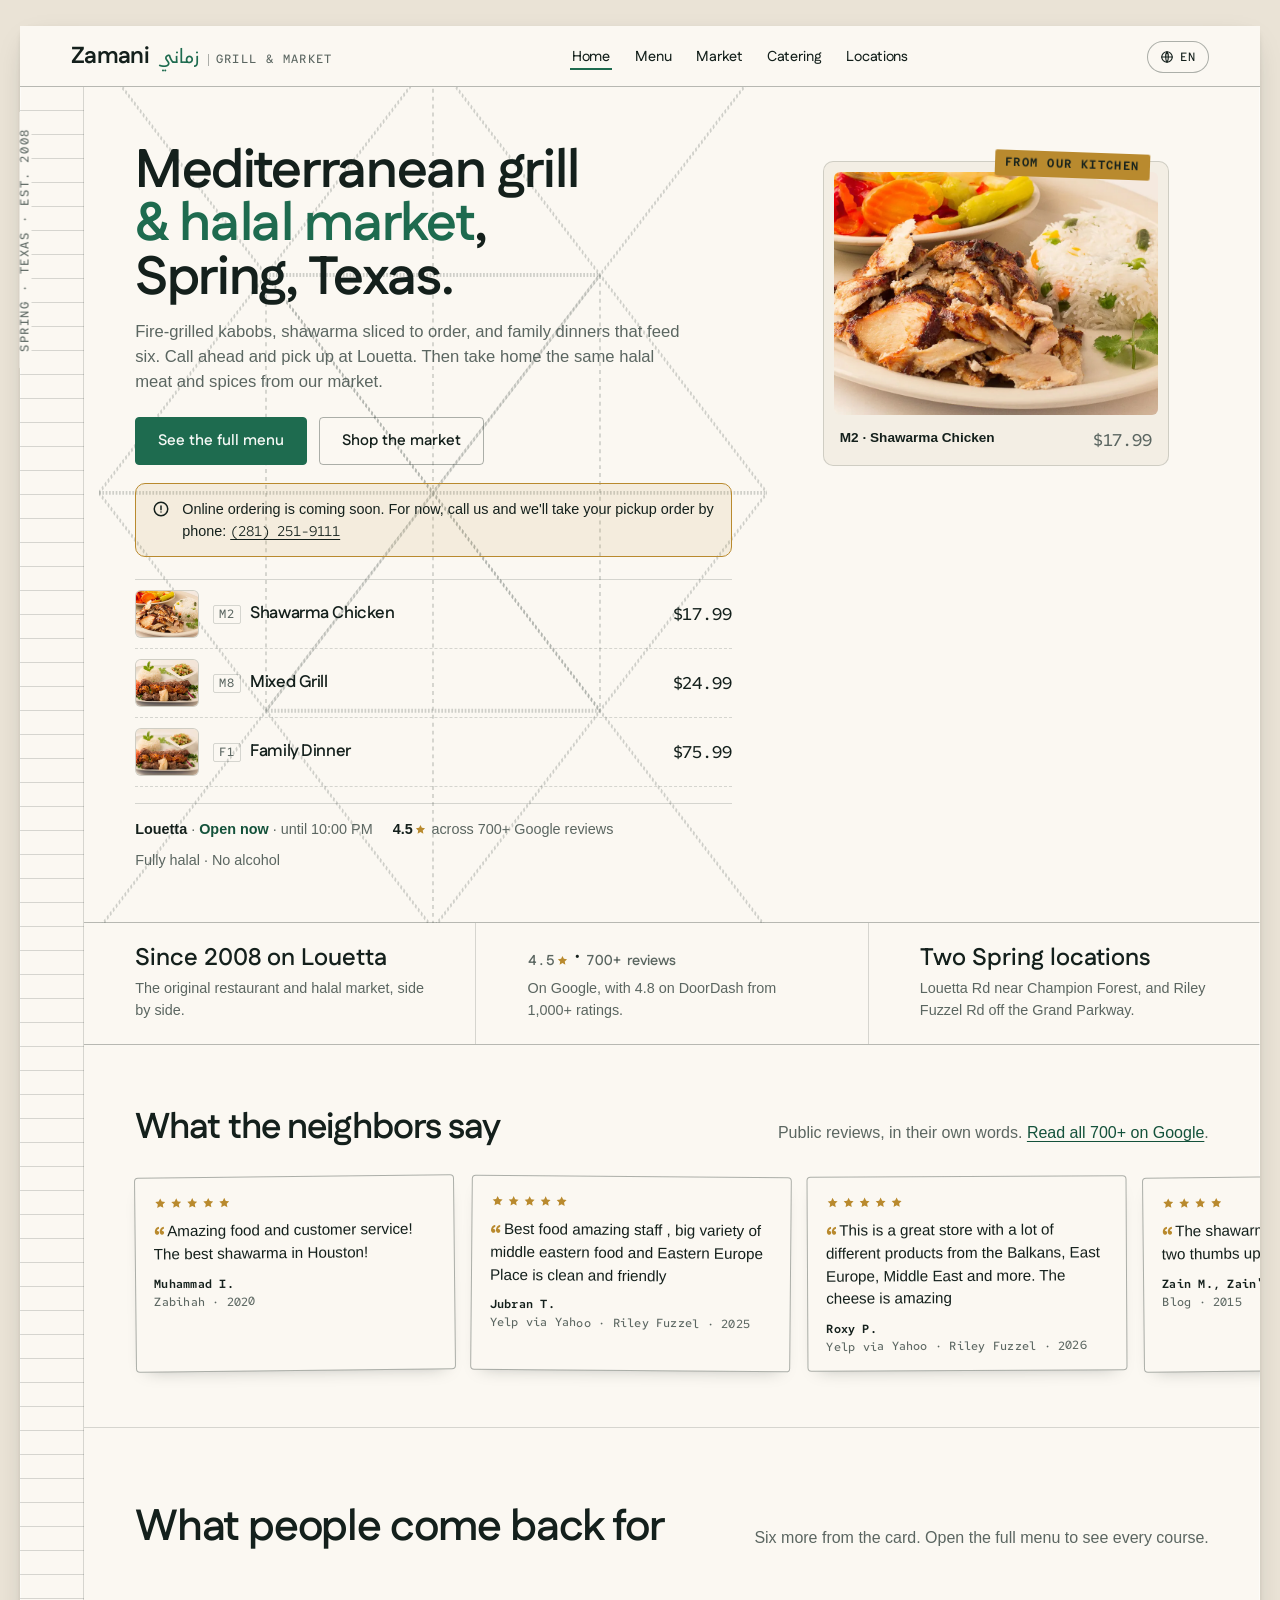
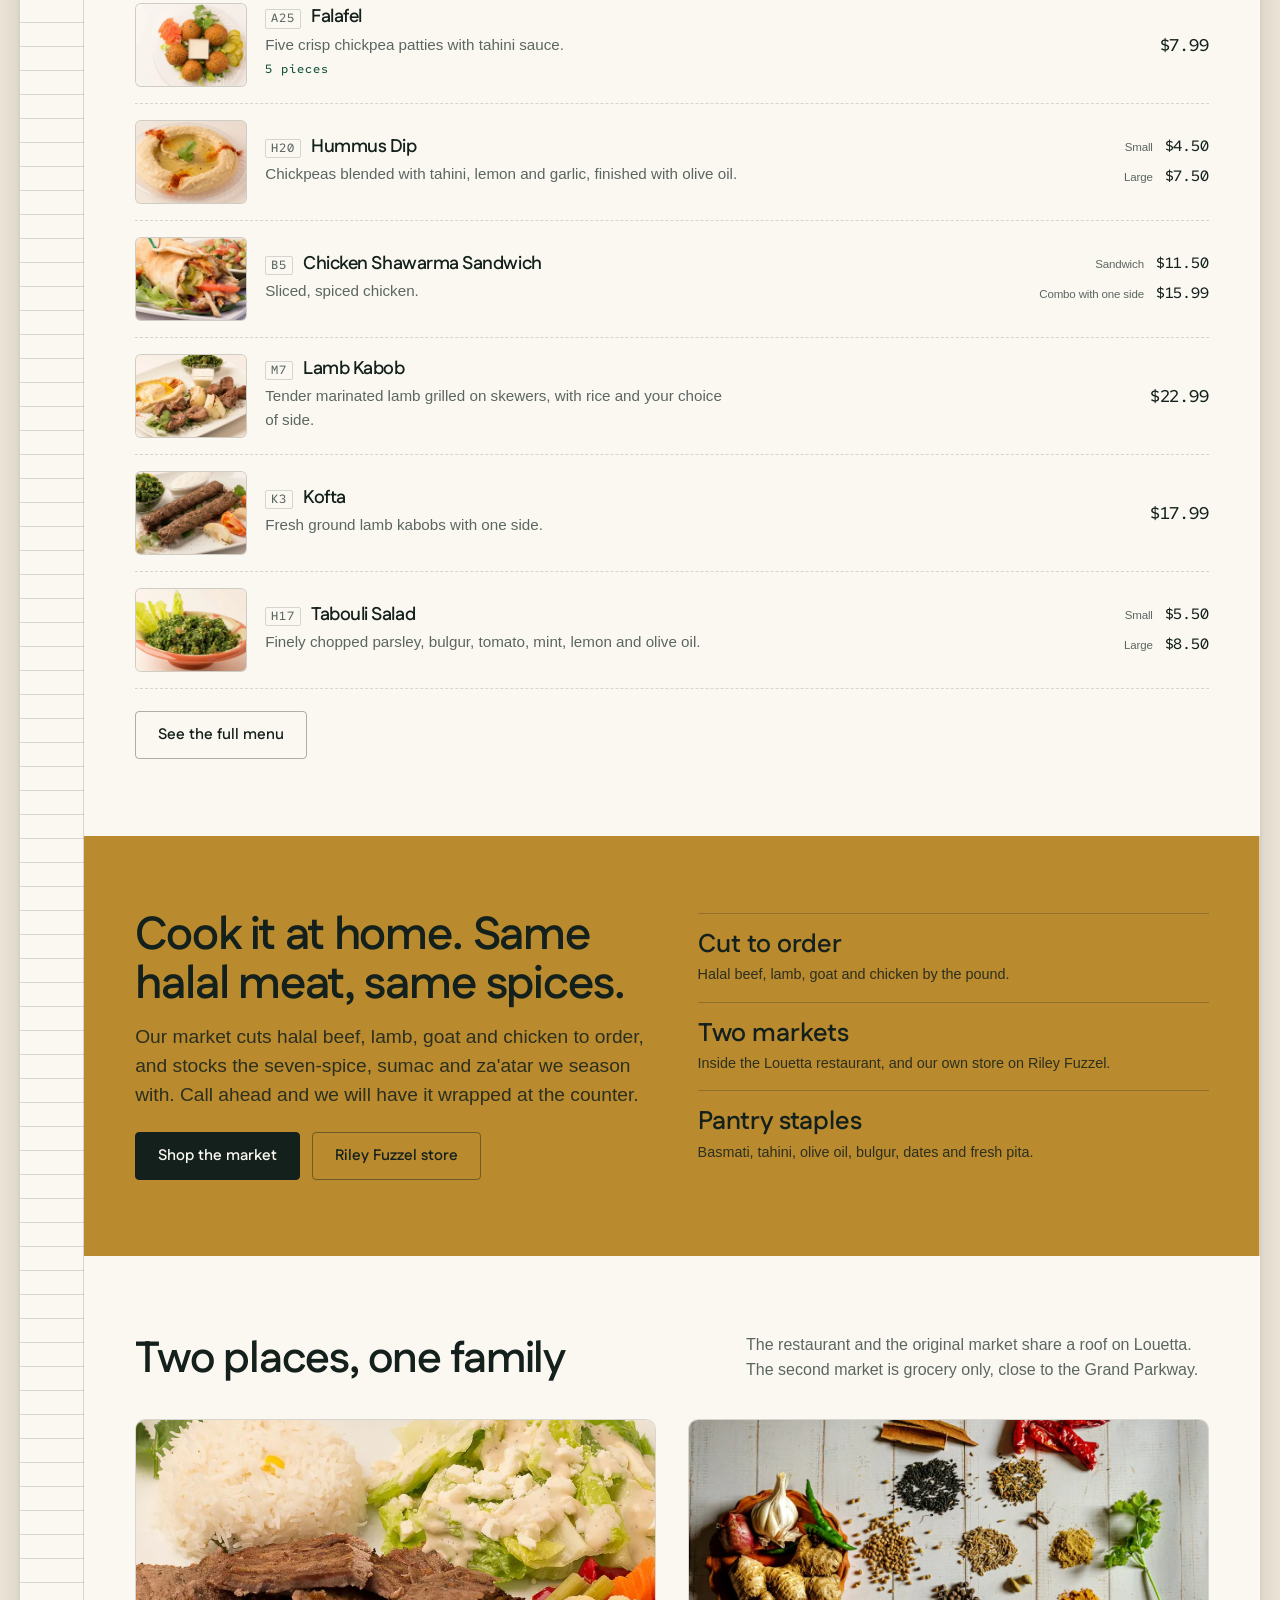
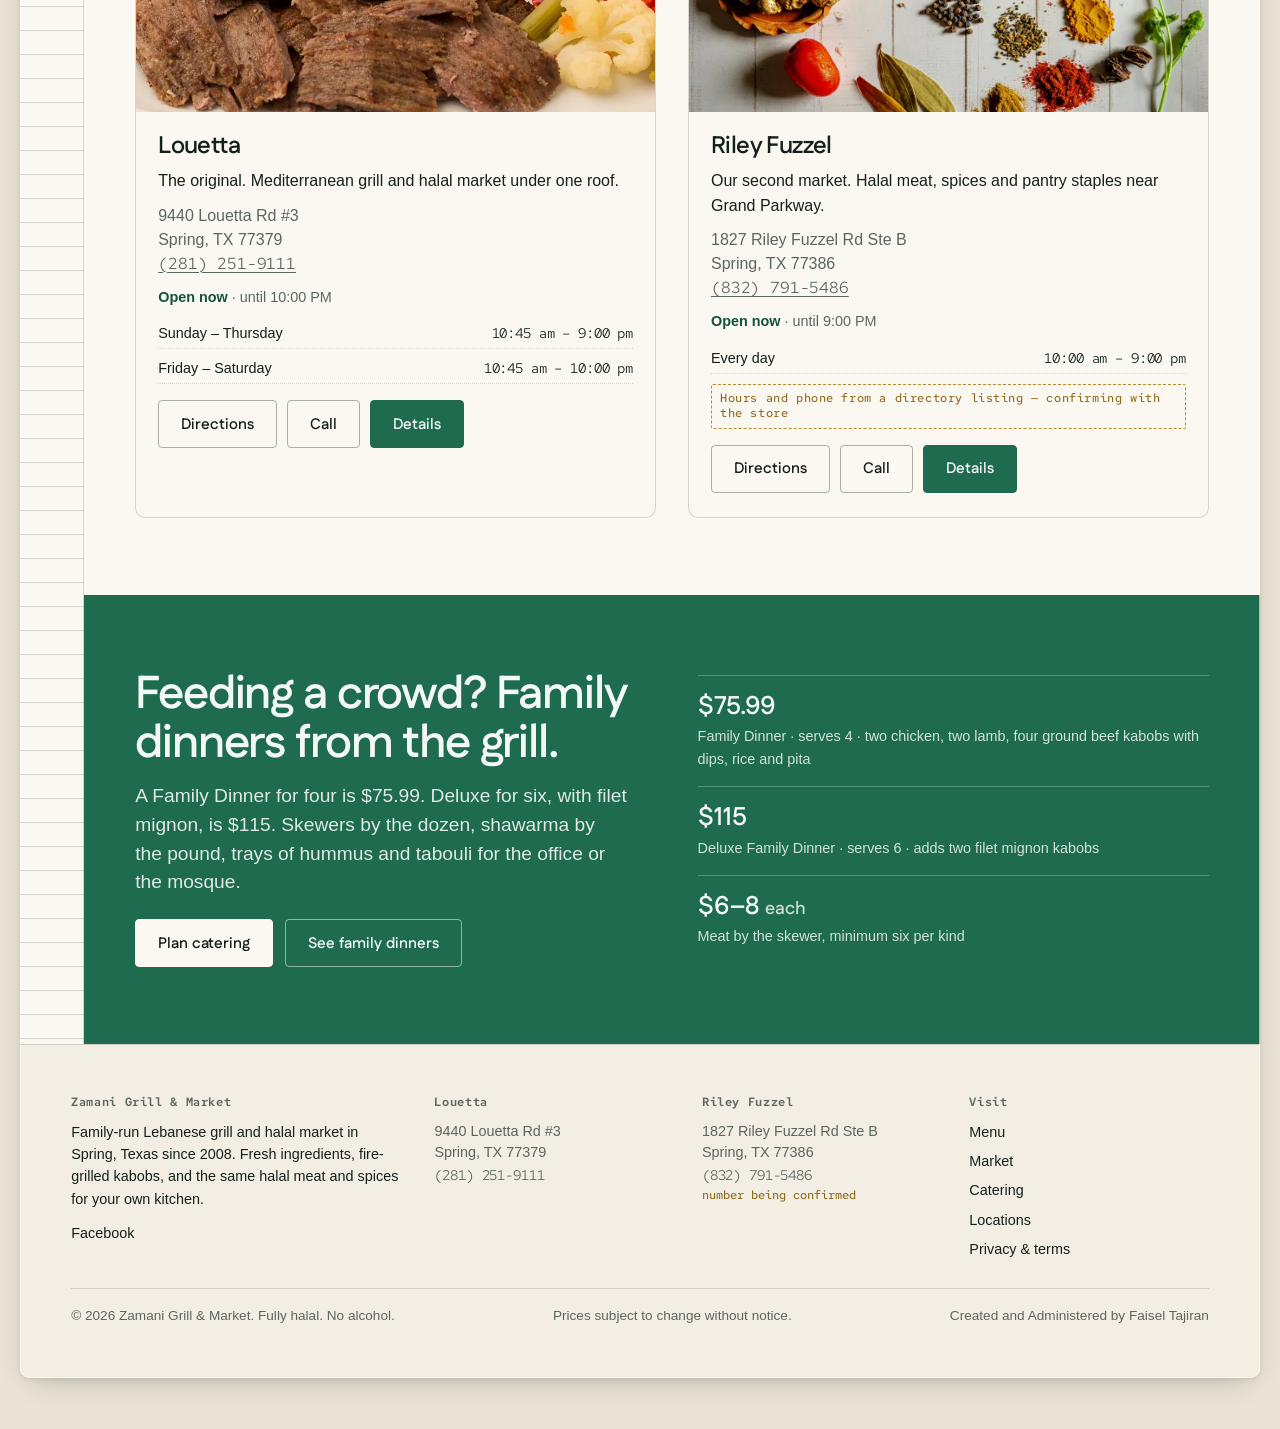
<file: index.html>
<!doctype html>
<html lang="en" dir="ltr" data-tax="0.0825">
<head>
<title data-i18n="title.home">Zamani Grill &amp; Market · Mediterranean Grill and Halal Market in Spring, TX</title>
<meta name="description" content="Family-run Mediterranean grill and halal market in Spring, Texas. Order shawarma, kabobs and family dinners for pickup, or shop halal meat and spices at our Louetta and Riley Fuzzel locations.">
<meta property="og:title" content="Zamani Grill & Market — Spring, TX">
<meta property="og:description" content="Mediterranean grill and halal market. Dine in or call ahead for pickup. Two Spring locations.">
<meta property="og:image" content="https://zamanigrill.com/img/menu/img-7197.webp">
<meta property="og:type" content="website">
<!-- @head -->
<meta charset="utf-8">
<meta name="viewport" content="width=device-width, initial-scale=1, viewport-fit=cover">
<link rel="icon" href="favicon.svg" type="image/svg+xml">
<link rel="canonical" href="https://zamanigrill.com/">
<link rel="alternate" hreflang="ar" href="https://zamanigrill.com/?lang=ar">
<link rel="alternate" hreflang="fa" href="https://zamanigrill.com/?lang=fa">
<link rel="alternate" hreflang="hi" href="https://zamanigrill.com/?lang=hi">
<link rel="alternate" hreflang="ur" href="https://zamanigrill.com/?lang=ur">
<link rel="alternate" hreflang="en" href="https://zamanigrill.com/">
<link rel="alternate" hreflang="x-default" href="https://zamanigrill.com/">
<meta name="theme-color" content="#FBF8F2">
<link rel="preconnect" href="https://fonts.googleapis.com">
<link rel="preconnect" href="https://fonts.gstatic.com" crossorigin>
<link rel="stylesheet" href="https://fonts.googleapis.com/css2?family=Fustat:wght@500..700&family=Red+Hat+Mono:wght@400;500&display=swap">
<link rel="stylesheet" href="css/site.css">
<script>try{var l=localStorage.getItem("zamani-lang");if(l){l=JSON.parse(l);if(l&&l!=="en"){document.documentElement.lang=l;document.documentElement.dir=(l==="hi")?"ltr":"rtl"}}}catch(e){}</script>
<!-- /@head -->
<!-- @jsonld-home -->
<script type="application/ld+json">{"@context":"https://schema.org","@graph":[{"@type":"Organization","@id":"https://zamanigrill.com/#org","name":"Zamani Grill & Market","url":"https://zamanigrill.com/","logo":"https://zamanigrill.com/img/brand/mark.svg","sameAs":["https://www.facebook.com/zamanimarketgrill"]},{"@type":["Restaurant","GroceryStore"],"@id":"https://zamanigrill.com/tx/spring/louetta/#place","name":"Zamani Grill & Market — Louetta","url":"https://zamanigrill.com/tx/spring/louetta/","telephone":"+12812519111","image":"https://zamanigrill.com/img/menu/img-78671.webp","servesCuisine":["Lebanese","Mediterranean","Middle Eastern","Halal"],"priceRange":"$$","acceptsReservations":false,"address":{"@type":"PostalAddress","streetAddress":"9440 Louetta Rd #3","addressLocality":"Spring","addressRegion":"TX","postalCode":"77379","addressCountry":"US"},"geo":{"@type":"GeoCoordinates","latitude":30.0145,"longitude":-95.5413},"openingHoursSpecification":[{"@type":"OpeningHoursSpecification","dayOfWeek":["Sunday","Monday","Tuesday","Wednesday","Thursday"],"opens":"10:45","closes":"21:00"},{"@type":"OpeningHoursSpecification","dayOfWeek":["Friday","Saturday"],"opens":"10:45","closes":"22:00"}],"hasMap":"https://www.google.com/maps/search/?api=1&query=Zamani+Grill+9440+Louetta+Rd+%233+Spring+TX+77379","parentOrganization":{"@id":"https://zamanigrill.com/#org"},"hasMenu":"https://zamanigrill.com/menu"},{"@type":"GroceryStore","@id":"https://zamanigrill.com/tx/spring/riley-fuzzel/#place","name":"Zamani International Market — Riley Fuzzel","url":"https://zamanigrill.com/tx/spring/riley-fuzzel/","image":"https://zamanigrill.com/img/market/spices-white.webp","priceRange":"$$","acceptsReservations":false,"address":{"@type":"PostalAddress","streetAddress":"1827 Riley Fuzzel Rd Ste B","addressLocality":"Spring","addressRegion":"TX","postalCode":"77386","addressCountry":"US"},"geo":{"@type":"GeoCoordinates","latitude":30.105,"longitude":-95.415},"openingHoursSpecification":[{"@type":"OpeningHoursSpecification","dayOfWeek":["Sunday","Monday","Tuesday","Wednesday","Thursday","Friday","Saturday"],"opens":"10:00","closes":"21:00"}],"hasMap":"https://www.google.com/maps/search/?api=1&query=Zamani+International+Market+1827+Riley+Fuzzel+Rd+Ste+B+Spring+TX+77386","parentOrganization":{"@id":"https://zamanigrill.com/#org"}}]}</script>
<!-- /@jsonld-home -->
</head>
<body class="page-home">
<!-- @contract -->
<!--
  DIRECTION CONTRACT — Levant Menu Card (seed 0db87a8c)
  THESIS: The menu is the page. A bright card of typography where every dish, price and pickup time is already set, English and
  Arabic at equal weight, and the photo is the garnish. It refuses the full-bleed food hero with an "Order Online" button.
  OWN-WORLD: Card stock #FBF8F2 as a shadowed sheet on a darker counter; ink #14201C; one cedar green #1E6B4F that owns whole
  regions (order rail, catering band); brass #B98A2E for the market; hairline rules, dashed dish leaders, tabular Red Hat Mono
  prices; Fustat for Latin and Arabic; round stamp "add", pill quantity, square remove; a left ruler rail aligning every course.
  STORY: A hungry neighbor sees the first course and its prices in one glance, adds in one tap, pays on the kitchen's own
  Priority payment page, and learns the same halal meat is sold next door.
  FIRST VIEWPORT: Left 7/12: wordmark, headline, lede, two actions, open-now line. Right 5/12: one framed dish photo cycling
  through the owner's own studio shots under a brass stamp. Phone: frame first, headline, cedar order rail pinned to the bottom.
  FORM: Levant Menu Card, candidate 7 of 7 on the grounded list, assigned by the roll; built code-led.
  FINISH: unreviewed and undocumented is unfinished; this build ends with the finish review, the verdict, DESIGN.md, and every
  shipping raster carrying its provenance.
-->
<!-- /@contract -->
<div class="sheet">
<!-- @header -->
<header class="top">
  <a class="wordmark" href="./" aria-label="Zamani Grill & Market, home"><span class="lat">Zamani</span><span class="ar" lang="ar" aria-hidden="true">زماني</span><span class="sub">Grill &amp; Market</span></a>
  <nav class="nav" aria-label="Site"><a href="./" aria-current="page" data-i18n="nav.home">Home</a><a href="menu" data-i18n="nav.menu">Menu</a><a href="market" data-i18n="nav.market">Market</a><a href="catering" data-i18n="nav.catering">Catering</a><a href="locations" data-i18n="nav.locations">Locations</a></nav>
  <div class="top-actions">
    <details class="lang"><summary aria-label="Language"><svg viewBox="0 0 24 24" fill="none" stroke="currentColor" stroke-width="2" stroke-linecap="round" aria-hidden="true"><circle cx="12" cy="12" r="9"/><path d="M3 12h18M12 3c3 3.5 3 14.5 0 18M12 3c-3 3.5-3 14.5 0 18"/></svg><span class="cur">EN</span></summary><div class="lang-menu" role="group" aria-label="Choose language"></div></details>
    <button type="button" class="cartbtn" data-open-ticket aria-label="Open your ticket"><svg width="16" height="16" viewBox="0 0 24 24" fill="none" stroke="currentColor" stroke-width="2" stroke-linecap="round" stroke-linejoin="round" aria-hidden="true"><path d="M5 3h14v18l-2.3-1.6L14.4 21l-2.4-1.6L9.6 21l-2.3-1.6L5 21z"/><path d="M9 8h6M9 12h6"/></svg><span class="lbl" data-i18n="cart.ticket">Ticket</span><span class="count">0</span></button>
  </div>
</header>
<!-- /@header -->
<div class="grid">
  <div class="rail" aria-hidden="true"><span class="rail-label">Spring · Texas · Est. 2008</span></div>
  <main class="main" id="main">

    <section class="hero">
      <div class="hero-copy">
        <svg class="lattice" viewBox="0 0 400 220" aria-hidden="true" preserveAspectRatio="none">
          <g fill="none" stroke="var(--line-strong)" stroke-width="1" pathLength="1">
            <path d="M0 110 L200 0 L400 110 L200 220 Z"/><path d="M100 55 L300 55 L300 165 L100 165 Z"/><path d="M200 0 V220 M0 110 H400"/>
            <path d="M100 55 L200 110 L300 55 M100 165 L200 110 L300 165"/><path d="M0 0 L400 220 M400 0 L0 220"/>
          </g>
        </svg>
        <h1 data-i18n="hero.h1" data-i18n-html>Mediterranean grill <em>&amp; halal market</em>, Spring, Texas.</h1>
        <p class="lede" data-i18n="hero.lede">Fire-grilled kabobs, shawarma sliced to order, and family dinners that feed six. Call ahead and pick up at Louetta. Then take home the same halal meat and spices from our market.</p>
        <div class="hero-cta">
          <a class="btn" href="menu" data-i18n="fav.full">See the full menu</a>
          <a class="btn ghost" href="market" data-i18n="hero.market">Shop the market</a>
        </div>
        <div class="notice brass" role="note" style="margin-top:18px"><svg viewBox="0 0 24 24" fill="none" stroke="currentColor" stroke-width="2" stroke-linecap="round" aria-hidden="true"><circle cx="12" cy="12" r="9"/><path d="M12 8v5M12 16h.01"/></svg><span><span data-i18n="order.soon">Online ordering is coming soon. For now, call us and we'll take your pickup order by phone:</span> <a href="tel:+12812519111" class="mono" dir="ltr" style="white-space:nowrap">(281) 251-9111</a></span></div>
        <div class="dishes hero-dishes">
          <h2 class="visually-hidden" data-i18n="hero.first">First course</h2>
<!-- @hero-dishes -->
<article class="dish" data-item="{&quot;id&quot;:&quot;M2&quot;,&quot;name&quot;:&quot;Shawarma Chicken&quot;,&quot;kind&quot;:&quot;menu&quot;,&quot;price&quot;:17.99,&quot;choices&quot;:[{&quot;label&quot;:&quot;Side&quot;,&quot;options&quot;:[&quot;House salad&quot;,&quot;Tabouli&quot;,&quot;Hummus&quot;,&quot;Baba ghanouge&quot;,&quot;Rice&quot;,&quot;Fries&quot;,&quot;Cucumbers &amp; yogurt&quot;]}]}" id="item-M2">
  <img class="dish-img" src="img/menu/img-00701-sm.webp" width="480" height="359" alt="Shawarma Chicken" loading="lazy" decoding="async">
  <div class="dish-body"><h3><span class="code">M2</span>Shawarma Chicken</h3><p data-i18n="menu.M2.desc">Sliced chicken shawarma with rice, garlic sauce and your choice of side.</p></div>
  <div class="dish-side"><span class="price">$17.99</span><button type="button" class="add" aria-label="Add Shawarma Chicken"><svg viewBox="0 0 24 24" aria-hidden="true"><path d="M12 5v14M5 12h14"/></svg></button></div>
</article>
<article class="dish" data-item="{&quot;id&quot;:&quot;M8&quot;,&quot;name&quot;:&quot;Mixed Grill&quot;,&quot;kind&quot;:&quot;menu&quot;,&quot;price&quot;:24.99,&quot;choices&quot;:[{&quot;label&quot;:&quot;Side&quot;,&quot;options&quot;:[&quot;House salad&quot;,&quot;Tabouli&quot;,&quot;Hummus&quot;,&quot;Baba ghanouge&quot;,&quot;Rice&quot;,&quot;Fries&quot;,&quot;Cucumbers &amp; yogurt&quot;]}]}" id="item-M8">
  <img class="dish-img" src="img/menu/img-7197-sm.webp" width="480" height="359" alt="Mixed Grill" loading="lazy" decoding="async">
  <div class="dish-body"><h3><span class="code">M8</span>Mixed Grill</h3><p data-i18n="menu.M8.desc">One skewer each of chicken, lamb and ground beef kabob, with rice, garlic sauce and your choice of side.</p></div>
  <div class="dish-side"><span class="price">$24.99</span><button type="button" class="add" aria-label="Add Mixed Grill"><svg viewBox="0 0 24 24" aria-hidden="true"><path d="M12 5v14M5 12h14"/></svg></button></div>
</article>
<article class="dish" data-item="{&quot;id&quot;:&quot;F1&quot;,&quot;name&quot;:&quot;Family Dinner&quot;,&quot;kind&quot;:&quot;menu&quot;,&quot;price&quot;:75.99}" id="item-F1">
  <img class="dish-img" src="img/menu/zamani-mediterranean-grill-spring-01-sm.webp" width="480" height="359" alt="Family Dinner" loading="lazy" decoding="async">
  <div class="dish-body"><h3><span class="code">F1</span>Family Dinner</h3><p data-i18n="menu.F1.desc">Serves 4. Two chicken tika kabobs, two lamb kabobs, four ground beef kabobs, hummus, baba ghanouge, rice, garlic sauce and pita bread.</p><span class="tag">Serves 4</span></div>
  <div class="dish-side"><span class="price">$75.99</span><button type="button" class="add" aria-label="Add Family Dinner"><svg viewBox="0 0 24 24" aria-hidden="true"><path d="M12 5v14M5 12h14"/></svg></button></div>
</article>
<!-- /@hero-dishes -->
        </div>
        <div class="hero-meta">
          <span><b>Louetta</b> · <span data-open-now='[{"dayCodes":["Su","Mo","Tu","We","Th"],"open":"10:45","close":"21:00"},{"dayCodes":["Fr","Sa"],"open":"10:45","close":"22:00"}]'>Sun–Thu 10:45 am–9 pm · Fri–Sat to 10 pm</span></span>
          <span><b class="num">4.5<svg class="star" viewBox="0 0 24 24" aria-hidden="true"><path d="M12 3.5l2.6 5.4 5.9.8-4.3 4.1 1.1 5.9L12 16.9l-5.3 2.8 1.1-5.9-4.3-4.1 5.9-.8z"/></svg></b> <span data-i18n="hero.reviews">across 700+ Google reviews</span></span>
          <span data-i18n="hero.halal">Fully halal · No alcohol</span>
        </div>
      </div>
      <figure class="frame hero-frame" id="hero-frame">
        <span class="stamp" data-i18n="hero.stamp">From our kitchen</span>
        <img src="img/menu/img-00701.webp" width="900" height="674" alt="Sliced chicken shawarma over rice with pickled vegetables" fetchpriority="high" decoding="async">
        <figcaption><b>M2 · Shawarma Chicken</b><span class="price">$17.99</span></figcaption>
      </figure>
    </section>

    <div class="proof">
      <div><b data-i18n="proof.1b">Since 2008 on Louetta</b><span data-i18n="proof.1s">The original restaurant and halal market, side by side.</span></div>
      <div><b><span class="num">4.5<svg class="star" viewBox="0 0 24 24" aria-hidden="true"><path d="M12 3.5l2.6 5.4 5.9.8-4.3 4.1 1.1 5.9L12 16.9l-5.3 2.8 1.1-5.9-4.3-4.1 5.9-.8z"/></svg></span> · <span class="num">700+</span> <span data-i18n="proof.2b">reviews</span></b><span data-i18n="proof.2s">On Google, with 4.8 on DoorDash from 1,000+ ratings.</span></div>
      <div><b data-i18n="proof.3b">Two Spring locations</b><span data-i18n="proof.3s">Louetta Rd near Champion Forest, and Riley Fuzzel Rd off the Grand Parkway.</span></div>
    </div>

    <section class="reviews" aria-labelledby="h-rev">
      <div class="section-head"><h2 id="h-rev" data-i18n="rev.h2">What the neighbors say</h2><p data-i18n="rev.p" data-i18n-html>Public reviews, in their own words. <a href="https://www.google.com/maps/search/?api=1&query=Zamani+Grill+9440+Louetta+Rd+%233+Spring+TX+77379" target="_blank" rel="noopener">Read all 700+ on Google</a>.</p></div>
      <div class="marquee" role="list">
<!-- @reviews -->
<article class="slip" role="listitem"><div class="stars" aria-label="5 out of 5"><svg class="star" viewBox="0 0 24 24" aria-hidden="true"><path d="M12 3.5l2.6 5.4 5.9.8-4.3 4.1 1.1 5.9L12 16.9l-5.3 2.8 1.1-5.9-4.3-4.1 5.9-.8z"/></svg><svg class="star" viewBox="0 0 24 24" aria-hidden="true"><path d="M12 3.5l2.6 5.4 5.9.8-4.3 4.1 1.1 5.9L12 16.9l-5.3 2.8 1.1-5.9-4.3-4.1 5.9-.8z"/></svg><svg class="star" viewBox="0 0 24 24" aria-hidden="true"><path d="M12 3.5l2.6 5.4 5.9.8-4.3 4.1 1.1 5.9L12 16.9l-5.3 2.8 1.1-5.9-4.3-4.1 5.9-.8z"/></svg><svg class="star" viewBox="0 0 24 24" aria-hidden="true"><path d="M12 3.5l2.6 5.4 5.9.8-4.3 4.1 1.1 5.9L12 16.9l-5.3 2.8 1.1-5.9-4.3-4.1 5.9-.8z"/></svg><svg class="star" viewBox="0 0 24 24" aria-hidden="true"><path d="M12 3.5l2.6 5.4 5.9.8-4.3 4.1 1.1 5.9L12 16.9l-5.3 2.8 1.1-5.9-4.3-4.1 5.9-.8z"/></svg></div><blockquote lang="en">Amazing food and customer service! The best shawarma in Houston!</blockquote><footer><b>Muhammad I.</b><span>Zabihah · 2020</span></footer></article><article class="slip" role="listitem"><div class="stars" aria-label="5 out of 5"><svg class="star" viewBox="0 0 24 24" aria-hidden="true"><path d="M12 3.5l2.6 5.4 5.9.8-4.3 4.1 1.1 5.9L12 16.9l-5.3 2.8 1.1-5.9-4.3-4.1 5.9-.8z"/></svg><svg class="star" viewBox="0 0 24 24" aria-hidden="true"><path d="M12 3.5l2.6 5.4 5.9.8-4.3 4.1 1.1 5.9L12 16.9l-5.3 2.8 1.1-5.9-4.3-4.1 5.9-.8z"/></svg><svg class="star" viewBox="0 0 24 24" aria-hidden="true"><path d="M12 3.5l2.6 5.4 5.9.8-4.3 4.1 1.1 5.9L12 16.9l-5.3 2.8 1.1-5.9-4.3-4.1 5.9-.8z"/></svg><svg class="star" viewBox="0 0 24 24" aria-hidden="true"><path d="M12 3.5l2.6 5.4 5.9.8-4.3 4.1 1.1 5.9L12 16.9l-5.3 2.8 1.1-5.9-4.3-4.1 5.9-.8z"/></svg><svg class="star" viewBox="0 0 24 24" aria-hidden="true"><path d="M12 3.5l2.6 5.4 5.9.8-4.3 4.1 1.1 5.9L12 16.9l-5.3 2.8 1.1-5.9-4.3-4.1 5.9-.8z"/></svg></div><blockquote lang="en">Best food amazing staff , big variety of middle eastern food and Eastern Europe Place is clean and friendly</blockquote><footer><b>Jubran T.</b><span>Yelp via Yahoo · Riley Fuzzel · 2025</span></footer></article><article class="slip" role="listitem"><div class="stars" aria-label="5 out of 5"><svg class="star" viewBox="0 0 24 24" aria-hidden="true"><path d="M12 3.5l2.6 5.4 5.9.8-4.3 4.1 1.1 5.9L12 16.9l-5.3 2.8 1.1-5.9-4.3-4.1 5.9-.8z"/></svg><svg class="star" viewBox="0 0 24 24" aria-hidden="true"><path d="M12 3.5l2.6 5.4 5.9.8-4.3 4.1 1.1 5.9L12 16.9l-5.3 2.8 1.1-5.9-4.3-4.1 5.9-.8z"/></svg><svg class="star" viewBox="0 0 24 24" aria-hidden="true"><path d="M12 3.5l2.6 5.4 5.9.8-4.3 4.1 1.1 5.9L12 16.9l-5.3 2.8 1.1-5.9-4.3-4.1 5.9-.8z"/></svg><svg class="star" viewBox="0 0 24 24" aria-hidden="true"><path d="M12 3.5l2.6 5.4 5.9.8-4.3 4.1 1.1 5.9L12 16.9l-5.3 2.8 1.1-5.9-4.3-4.1 5.9-.8z"/></svg><svg class="star" viewBox="0 0 24 24" aria-hidden="true"><path d="M12 3.5l2.6 5.4 5.9.8-4.3 4.1 1.1 5.9L12 16.9l-5.3 2.8 1.1-5.9-4.3-4.1 5.9-.8z"/></svg></div><blockquote lang="en">This is a great store with a lot of different products from the Balkans, East Europe, Middle East and more. The cheese is amazing</blockquote><footer><b>Roxy P.</b><span>Yelp via Yahoo · Riley Fuzzel · 2026</span></footer></article><article class="slip" role="listitem"><div class="stars" aria-label="4 out of 5"><svg class="star" viewBox="0 0 24 24" aria-hidden="true"><path d="M12 3.5l2.6 5.4 5.9.8-4.3 4.1 1.1 5.9L12 16.9l-5.3 2.8 1.1-5.9-4.3-4.1 5.9-.8z"/></svg><svg class="star" viewBox="0 0 24 24" aria-hidden="true"><path d="M12 3.5l2.6 5.4 5.9.8-4.3 4.1 1.1 5.9L12 16.9l-5.3 2.8 1.1-5.9-4.3-4.1 5.9-.8z"/></svg><svg class="star" viewBox="0 0 24 24" aria-hidden="true"><path d="M12 3.5l2.6 5.4 5.9.8-4.3 4.1 1.1 5.9L12 16.9l-5.3 2.8 1.1-5.9-4.3-4.1 5.9-.8z"/></svg><svg class="star" viewBox="0 0 24 24" aria-hidden="true"><path d="M12 3.5l2.6 5.4 5.9.8-4.3 4.1 1.1 5.9L12 16.9l-5.3 2.8 1.1-5.9-4.3-4.1 5.9-.8z"/></svg></div><blockquote lang="en">The shawarma was great! ... Overall, two thumbs up.</blockquote><footer><b>Zain M., Zain&#39;s Halal Reviews</b><span>Blog · 2015</span></footer></article><article class="slip" role="listitem"><div class="stars" aria-label="5 out of 5"><svg class="star" viewBox="0 0 24 24" aria-hidden="true"><path d="M12 3.5l2.6 5.4 5.9.8-4.3 4.1 1.1 5.9L12 16.9l-5.3 2.8 1.1-5.9-4.3-4.1 5.9-.8z"/></svg><svg class="star" viewBox="0 0 24 24" aria-hidden="true"><path d="M12 3.5l2.6 5.4 5.9.8-4.3 4.1 1.1 5.9L12 16.9l-5.3 2.8 1.1-5.9-4.3-4.1 5.9-.8z"/></svg><svg class="star" viewBox="0 0 24 24" aria-hidden="true"><path d="M12 3.5l2.6 5.4 5.9.8-4.3 4.1 1.1 5.9L12 16.9l-5.3 2.8 1.1-5.9-4.3-4.1 5.9-.8z"/></svg><svg class="star" viewBox="0 0 24 24" aria-hidden="true"><path d="M12 3.5l2.6 5.4 5.9.8-4.3 4.1 1.1 5.9L12 16.9l-5.3 2.8 1.1-5.9-4.3-4.1 5.9-.8z"/></svg><svg class="star" viewBox="0 0 24 24" aria-hidden="true"><path d="M12 3.5l2.6 5.4 5.9.8-4.3 4.1 1.1 5.9L12 16.9l-5.3 2.8 1.1-5.9-4.3-4.1 5.9-.8z"/></svg></div><blockquote lang="en">Came here for the first time. Has a good variety of spices and international snacks. I like the Russian wafers they have, my go to purchase.</blockquote><footer><b>Nessa H.</b><span>Yelp via Yahoo · Riley Fuzzel · 2026</span></footer></article><article class="slip" role="listitem"><div class="stars" aria-label="4 out of 5"><svg class="star" viewBox="0 0 24 24" aria-hidden="true"><path d="M12 3.5l2.6 5.4 5.9.8-4.3 4.1 1.1 5.9L12 16.9l-5.3 2.8 1.1-5.9-4.3-4.1 5.9-.8z"/></svg><svg class="star" viewBox="0 0 24 24" aria-hidden="true"><path d="M12 3.5l2.6 5.4 5.9.8-4.3 4.1 1.1 5.9L12 16.9l-5.3 2.8 1.1-5.9-4.3-4.1 5.9-.8z"/></svg><svg class="star" viewBox="0 0 24 24" aria-hidden="true"><path d="M12 3.5l2.6 5.4 5.9.8-4.3 4.1 1.1 5.9L12 16.9l-5.3 2.8 1.1-5.9-4.3-4.1 5.9-.8z"/></svg><svg class="star" viewBox="0 0 24 24" aria-hidden="true"><path d="M12 3.5l2.6 5.4 5.9.8-4.3 4.1 1.1 5.9L12 16.9l-5.3 2.8 1.1-5.9-4.3-4.1 5.9-.8z"/></svg></div><blockquote lang="en">Good platters. I liked their sauces that complement the food very well. They have good beef and Chicken shwarma / platters.</blockquote><footer><b>Muazzam S.</b><span>Zabihah · 2017</span></footer></article><article class="slip" role="listitem"><div class="stars" aria-label="5 out of 5"><svg class="star" viewBox="0 0 24 24" aria-hidden="true"><path d="M12 3.5l2.6 5.4 5.9.8-4.3 4.1 1.1 5.9L12 16.9l-5.3 2.8 1.1-5.9-4.3-4.1 5.9-.8z"/></svg><svg class="star" viewBox="0 0 24 24" aria-hidden="true"><path d="M12 3.5l2.6 5.4 5.9.8-4.3 4.1 1.1 5.9L12 16.9l-5.3 2.8 1.1-5.9-4.3-4.1 5.9-.8z"/></svg><svg class="star" viewBox="0 0 24 24" aria-hidden="true"><path d="M12 3.5l2.6 5.4 5.9.8-4.3 4.1 1.1 5.9L12 16.9l-5.3 2.8 1.1-5.9-4.3-4.1 5.9-.8z"/></svg><svg class="star" viewBox="0 0 24 24" aria-hidden="true"><path d="M12 3.5l2.6 5.4 5.9.8-4.3 4.1 1.1 5.9L12 16.9l-5.3 2.8 1.1-5.9-4.3-4.1 5.9-.8z"/></svg><svg class="star" viewBox="0 0 24 24" aria-hidden="true"><path d="M12 3.5l2.6 5.4 5.9.8-4.3 4.1 1.1 5.9L12 16.9l-5.3 2.8 1.1-5.9-4.3-4.1 5.9-.8z"/></svg></div><blockquote lang="en">This is one of the better Arabic restaurants in Houston. Ive been to a lot of Arabic restaurants and this one is one of the best.</blockquote><footer><b>Halal Foodie</b><span>Zabihah · 2008</span></footer></article><article class="slip" role="listitem"><div class="stars" aria-label="4 out of 5"><svg class="star" viewBox="0 0 24 24" aria-hidden="true"><path d="M12 3.5l2.6 5.4 5.9.8-4.3 4.1 1.1 5.9L12 16.9l-5.3 2.8 1.1-5.9-4.3-4.1 5.9-.8z"/></svg><svg class="star" viewBox="0 0 24 24" aria-hidden="true"><path d="M12 3.5l2.6 5.4 5.9.8-4.3 4.1 1.1 5.9L12 16.9l-5.3 2.8 1.1-5.9-4.3-4.1 5.9-.8z"/></svg><svg class="star" viewBox="0 0 24 24" aria-hidden="true"><path d="M12 3.5l2.6 5.4 5.9.8-4.3 4.1 1.1 5.9L12 16.9l-5.3 2.8 1.1-5.9-4.3-4.1 5.9-.8z"/></svg><svg class="star" viewBox="0 0 24 24" aria-hidden="true"><path d="M12 3.5l2.6 5.4 5.9.8-4.3 4.1 1.1 5.9L12 16.9l-5.3 2.8 1.1-5.9-4.3-4.1 5.9-.8z"/></svg></div><blockquote lang="en">It&#39;s very casual but very clean. I&#39;ve seen a lot of non-Muslims that eat here, too, so anyone with a Western taste will like it as well.</blockquote><footer><b>M. O.</b><span>Zabihah · 2005</span></footer></article><article class="slip" role="listitem"><div class="stars" aria-label="4 out of 5"><svg class="star" viewBox="0 0 24 24" aria-hidden="true"><path d="M12 3.5l2.6 5.4 5.9.8-4.3 4.1 1.1 5.9L12 16.9l-5.3 2.8 1.1-5.9-4.3-4.1 5.9-.8z"/></svg><svg class="star" viewBox="0 0 24 24" aria-hidden="true"><path d="M12 3.5l2.6 5.4 5.9.8-4.3 4.1 1.1 5.9L12 16.9l-5.3 2.8 1.1-5.9-4.3-4.1 5.9-.8z"/></svg><svg class="star" viewBox="0 0 24 24" aria-hidden="true"><path d="M12 3.5l2.6 5.4 5.9.8-4.3 4.1 1.1 5.9L12 16.9l-5.3 2.8 1.1-5.9-4.3-4.1 5.9-.8z"/></svg><svg class="star" viewBox="0 0 24 24" aria-hidden="true"><path d="M12 3.5l2.6 5.4 5.9.8-4.3 4.1 1.1 5.9L12 16.9l-5.3 2.8 1.1-5.9-4.3-4.1 5.9-.8z"/></svg></div><blockquote lang="en">Good, fast food style. The kebab/shwarma sandwiches and platters are good, and reasonably priced.</blockquote><footer><b>Irfan A.</b><span>Zabihah · 2005</span></footer></article><div class="marquee-copy" aria-hidden="true" style="display:contents"><article class="slip"><div class="stars" aria-label="5 out of 5"><svg class="star" viewBox="0 0 24 24" aria-hidden="true"><path d="M12 3.5l2.6 5.4 5.9.8-4.3 4.1 1.1 5.9L12 16.9l-5.3 2.8 1.1-5.9-4.3-4.1 5.9-.8z"/></svg><svg class="star" viewBox="0 0 24 24" aria-hidden="true"><path d="M12 3.5l2.6 5.4 5.9.8-4.3 4.1 1.1 5.9L12 16.9l-5.3 2.8 1.1-5.9-4.3-4.1 5.9-.8z"/></svg><svg class="star" viewBox="0 0 24 24" aria-hidden="true"><path d="M12 3.5l2.6 5.4 5.9.8-4.3 4.1 1.1 5.9L12 16.9l-5.3 2.8 1.1-5.9-4.3-4.1 5.9-.8z"/></svg><svg class="star" viewBox="0 0 24 24" aria-hidden="true"><path d="M12 3.5l2.6 5.4 5.9.8-4.3 4.1 1.1 5.9L12 16.9l-5.3 2.8 1.1-5.9-4.3-4.1 5.9-.8z"/></svg><svg class="star" viewBox="0 0 24 24" aria-hidden="true"><path d="M12 3.5l2.6 5.4 5.9.8-4.3 4.1 1.1 5.9L12 16.9l-5.3 2.8 1.1-5.9-4.3-4.1 5.9-.8z"/></svg></div><blockquote lang="en">Amazing food and customer service! The best shawarma in Houston!</blockquote><footer><b>Muhammad I.</b><span>Zabihah · 2020</span></footer></article><article class="slip"><div class="stars" aria-label="5 out of 5"><svg class="star" viewBox="0 0 24 24" aria-hidden="true"><path d="M12 3.5l2.6 5.4 5.9.8-4.3 4.1 1.1 5.9L12 16.9l-5.3 2.8 1.1-5.9-4.3-4.1 5.9-.8z"/></svg><svg class="star" viewBox="0 0 24 24" aria-hidden="true"><path d="M12 3.5l2.6 5.4 5.9.8-4.3 4.1 1.1 5.9L12 16.9l-5.3 2.8 1.1-5.9-4.3-4.1 5.9-.8z"/></svg><svg class="star" viewBox="0 0 24 24" aria-hidden="true"><path d="M12 3.5l2.6 5.4 5.9.8-4.3 4.1 1.1 5.9L12 16.9l-5.3 2.8 1.1-5.9-4.3-4.1 5.9-.8z"/></svg><svg class="star" viewBox="0 0 24 24" aria-hidden="true"><path d="M12 3.5l2.6 5.4 5.9.8-4.3 4.1 1.1 5.9L12 16.9l-5.3 2.8 1.1-5.9-4.3-4.1 5.9-.8z"/></svg><svg class="star" viewBox="0 0 24 24" aria-hidden="true"><path d="M12 3.5l2.6 5.4 5.9.8-4.3 4.1 1.1 5.9L12 16.9l-5.3 2.8 1.1-5.9-4.3-4.1 5.9-.8z"/></svg></div><blockquote lang="en">Best food amazing staff , big variety of middle eastern food and Eastern Europe Place is clean and friendly</blockquote><footer><b>Jubran T.</b><span>Yelp via Yahoo · Riley Fuzzel · 2025</span></footer></article><article class="slip"><div class="stars" aria-label="5 out of 5"><svg class="star" viewBox="0 0 24 24" aria-hidden="true"><path d="M12 3.5l2.6 5.4 5.9.8-4.3 4.1 1.1 5.9L12 16.9l-5.3 2.8 1.1-5.9-4.3-4.1 5.9-.8z"/></svg><svg class="star" viewBox="0 0 24 24" aria-hidden="true"><path d="M12 3.5l2.6 5.4 5.9.8-4.3 4.1 1.1 5.9L12 16.9l-5.3 2.8 1.1-5.9-4.3-4.1 5.9-.8z"/></svg><svg class="star" viewBox="0 0 24 24" aria-hidden="true"><path d="M12 3.5l2.6 5.4 5.9.8-4.3 4.1 1.1 5.9L12 16.9l-5.3 2.8 1.1-5.9-4.3-4.1 5.9-.8z"/></svg><svg class="star" viewBox="0 0 24 24" aria-hidden="true"><path d="M12 3.5l2.6 5.4 5.9.8-4.3 4.1 1.1 5.9L12 16.9l-5.3 2.8 1.1-5.9-4.3-4.1 5.9-.8z"/></svg><svg class="star" viewBox="0 0 24 24" aria-hidden="true"><path d="M12 3.5l2.6 5.4 5.9.8-4.3 4.1 1.1 5.9L12 16.9l-5.3 2.8 1.1-5.9-4.3-4.1 5.9-.8z"/></svg></div><blockquote lang="en">This is a great store with a lot of different products from the Balkans, East Europe, Middle East and more. The cheese is amazing</blockquote><footer><b>Roxy P.</b><span>Yelp via Yahoo · Riley Fuzzel · 2026</span></footer></article><article class="slip"><div class="stars" aria-label="4 out of 5"><svg class="star" viewBox="0 0 24 24" aria-hidden="true"><path d="M12 3.5l2.6 5.4 5.9.8-4.3 4.1 1.1 5.9L12 16.9l-5.3 2.8 1.1-5.9-4.3-4.1 5.9-.8z"/></svg><svg class="star" viewBox="0 0 24 24" aria-hidden="true"><path d="M12 3.5l2.6 5.4 5.9.8-4.3 4.1 1.1 5.9L12 16.9l-5.3 2.8 1.1-5.9-4.3-4.1 5.9-.8z"/></svg><svg class="star" viewBox="0 0 24 24" aria-hidden="true"><path d="M12 3.5l2.6 5.4 5.9.8-4.3 4.1 1.1 5.9L12 16.9l-5.3 2.8 1.1-5.9-4.3-4.1 5.9-.8z"/></svg><svg class="star" viewBox="0 0 24 24" aria-hidden="true"><path d="M12 3.5l2.6 5.4 5.9.8-4.3 4.1 1.1 5.9L12 16.9l-5.3 2.8 1.1-5.9-4.3-4.1 5.9-.8z"/></svg></div><blockquote lang="en">The shawarma was great! ... Overall, two thumbs up.</blockquote><footer><b>Zain M., Zain&#39;s Halal Reviews</b><span>Blog · 2015</span></footer></article><article class="slip"><div class="stars" aria-label="5 out of 5"><svg class="star" viewBox="0 0 24 24" aria-hidden="true"><path d="M12 3.5l2.6 5.4 5.9.8-4.3 4.1 1.1 5.9L12 16.9l-5.3 2.8 1.1-5.9-4.3-4.1 5.9-.8z"/></svg><svg class="star" viewBox="0 0 24 24" aria-hidden="true"><path d="M12 3.5l2.6 5.4 5.9.8-4.3 4.1 1.1 5.9L12 16.9l-5.3 2.8 1.1-5.9-4.3-4.1 5.9-.8z"/></svg><svg class="star" viewBox="0 0 24 24" aria-hidden="true"><path d="M12 3.5l2.6 5.4 5.9.8-4.3 4.1 1.1 5.9L12 16.9l-5.3 2.8 1.1-5.9-4.3-4.1 5.9-.8z"/></svg><svg class="star" viewBox="0 0 24 24" aria-hidden="true"><path d="M12 3.5l2.6 5.4 5.9.8-4.3 4.1 1.1 5.9L12 16.9l-5.3 2.8 1.1-5.9-4.3-4.1 5.9-.8z"/></svg><svg class="star" viewBox="0 0 24 24" aria-hidden="true"><path d="M12 3.5l2.6 5.4 5.9.8-4.3 4.1 1.1 5.9L12 16.9l-5.3 2.8 1.1-5.9-4.3-4.1 5.9-.8z"/></svg></div><blockquote lang="en">Came here for the first time. Has a good variety of spices and international snacks. I like the Russian wafers they have, my go to purchase.</blockquote><footer><b>Nessa H.</b><span>Yelp via Yahoo · Riley Fuzzel · 2026</span></footer></article><article class="slip"><div class="stars" aria-label="4 out of 5"><svg class="star" viewBox="0 0 24 24" aria-hidden="true"><path d="M12 3.5l2.6 5.4 5.9.8-4.3 4.1 1.1 5.9L12 16.9l-5.3 2.8 1.1-5.9-4.3-4.1 5.9-.8z"/></svg><svg class="star" viewBox="0 0 24 24" aria-hidden="true"><path d="M12 3.5l2.6 5.4 5.9.8-4.3 4.1 1.1 5.9L12 16.9l-5.3 2.8 1.1-5.9-4.3-4.1 5.9-.8z"/></svg><svg class="star" viewBox="0 0 24 24" aria-hidden="true"><path d="M12 3.5l2.6 5.4 5.9.8-4.3 4.1 1.1 5.9L12 16.9l-5.3 2.8 1.1-5.9-4.3-4.1 5.9-.8z"/></svg><svg class="star" viewBox="0 0 24 24" aria-hidden="true"><path d="M12 3.5l2.6 5.4 5.9.8-4.3 4.1 1.1 5.9L12 16.9l-5.3 2.8 1.1-5.9-4.3-4.1 5.9-.8z"/></svg></div><blockquote lang="en">Good platters. I liked their sauces that complement the food very well. They have good beef and Chicken shwarma / platters.</blockquote><footer><b>Muazzam S.</b><span>Zabihah · 2017</span></footer></article><article class="slip"><div class="stars" aria-label="5 out of 5"><svg class="star" viewBox="0 0 24 24" aria-hidden="true"><path d="M12 3.5l2.6 5.4 5.9.8-4.3 4.1 1.1 5.9L12 16.9l-5.3 2.8 1.1-5.9-4.3-4.1 5.9-.8z"/></svg><svg class="star" viewBox="0 0 24 24" aria-hidden="true"><path d="M12 3.5l2.6 5.4 5.9.8-4.3 4.1 1.1 5.9L12 16.9l-5.3 2.8 1.1-5.9-4.3-4.1 5.9-.8z"/></svg><svg class="star" viewBox="0 0 24 24" aria-hidden="true"><path d="M12 3.5l2.6 5.4 5.9.8-4.3 4.1 1.1 5.9L12 16.9l-5.3 2.8 1.1-5.9-4.3-4.1 5.9-.8z"/></svg><svg class="star" viewBox="0 0 24 24" aria-hidden="true"><path d="M12 3.5l2.6 5.4 5.9.8-4.3 4.1 1.1 5.9L12 16.9l-5.3 2.8 1.1-5.9-4.3-4.1 5.9-.8z"/></svg><svg class="star" viewBox="0 0 24 24" aria-hidden="true"><path d="M12 3.5l2.6 5.4 5.9.8-4.3 4.1 1.1 5.9L12 16.9l-5.3 2.8 1.1-5.9-4.3-4.1 5.9-.8z"/></svg></div><blockquote lang="en">This is one of the better Arabic restaurants in Houston. Ive been to a lot of Arabic restaurants and this one is one of the best.</blockquote><footer><b>Halal Foodie</b><span>Zabihah · 2008</span></footer></article><article class="slip"><div class="stars" aria-label="4 out of 5"><svg class="star" viewBox="0 0 24 24" aria-hidden="true"><path d="M12 3.5l2.6 5.4 5.9.8-4.3 4.1 1.1 5.9L12 16.9l-5.3 2.8 1.1-5.9-4.3-4.1 5.9-.8z"/></svg><svg class="star" viewBox="0 0 24 24" aria-hidden="true"><path d="M12 3.5l2.6 5.4 5.9.8-4.3 4.1 1.1 5.9L12 16.9l-5.3 2.8 1.1-5.9-4.3-4.1 5.9-.8z"/></svg><svg class="star" viewBox="0 0 24 24" aria-hidden="true"><path d="M12 3.5l2.6 5.4 5.9.8-4.3 4.1 1.1 5.9L12 16.9l-5.3 2.8 1.1-5.9-4.3-4.1 5.9-.8z"/></svg><svg class="star" viewBox="0 0 24 24" aria-hidden="true"><path d="M12 3.5l2.6 5.4 5.9.8-4.3 4.1 1.1 5.9L12 16.9l-5.3 2.8 1.1-5.9-4.3-4.1 5.9-.8z"/></svg></div><blockquote lang="en">It&#39;s very casual but very clean. I&#39;ve seen a lot of non-Muslims that eat here, too, so anyone with a Western taste will like it as well.</blockquote><footer><b>M. O.</b><span>Zabihah · 2005</span></footer></article><article class="slip"><div class="stars" aria-label="4 out of 5"><svg class="star" viewBox="0 0 24 24" aria-hidden="true"><path d="M12 3.5l2.6 5.4 5.9.8-4.3 4.1 1.1 5.9L12 16.9l-5.3 2.8 1.1-5.9-4.3-4.1 5.9-.8z"/></svg><svg class="star" viewBox="0 0 24 24" aria-hidden="true"><path d="M12 3.5l2.6 5.4 5.9.8-4.3 4.1 1.1 5.9L12 16.9l-5.3 2.8 1.1-5.9-4.3-4.1 5.9-.8z"/></svg><svg class="star" viewBox="0 0 24 24" aria-hidden="true"><path d="M12 3.5l2.6 5.4 5.9.8-4.3 4.1 1.1 5.9L12 16.9l-5.3 2.8 1.1-5.9-4.3-4.1 5.9-.8z"/></svg><svg class="star" viewBox="0 0 24 24" aria-hidden="true"><path d="M12 3.5l2.6 5.4 5.9.8-4.3 4.1 1.1 5.9L12 16.9l-5.3 2.8 1.1-5.9-4.3-4.1 5.9-.8z"/></svg></div><blockquote lang="en">Good, fast food style. The kebab/shwarma sandwiches and platters are good, and reasonably priced.</blockquote><footer><b>Irfan A.</b><span>Zabihah · 2005</span></footer></article></div>
<!-- /@reviews -->
      </div>
    </section>

    <section class="section" aria-labelledby="h-fav">
      <div class="section-head"><h2 id="h-fav" data-i18n="fav.h2">What people come back for</h2><p data-i18n="fav.p">Six more from the card. Open the full menu to see every course.</p></div>
      <div class="dishes">
<!-- @featured -->
<article class="dish" data-item="{&quot;id&quot;:&quot;A25&quot;,&quot;name&quot;:&quot;Falafel&quot;,&quot;kind&quot;:&quot;menu&quot;,&quot;price&quot;:7.99}" id="item-A25">
  <img class="dish-img" src="img/menu/img-42663-sm.webp" width="480" height="359" alt="Falafel" loading="lazy" decoding="async">
  <div class="dish-body"><h3><span class="code">A25</span>Falafel</h3><p data-i18n="menu.A25.desc">Five crisp chickpea patties with tahini sauce.</p><span class="tag">5 pieces</span></div>
  <div class="dish-side"><span class="price">$7.99</span><button type="button" class="add" aria-label="Add Falafel"><svg viewBox="0 0 24 24" aria-hidden="true"><path d="M12 5v14M5 12h14"/></svg></button></div>
</article>
<article class="dish" data-item="{&quot;id&quot;:&quot;H20&quot;,&quot;name&quot;:&quot;Hummus Dip&quot;,&quot;kind&quot;:&quot;menu&quot;,&quot;variants&quot;:[{&quot;label&quot;:&quot;Small&quot;,&quot;price&quot;:4.5},{&quot;label&quot;:&quot;Large&quot;,&quot;price&quot;:7.5}]}" id="item-H20">
  <img class="dish-img" src="img/menu/img-00341-sm.webp" width="480" height="359" alt="Hummus Dip" loading="lazy" decoding="async">
  <div class="dish-body"><h3><span class="code">H20</span>Hummus Dip</h3><p data-i18n="menu.H20.desc">Chickpeas blended with tahini, lemon and garlic, finished with olive oil.</p></div>
  <div class="dish-side"><div class="variants"><span class="price"><small>Small</small>$4.50</span><span class="price"><small>Large</small>$7.50</span></div><button type="button" class="add" aria-label="Add Hummus Dip"><svg viewBox="0 0 24 24" aria-hidden="true"><path d="M12 5v14M5 12h14"/></svg></button></div>
</article>
<article class="dish" data-item="{&quot;id&quot;:&quot;B5&quot;,&quot;name&quot;:&quot;Chicken Shawarma Sandwich&quot;,&quot;kind&quot;:&quot;menu&quot;,&quot;variants&quot;:[{&quot;label&quot;:&quot;Sandwich&quot;,&quot;price&quot;:11.5},{&quot;label&quot;:&quot;Combo with one side&quot;,&quot;price&quot;:15.99}],&quot;choices&quot;:[{&quot;label&quot;:&quot;Bread&quot;,&quot;options&quot;:[&quot;Pita&quot;,&quot;Baguette&quot;]},{&quot;label&quot;:&quot;Sauce&quot;,&quot;options&quot;:[&quot;Garlic&quot;,&quot;Tahini&quot;,&quot;Tzatziki&quot;]}]}" id="item-B5">
  <img class="dish-img" src="img/menu/img-6016-sm.webp" width="480" height="359" alt="Chicken Shawarma Sandwich" loading="lazy" decoding="async">
  <div class="dish-body"><h3><span class="code">B5</span>Chicken Shawarma Sandwich</h3><p data-i18n="menu.B5.desc">Sliced, spiced chicken.</p></div>
  <div class="dish-side"><div class="variants"><span class="price"><small>Sandwich</small>$11.50</span><span class="price"><small>Combo with one side</small>$15.99</span></div><button type="button" class="add" aria-label="Add Chicken Shawarma Sandwich"><svg viewBox="0 0 24 24" aria-hidden="true"><path d="M12 5v14M5 12h14"/></svg></button></div>
</article>
<article class="dish" data-item="{&quot;id&quot;:&quot;M7&quot;,&quot;name&quot;:&quot;Lamb Kabob&quot;,&quot;kind&quot;:&quot;menu&quot;,&quot;price&quot;:22.99,&quot;choices&quot;:[{&quot;label&quot;:&quot;Side&quot;,&quot;options&quot;:[&quot;House salad&quot;,&quot;Tabouli&quot;,&quot;Hummus&quot;,&quot;Baba ghanouge&quot;,&quot;Rice&quot;,&quot;Fries&quot;,&quot;Cucumbers &amp; yogurt&quot;]}]}" id="item-M7">
  <img class="dish-img" src="img/menu/img-42861-sm.webp" width="480" height="359" alt="Lamb Kabob" loading="lazy" decoding="async">
  <div class="dish-body"><h3><span class="code">M7</span>Lamb Kabob</h3><p data-i18n="menu.M7.desc">Tender marinated lamb grilled on skewers, with rice and your choice of side.</p></div>
  <div class="dish-side"><span class="price">$22.99</span><button type="button" class="add" aria-label="Add Lamb Kabob"><svg viewBox="0 0 24 24" aria-hidden="true"><path d="M12 5v14M5 12h14"/></svg></button></div>
</article>
<article class="dish" data-item="{&quot;id&quot;:&quot;K3&quot;,&quot;name&quot;:&quot;Kofta&quot;,&quot;kind&quot;:&quot;menu&quot;,&quot;price&quot;:17.99,&quot;choices&quot;:[{&quot;label&quot;:&quot;Side&quot;,&quot;options&quot;:[&quot;House salad&quot;,&quot;Tabouli&quot;,&quot;Hummus&quot;,&quot;Baba ghanouge&quot;,&quot;Rice&quot;,&quot;Fries&quot;,&quot;Cucumbers &amp; yogurt&quot;]}]}" id="item-K3">
  <img class="dish-img" src="img/menu/img-4331-sm.webp" width="480" height="359" alt="Kofta" loading="lazy" decoding="async">
  <div class="dish-body"><h3><span class="code">K3</span>Kofta</h3><p data-i18n="menu.K3.desc">Fresh ground lamb kabobs with one side.</p></div>
  <div class="dish-side"><span class="price">$17.99</span><button type="button" class="add" aria-label="Add Kofta"><svg viewBox="0 0 24 24" aria-hidden="true"><path d="M12 5v14M5 12h14"/></svg></button></div>
</article>
<article class="dish" data-item="{&quot;id&quot;:&quot;H17&quot;,&quot;name&quot;:&quot;Tabouli Salad&quot;,&quot;kind&quot;:&quot;menu&quot;,&quot;variants&quot;:[{&quot;label&quot;:&quot;Small&quot;,&quot;price&quot;:5.5},{&quot;label&quot;:&quot;Large&quot;,&quot;price&quot;:8.5}]}" id="item-H17">
  <img class="dish-img" src="img/menu/img-02191-sm.webp" width="480" height="359" alt="Tabouli Salad" loading="lazy" decoding="async">
  <div class="dish-body"><h3><span class="code">H17</span>Tabouli Salad</h3><p data-i18n="menu.H17.desc">Finely chopped parsley, bulgur, tomato, mint, lemon and olive oil.</p></div>
  <div class="dish-side"><div class="variants"><span class="price"><small>Small</small>$5.50</span><span class="price"><small>Large</small>$8.50</span></div><button type="button" class="add" aria-label="Add Tabouli Salad"><svg viewBox="0 0 24 24" aria-hidden="true"><path d="M12 5v14M5 12h14"/></svg></button></div>
</article>
<!-- /@featured -->
      </div>
      <p style="margin-top:22px"><a class="btn ghost" href="menu" data-i18n="fav.full">See the full menu</a></p>
    </section>

    <section class="band brass" aria-labelledby="h-mk">
      <div class="band-grid">
        <div>
          <h2 id="h-mk" data-i18n="mkband.h2">Cook it at home. Same halal meat, same spices.</h2>
          <p class="lede" style="color:inherit;opacity:.85;margin-top:14px" data-i18n="mkband.p">Our market cuts halal beef, lamb, goat and chicken to order, and stocks the seven-spice, sumac and za'atar we season with. Call ahead and we will have it wrapped at the counter.</p>
          <div class="hero-cta"><a class="btn" href="market" data-i18n="mkband.cta">Shop the market</a><a class="btn ghost" href="tx/spring/riley-fuzzel/" data-i18n="mkband.rf">Riley Fuzzel store</a></div>
        </div>
        <div>
          <div class="fact"><b data-i18n="mkband.f1b">Cut to order</b><span data-i18n="mkband.f1s">Halal beef, lamb, goat and chicken by the pound.</span></div>
          <div class="fact"><b data-i18n="mkband.f2b">Two markets</b><span data-i18n="mkband.f2s">Inside the Louetta restaurant, and our own store on Riley Fuzzel.</span></div>
          <div class="fact"><b data-i18n="mkband.f3b">Pantry staples</b><span data-i18n="mkband.f3s">Basmati, tahini, olive oil, bulgur, dates and fresh pita.</span></div>
        </div>
      </div>
    </section>

    <section class="section" aria-labelledby="h-places">
      <div class="section-head"><h2 id="h-places" data-i18n="places.h2">Two places, one family</h2><p data-i18n="places.p">The restaurant and the original market share a roof on Louetta. The second market is grocery only, close to the Grand Parkway.</p></div>
      <div class="places">
<!-- @places -->
<article class="place rv" id="louetta">
  <img src="img/menu/img-78671.webp" width="900" height="674" alt="Zamani Grill &amp; Market — Louetta" loading="lazy" decoding="async">
  <div class="place-body">
    <h3>Louetta</h3>
    <p data-i18n="loc.louetta.tagline">The original. Mediterranean grill and halal market under one roof.</p>
    <address>9440 Louetta Rd #3<br>Spring, TX 77379<br><a href="tel:+12812519111" class="mono">(281) 251-9111</a></address>
    <div class="hero-meta" style="margin:0;padding:0;border:0"><span data-open-now="[{&quot;days&quot;:&quot;Sunday – Thursday&quot;,&quot;dayCodes&quot;:[&quot;Su&quot;,&quot;Mo&quot;,&quot;Tu&quot;,&quot;We&quot;,&quot;Th&quot;],&quot;open&quot;:&quot;10:45&quot;,&quot;close&quot;:&quot;21:00&quot;},{&quot;days&quot;:&quot;Friday – Saturday&quot;,&quot;dayCodes&quot;:[&quot;Fr&quot;,&quot;Sa&quot;],&quot;open&quot;:&quot;10:45&quot;,&quot;close&quot;:&quot;22:00&quot;}]"></span></div>
    <div class="hours" data-i18n-hours><div><span data-i18n="days.SuMoTuWeTh">Sunday – Thursday</span><time>10:45 am – 9:00 pm</time></div><div><span data-i18n="days.FrSa">Friday – Saturday</span><time>10:45 am – 10:00 pm</time></div></div>
    <div class="place-actions"><a class="btn ghost" href="https://www.google.com/maps/search/?api=1&query=Zamani+Grill+9440+Louetta+Rd+%233+Spring+TX+77379" target="_blank" rel="noopener" data-i18n="loc.directions">Directions</a><a class="btn ghost" href="tel:+12812519111" data-i18n="loc.call">Call</a><a class="btn" href="tx/spring/louetta/" data-i18n="loc.details">Details</a></div>
  </div>
</article>
<article class="place rv" id="riley-fuzzel">
  <img src="img/market/spices-white.webp" width="900" height="674" alt="Zamani International Market — Riley Fuzzel" loading="lazy" decoding="async">
  <div class="place-body">
    <h3>Riley Fuzzel</h3>
    <p data-i18n="loc.riley-fuzzel.tagline">Our second market. Halal meat, spices and pantry staples near Grand Parkway.</p>
    <address>1827 Riley Fuzzel Rd Ste B<br>Spring, TX 77386<br><a href="tel:+18327915486" class="mono">(832) 791-5486</a></address>
    <div class="hero-meta" style="margin:0;padding:0;border:0"><span data-open-now="[{&quot;days&quot;:&quot;Every day&quot;,&quot;dayCodes&quot;:[&quot;Su&quot;,&quot;Mo&quot;,&quot;Tu&quot;,&quot;We&quot;,&quot;Th&quot;,&quot;Fr&quot;,&quot;Sa&quot;],&quot;open&quot;:&quot;10:00&quot;,&quot;close&quot;:&quot;21:00&quot;}]"></span></div>
    <div class="hours" data-i18n-hours><div><span data-i18n="days.SuMoTuWeThFrSa">Every day</span><time>10:00 am – 9:00 pm</time></div></div><span class="unverified" data-i18n="hours.unverified">Hours and phone from a directory listing — confirming with the store</span>
    <div class="place-actions"><a class="btn ghost" href="https://www.google.com/maps/search/?api=1&query=Zamani+International+Market+1827+Riley+Fuzzel+Rd+Ste+B+Spring+TX+77386" target="_blank" rel="noopener" data-i18n="loc.directions">Directions</a><a class="btn ghost" href="tel:+18327915486" data-i18n="loc.call">Call</a><a class="btn" href="tx/spring/riley-fuzzel/" data-i18n="loc.details">Details</a></div>
  </div>
</article>
<!-- /@places -->
      </div>
    </section>

    <section class="band" aria-labelledby="h-cat">
      <div class="band-grid">
        <div>
          <h2 id="h-cat" data-i18n="catband.h2">Feeding a crowd? Family dinners from the grill.</h2>
          <p class="lede" style="color:inherit;opacity:.9;margin-top:14px" data-i18n="catband.p">A Family Dinner for four is $75.99. Deluxe for six, with filet mignon, is $115. Skewers by the dozen, shawarma by the pound, trays of hummus and tabouli for the office or the mosque.</p>
          <div class="hero-cta"><a class="btn" href="catering" data-i18n="catband.cta">Plan catering</a><a class="btn ghost" href="menu#c-family" data-i18n="catband.fam">See family dinners</a></div>
        </div>
        <div>
          <div class="fact"><b>$75.99</b><span data-i18n="catband.f1">Family Dinner · serves 4 · two chicken, two lamb, four ground beef kabobs with dips, rice and pita</span></div>
          <div class="fact"><b>$115</b><span data-i18n="catband.f2">Deluxe Family Dinner · serves 6 · adds two filet mignon kabobs</span></div>
          <div class="fact"><b>$6–8 <small style="font:inherit;font-size:.7em;opacity:.8" data-i18n="catband.each">each</small></b><span data-i18n="catband.f3">Meat by the skewer, minimum six per kind</span></div>
        </div>
      </div>
    </section>

  </main>
</div>
<!-- @footer -->
<footer class="foot">
  <div><p class="fh" data-i18n="foot.about">Zamani Grill &amp; Market</p><p data-i18n="foot.blurb">Family-run Lebanese grill and halal market in Spring, Texas since 2008. Fresh ingredients, fire-grilled kabobs, and the same halal meat and spices for your own kitchen.</p>
    <p style="margin-top:12px"><a href="https://www.facebook.com/zamanimarketgrill" rel="noopener" target="_blank">Facebook</a></p></div>
  <div><p class="fh">Louetta</p><address>9440 Louetta Rd #3<br>Spring, TX 77379<br><a href="tel:+12812519111" class="mono">(281) 251-9111</a></address></div><div><p class="fh">Riley Fuzzel</p><address>1827 Riley Fuzzel Rd Ste B<br>Spring, TX 77386<br><a href="tel:+18327915486" class="mono">(832) 791-5486</a><span class="confirming" data-i18n="foot.confirming">number being confirmed</span></address></div>
  <div><p class="fh" data-i18n="foot.visit">Visit</p><ul><li><a href="menu" data-i18n="nav.menu">Menu</a></li><li><a href="market" data-i18n="nav.market">Market</a></li><li><a href="catering" data-i18n="nav.catering">Catering</a></li><li><a href="locations" data-i18n="nav.locations">Locations</a></li><li><a href="privacy" data-i18n="foot.privacy">Privacy &amp; terms</a></li></ul></div>
  <div class="legal"><span>© <span class="num">2026</span> Zamani Grill &amp; Market. <span data-i18n="foot.halal">Fully halal. No alcohol.</span></span><span data-i18n="foot.prices">Prices subject to change without notice.</span><span><a href="https://www.faiseltajiran.com" style="text-decoration:none">Created and Administered by Faisel Tajiran</a></span></div>
</footer>
<!-- /@footer -->
</div>
<!-- @ticket -->
<div class="scrim" hidden></div>
<aside class="ticket" aria-label="Your ticket" role="dialog" aria-modal="true">
  <div class="ticket-head"><h2 data-i18n="cart.yourTicket">Your ticket</h2><button type="button" class="close" aria-label="Close" data-i18n-attr="aria-label:cart.close"><svg width="16" height="16" viewBox="0 0 24 24" fill="none" stroke="currentColor" stroke-width="2" stroke-linecap="round" aria-hidden="true"><path d="M18 6 6 18M6 6l12 12"/></svg></button></div>
  <div class="ticket-body"></div>
  <div class="ticket-foot"><div class="totals"></div><a class="btn" href="checkout" data-i18n="cart.checkout">Pickup &amp; pay</a></div>
</aside>
<div class="orderbar"><div class="sum"></div><a class="btn" href="checkout" data-i18n="cart.review">Review ticket</a></div>
<script src="js/site.js" defer></script>
<!-- /@ticket -->
<style>
  .hero-copy{position:relative}
  .lattice{position:absolute;inset:-12% -6% auto -6%;height:120%;width:112%;z-index:-1;opacity:.55;pointer-events:none}
  .lattice path{stroke-dasharray:1;stroke-dashoffset:1;animation:draw 2.6s var(--ease) forwards}
  .lattice path:nth-child(2){animation-delay:.25s}.lattice path:nth-child(3){animation-delay:.5s}.lattice path:nth-child(4){animation-delay:.75s}.lattice path:nth-child(5){animation-delay:1s}
  @keyframes draw{to{stroke-dashoffset:0}}
  .hero-frame img{transition:opacity .5s var(--ease)}
  .hero-frame.swap img{opacity:0}
  .hero-frame .stamp{transition:transform .5s var(--ease)}
  .hero-frame.swap .stamp{transform:rotate(-3deg) scale(1.06)}
  @media (max-width:860px){.lattice{opacity:.3;inset:-4% -6% auto -6%;height:70%}}
  @media (prefers-reduced-motion:reduce){.lattice path{stroke-dashoffset:0;animation:none}}
</style>
<script>
  // The next course arrives: cycle the frame through the kitchen's own studio shots.
  (function(){
    var f=document.getElementById("hero-frame"); if(!f) return;
    var img=f.querySelector("img"), cap=f.querySelector("figcaption b"), pr=f.querySelector("figcaption .price");
    var dishes=[
      ["img/menu/img-00701.webp","M2 · Shawarma Chicken","$17.99","Sliced chicken shawarma over rice with pickled vegetables"],
      ["img/menu/img-7246.webp","M9 · Filet Mignon Kabob","$22.99","Filet mignon kabob with grilled onion, tomato and rice"],
      ["img/menu/img-42861.webp","M7 · Lamb Kabob","$22.99","Grilled lamb kabob with hummus, grilled onion and rice"],
      ["img/menu/img-42663.webp","A25 · Falafel","$7.99","Five falafel with tomato, pickles and tahini"],
      ["img/menu/img-01841.webp","M1 · Vegetarian Mix Platter","$16.99","Hummus, baba ghanouge, tabouli, grape leaves and salad"],
      ["img/menu/img-6016.webp","B5 · Chicken Shawarma Sandwich","$11.50","Chicken shawarma wrap with pickles and garlic sauce"]
    ];
    if(matchMedia("(prefers-reduced-motion: reduce)").matches) return;
    dishes.slice(1).forEach(function(d){var i=new Image();i.src=d[0];});
    var i=0; setInterval(function(){
      i=(i+1)%dishes.length; var d=dishes[i]; f.classList.add("swap");
      setTimeout(function(){img.src=d[0];img.alt=d[3];cap.textContent=d[1];pr.textContent=d[2];f.classList.remove("swap");},520);
    },5200);
  })();
</script>
</body>
</html>
</file>
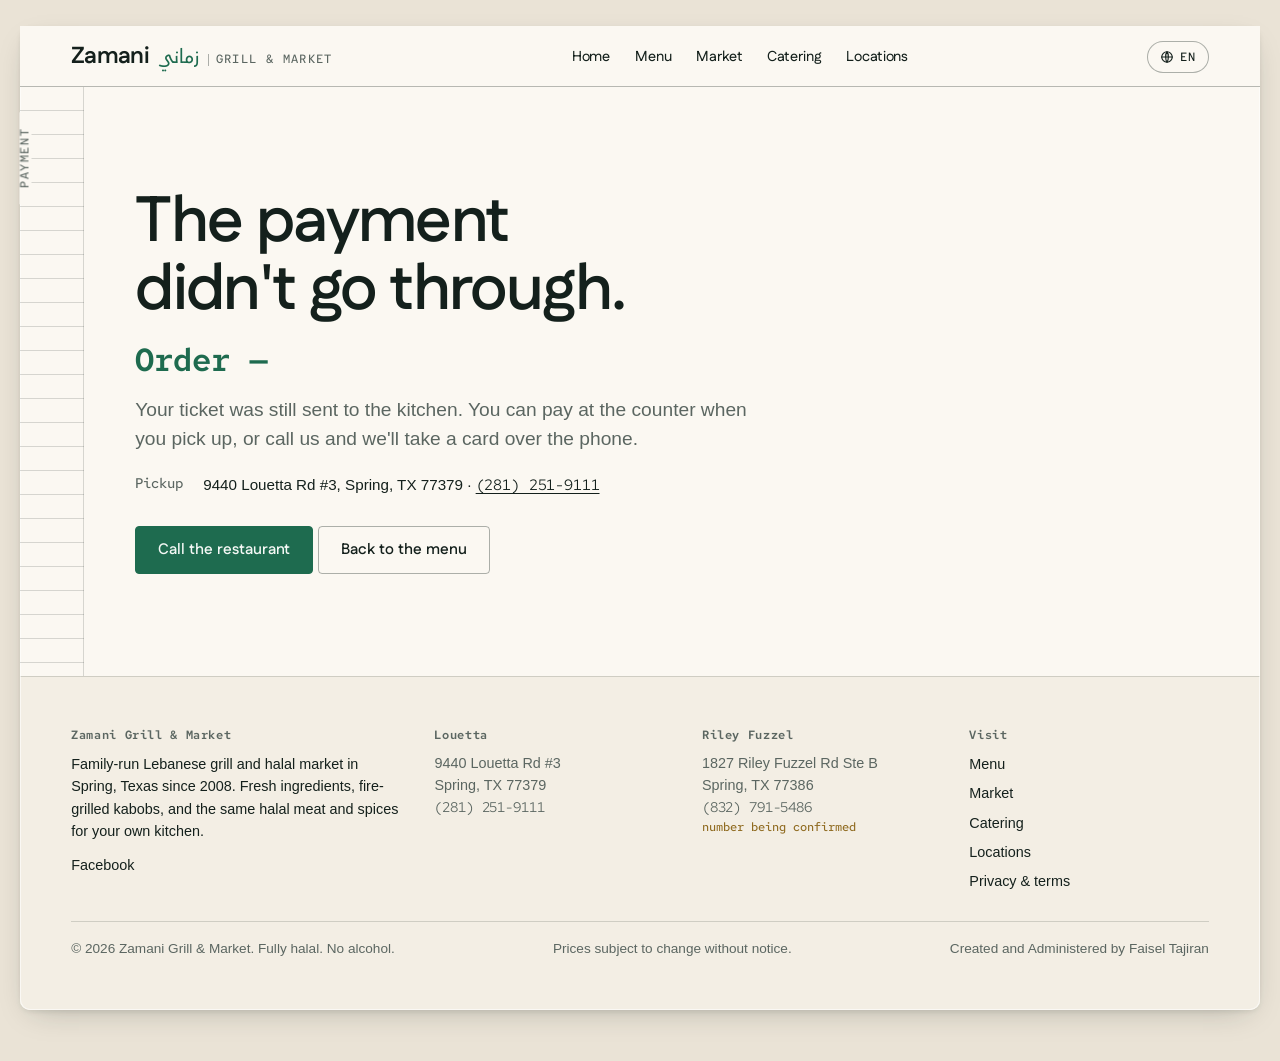
<file: order/failed/index.html>
<!doctype html>
<html lang="en" dir="ltr" data-tax="0.0825">
<head>
<title data-i18n="title.failed">Payment didn't go through · Zamani Grill &amp; Market</title>
<meta name="robots" content="noindex, nofollow">
<!-- @head -->
<meta charset="utf-8">
<meta name="viewport" content="width=device-width, initial-scale=1, viewport-fit=cover">
<link rel="icon" href="../../favicon.svg" type="image/svg+xml">
<link rel="canonical" href="https://zamanigrill.com/order/failed/">
<link rel="alternate" hreflang="ar" href="https://zamanigrill.com/order/failed/?lang=ar">
<link rel="alternate" hreflang="fa" href="https://zamanigrill.com/order/failed/?lang=fa">
<link rel="alternate" hreflang="hi" href="https://zamanigrill.com/order/failed/?lang=hi">
<link rel="alternate" hreflang="ur" href="https://zamanigrill.com/order/failed/?lang=ur">
<link rel="alternate" hreflang="en" href="https://zamanigrill.com/order/failed/">
<link rel="alternate" hreflang="x-default" href="https://zamanigrill.com/order/failed/">
<meta name="theme-color" content="#FBF8F2">
<link rel="preconnect" href="https://fonts.googleapis.com">
<link rel="preconnect" href="https://fonts.gstatic.com" crossorigin>
<link rel="stylesheet" href="https://fonts.googleapis.com/css2?family=Fustat:wght@500..700&family=Red+Hat+Mono:wght@400;500&display=swap">
<link rel="stylesheet" href="../../css/site.css">
<script>try{var l=localStorage.getItem("zamani-lang");if(l){l=JSON.parse(l);if(l&&l!=="en"){document.documentElement.lang=l;document.documentElement.dir=(l==="hi")?"ltr":"rtl"}}}catch(e){}</script>
<!-- /@head -->
</head>
<body class="page-thanks">
<!-- @contract -->
<!--
  DIRECTION CONTRACT — Levant Menu Card (seed 0db87a8c)
  THESIS: The menu is the page. A bright card of typography where every dish, price and pickup time is already set, English and
  Arabic at equal weight, and the photo is the garnish. It refuses the full-bleed food hero with an "Order Online" button.
  OWN-WORLD: Card stock #FBF8F2 as a shadowed sheet on a darker counter; ink #14201C; one cedar green #1E6B4F that owns whole
  regions (order rail, catering band); brass #B98A2E for the market; hairline rules, dashed dish leaders, tabular Red Hat Mono
  prices; Fustat for Latin and Arabic; round stamp "add", pill quantity, square remove; a left ruler rail aligning every course.
  STORY: A hungry neighbor sees the first course and its prices in one glance, adds in one tap, pays on the kitchen's own
  Priority payment page, and learns the same halal meat is sold next door.
  FIRST VIEWPORT: Left 7/12: wordmark, headline, lede, two actions, open-now line. Right 5/12: one framed dish photo cycling
  through the owner's own studio shots under a brass stamp. Phone: frame first, headline, cedar order rail pinned to the bottom.
  FORM: Levant Menu Card, candidate 7 of 7 on the grounded list, assigned by the roll; built code-led.
  FINISH: unreviewed and undocumented is unfinished; this build ends with the finish review, the verdict, DESIGN.md, and every
  shipping raster carrying its provenance.
-->
<!-- /@contract -->
<div class="sheet">
<!-- @header -->
<header class="top">
  <a class="wordmark" href="../../" aria-label="Zamani Grill & Market, home"><span class="lat">Zamani</span><span class="ar" lang="ar" aria-hidden="true">زماني</span><span class="sub">Grill &amp; Market</span></a>
  <nav class="nav" aria-label="Site"><a href="../../" data-i18n="nav.home">Home</a><a href="../../menu" data-i18n="nav.menu">Menu</a><a href="../../market" data-i18n="nav.market">Market</a><a href="../../catering" data-i18n="nav.catering">Catering</a><a href="../../locations" data-i18n="nav.locations">Locations</a></nav>
  <div class="top-actions">
    <details class="lang"><summary aria-label="Language"><svg viewBox="0 0 24 24" fill="none" stroke="currentColor" stroke-width="2" stroke-linecap="round" aria-hidden="true"><circle cx="12" cy="12" r="9"/><path d="M3 12h18M12 3c3 3.5 3 14.5 0 18M12 3c-3 3.5-3 14.5 0 18"/></svg><span class="cur">EN</span></summary><div class="lang-menu" role="group" aria-label="Choose language"></div></details>
    <button type="button" class="cartbtn" data-open-ticket aria-label="Open your ticket"><svg width="16" height="16" viewBox="0 0 24 24" fill="none" stroke="currentColor" stroke-width="2" stroke-linecap="round" stroke-linejoin="round" aria-hidden="true"><path d="M5 3h14v18l-2.3-1.6L14.4 21l-2.4-1.6L9.6 21l-2.3-1.6L5 21z"/><path d="M9 8h6M9 12h6"/></svg><span class="lbl" data-i18n="cart.ticket">Ticket</span><span class="count">0</span></button>
  </div>
</header>
<!-- /@header -->
<div class="grid">
  <div class="rail" aria-hidden="true"><span class="rail-label">Payment</span></div>
  <main class="main" id="main">
    <div class="thanks" data-last-order>
      <h1 data-i18n="fl.h1">The payment didn't go through.</h1>
      <div class="orderno"><span data-i18n="th.order">Order</span> <span data-order-no>—</span></div>
      <p class="lede" data-i18n="fl.lede">Your ticket was still sent to the kitchen. You can pay at the counter when you pick up, or call us and we'll take a card over the phone.</p>
      <dl class="kv"><dt data-i18n="th.pickup">Pickup</dt><dd>9440 Louetta Rd #3, Spring, TX 77379 · <a href="tel:+12812519111" class="mono">(281) 251-9111</a></dd></dl>
      <p style="margin-top:28px"><a class="btn" href="tel:+12812519111" data-i18n="fl.call">Call the restaurant</a> <a class="btn ghost" href="../../menu" data-i18n="th.again">Back to the menu</a></p>
    </div>
  </main>
</div>
<!-- @footer -->
<footer class="foot">
  <div><p class="fh" data-i18n="foot.about">Zamani Grill &amp; Market</p><p data-i18n="foot.blurb">Family-run Lebanese grill and halal market in Spring, Texas since 2008. Fresh ingredients, fire-grilled kabobs, and the same halal meat and spices for your own kitchen.</p>
    <p style="margin-top:12px"><a href="https://www.facebook.com/zamanimarketgrill" rel="noopener" target="_blank">Facebook</a></p></div>
  <div><p class="fh">Louetta</p><address>9440 Louetta Rd #3<br>Spring, TX 77379<br><a href="tel:+12812519111" class="mono">(281) 251-9111</a></address></div><div><p class="fh">Riley Fuzzel</p><address>1827 Riley Fuzzel Rd Ste B<br>Spring, TX 77386<br><a href="tel:+18327915486" class="mono">(832) 791-5486</a><span class="confirming" data-i18n="foot.confirming">number being confirmed</span></address></div>
  <div><p class="fh" data-i18n="foot.visit">Visit</p><ul><li><a href="../../menu" data-i18n="nav.menu">Menu</a></li><li><a href="../../market" data-i18n="nav.market">Market</a></li><li><a href="../../catering" data-i18n="nav.catering">Catering</a></li><li><a href="../../locations" data-i18n="nav.locations">Locations</a></li><li><a href="../../privacy" data-i18n="foot.privacy">Privacy &amp; terms</a></li></ul></div>
  <div class="legal"><span>© <span class="num">2026</span> Zamani Grill &amp; Market. <span data-i18n="foot.halal">Fully halal. No alcohol.</span></span><span data-i18n="foot.prices">Prices subject to change without notice.</span><span><a href="https://www.faiseltajiran.com" style="text-decoration:none">Created and Administered by Faisel Tajiran</a></span></div>
</footer>
<!-- /@footer -->
</div>
<!-- @ticket -->
<div class="scrim" hidden></div>
<aside class="ticket" aria-label="Your ticket" role="dialog" aria-modal="true">
  <div class="ticket-head"><h2 data-i18n="cart.yourTicket">Your ticket</h2><button type="button" class="close" aria-label="Close" data-i18n-attr="aria-label:cart.close"><svg width="16" height="16" viewBox="0 0 24 24" fill="none" stroke="currentColor" stroke-width="2" stroke-linecap="round" aria-hidden="true"><path d="M18 6 6 18M6 6l12 12"/></svg></button></div>
  <div class="ticket-body"></div>
  <div class="ticket-foot"><div class="totals"></div><a class="btn" href="../../checkout" data-i18n="cart.checkout">Pickup &amp; pay</a></div>
</aside>
<div class="orderbar"><div class="sum"></div><a class="btn" href="../../checkout" data-i18n="cart.review">Review ticket</a></div>
<script src="../../js/site.js" defer></script>
<!-- /@ticket -->
</body>
</html>
</file>
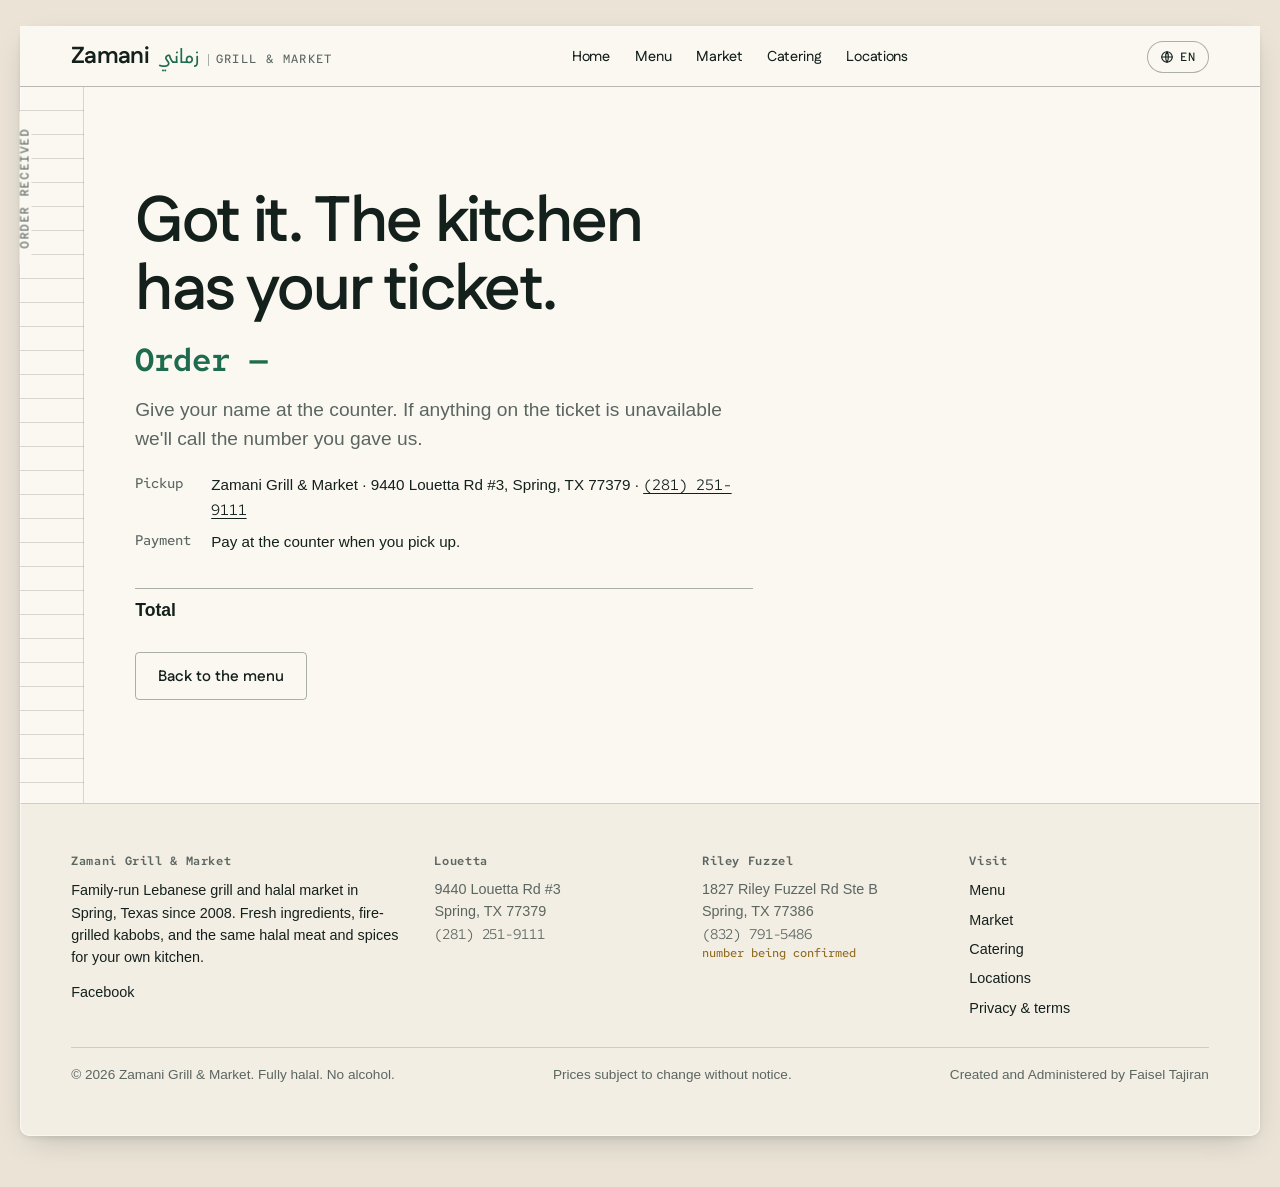
<file: order/thanks/index.html>
<!doctype html>
<html lang="en" dir="ltr" data-tax="0.0825">
<head>
<title data-i18n="title.thanks">Order received · Zamani Grill &amp; Market</title>
<meta name="robots" content="noindex, nofollow">
<!-- @head -->
<meta charset="utf-8">
<meta name="viewport" content="width=device-width, initial-scale=1, viewport-fit=cover">
<link rel="icon" href="../../favicon.svg" type="image/svg+xml">
<link rel="canonical" href="https://zamanigrill.com/order/thanks/">
<link rel="alternate" hreflang="ar" href="https://zamanigrill.com/order/thanks/?lang=ar">
<link rel="alternate" hreflang="fa" href="https://zamanigrill.com/order/thanks/?lang=fa">
<link rel="alternate" hreflang="hi" href="https://zamanigrill.com/order/thanks/?lang=hi">
<link rel="alternate" hreflang="ur" href="https://zamanigrill.com/order/thanks/?lang=ur">
<link rel="alternate" hreflang="en" href="https://zamanigrill.com/order/thanks/">
<link rel="alternate" hreflang="x-default" href="https://zamanigrill.com/order/thanks/">
<meta name="theme-color" content="#FBF8F2">
<link rel="preconnect" href="https://fonts.googleapis.com">
<link rel="preconnect" href="https://fonts.gstatic.com" crossorigin>
<link rel="stylesheet" href="https://fonts.googleapis.com/css2?family=Fustat:wght@500..700&family=Red+Hat+Mono:wght@400;500&display=swap">
<link rel="stylesheet" href="../../css/site.css">
<script>try{var l=localStorage.getItem("zamani-lang");if(l){l=JSON.parse(l);if(l&&l!=="en"){document.documentElement.lang=l;document.documentElement.dir=(l==="hi")?"ltr":"rtl"}}}catch(e){}</script>
<!-- /@head -->
</head>
<body class="page-thanks">
<!-- @contract -->
<!--
  DIRECTION CONTRACT — Levant Menu Card (seed 0db87a8c)
  THESIS: The menu is the page. A bright card of typography where every dish, price and pickup time is already set, English and
  Arabic at equal weight, and the photo is the garnish. It refuses the full-bleed food hero with an "Order Online" button.
  OWN-WORLD: Card stock #FBF8F2 as a shadowed sheet on a darker counter; ink #14201C; one cedar green #1E6B4F that owns whole
  regions (order rail, catering band); brass #B98A2E for the market; hairline rules, dashed dish leaders, tabular Red Hat Mono
  prices; Fustat for Latin and Arabic; round stamp "add", pill quantity, square remove; a left ruler rail aligning every course.
  STORY: A hungry neighbor sees the first course and its prices in one glance, adds in one tap, pays on the kitchen's own
  Priority payment page, and learns the same halal meat is sold next door.
  FIRST VIEWPORT: Left 7/12: wordmark, headline, lede, two actions, open-now line. Right 5/12: one framed dish photo cycling
  through the owner's own studio shots under a brass stamp. Phone: frame first, headline, cedar order rail pinned to the bottom.
  FORM: Levant Menu Card, candidate 7 of 7 on the grounded list, assigned by the roll; built code-led.
  FINISH: unreviewed and undocumented is unfinished; this build ends with the finish review, the verdict, DESIGN.md, and every
  shipping raster carrying its provenance.
-->
<!-- /@contract -->
<div class="sheet">
<!-- @header -->
<header class="top">
  <a class="wordmark" href="../../" aria-label="Zamani Grill & Market, home"><span class="lat">Zamani</span><span class="ar" lang="ar" aria-hidden="true">زماني</span><span class="sub">Grill &amp; Market</span></a>
  <nav class="nav" aria-label="Site"><a href="../../" data-i18n="nav.home">Home</a><a href="../../menu" data-i18n="nav.menu">Menu</a><a href="../../market" data-i18n="nav.market">Market</a><a href="../../catering" data-i18n="nav.catering">Catering</a><a href="../../locations" data-i18n="nav.locations">Locations</a></nav>
  <div class="top-actions">
    <details class="lang"><summary aria-label="Language"><svg viewBox="0 0 24 24" fill="none" stroke="currentColor" stroke-width="2" stroke-linecap="round" aria-hidden="true"><circle cx="12" cy="12" r="9"/><path d="M3 12h18M12 3c3 3.5 3 14.5 0 18M12 3c-3 3.5-3 14.5 0 18"/></svg><span class="cur">EN</span></summary><div class="lang-menu" role="group" aria-label="Choose language"></div></details>
    <button type="button" class="cartbtn" data-open-ticket aria-label="Open your ticket"><svg width="16" height="16" viewBox="0 0 24 24" fill="none" stroke="currentColor" stroke-width="2" stroke-linecap="round" stroke-linejoin="round" aria-hidden="true"><path d="M5 3h14v18l-2.3-1.6L14.4 21l-2.4-1.6L9.6 21l-2.3-1.6L5 21z"/><path d="M9 8h6M9 12h6"/></svg><span class="lbl" data-i18n="cart.ticket">Ticket</span><span class="count">0</span></button>
  </div>
</header>
<!-- /@header -->
<div class="grid">
  <div class="rail" aria-hidden="true"><span class="rail-label">Order received</span></div>
  <main class="main" id="main">
    <div class="thanks" data-last-order>
      <h1 data-i18n="th.h1">Got it. The kitchen has your ticket.</h1>
      <div class="orderno" aria-live="polite"><span data-i18n="th.order">Order</span> <span data-order-no>—</span></div>
      <p class="lede" data-i18n="th.lede">Give your name at the counter. If anything on the ticket is unavailable we'll call the number you gave us.</p>
      <dl class="kv">
        <dt data-i18n="th.pickup">Pickup</dt><dd>Zamani Grill &amp; Market · 9440 Louetta Rd #3, Spring, TX 77379 · <a href="tel:+12812519111" class="mono">(281) 251-9111</a></dd>
        <dt data-i18n="th.payment">Payment</dt><dd id="pay-line" data-i18n="th.payPickup">Pay at the counter when you pick up.</dd>
      </dl>
      <div class="pricelist" style="margin-top:20px" data-order-items></div>
      <div class="totals" style="margin-top:10px"><div class="grand"><span data-i18n="cart.total">Total</span><span class="price" data-order-total></span></div></div>
      <p style="margin-top:28px"><a class="btn ghost" href="../../menu" data-i18n="th.again">Back to the menu</a></p>
    </div>
  </main>
</div>
<!-- @footer -->
<footer class="foot">
  <div><p class="fh" data-i18n="foot.about">Zamani Grill &amp; Market</p><p data-i18n="foot.blurb">Family-run Lebanese grill and halal market in Spring, Texas since 2008. Fresh ingredients, fire-grilled kabobs, and the same halal meat and spices for your own kitchen.</p>
    <p style="margin-top:12px"><a href="https://www.facebook.com/zamanimarketgrill" rel="noopener" target="_blank">Facebook</a></p></div>
  <div><p class="fh">Louetta</p><address>9440 Louetta Rd #3<br>Spring, TX 77379<br><a href="tel:+12812519111" class="mono">(281) 251-9111</a></address></div><div><p class="fh">Riley Fuzzel</p><address>1827 Riley Fuzzel Rd Ste B<br>Spring, TX 77386<br><a href="tel:+18327915486" class="mono">(832) 791-5486</a><span class="confirming" data-i18n="foot.confirming">number being confirmed</span></address></div>
  <div><p class="fh" data-i18n="foot.visit">Visit</p><ul><li><a href="../../menu" data-i18n="nav.menu">Menu</a></li><li><a href="../../market" data-i18n="nav.market">Market</a></li><li><a href="../../catering" data-i18n="nav.catering">Catering</a></li><li><a href="../../locations" data-i18n="nav.locations">Locations</a></li><li><a href="../../privacy" data-i18n="foot.privacy">Privacy &amp; terms</a></li></ul></div>
  <div class="legal"><span>© <span class="num">2026</span> Zamani Grill &amp; Market. <span data-i18n="foot.halal">Fully halal. No alcohol.</span></span><span data-i18n="foot.prices">Prices subject to change without notice.</span><span><a href="https://www.faiseltajiran.com" style="text-decoration:none">Created and Administered by Faisel Tajiran</a></span></div>
</footer>
<!-- /@footer -->
</div>
<!-- @ticket -->
<div class="scrim" hidden></div>
<aside class="ticket" aria-label="Your ticket" role="dialog" aria-modal="true">
  <div class="ticket-head"><h2 data-i18n="cart.yourTicket">Your ticket</h2><button type="button" class="close" aria-label="Close" data-i18n-attr="aria-label:cart.close"><svg width="16" height="16" viewBox="0 0 24 24" fill="none" stroke="currentColor" stroke-width="2" stroke-linecap="round" aria-hidden="true"><path d="M18 6 6 18M6 6l12 12"/></svg></button></div>
  <div class="ticket-body"></div>
  <div class="ticket-foot"><div class="totals"></div><a class="btn" href="../../checkout" data-i18n="cart.checkout">Pickup &amp; pay</a></div>
</aside>
<div class="orderbar"><div class="sum"></div><a class="btn" href="../../checkout" data-i18n="cart.review">Review ticket</a></div>
<script src="../../js/site.js" defer></script>
<!-- /@ticket -->
<script>
  (function(){var q=new URLSearchParams(location.search);var p=document.getElementById("pay-line");
    if(q.get("catering")){document.querySelector("h1").textContent="Thanks. We have your catering request.";document.querySelector(".orderno").hidden=true;document.querySelector(".lede").textContent="We'll reply by phone or email, usually the same day. For same-week events, call (281) 251-9111.";document.querySelector(".kv").hidden=true;document.querySelector(".totals").hidden=true;}
    else if(q.get("pay")==="online"||q.get("paid")){p.textContent="Paid online. Thank you.";p.removeAttribute("data-i18n");}
  })();
</script>
</body>
</html>
</file>
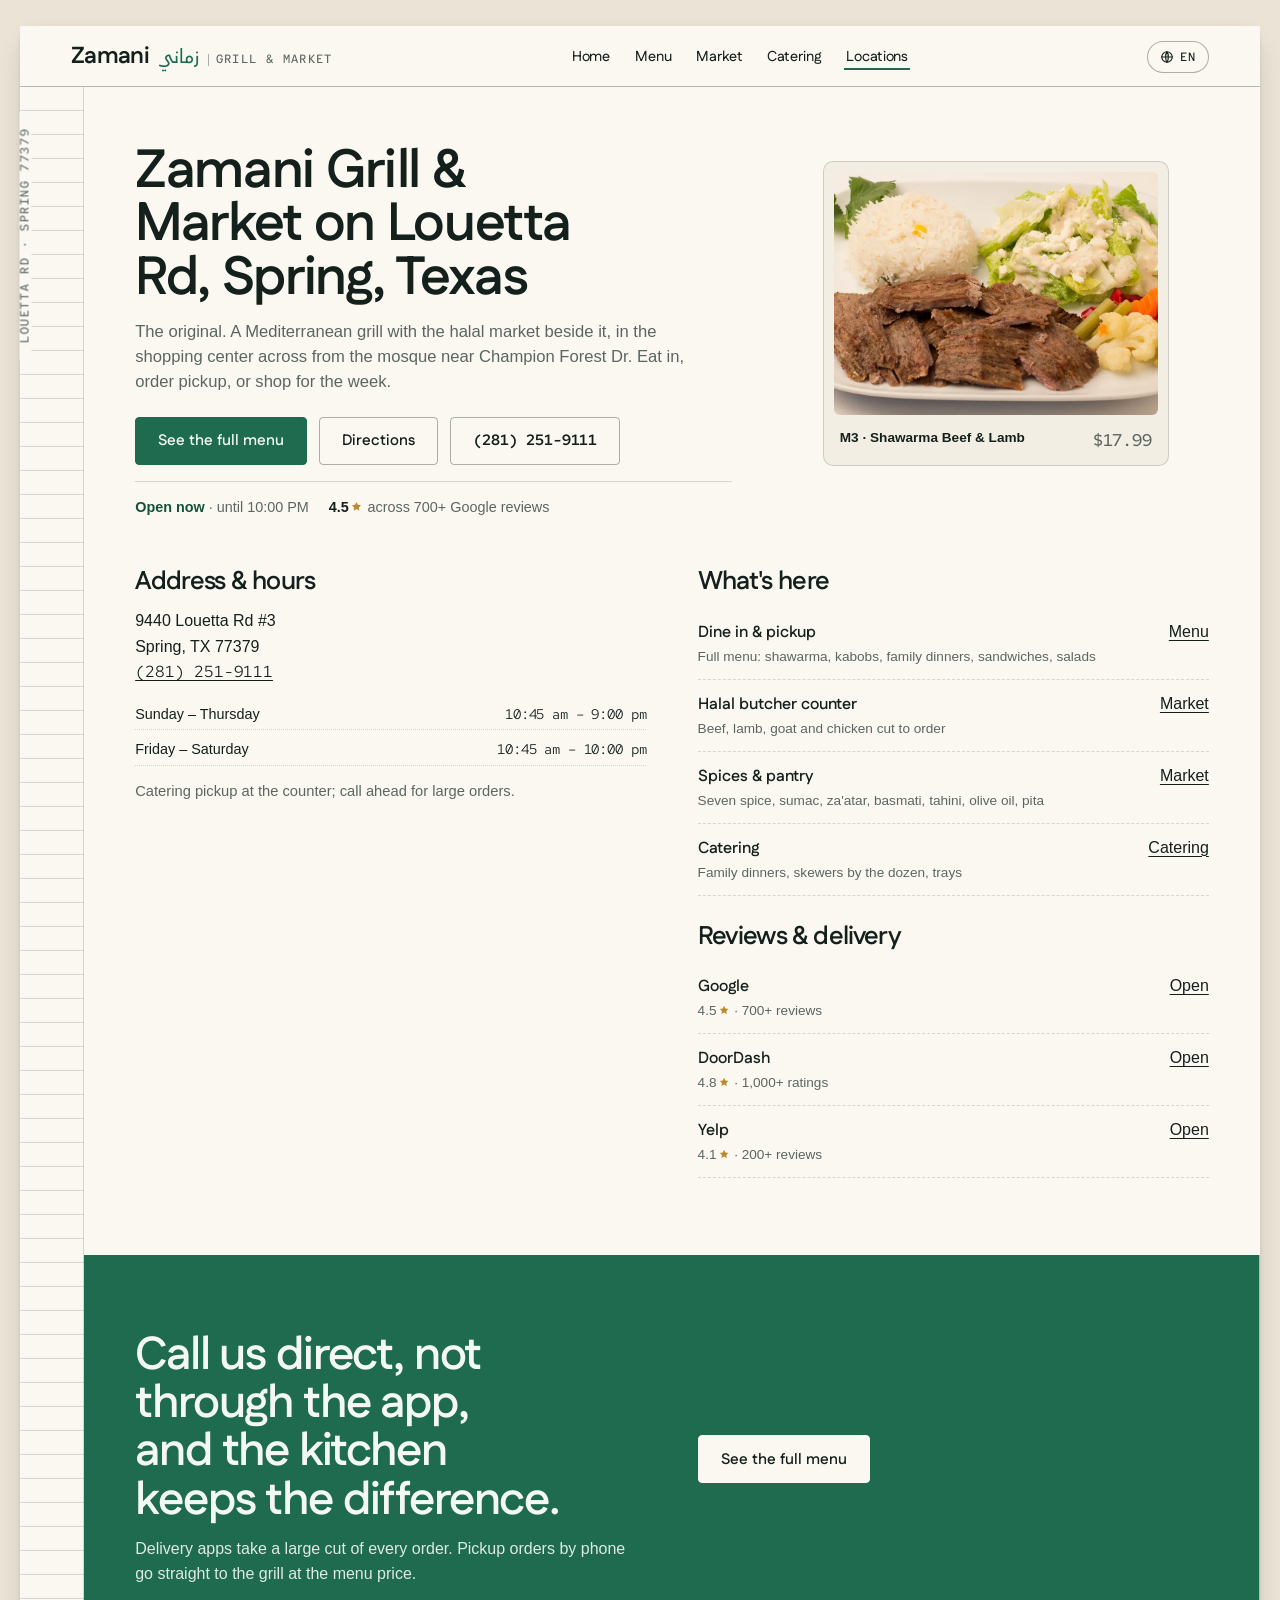
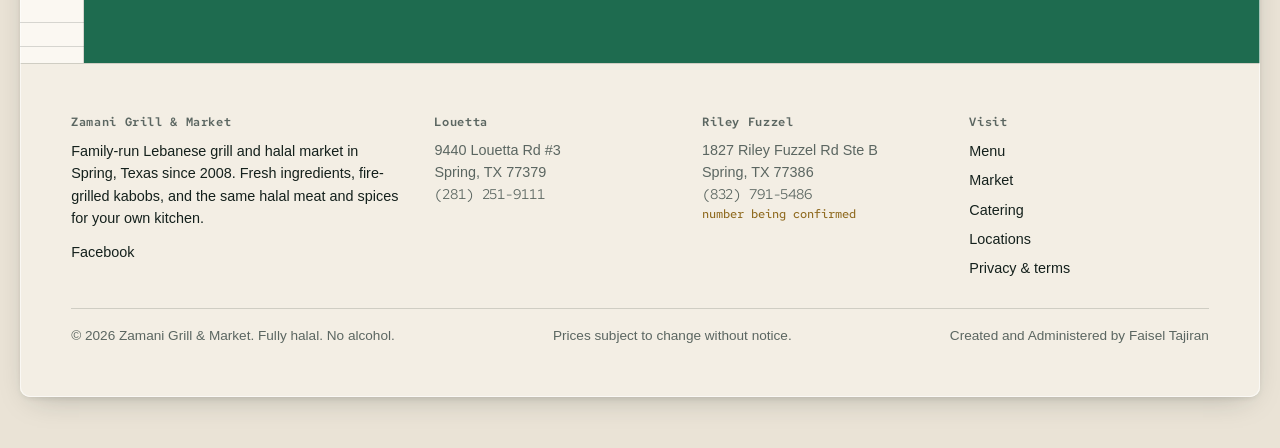
<file: tx/spring/louetta/index.html>
<!doctype html>
<html lang="en" dir="ltr" data-tax="0.0825">
<head>
<title data-i18n="title.louetta">Zamani Grill &amp; Market, Louetta Rd · Mediterranean Restaurant &amp; Halal Market in Spring, TX 77379</title>
<meta name="description" content="Zamani Grill & Market at 9440 Louetta Rd #3, Spring, TX 77379. Mediterranean restaurant and halal market, open daily from 10:45 am. Call (281) 251-9111 to order pickup. Across from the mosque, near Champion Forest.">
<meta property="og:title" content="Zamani Grill & Market — Louetta Rd, Spring TX">
<meta property="og:description" content="Mediterranean grill and halal market. 9440 Louetta Rd #3. Open daily from 10:45 am.">
<meta property="og:image" content="https://zamanigrill.com/img/menu/img-7197.webp">
<!-- @head -->
<meta charset="utf-8">
<meta name="viewport" content="width=device-width, initial-scale=1, viewport-fit=cover">
<link rel="icon" href="../../../favicon.svg" type="image/svg+xml">
<link rel="canonical" href="https://zamanigrill.com/tx/spring/louetta/">
<link rel="alternate" hreflang="ar" href="https://zamanigrill.com/tx/spring/louetta/?lang=ar">
<link rel="alternate" hreflang="fa" href="https://zamanigrill.com/tx/spring/louetta/?lang=fa">
<link rel="alternate" hreflang="hi" href="https://zamanigrill.com/tx/spring/louetta/?lang=hi">
<link rel="alternate" hreflang="ur" href="https://zamanigrill.com/tx/spring/louetta/?lang=ur">
<link rel="alternate" hreflang="en" href="https://zamanigrill.com/tx/spring/louetta/">
<link rel="alternate" hreflang="x-default" href="https://zamanigrill.com/tx/spring/louetta/">
<meta name="theme-color" content="#FBF8F2">
<link rel="preconnect" href="https://fonts.googleapis.com">
<link rel="preconnect" href="https://fonts.gstatic.com" crossorigin>
<link rel="stylesheet" href="https://fonts.googleapis.com/css2?family=Fustat:wght@500..700&family=Red+Hat+Mono:wght@400;500&display=swap">
<link rel="stylesheet" href="../../../css/site.css">
<script>try{var l=localStorage.getItem("zamani-lang");if(l){l=JSON.parse(l);if(l&&l!=="en"){document.documentElement.lang=l;document.documentElement.dir=(l==="hi")?"ltr":"rtl"}}}catch(e){}</script>
<!-- /@head -->
<!-- @jsonld-louetta -->
<script type="application/ld+json">{"@context":"https://schema.org","@graph":[{"@type":"Organization","@id":"https://zamanigrill.com/#org","name":"Zamani Grill & Market","url":"https://zamanigrill.com/","logo":"https://zamanigrill.com/img/brand/mark.svg","sameAs":["https://www.facebook.com/zamanimarketgrill"]},{"@type":["Restaurant","GroceryStore"],"@id":"https://zamanigrill.com/tx/spring/louetta/#place","name":"Zamani Grill & Market — Louetta","url":"https://zamanigrill.com/tx/spring/louetta/","telephone":"+12812519111","image":"https://zamanigrill.com/img/menu/img-78671.webp","servesCuisine":["Lebanese","Mediterranean","Middle Eastern","Halal"],"priceRange":"$$","acceptsReservations":false,"address":{"@type":"PostalAddress","streetAddress":"9440 Louetta Rd #3","addressLocality":"Spring","addressRegion":"TX","postalCode":"77379","addressCountry":"US"},"geo":{"@type":"GeoCoordinates","latitude":30.0145,"longitude":-95.5413},"openingHoursSpecification":[{"@type":"OpeningHoursSpecification","dayOfWeek":["Sunday","Monday","Tuesday","Wednesday","Thursday"],"opens":"10:45","closes":"21:00"},{"@type":"OpeningHoursSpecification","dayOfWeek":["Friday","Saturday"],"opens":"10:45","closes":"22:00"}],"hasMap":"https://www.google.com/maps/search/?api=1&query=Zamani+Grill+9440+Louetta+Rd+%233+Spring+TX+77379","parentOrganization":{"@id":"https://zamanigrill.com/#org"},"hasMenu":"https://zamanigrill.com/menu"}]}</script>
<!-- /@jsonld-louetta -->
</head>
<body class="page-location">
<!-- @contract -->
<!--
  DIRECTION CONTRACT — Levant Menu Card (seed 0db87a8c)
  THESIS: The menu is the page. A bright card of typography where every dish, price and pickup time is already set, English and
  Arabic at equal weight, and the photo is the garnish. It refuses the full-bleed food hero with an "Order Online" button.
  OWN-WORLD: Card stock #FBF8F2 as a shadowed sheet on a darker counter; ink #14201C; one cedar green #1E6B4F that owns whole
  regions (order rail, catering band); brass #B98A2E for the market; hairline rules, dashed dish leaders, tabular Red Hat Mono
  prices; Fustat for Latin and Arabic; round stamp "add", pill quantity, square remove; a left ruler rail aligning every course.
  STORY: A hungry neighbor sees the first course and its prices in one glance, adds in one tap, pays on the kitchen's own
  Priority payment page, and learns the same halal meat is sold next door.
  FIRST VIEWPORT: Left 7/12: wordmark, headline, lede, two actions, open-now line. Right 5/12: one framed dish photo cycling
  through the owner's own studio shots under a brass stamp. Phone: frame first, headline, cedar order rail pinned to the bottom.
  FORM: Levant Menu Card, candidate 7 of 7 on the grounded list, assigned by the roll; built code-led.
  FINISH: unreviewed and undocumented is unfinished; this build ends with the finish review, the verdict, DESIGN.md, and every
  shipping raster carrying its provenance.
-->
<!-- /@contract -->
<div class="sheet">
<!-- @header -->
<header class="top">
  <a class="wordmark" href="../../../" aria-label="Zamani Grill & Market, home"><span class="lat">Zamani</span><span class="ar" lang="ar" aria-hidden="true">زماني</span><span class="sub">Grill &amp; Market</span></a>
  <nav class="nav" aria-label="Site"><a href="../../../" data-i18n="nav.home">Home</a><a href="../../../menu" data-i18n="nav.menu">Menu</a><a href="../../../market" data-i18n="nav.market">Market</a><a href="../../../catering" data-i18n="nav.catering">Catering</a><a href="../../../locations" aria-current="page" data-i18n="nav.locations">Locations</a></nav>
  <div class="top-actions">
    <details class="lang"><summary aria-label="Language"><svg viewBox="0 0 24 24" fill="none" stroke="currentColor" stroke-width="2" stroke-linecap="round" aria-hidden="true"><circle cx="12" cy="12" r="9"/><path d="M3 12h18M12 3c3 3.5 3 14.5 0 18M12 3c-3 3.5-3 14.5 0 18"/></svg><span class="cur">EN</span></summary><div class="lang-menu" role="group" aria-label="Choose language"></div></details>
    <button type="button" class="cartbtn" data-open-ticket aria-label="Open your ticket"><svg width="16" height="16" viewBox="0 0 24 24" fill="none" stroke="currentColor" stroke-width="2" stroke-linecap="round" stroke-linejoin="round" aria-hidden="true"><path d="M5 3h14v18l-2.3-1.6L14.4 21l-2.4-1.6L9.6 21l-2.3-1.6L5 21z"/><path d="M9 8h6M9 12h6"/></svg><span class="lbl" data-i18n="cart.ticket">Ticket</span><span class="count">0</span></button>
  </div>
</header>
<!-- /@header -->
<div class="grid">
  <div class="rail" aria-hidden="true"><span class="rail-label">Louetta Rd · Spring 77379</span></div>
  <main class="main" id="main">
    <section class="hero">
      <div>
        <h1 data-i18n="louetta.h1">Zamani Grill &amp; Market on Louetta Rd, Spring, Texas</h1>
        <p class="lede" data-i18n="louetta.lede">The original. A Mediterranean grill with the halal market beside it, in the shopping center across from the mosque near Champion Forest Dr. Eat in, order pickup, or shop for the week.</p>
        <div class="hero-cta"><a class="btn" href="../../../menu" data-i18n="fav.full">See the full menu</a><a class="btn ghost" href="https://www.google.com/maps/search/?api=1&query=Zamani+Grill+9440+Louetta+Rd+%233+Spring+TX+77379" target="_blank" rel="noopener" data-i18n="loc.directions">Directions</a><a class="btn ghost" href="tel:+12812519111"><span class="mono">(281) 251-9111</span></a></div>
        <div class="hero-meta"><span data-open-now='[{"dayCodes":["Su","Mo","Tu","We","Th"],"open":"10:45","close":"21:00"},{"dayCodes":["Fr","Sa"],"open":"10:45","close":"22:00"}]'>Open daily from 10:45 am</span><span><b class="num">4.5<svg class="star" viewBox="0 0 24 24" aria-hidden="true"><path d="M12 3.5l2.6 5.4 5.9.8-4.3 4.1 1.1 5.9L12 16.9l-5.3 2.8 1.1-5.9-4.3-4.1 5.9-.8z"/></svg></b> <span data-i18n="hero.reviews">across 700+ Google reviews</span></span></div>
      </div>
      <figure class="frame"><img src="../../../img/menu/img-78671.webp" width="900" height="674" alt="Beef and lamb shawarma plate with rice and salad at Zamani Grill, Louetta Rd" fetchpriority="high"><figcaption><b>M3 · Shawarma Beef &amp; Lamb</b><span class="price">$17.99</span></figcaption></figure>
    </section>
    <section class="section" style="padding-top:0">
      <div class="band-grid" style="align-items:start">
        <div>
          <h2 style="font-size:1.6rem;margin-bottom:12px" data-i18n="loc.address">Address &amp; hours</h2>
          <address style="font-style:normal;line-height:1.6;margin-bottom:14px">9440 Louetta Rd #3<br>Spring, TX 77379<br><a href="tel:+12812519111" class="mono">(281) 251-9111</a></address>
          <div class="hours">
            <div><span data-i18n="days.SuMoTuWeTh">Sunday – Thursday</span><time>10:45 am – 9:00 pm</time></div>
            <div><span data-i18n="days.FrSa">Friday – Saturday</span><time>10:45 am – 10:00 pm</time></div>
          </div>
          <p style="margin-top:14px;color:var(--muted);font-size:.92rem" data-i18n="louetta.parking">Catering pickup at the counter; call ahead for large orders.</p>
        </div>
        <div>
          <h2 style="font-size:1.6rem;margin-bottom:12px" data-i18n="louetta.here">What's here</h2>
          <div class="pricelist">
            <div><div><b data-i18n="louetta.h.1b">Dine in &amp; pickup</b><small data-i18n="louetta.h.1s">Full menu: shawarma, kabobs, family dinners, sandwiches, salads</small></div><a href="../../../menu" data-i18n="nav.menu">Menu</a></div>
            <div><div><b data-i18n="louetta.h.2b">Halal butcher counter</b><small data-i18n="louetta.h.2s">Beef, lamb, goat and chicken cut to order</small></div><a href="../../../market" data-i18n="nav.market">Market</a></div>
            <div><div><b data-i18n="louetta.h.3b">Spices &amp; pantry</b><small data-i18n="louetta.h.3s">Seven spice, sumac, za'atar, basmati, tahini, olive oil, pita</small></div><a href="../../../market" data-i18n="nav.market">Market</a></div>
            <div><div><b data-i18n="louetta.h.4b">Catering</b><small data-i18n="louetta.h.4s">Family dinners, skewers by the dozen, trays</small></div><a href="../../../catering" data-i18n="nav.catering">Catering</a></div>
          </div>
          <h2 id="reviews" style="font-size:1.6rem;margin:28px 0 12px" data-i18n="loc.reviews">Reviews &amp; delivery</h2>
          <div class="pricelist">
            <div><div><b>Google</b><small><span class="num">4.5<svg class="star" viewBox="0 0 24 24" aria-hidden="true"><path d="M12 3.5l2.6 5.4 5.9.8-4.3 4.1 1.1 5.9L12 16.9l-5.3 2.8 1.1-5.9-4.3-4.1 5.9-.8z"/></svg></span> · 700+ reviews</small></div><a href="https://www.google.com/maps/search/?api=1&query=Zamani+Grill+9440+Louetta+Rd+%233+Spring+TX+77379" target="_blank" rel="noopener" data-i18n="loc.open">Open</a></div>
            <div><div><b>DoorDash</b><small><span class="num">4.8<svg class="star" viewBox="0 0 24 24" aria-hidden="true"><path d="M12 3.5l2.6 5.4 5.9.8-4.3 4.1 1.1 5.9L12 16.9l-5.3 2.8 1.1-5.9-4.3-4.1 5.9-.8z"/></svg></span> · 1,000+ ratings</small></div><a href="https://www.doordash.com/store/zamani-grill-spring-42533/322698/" target="_blank" rel="noopener" data-i18n="loc.open">Open</a></div>
            <div><div><b>Yelp</b><small><span class="num">4.1<svg class="star" viewBox="0 0 24 24" aria-hidden="true"><path d="M12 3.5l2.6 5.4 5.9.8-4.3 4.1 1.1 5.9L12 16.9l-5.3 2.8 1.1-5.9-4.3-4.1 5.9-.8z"/></svg></span> · 200+ reviews</small></div><a href="https://www.yelp.com/biz/zamani-grill-spring" target="_blank" rel="noopener" data-i18n="loc.open">Open</a></div>
          </div>
        </div>
      </div>
    </section>
    <section class="band">
      <div class="band-grid"><div><h2 data-i18n="louetta.band.h2">Call us direct, not through the app, and the kitchen keeps the difference.</h2><p style="margin-top:12px" data-i18n="louetta.band.p">Delivery apps take a large cut of every order. Pickup orders by phone go straight to the grill at the menu price.</p></div><div><a class="btn" href="../../../menu" data-i18n="fav.full">See the full menu</a></div></div>
    </section>
  </main>
</div>
<!-- @footer -->
<footer class="foot">
  <div><p class="fh" data-i18n="foot.about">Zamani Grill &amp; Market</p><p data-i18n="foot.blurb">Family-run Lebanese grill and halal market in Spring, Texas since 2008. Fresh ingredients, fire-grilled kabobs, and the same halal meat and spices for your own kitchen.</p>
    <p style="margin-top:12px"><a href="https://www.facebook.com/zamanimarketgrill" rel="noopener" target="_blank">Facebook</a></p></div>
  <div><p class="fh">Louetta</p><address>9440 Louetta Rd #3<br>Spring, TX 77379<br><a href="tel:+12812519111" class="mono">(281) 251-9111</a></address></div><div><p class="fh">Riley Fuzzel</p><address>1827 Riley Fuzzel Rd Ste B<br>Spring, TX 77386<br><a href="tel:+18327915486" class="mono">(832) 791-5486</a><span class="confirming" data-i18n="foot.confirming">number being confirmed</span></address></div>
  <div><p class="fh" data-i18n="foot.visit">Visit</p><ul><li><a href="../../../menu" data-i18n="nav.menu">Menu</a></li><li><a href="../../../market" data-i18n="nav.market">Market</a></li><li><a href="../../../catering" data-i18n="nav.catering">Catering</a></li><li><a href="../../../locations" data-i18n="nav.locations">Locations</a></li><li><a href="../../../privacy" data-i18n="foot.privacy">Privacy &amp; terms</a></li></ul></div>
  <div class="legal"><span>© <span class="num">2026</span> Zamani Grill &amp; Market. <span data-i18n="foot.halal">Fully halal. No alcohol.</span></span><span data-i18n="foot.prices">Prices subject to change without notice.</span><span><a href="https://www.faiseltajiran.com" style="text-decoration:none">Created and Administered by Faisel Tajiran</a></span></div>
</footer>
<!-- /@footer -->
</div>
<!-- @ticket -->
<div class="scrim" hidden></div>
<aside class="ticket" aria-label="Your ticket" role="dialog" aria-modal="true">
  <div class="ticket-head"><h2 data-i18n="cart.yourTicket">Your ticket</h2><button type="button" class="close" aria-label="Close" data-i18n-attr="aria-label:cart.close"><svg width="16" height="16" viewBox="0 0 24 24" fill="none" stroke="currentColor" stroke-width="2" stroke-linecap="round" aria-hidden="true"><path d="M18 6 6 18M6 6l12 12"/></svg></button></div>
  <div class="ticket-body"></div>
  <div class="ticket-foot"><div class="totals"></div><a class="btn" href="../../../checkout" data-i18n="cart.checkout">Pickup &amp; pay</a></div>
</aside>
<div class="orderbar"><div class="sum"></div><a class="btn" href="../../../checkout" data-i18n="cart.review">Review ticket</a></div>
<script src="../../../js/site.js" defer></script>
<!-- /@ticket -->
</body>
</html>
</file>
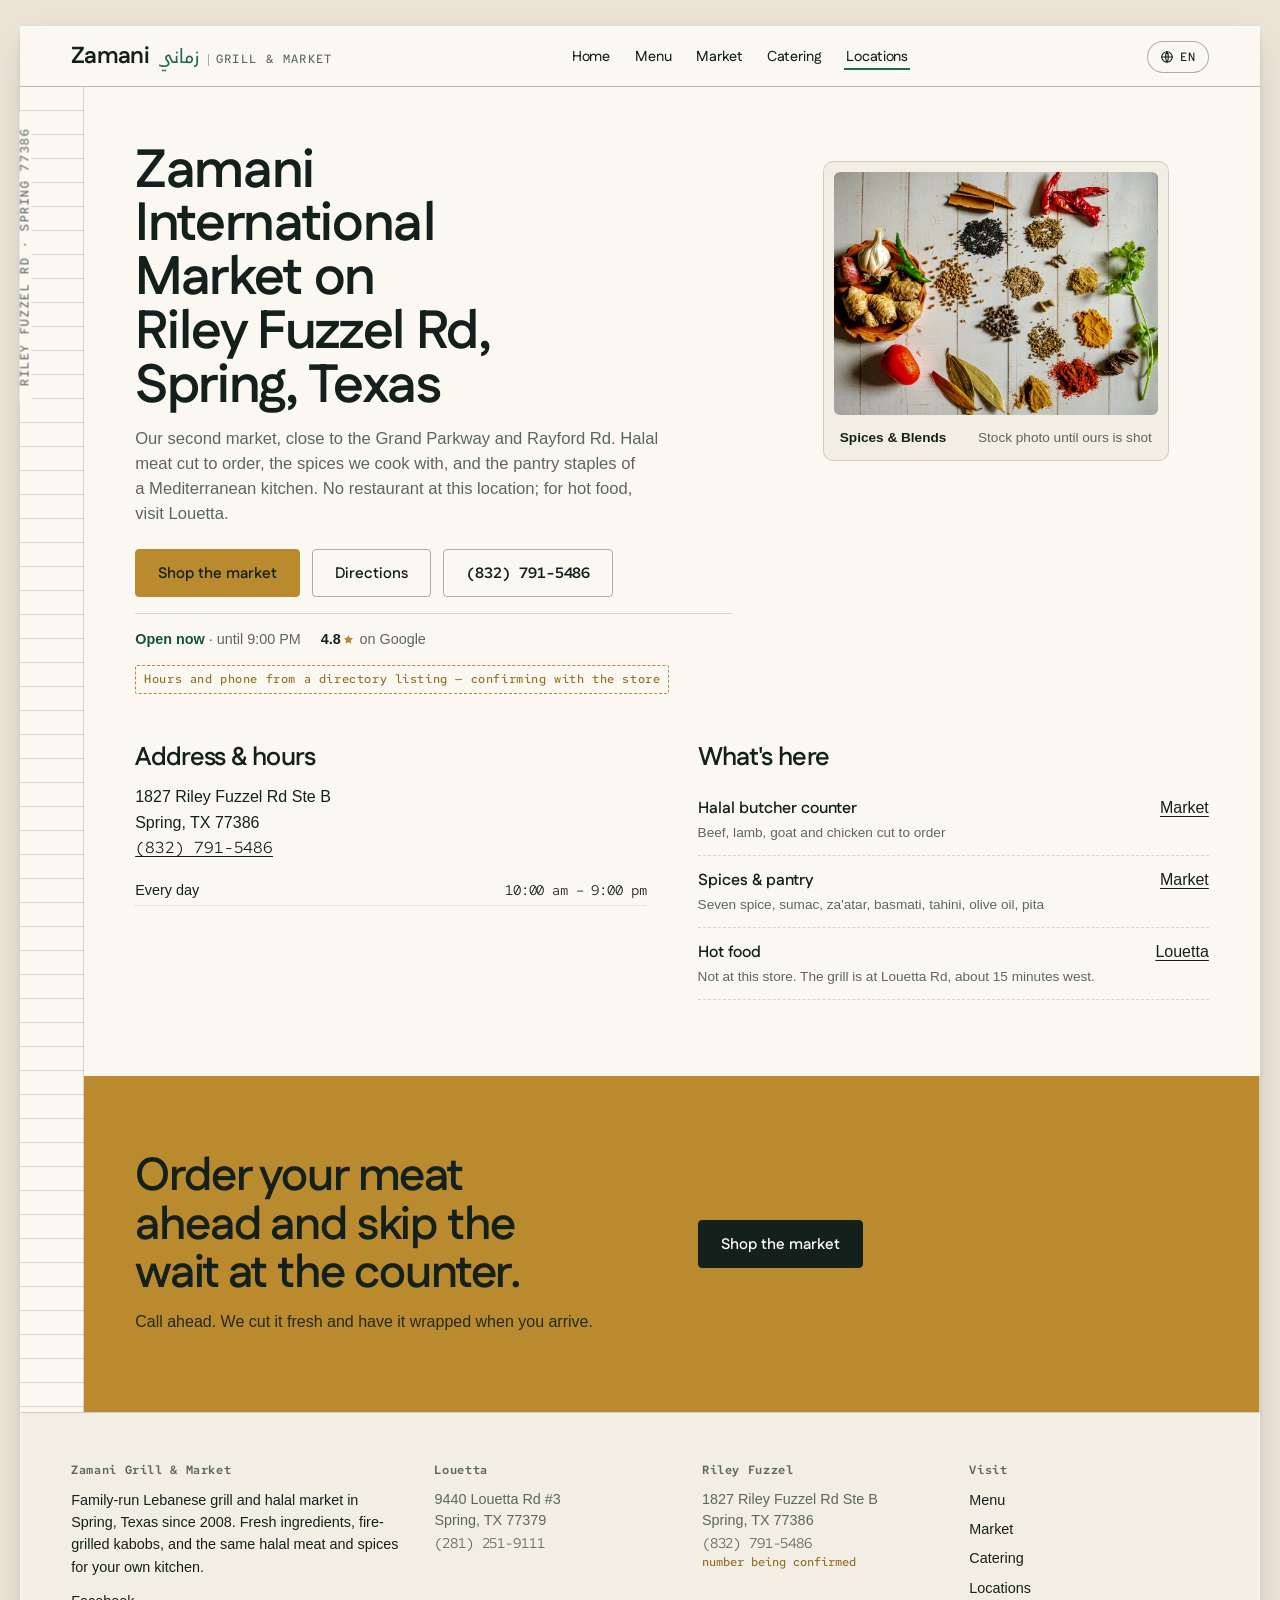
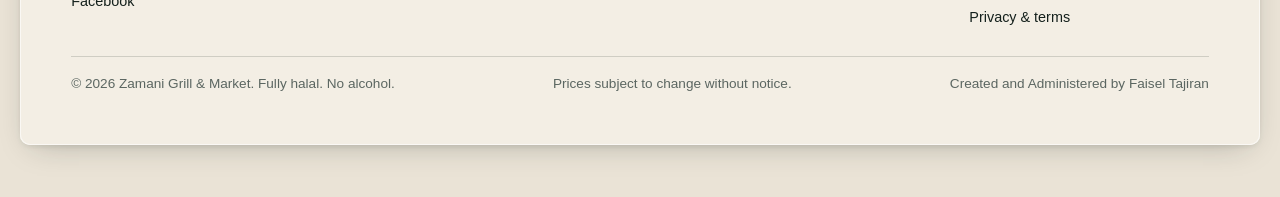
<file: tx/spring/riley-fuzzel/index.html>
<!doctype html>
<html lang="en" dir="ltr" data-tax="0.0825">
<head>
<title data-i18n="title.rf">Zamani International Market, Riley Fuzzel Rd · Halal Grocery in Spring, TX 77386</title>
<meta name="description" content="Zamani International Market at 1827 Riley Fuzzel Rd Ste B, Spring, TX 77386. Halal meat cut to order, Mediterranean and Middle Eastern spices, basmati, tahini, olive oil and fresh pita. Grocery only. Order ahead for pickup.">
<meta property="og:title" content="Zamani International Market — Riley Fuzzel Rd, Spring TX">
<meta property="og:description" content="Halal grocery near the Grand Parkway. Meat cut to order, spices and pantry staples.">
<meta property="og:image" content="https://zamanigrill.com/img/market/spices-white.webp">
<!-- @head -->
<meta charset="utf-8">
<meta name="viewport" content="width=device-width, initial-scale=1, viewport-fit=cover">
<link rel="icon" href="../../../favicon.svg" type="image/svg+xml">
<link rel="canonical" href="https://zamanigrill.com/tx/spring/riley-fuzzel/">
<link rel="alternate" hreflang="ar" href="https://zamanigrill.com/tx/spring/riley-fuzzel/?lang=ar">
<link rel="alternate" hreflang="fa" href="https://zamanigrill.com/tx/spring/riley-fuzzel/?lang=fa">
<link rel="alternate" hreflang="hi" href="https://zamanigrill.com/tx/spring/riley-fuzzel/?lang=hi">
<link rel="alternate" hreflang="ur" href="https://zamanigrill.com/tx/spring/riley-fuzzel/?lang=ur">
<link rel="alternate" hreflang="en" href="https://zamanigrill.com/tx/spring/riley-fuzzel/">
<link rel="alternate" hreflang="x-default" href="https://zamanigrill.com/tx/spring/riley-fuzzel/">
<meta name="theme-color" content="#FBF8F2">
<link rel="preconnect" href="https://fonts.googleapis.com">
<link rel="preconnect" href="https://fonts.gstatic.com" crossorigin>
<link rel="stylesheet" href="https://fonts.googleapis.com/css2?family=Fustat:wght@500..700&family=Red+Hat+Mono:wght@400;500&display=swap">
<link rel="stylesheet" href="../../../css/site.css">
<script>try{var l=localStorage.getItem("zamani-lang");if(l){l=JSON.parse(l);if(l&&l!=="en"){document.documentElement.lang=l;document.documentElement.dir=(l==="hi")?"ltr":"rtl"}}}catch(e){}</script>
<!-- /@head -->
<!-- @jsonld-riley-fuzzel -->
<script type="application/ld+json">{"@context":"https://schema.org","@graph":[{"@type":"Organization","@id":"https://zamanigrill.com/#org","name":"Zamani Grill & Market","url":"https://zamanigrill.com/","logo":"https://zamanigrill.com/img/brand/mark.svg","sameAs":["https://www.facebook.com/zamanimarketgrill"]},{"@type":"GroceryStore","@id":"https://zamanigrill.com/tx/spring/riley-fuzzel/#place","name":"Zamani International Market — Riley Fuzzel","url":"https://zamanigrill.com/tx/spring/riley-fuzzel/","image":"https://zamanigrill.com/img/market/spices-white.webp","priceRange":"$$","acceptsReservations":false,"address":{"@type":"PostalAddress","streetAddress":"1827 Riley Fuzzel Rd Ste B","addressLocality":"Spring","addressRegion":"TX","postalCode":"77386","addressCountry":"US"},"geo":{"@type":"GeoCoordinates","latitude":30.105,"longitude":-95.415},"openingHoursSpecification":[{"@type":"OpeningHoursSpecification","dayOfWeek":["Sunday","Monday","Tuesday","Wednesday","Thursday","Friday","Saturday"],"opens":"10:00","closes":"21:00"}],"hasMap":"https://www.google.com/maps/search/?api=1&query=Zamani+International+Market+1827+Riley+Fuzzel+Rd+Ste+B+Spring+TX+77386","parentOrganization":{"@id":"https://zamanigrill.com/#org"}}]}</script>
<!-- /@jsonld-riley-fuzzel -->
</head>
<body class="page-location">
<!-- @contract -->
<!--
  DIRECTION CONTRACT — Levant Menu Card (seed 0db87a8c)
  THESIS: The menu is the page. A bright card of typography where every dish, price and pickup time is already set, English and
  Arabic at equal weight, and the photo is the garnish. It refuses the full-bleed food hero with an "Order Online" button.
  OWN-WORLD: Card stock #FBF8F2 as a shadowed sheet on a darker counter; ink #14201C; one cedar green #1E6B4F that owns whole
  regions (order rail, catering band); brass #B98A2E for the market; hairline rules, dashed dish leaders, tabular Red Hat Mono
  prices; Fustat for Latin and Arabic; round stamp "add", pill quantity, square remove; a left ruler rail aligning every course.
  STORY: A hungry neighbor sees the first course and its prices in one glance, adds in one tap, pays on the kitchen's own
  Priority payment page, and learns the same halal meat is sold next door.
  FIRST VIEWPORT: Left 7/12: wordmark, headline, lede, two actions, open-now line. Right 5/12: one framed dish photo cycling
  through the owner's own studio shots under a brass stamp. Phone: frame first, headline, cedar order rail pinned to the bottom.
  FORM: Levant Menu Card, candidate 7 of 7 on the grounded list, assigned by the roll; built code-led.
  FINISH: unreviewed and undocumented is unfinished; this build ends with the finish review, the verdict, DESIGN.md, and every
  shipping raster carrying its provenance.
-->
<!-- /@contract -->
<div class="sheet">
<!-- @header -->
<header class="top">
  <a class="wordmark" href="../../../" aria-label="Zamani Grill & Market, home"><span class="lat">Zamani</span><span class="ar" lang="ar" aria-hidden="true">زماني</span><span class="sub">Grill &amp; Market</span></a>
  <nav class="nav" aria-label="Site"><a href="../../../" data-i18n="nav.home">Home</a><a href="../../../menu" data-i18n="nav.menu">Menu</a><a href="../../../market" data-i18n="nav.market">Market</a><a href="../../../catering" data-i18n="nav.catering">Catering</a><a href="../../../locations" aria-current="page" data-i18n="nav.locations">Locations</a></nav>
  <div class="top-actions">
    <details class="lang"><summary aria-label="Language"><svg viewBox="0 0 24 24" fill="none" stroke="currentColor" stroke-width="2" stroke-linecap="round" aria-hidden="true"><circle cx="12" cy="12" r="9"/><path d="M3 12h18M12 3c3 3.5 3 14.5 0 18M12 3c-3 3.5-3 14.5 0 18"/></svg><span class="cur">EN</span></summary><div class="lang-menu" role="group" aria-label="Choose language"></div></details>
    <button type="button" class="cartbtn" data-open-ticket aria-label="Open your ticket"><svg width="16" height="16" viewBox="0 0 24 24" fill="none" stroke="currentColor" stroke-width="2" stroke-linecap="round" stroke-linejoin="round" aria-hidden="true"><path d="M5 3h14v18l-2.3-1.6L14.4 21l-2.4-1.6L9.6 21l-2.3-1.6L5 21z"/><path d="M9 8h6M9 12h6"/></svg><span class="lbl" data-i18n="cart.ticket">Ticket</span><span class="count">0</span></button>
  </div>
</header>
<!-- /@header -->
<div class="grid">
  <div class="rail" aria-hidden="true"><span class="rail-label">Riley Fuzzel Rd · Spring 77386</span></div>
  <main class="main" id="main">
    <section class="hero">
      <div>
        <h1 data-i18n="rf.h1">Zamani International Market on Riley Fuzzel Rd, Spring, Texas</h1>
        <p class="lede" data-i18n="rf.lede">Our second market, close to the Grand Parkway and Rayford Rd. Halal meat cut to order, the spices we cook with, and the pantry staples of a Mediterranean kitchen. No restaurant at this location; for hot food, visit Louetta.</p>
        <div class="hero-cta"><a class="btn brass" href="../../../market" data-i18n="hero.market">Shop the market</a><a class="btn ghost" href="https://www.google.com/maps/search/?api=1&query=Zamani+International+Market+1827+Riley+Fuzzel+Rd+Ste+B+Spring+TX+77386" target="_blank" rel="noopener" data-i18n="loc.directions">Directions</a><a class="btn ghost" href="tel:+18327915486"><span class="mono">(832) 791-5486</span></a></div>
        <div class="hero-meta"><span data-open-now='[{"dayCodes":["Su","Mo","Tu","We","Th","Fr","Sa"],"open":"10:00","close":"21:00"}]'>Open daily 10 am – 9 pm</span><span><b class="num">4.8<svg class="star" viewBox="0 0 24 24" aria-hidden="true"><path d="M12 3.5l2.6 5.4 5.9.8-4.3 4.1 1.1 5.9L12 16.9l-5.3 2.8 1.1-5.9-4.3-4.1 5.9-.8z"/></svg></b> <span data-i18n="rf.reviews">on Google</span></span></div>
        <p style="margin-top:14px"><span class="unverified" data-i18n="hours.unverified">Hours and phone from a directory listing — confirming with the store</span></p>
      </div>
      <figure class="frame"><img src="../../../img/market/spices-white.webp" width="1200" height="800" alt="Spices and herbs laid out on a white table" fetchpriority="high"><figcaption><b data-i18n="aisle.spices">Spices &amp; Blends</b><span data-i18n="market.stockPhoto">Stock photo until ours is shot</span></figcaption></figure>
    </section>
    <section class="section" style="padding-top:0">
      <div class="band-grid" style="align-items:start">
        <div>
          <h2 style="font-size:1.6rem;margin-bottom:12px" data-i18n="loc.address">Address &amp; hours</h2>
          <address style="font-style:normal;line-height:1.6;margin-bottom:14px">1827 Riley Fuzzel Rd Ste B<br>Spring, TX 77386<br><a href="tel:+18327915486" class="mono">(832) 791-5486</a></address>
          <div class="hours"><div><span data-i18n="days.SuMoTuWeThFrSa">Every day</span><time>10:00 am – 9:00 pm</time></div></div>
        </div>
        <div>
          <h2 style="font-size:1.6rem;margin-bottom:12px" data-i18n="louetta.here">What's here</h2>
          <div class="pricelist">
            <div><div><b data-i18n="louetta.h.2b">Halal butcher counter</b><small data-i18n="louetta.h.2s">Beef, lamb, goat and chicken cut to order</small></div><a href="../../../market#a-halal-meat" data-i18n="nav.market">Market</a></div>
            <div><div><b data-i18n="louetta.h.3b">Spices &amp; pantry</b><small data-i18n="louetta.h.3s">Seven spice, sumac, za'atar, basmati, tahini, olive oil, pita</small></div><a href="../../../market#a-spices" data-i18n="nav.market">Market</a></div>
            <div><div><b data-i18n="rf.h.3b">Hot food</b><small data-i18n="rf.h.3s">Not at this store. The grill is at Louetta Rd, about 15 minutes west.</small></div><a href="../louetta/" data-i18n="rf.h.3a">Louetta</a></div>
          </div>
        </div>
      </div>
    </section>
    <section class="band brass">
      <div class="band-grid"><div><h2 data-i18n="rf.band.h2">Order your meat ahead and skip the wait at the counter.</h2><p style="margin-top:12px" data-i18n="rf.band.p">Call ahead. We cut it fresh and have it wrapped when you arrive.</p></div><div><a class="btn" href="../../../market" data-i18n="hero.market">Shop the market</a></div></div>
    </section>
  </main>
</div>
<!-- @footer -->
<footer class="foot">
  <div><p class="fh" data-i18n="foot.about">Zamani Grill &amp; Market</p><p data-i18n="foot.blurb">Family-run Lebanese grill and halal market in Spring, Texas since 2008. Fresh ingredients, fire-grilled kabobs, and the same halal meat and spices for your own kitchen.</p>
    <p style="margin-top:12px"><a href="https://www.facebook.com/zamanimarketgrill" rel="noopener" target="_blank">Facebook</a></p></div>
  <div><p class="fh">Louetta</p><address>9440 Louetta Rd #3<br>Spring, TX 77379<br><a href="tel:+12812519111" class="mono">(281) 251-9111</a></address></div><div><p class="fh">Riley Fuzzel</p><address>1827 Riley Fuzzel Rd Ste B<br>Spring, TX 77386<br><a href="tel:+18327915486" class="mono">(832) 791-5486</a><span class="confirming" data-i18n="foot.confirming">number being confirmed</span></address></div>
  <div><p class="fh" data-i18n="foot.visit">Visit</p><ul><li><a href="../../../menu" data-i18n="nav.menu">Menu</a></li><li><a href="../../../market" data-i18n="nav.market">Market</a></li><li><a href="../../../catering" data-i18n="nav.catering">Catering</a></li><li><a href="../../../locations" data-i18n="nav.locations">Locations</a></li><li><a href="../../../privacy" data-i18n="foot.privacy">Privacy &amp; terms</a></li></ul></div>
  <div class="legal"><span>© <span class="num">2026</span> Zamani Grill &amp; Market. <span data-i18n="foot.halal">Fully halal. No alcohol.</span></span><span data-i18n="foot.prices">Prices subject to change without notice.</span><span><a href="https://www.faiseltajiran.com" style="text-decoration:none">Created and Administered by Faisel Tajiran</a></span></div>
</footer>
<!-- /@footer -->
</div>
<!-- @ticket -->
<div class="scrim" hidden></div>
<aside class="ticket" aria-label="Your ticket" role="dialog" aria-modal="true">
  <div class="ticket-head"><h2 data-i18n="cart.yourTicket">Your ticket</h2><button type="button" class="close" aria-label="Close" data-i18n-attr="aria-label:cart.close"><svg width="16" height="16" viewBox="0 0 24 24" fill="none" stroke="currentColor" stroke-width="2" stroke-linecap="round" aria-hidden="true"><path d="M18 6 6 18M6 6l12 12"/></svg></button></div>
  <div class="ticket-body"></div>
  <div class="ticket-foot"><div class="totals"></div><a class="btn" href="../../../checkout" data-i18n="cart.checkout">Pickup &amp; pay</a></div>
</aside>
<div class="orderbar"><div class="sum"></div><a class="btn" href="../../../checkout" data-i18n="cart.review">Review ticket</a></div>
<script src="../../../js/site.js" defer></script>
<!-- /@ticket -->
</body>
</html>
</file>
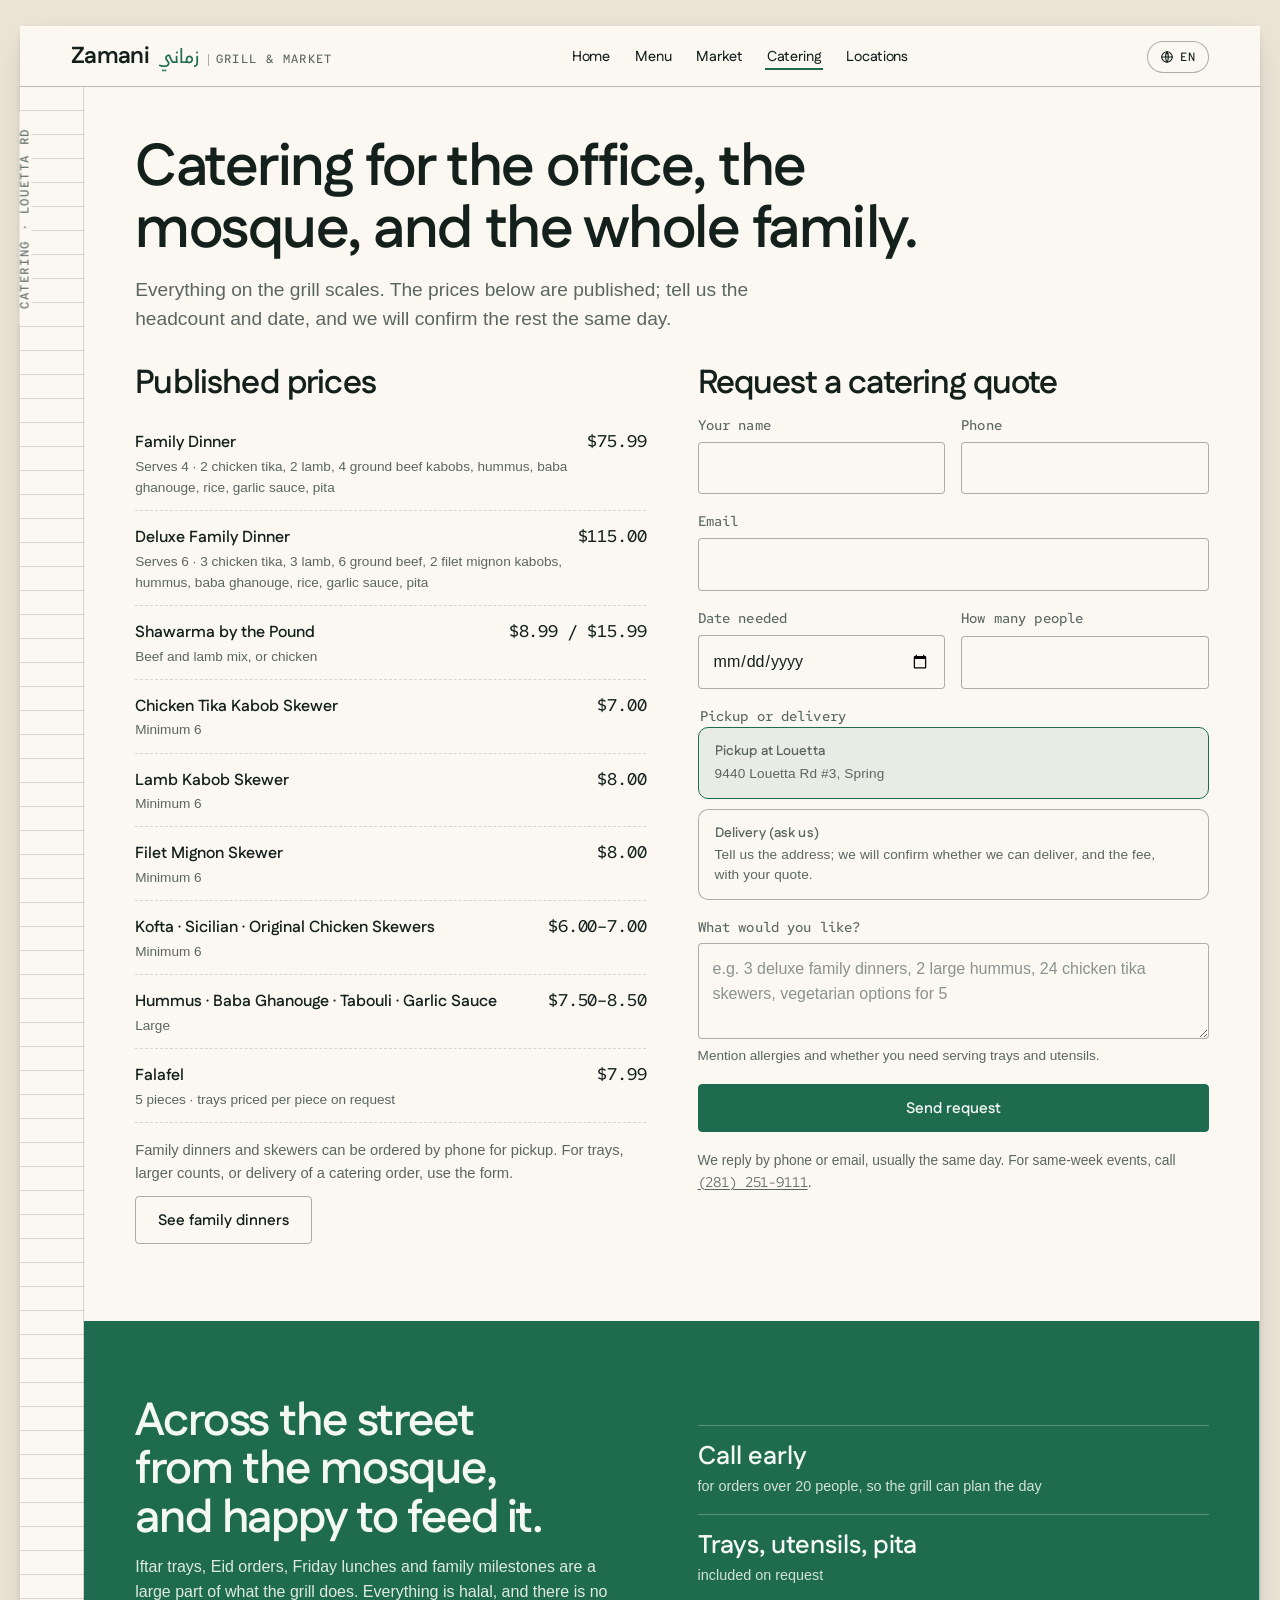
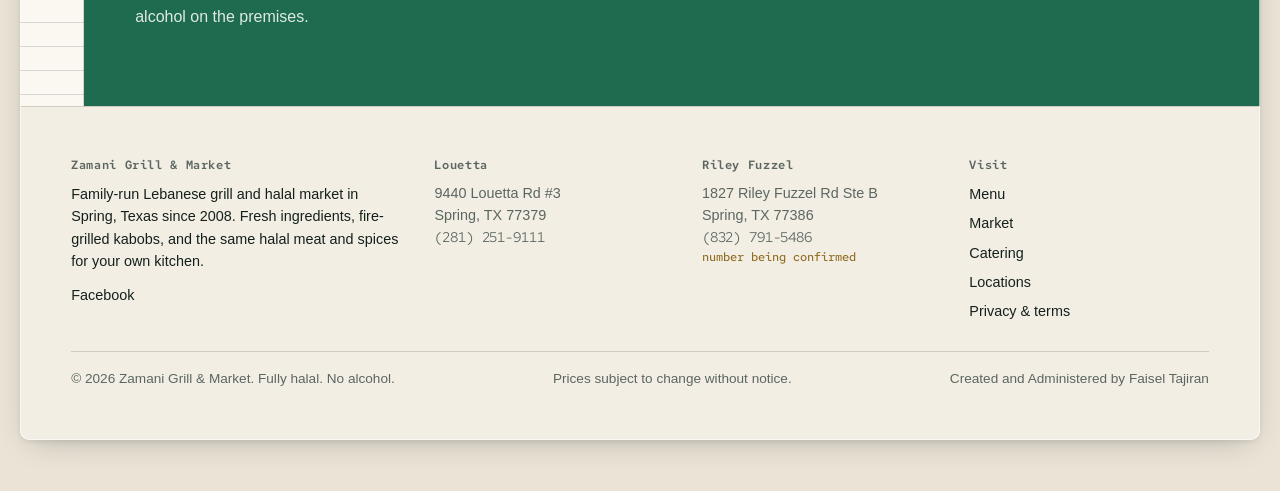
<file: catering.html>
<!doctype html>
<html lang="en" dir="ltr" data-tax="0.0825">
<head>
<title data-i18n="title.catering">Catering &amp; Family Dinners · Zamani Grill, Spring TX</title>
<meta name="description" content="Mediterranean catering in Spring, TX: family dinners for 4 or 6, kabobs by the skewer, shawarma by the pound, and trays of hummus, tabouli and falafel for offices, mosques and family gatherings. Request a quote.">
<meta property="og:title" content="Zamani Grill catering — Spring, TX">
<meta property="og:description" content="Family dinners, skewers by the dozen, shawarma by the pound. Request a quote.">
<meta property="og:image" content="https://zamanigrill.com/img/menu/img-7197.webp">
<!-- @head -->
<meta charset="utf-8">
<meta name="viewport" content="width=device-width, initial-scale=1, viewport-fit=cover">
<link rel="icon" href="favicon.svg" type="image/svg+xml">
<link rel="canonical" href="https://zamanigrill.com/catering">
<link rel="alternate" hreflang="ar" href="https://zamanigrill.com/catering?lang=ar">
<link rel="alternate" hreflang="fa" href="https://zamanigrill.com/catering?lang=fa">
<link rel="alternate" hreflang="hi" href="https://zamanigrill.com/catering?lang=hi">
<link rel="alternate" hreflang="ur" href="https://zamanigrill.com/catering?lang=ur">
<link rel="alternate" hreflang="en" href="https://zamanigrill.com/catering">
<link rel="alternate" hreflang="x-default" href="https://zamanigrill.com/catering">
<meta name="theme-color" content="#FBF8F2">
<link rel="preconnect" href="https://fonts.googleapis.com">
<link rel="preconnect" href="https://fonts.gstatic.com" crossorigin>
<link rel="stylesheet" href="https://fonts.googleapis.com/css2?family=Fustat:wght@500..700&family=Red+Hat+Mono:wght@400;500&display=swap">
<link rel="stylesheet" href="css/site.css">
<script>try{var l=localStorage.getItem("zamani-lang");if(l){l=JSON.parse(l);if(l&&l!=="en"){document.documentElement.lang=l;document.documentElement.dir=(l==="hi")?"ltr":"rtl"}}}catch(e){}</script>
<!-- /@head -->
<!-- @jsonld-home -->
<script type="application/ld+json">{"@context":"https://schema.org","@graph":[{"@type":"Organization","@id":"https://zamanigrill.com/#org","name":"Zamani Grill & Market","url":"https://zamanigrill.com/","logo":"https://zamanigrill.com/img/brand/mark.svg","sameAs":["https://www.facebook.com/zamanimarketgrill"]},{"@type":["Restaurant","GroceryStore"],"@id":"https://zamanigrill.com/tx/spring/louetta/#place","name":"Zamani Grill & Market — Louetta","url":"https://zamanigrill.com/tx/spring/louetta/","telephone":"+12812519111","image":"https://zamanigrill.com/img/menu/img-78671.webp","servesCuisine":["Lebanese","Mediterranean","Middle Eastern","Halal"],"priceRange":"$$","acceptsReservations":false,"address":{"@type":"PostalAddress","streetAddress":"9440 Louetta Rd #3","addressLocality":"Spring","addressRegion":"TX","postalCode":"77379","addressCountry":"US"},"geo":{"@type":"GeoCoordinates","latitude":30.0145,"longitude":-95.5413},"openingHoursSpecification":[{"@type":"OpeningHoursSpecification","dayOfWeek":["Sunday","Monday","Tuesday","Wednesday","Thursday"],"opens":"10:45","closes":"21:00"},{"@type":"OpeningHoursSpecification","dayOfWeek":["Friday","Saturday"],"opens":"10:45","closes":"22:00"}],"hasMap":"https://www.google.com/maps/search/?api=1&query=Zamani+Grill+9440+Louetta+Rd+%233+Spring+TX+77379","parentOrganization":{"@id":"https://zamanigrill.com/#org"},"hasMenu":"https://zamanigrill.com/menu"},{"@type":"GroceryStore","@id":"https://zamanigrill.com/tx/spring/riley-fuzzel/#place","name":"Zamani International Market — Riley Fuzzel","url":"https://zamanigrill.com/tx/spring/riley-fuzzel/","image":"https://zamanigrill.com/img/market/spices-white.webp","priceRange":"$$","acceptsReservations":false,"address":{"@type":"PostalAddress","streetAddress":"1827 Riley Fuzzel Rd Ste B","addressLocality":"Spring","addressRegion":"TX","postalCode":"77386","addressCountry":"US"},"geo":{"@type":"GeoCoordinates","latitude":30.105,"longitude":-95.415},"openingHoursSpecification":[{"@type":"OpeningHoursSpecification","dayOfWeek":["Sunday","Monday","Tuesday","Wednesday","Thursday","Friday","Saturday"],"opens":"10:00","closes":"21:00"}],"hasMap":"https://www.google.com/maps/search/?api=1&query=Zamani+International+Market+1827+Riley+Fuzzel+Rd+Ste+B+Spring+TX+77386","parentOrganization":{"@id":"https://zamanigrill.com/#org"}}]}</script>
<!-- /@jsonld-home -->
</head>
<body class="page-catering">
<!-- @contract -->
<!--
  DIRECTION CONTRACT — Levant Menu Card (seed 0db87a8c)
  THESIS: The menu is the page. A bright card of typography where every dish, price and pickup time is already set, English and
  Arabic at equal weight, and the photo is the garnish. It refuses the full-bleed food hero with an "Order Online" button.
  OWN-WORLD: Card stock #FBF8F2 as a shadowed sheet on a darker counter; ink #14201C; one cedar green #1E6B4F that owns whole
  regions (order rail, catering band); brass #B98A2E for the market; hairline rules, dashed dish leaders, tabular Red Hat Mono
  prices; Fustat for Latin and Arabic; round stamp "add", pill quantity, square remove; a left ruler rail aligning every course.
  STORY: A hungry neighbor sees the first course and its prices in one glance, adds in one tap, pays on the kitchen's own
  Priority payment page, and learns the same halal meat is sold next door.
  FIRST VIEWPORT: Left 7/12: wordmark, headline, lede, two actions, open-now line. Right 5/12: one framed dish photo cycling
  through the owner's own studio shots under a brass stamp. Phone: frame first, headline, cedar order rail pinned to the bottom.
  FORM: Levant Menu Card, candidate 7 of 7 on the grounded list, assigned by the roll; built code-led.
  FINISH: unreviewed and undocumented is unfinished; this build ends with the finish review, the verdict, DESIGN.md, and every
  shipping raster carrying its provenance.
-->
<!-- /@contract -->
<div class="sheet">
<!-- @header -->
<header class="top">
  <a class="wordmark" href="./" aria-label="Zamani Grill & Market, home"><span class="lat">Zamani</span><span class="ar" lang="ar" aria-hidden="true">زماني</span><span class="sub">Grill &amp; Market</span></a>
  <nav class="nav" aria-label="Site"><a href="./" data-i18n="nav.home">Home</a><a href="menu" data-i18n="nav.menu">Menu</a><a href="market" data-i18n="nav.market">Market</a><a href="catering" aria-current="page" data-i18n="nav.catering">Catering</a><a href="locations" data-i18n="nav.locations">Locations</a></nav>
  <div class="top-actions">
    <details class="lang"><summary aria-label="Language"><svg viewBox="0 0 24 24" fill="none" stroke="currentColor" stroke-width="2" stroke-linecap="round" aria-hidden="true"><circle cx="12" cy="12" r="9"/><path d="M3 12h18M12 3c3 3.5 3 14.5 0 18M12 3c-3 3.5-3 14.5 0 18"/></svg><span class="cur">EN</span></summary><div class="lang-menu" role="group" aria-label="Choose language"></div></details>
    <button type="button" class="cartbtn" data-open-ticket aria-label="Open your ticket"><svg width="16" height="16" viewBox="0 0 24 24" fill="none" stroke="currentColor" stroke-width="2" stroke-linecap="round" stroke-linejoin="round" aria-hidden="true"><path d="M5 3h14v18l-2.3-1.6L14.4 21l-2.4-1.6L9.6 21l-2.3-1.6L5 21z"/><path d="M9 8h6M9 12h6"/></svg><span class="lbl" data-i18n="cart.ticket">Ticket</span><span class="count">0</span></button>
  </div>
</header>
<!-- /@header -->
<div class="grid">
  <div class="rail" aria-hidden="true"><span class="rail-label">Catering · Louetta Rd</span></div>
  <main class="main" id="main">
    <div class="page-head">
      <h1 data-i18n="cat.h1">Catering for the office, the mosque, and the whole family.</h1>
      <p class="lede" data-i18n="cat.lede">Everything on the grill scales. The prices below are published; tell us the headcount and date, and we will confirm the rest the same day.</p>
    </div>
    <section class="section" style="padding-top:8px">
      <div class="catering-grid">
        <div>
          <h2 style="font-size:clamp(1.5rem,2.6vw,2.2rem);margin-bottom:14px" data-i18n="cat.pl.h2">Published prices</h2>
          <div class="pricelist">
            <div><div><b>Family Dinner</b><small data-i18n="cat.pl.f1">Serves 4 · 2 chicken tika, 2 lamb, 4 ground beef kabobs, hummus, baba ghanouge, rice, garlic sauce, pita</small></div><span class="price">$75.99</span></div>
            <div><div><b>Deluxe Family Dinner</b><small data-i18n="cat.pl.f2">Serves 6 · 3 chicken tika, 3 lamb, 6 ground beef, 2 filet mignon kabobs, hummus, baba ghanouge, rice, garlic sauce, pita</small></div><span class="price">$115.00</span></div>
            <div><div><b>Shawarma by the Pound</b><small data-i18n="cat.pl.f3">Beef and lamb mix, or chicken</small></div><span class="price">$8.99 / $15.99</span></div>
            <div><div><b>Chicken Tika Kabob Skewer</b><small data-i18n="cat.pl.min">Minimum 6</small></div><span class="price">$7.00</span></div>
            <div><div><b>Lamb Kabob Skewer</b><small data-i18n="cat.pl.min">Minimum 6</small></div><span class="price">$8.00</span></div>
            <div><div><b>Filet Mignon Skewer</b><small data-i18n="cat.pl.min">Minimum 6</small></div><span class="price">$8.00</span></div>
            <div><div><b>Kofta · Sicilian · Original Chicken Skewers</b><small data-i18n="cat.pl.min">Minimum 6</small></div><span class="price">$6.00–7.00</span></div>
            <div><div><b>Hummus · Baba Ghanouge · Tabouli · Garlic Sauce</b><small data-i18n="cat.pl.large">Large</small></div><span class="price">$7.50–8.50</span></div>
            <div><div><b>Falafel</b><small data-i18n="cat.pl.fal">5 pieces · trays priced per piece on request</small></div><span class="price">$7.99</span></div>
          </div>
          <p style="margin-top:16px;color:var(--muted);font-size:.92rem" data-i18n="cat.pl.note">Family dinners and skewers can be ordered by phone for pickup. For trays, larger counts, or delivery of a catering order, use the form.</p>
          <p style="margin-top:12px"><a class="btn ghost" href="menu#c-family" data-i18n="catband.fam">See family dinners</a></p>
        </div>
        <div>
          <h2 style="font-size:clamp(1.5rem,2.6vw,2.2rem);margin-bottom:14px" data-i18n="cat.form.h2">Request a catering quote</h2>
          <form class="form" name="catering" method="POST" action="/order/thanks/?catering=1" data-netlify="true" netlify-honeypot="company">
            <input type="hidden" name="form-name" value="catering">
            <p class="visually-hidden"><label>Company <input name="company" tabindex="-1" autocomplete="off"></label></p>
            <div class="two">
              <div class="field"><label for="c-name" data-i18n="form.name">Your name</label><input id="c-name" name="name" required autocomplete="name"></div>
              <div class="field"><label for="c-phone" data-i18n="form.phone">Phone</label><input id="c-phone" name="phone" type="tel" required autocomplete="tel" inputmode="tel"></div>
            </div>
            <div class="field"><label for="c-email" data-i18n="form.email">Email</label><input id="c-email" name="email" type="email" autocomplete="email"></div>
            <div class="two">
              <div class="field"><label for="c-date" data-i18n="form.date">Date needed</label><input id="c-date" name="date" type="date" required></div>
              <div class="field"><label for="c-count" data-i18n="form.count">How many people</label><input id="c-count" name="headcount" type="number" min="6" max="1000" inputmode="numeric" required></div>
            </div>
            <fieldset class="field"><legend data-i18n="form.how">Pickup or delivery</legend>
              <div class="radio-cards">
                <label class="radio-card"><input type="radio" name="how" value="pickup" checked><span><b data-i18n="form.how.pickup">Pickup at Louetta</b><small data-i18n="form.how.pickupS">9440 Louetta Rd #3, Spring</small></span></label>
                <label class="radio-card"><input type="radio" name="how" value="delivery"><span><b data-i18n="form.how.delivery">Delivery (ask us)</b><small data-i18n="form.how.deliveryS">Tell us the address; we will confirm whether we can deliver, and the fee, with your quote.</small></span></label>
              </div>
            </fieldset>
            <div class="field"><label for="c-notes" data-i18n="form.what">What would you like?</label><textarea id="c-notes" name="notes" placeholder="e.g. 3 deluxe family dinners, 2 large hummus, 24 chicken tika skewers, vegetarian options for 5" data-i18n-attr="placeholder:form.whatPh"></textarea><span class="hint" data-i18n="form.whatHint">Mention allergies and whether you need serving trays and utensils.</span></div>
            <button class="btn" type="submit" data-i18n="form.send">Send request</button>
            <p class="hint" style="color:var(--muted);font-size:.86rem" data-i18n="form.reply">We reply by phone or email, usually the same day. For same-week events, call <a href="tel:+12812519111" class="mono">(281) 251-9111</a>.</p>
          </form>
        </div>
      </div>
    </section>
    <section class="band">
      <div class="band-grid">
        <div><h2 data-i18n="cat.band.h2">Across the street from the mosque, and happy to feed it.</h2><p style="margin-top:12px" data-i18n="cat.band.p">Iftar trays, Eid orders, Friday lunches and family milestones are a large part of what the grill does. Everything is halal, and there is no alcohol on the premises.</p></div>
        <div><div class="fact"><b data-i18n="cat.band.f1b">Call early</b><span data-i18n="cat.band.f1s">for orders over 20 people, so the grill can plan the day</span></div><div class="fact"><b data-i18n="cat.band.f2b">Trays, utensils, pita</b><span data-i18n="cat.band.f2s">included on request</span></div></div>
      </div>
    </section>
  </main>
</div>
<!-- @footer -->
<footer class="foot">
  <div><p class="fh" data-i18n="foot.about">Zamani Grill &amp; Market</p><p data-i18n="foot.blurb">Family-run Lebanese grill and halal market in Spring, Texas since 2008. Fresh ingredients, fire-grilled kabobs, and the same halal meat and spices for your own kitchen.</p>
    <p style="margin-top:12px"><a href="https://www.facebook.com/zamanimarketgrill" rel="noopener" target="_blank">Facebook</a></p></div>
  <div><p class="fh">Louetta</p><address>9440 Louetta Rd #3<br>Spring, TX 77379<br><a href="tel:+12812519111" class="mono">(281) 251-9111</a></address></div><div><p class="fh">Riley Fuzzel</p><address>1827 Riley Fuzzel Rd Ste B<br>Spring, TX 77386<br><a href="tel:+18327915486" class="mono">(832) 791-5486</a><span class="confirming" data-i18n="foot.confirming">number being confirmed</span></address></div>
  <div><p class="fh" data-i18n="foot.visit">Visit</p><ul><li><a href="menu" data-i18n="nav.menu">Menu</a></li><li><a href="market" data-i18n="nav.market">Market</a></li><li><a href="catering" data-i18n="nav.catering">Catering</a></li><li><a href="locations" data-i18n="nav.locations">Locations</a></li><li><a href="privacy" data-i18n="foot.privacy">Privacy &amp; terms</a></li></ul></div>
  <div class="legal"><span>© <span class="num">2026</span> Zamani Grill &amp; Market. <span data-i18n="foot.halal">Fully halal. No alcohol.</span></span><span data-i18n="foot.prices">Prices subject to change without notice.</span><span><a href="https://www.faiseltajiran.com" style="text-decoration:none">Created and Administered by Faisel Tajiran</a></span></div>
</footer>
<!-- /@footer -->
</div>
<!-- @ticket -->
<div class="scrim" hidden></div>
<aside class="ticket" aria-label="Your ticket" role="dialog" aria-modal="true">
  <div class="ticket-head"><h2 data-i18n="cart.yourTicket">Your ticket</h2><button type="button" class="close" aria-label="Close" data-i18n-attr="aria-label:cart.close"><svg width="16" height="16" viewBox="0 0 24 24" fill="none" stroke="currentColor" stroke-width="2" stroke-linecap="round" aria-hidden="true"><path d="M18 6 6 18M6 6l12 12"/></svg></button></div>
  <div class="ticket-body"></div>
  <div class="ticket-foot"><div class="totals"></div><a class="btn" href="checkout" data-i18n="cart.checkout">Pickup &amp; pay</a></div>
</aside>
<div class="orderbar"><div class="sum"></div><a class="btn" href="checkout" data-i18n="cart.review">Review ticket</a></div>
<script src="js/site.js" defer></script>
<!-- /@ticket -->
</body>
</html>
</file>
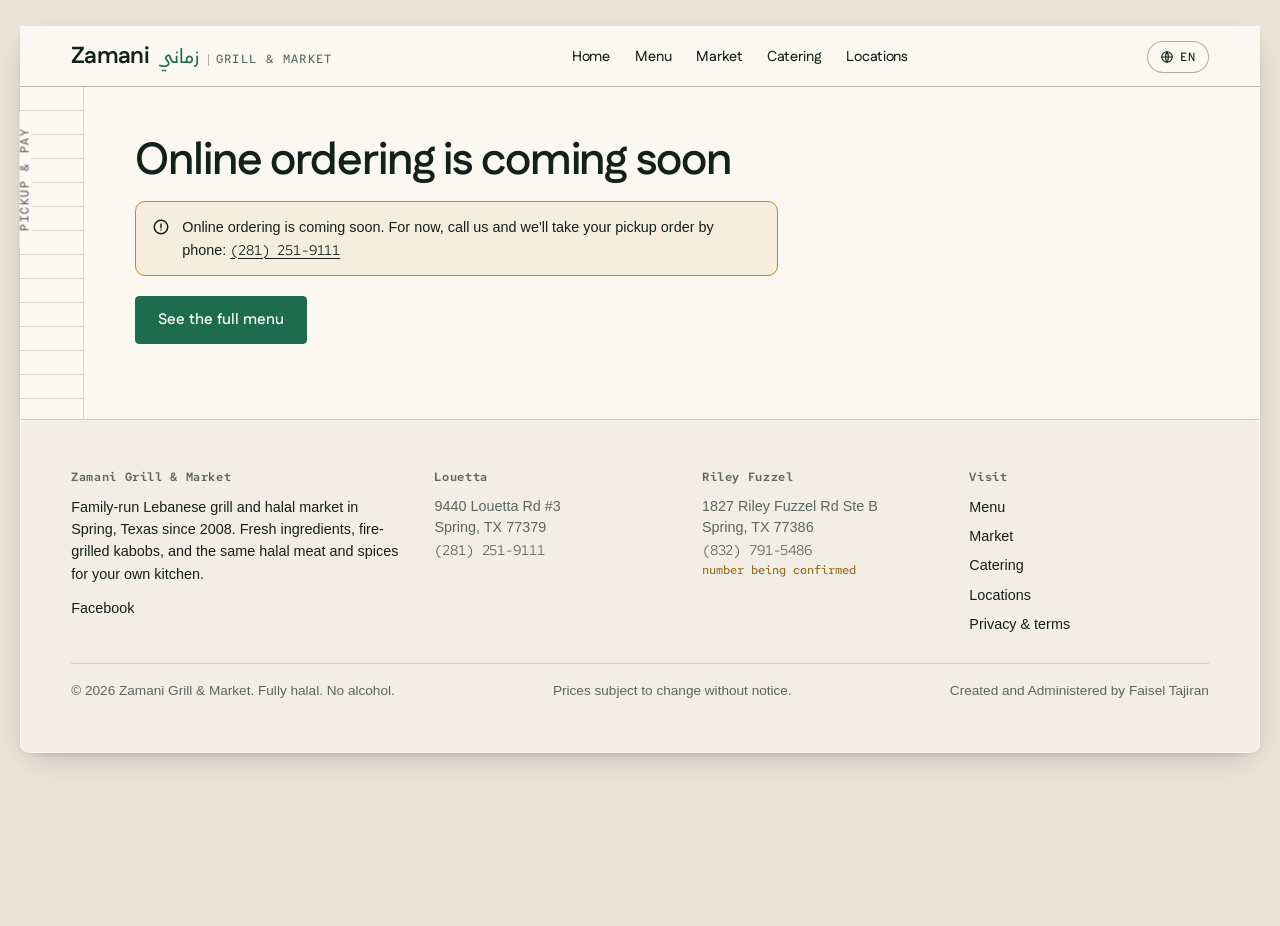
<file: checkout.html>
<!doctype html>
<html lang="en" dir="ltr" data-tax="0.0825">
<head>
<title data-i18n="title.checkout">Online ordering coming soon · Zamani Grill &amp; Market</title>
<meta name="description" content="Online ordering at Zamani Grill &amp; Market is coming soon.">
<meta name="robots" content="noindex, nofollow">
<!-- @head -->
<meta charset="utf-8">
<meta name="viewport" content="width=device-width, initial-scale=1, viewport-fit=cover">
<link rel="icon" href="favicon.svg" type="image/svg+xml">
<link rel="canonical" href="https://zamanigrill.com/checkout">
<link rel="alternate" hreflang="ar" href="https://zamanigrill.com/checkout?lang=ar">
<link rel="alternate" hreflang="fa" href="https://zamanigrill.com/checkout?lang=fa">
<link rel="alternate" hreflang="hi" href="https://zamanigrill.com/checkout?lang=hi">
<link rel="alternate" hreflang="ur" href="https://zamanigrill.com/checkout?lang=ur">
<link rel="alternate" hreflang="en" href="https://zamanigrill.com/checkout">
<link rel="alternate" hreflang="x-default" href="https://zamanigrill.com/checkout">
<meta name="theme-color" content="#FBF8F2">
<link rel="preconnect" href="https://fonts.googleapis.com">
<link rel="preconnect" href="https://fonts.gstatic.com" crossorigin>
<link rel="stylesheet" href="https://fonts.googleapis.com/css2?family=Fustat:wght@500..700&family=Red+Hat+Mono:wght@400;500&display=swap">
<link rel="stylesheet" href="css/site.css">
<script>try{var l=localStorage.getItem("zamani-lang");if(l){l=JSON.parse(l);if(l&&l!=="en"){document.documentElement.lang=l;document.documentElement.dir=(l==="hi")?"ltr":"rtl"}}}catch(e){}</script>
<!-- /@head -->
</head>
<body class="page-checkout">
<!-- @contract -->
<!--
  DIRECTION CONTRACT — Levant Menu Card (seed 0db87a8c)
  THESIS: The menu is the page. A bright card of typography where every dish, price and pickup time is already set, English and
  Arabic at equal weight, and the photo is the garnish. It refuses the full-bleed food hero with an "Order Online" button.
  OWN-WORLD: Card stock #FBF8F2 as a shadowed sheet on a darker counter; ink #14201C; one cedar green #1E6B4F that owns whole
  regions (order rail, catering band); brass #B98A2E for the market; hairline rules, dashed dish leaders, tabular Red Hat Mono
  prices; Fustat for Latin and Arabic; round stamp "add", pill quantity, square remove; a left ruler rail aligning every course.
  STORY: A hungry neighbor sees the first course and its prices in one glance, adds in one tap, pays on the kitchen's own
  Priority payment page, and learns the same halal meat is sold next door.
  FIRST VIEWPORT: Left 7/12: wordmark, headline, lede, two actions, open-now line. Right 5/12: one framed dish photo cycling
  through the owner's own studio shots under a brass stamp. Phone: frame first, headline, cedar order rail pinned to the bottom.
  FORM: Levant Menu Card, candidate 7 of 7 on the grounded list, assigned by the roll; built code-led.
  FINISH: unreviewed and undocumented is unfinished; this build ends with the finish review, the verdict, DESIGN.md, and every
  shipping raster carrying its provenance.
-->
<!-- /@contract -->
<div class="sheet">
<!-- @header -->
<header class="top">
  <a class="wordmark" href="./" aria-label="Zamani Grill & Market, home"><span class="lat">Zamani</span><span class="ar" lang="ar" aria-hidden="true">زماني</span><span class="sub">Grill &amp; Market</span></a>
  <nav class="nav" aria-label="Site"><a href="./" data-i18n="nav.home">Home</a><a href="menu" data-i18n="nav.menu">Menu</a><a href="market" data-i18n="nav.market">Market</a><a href="catering" data-i18n="nav.catering">Catering</a><a href="locations" data-i18n="nav.locations">Locations</a></nav>
  <div class="top-actions">
    <details class="lang"><summary aria-label="Language"><svg viewBox="0 0 24 24" fill="none" stroke="currentColor" stroke-width="2" stroke-linecap="round" aria-hidden="true"><circle cx="12" cy="12" r="9"/><path d="M3 12h18M12 3c3 3.5 3 14.5 0 18M12 3c-3 3.5-3 14.5 0 18"/></svg><span class="cur">EN</span></summary><div class="lang-menu" role="group" aria-label="Choose language"></div></details>
    <button type="button" class="cartbtn" data-open-ticket aria-label="Open your ticket"><svg width="16" height="16" viewBox="0 0 24 24" fill="none" stroke="currentColor" stroke-width="2" stroke-linecap="round" stroke-linejoin="round" aria-hidden="true"><path d="M5 3h14v18l-2.3-1.6L14.4 21l-2.4-1.6L9.6 21l-2.3-1.6L5 21z"/><path d="M9 8h6M9 12h6"/></svg><span class="lbl" data-i18n="cart.ticket">Ticket</span><span class="count">0</span></button>
  </div>
</header>
<!-- /@header -->
<div class="grid">
  <div class="rail" aria-hidden="true"><span class="rail-label">Pickup &amp; pay</span></div>
  <main class="main" id="main">
    <div class="checkout">
      <div class="co-head">
        <h1 style="font-size:clamp(1.9rem,3.6vw,2.8rem);margin-bottom:8px" data-i18n="order.soonTitle">Online ordering is coming soon</h1>
        <p class="lede" data-i18n="co.lede" hidden>Three steps: who it's for, when you'll pick it up, how you'd like to pay.</p>
        <div class="notice brass" role="note" style="margin-top:16px"><svg viewBox="0 0 24 24" fill="none" stroke="currentColor" stroke-width="2" stroke-linecap="round" aria-hidden="true"><circle cx="12" cy="12" r="9"/><path d="M12 8v5M12 16h.01"/></svg><span><span data-i18n="order.soon">Online ordering is coming soon. For now, call us and we'll take your pickup order by phone:</span> <a href="tel:+12812519111" class="mono" dir="ltr" style="white-space:nowrap">(281) 251-9111</a></span></div>
        <p style="margin-top:20px"><a class="btn" href="menu" data-i18n="fav.full">See the full menu</a></p>
      </div>
      <div class="co-form" hidden>
        <form id="checkout" class="form" novalidate data-payments-enabled="false">
          <div class="two">
            <div class="field"><label for="name" data-i18n="form.name">Your name</label><input id="name" name="name" required autocomplete="name"><span class="error" data-i18n="form.nameErr">We need a name for the bag.</span></div>
            <div class="field"><label for="phone" data-i18n="form.phone">Mobile phone</label><input id="phone" name="phone" type="tel" required autocomplete="tel" inputmode="tel" placeholder="(281) 555-0123"><span class="error" data-i18n="form.phoneErr">Enter a 10-digit number so we can reach you about the order.</span></div>
          </div>
          <div class="field"><label for="email" data-i18n="form.emailOpt">Email (optional, for a receipt)</label><input id="email" name="email" type="email" autocomplete="email"></div>

          <fieldset class="field"><legend data-i18n="co.where">Pick up at</legend>
            <div class="radio-cards">
              <label class="radio-card"><input type="radio" name="location" value="louetta" checked><span><b>Louetta</b><small>9440 Louetta Rd #3, Spring 77379 · <span data-i18n="co.hotFood">hot food and market</span></small></span></label>
              <label class="radio-card"><input type="radio" name="location" value="riley-fuzzel"><span><b>Riley Fuzzel</b><small>1827 Riley Fuzzel Rd Ste B, Spring 77386 · <span data-i18n="co.marketOnly">market items only</span></small></span></label>
            </div>
            <span class="hint" data-i18n="co.whereHint">Hot food is only prepared at Louetta. If your ticket has menu items, choose Louetta.</span>
          </fieldset>

          <fieldset class="field"><legend data-i18n="co.when">When</legend>
            <div class="steps">
              <label><input type="radio" name="pickup" value="asap" checked><span><b data-i18n="co.asap">ASAP</b><small data-i18n="co.asapS">about 20–25 min</small></span></label>
              <label><input type="radio" name="pickup" value="20"><span><b data-i18n="co.in20">In 20 min</b><small data-i18n="co.in20S">I'm on my way</small></span></label>
              <label><input type="radio" name="pickup" value="45"><span><b data-i18n="co.in45">In 45 min</b><small data-i18n="co.in45S">a little later</small></span></label>
              <label><input type="radio" name="pickup" value="scheduled"><span><b data-i18n="co.sched">Schedule</b><small data-i18n="co.schedS">write the time in notes</small></span></label>
            </div>
          </fieldset>

          <fieldset class="field"><legend data-i18n="co.how">How you'd like to pay</legend>
            <div class="radio-cards">
              <label class="radio-card"><input type="radio" name="tender" value="online"><span><b data-i18n="co.online">Pay now online</b><small data-i18n="co.onlineS">Card, on the restaurant's secure payment page</small><span class="price" data-i18n="co.card">Card</span></span></label>
              <label class="radio-card"><input type="radio" name="tender" value="pickup" checked><span><b data-i18n="co.atPickup">Pay at pickup</b><small data-i18n="co.atPickupS">Card or cash at the counter</small><span class="price" data-i18n="co.counter">Counter</span></span></label>
            </div>
          </fieldset>

          <div class="field"><label for="notes" data-i18n="co.notes">Notes for the kitchen</label><textarea id="notes" name="notes" placeholder="Allergies, extra garlic sauce, a scheduled time…" data-i18n-attr="placeholder:co.notesPh"></textarea></div>

          <div class="notice" role="note"><svg viewBox="0 0 24 24" fill="none" stroke="currentColor" stroke-width="2" stroke-linecap="round" aria-hidden="true"><circle cx="12" cy="12" r="9"/><path d="M12 8v5M12 16h.01"/></svg><span data-i18n="co.notice">We'll text or call if anything on your ticket is unavailable. Sales tax is added below.</span></div>
          <p id="checkout-error" class="error" hidden tabindex="-1" style="color:#8A3B2E"></p>
          <button class="btn" type="submit" style="min-height:56px;font-size:1.05rem" data-i18n="co.send">Send order to the kitchen</button>
        </form>
        <!-- Netlify Forms registration for the order log (posted by JS). -->
        <form name="orders" data-netlify="true" netlify-honeypot="company" hidden aria-hidden="true">
          <input type="hidden" name="form-name" value="orders">
          <input name="name"><input name="phone"><input name="email"><input name="location"><input name="pickup"><input name="tender"><input name="notes"><input name="items"><input name="total"><input name="company">
        </form>
      </div>
      <aside class="summary" aria-label="Order summary" hidden>
        <h2 data-i18n="cart.yourTicket">Your ticket</h2>
        <div class="summary-lines"></div>
        <div class="totals" style="margin-top:14px"></div>
        <p style="margin-top:14px;font-size:.88rem;color:var(--muted)"><a href="menu" data-i18n="co.addMore">Add more from the menu</a> · <a href="market" data-i18n="co.addMarket">or the market</a></p>
      </aside>
    </div>
  </main>
</div>
<!-- @footer -->
<footer class="foot">
  <div><p class="fh" data-i18n="foot.about">Zamani Grill &amp; Market</p><p data-i18n="foot.blurb">Family-run Lebanese grill and halal market in Spring, Texas since 2008. Fresh ingredients, fire-grilled kabobs, and the same halal meat and spices for your own kitchen.</p>
    <p style="margin-top:12px"><a href="https://www.facebook.com/zamanimarketgrill" rel="noopener" target="_blank">Facebook</a></p></div>
  <div><p class="fh">Louetta</p><address>9440 Louetta Rd #3<br>Spring, TX 77379<br><a href="tel:+12812519111" class="mono">(281) 251-9111</a></address></div><div><p class="fh">Riley Fuzzel</p><address>1827 Riley Fuzzel Rd Ste B<br>Spring, TX 77386<br><a href="tel:+18327915486" class="mono">(832) 791-5486</a><span class="confirming" data-i18n="foot.confirming">number being confirmed</span></address></div>
  <div><p class="fh" data-i18n="foot.visit">Visit</p><ul><li><a href="menu" data-i18n="nav.menu">Menu</a></li><li><a href="market" data-i18n="nav.market">Market</a></li><li><a href="catering" data-i18n="nav.catering">Catering</a></li><li><a href="locations" data-i18n="nav.locations">Locations</a></li><li><a href="privacy" data-i18n="foot.privacy">Privacy &amp; terms</a></li></ul></div>
  <div class="legal"><span>© <span class="num">2026</span> Zamani Grill &amp; Market. <span data-i18n="foot.halal">Fully halal. No alcohol.</span></span><span data-i18n="foot.prices">Prices subject to change without notice.</span><span><a href="https://www.faiseltajiran.com" style="text-decoration:none">Created and Administered by Faisel Tajiran</a></span></div>
</footer>
<!-- /@footer -->
</div>
<!-- @ticket -->
<div class="scrim" hidden></div>
<aside class="ticket" aria-label="Your ticket" role="dialog" aria-modal="true">
  <div class="ticket-head"><h2 data-i18n="cart.yourTicket">Your ticket</h2><button type="button" class="close" aria-label="Close" data-i18n-attr="aria-label:cart.close"><svg width="16" height="16" viewBox="0 0 24 24" fill="none" stroke="currentColor" stroke-width="2" stroke-linecap="round" aria-hidden="true"><path d="M18 6 6 18M6 6l12 12"/></svg></button></div>
  <div class="ticket-body"></div>
  <div class="ticket-foot"><div class="totals"></div><a class="btn" href="checkout" data-i18n="cart.checkout">Pickup &amp; pay</a></div>
</aside>
<div class="orderbar"><div class="sum"></div><a class="btn" href="checkout" data-i18n="cart.review">Review ticket</a></div>
<script src="js/site.js" defer></script>
<!-- /@ticket -->
</body>
</html>
</file>
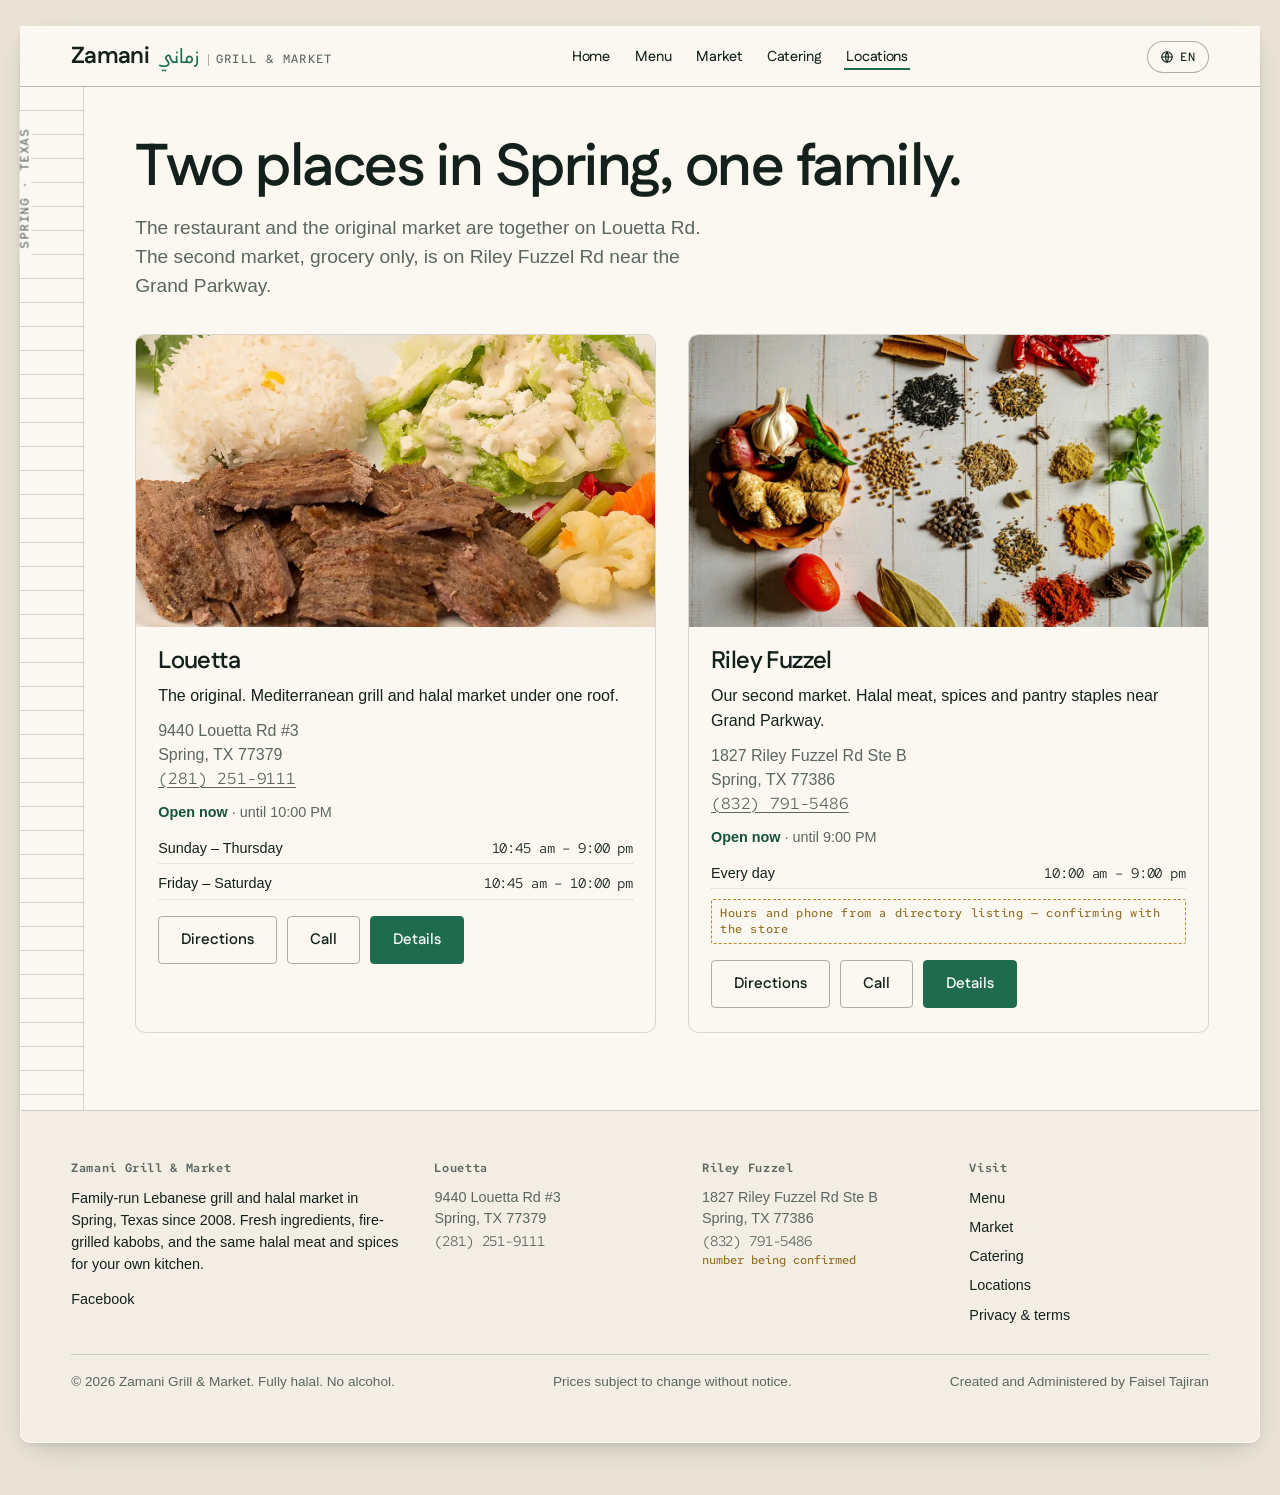
<file: locations.html>
<!doctype html>
<html lang="en" dir="ltr" data-tax="0.0825">
<head>
<title data-i18n="title.locations">Locations &amp; Hours · Zamani Grill &amp; Market, Spring TX</title>
<meta name="description" content="Zamani Grill & Market locations in Spring, Texas: the restaurant and halal market at 9440 Louetta Rd #3 (281-251-9111) and the Zamani International Market at 1827 Riley Fuzzel Rd Ste B. Hours, directions and phone numbers.">
<meta property="og:title" content="Zamani Grill & Market locations — Spring, TX">
<meta property="og:description" content="Louetta Rd restaurant and market, Riley Fuzzel Rd market. Hours and directions.">
<meta property="og:image" content="https://zamanigrill.com/img/menu/img-7197.webp">
<!-- @head -->
<meta charset="utf-8">
<meta name="viewport" content="width=device-width, initial-scale=1, viewport-fit=cover">
<link rel="icon" href="favicon.svg" type="image/svg+xml">
<link rel="canonical" href="https://zamanigrill.com/locations">
<link rel="alternate" hreflang="ar" href="https://zamanigrill.com/locations?lang=ar">
<link rel="alternate" hreflang="fa" href="https://zamanigrill.com/locations?lang=fa">
<link rel="alternate" hreflang="hi" href="https://zamanigrill.com/locations?lang=hi">
<link rel="alternate" hreflang="ur" href="https://zamanigrill.com/locations?lang=ur">
<link rel="alternate" hreflang="en" href="https://zamanigrill.com/locations">
<link rel="alternate" hreflang="x-default" href="https://zamanigrill.com/locations">
<meta name="theme-color" content="#FBF8F2">
<link rel="preconnect" href="https://fonts.googleapis.com">
<link rel="preconnect" href="https://fonts.gstatic.com" crossorigin>
<link rel="stylesheet" href="https://fonts.googleapis.com/css2?family=Fustat:wght@500..700&family=Red+Hat+Mono:wght@400;500&display=swap">
<link rel="stylesheet" href="css/site.css">
<script>try{var l=localStorage.getItem("zamani-lang");if(l){l=JSON.parse(l);if(l&&l!=="en"){document.documentElement.lang=l;document.documentElement.dir=(l==="hi")?"ltr":"rtl"}}}catch(e){}</script>
<!-- /@head -->
<!-- @jsonld-locations -->
<script type="application/ld+json">{"@context":"https://schema.org","@graph":[{"@type":"Organization","@id":"https://zamanigrill.com/#org","name":"Zamani Grill & Market","url":"https://zamanigrill.com/","logo":"https://zamanigrill.com/img/brand/mark.svg","sameAs":["https://www.facebook.com/zamanimarketgrill"]},{"@type":["Restaurant","GroceryStore"],"@id":"https://zamanigrill.com/tx/spring/louetta/#place","name":"Zamani Grill & Market — Louetta","url":"https://zamanigrill.com/tx/spring/louetta/","telephone":"+12812519111","image":"https://zamanigrill.com/img/menu/img-78671.webp","servesCuisine":["Lebanese","Mediterranean","Middle Eastern","Halal"],"priceRange":"$$","acceptsReservations":false,"address":{"@type":"PostalAddress","streetAddress":"9440 Louetta Rd #3","addressLocality":"Spring","addressRegion":"TX","postalCode":"77379","addressCountry":"US"},"geo":{"@type":"GeoCoordinates","latitude":30.0145,"longitude":-95.5413},"openingHoursSpecification":[{"@type":"OpeningHoursSpecification","dayOfWeek":["Sunday","Monday","Tuesday","Wednesday","Thursday"],"opens":"10:45","closes":"21:00"},{"@type":"OpeningHoursSpecification","dayOfWeek":["Friday","Saturday"],"opens":"10:45","closes":"22:00"}],"hasMap":"https://www.google.com/maps/search/?api=1&query=Zamani+Grill+9440+Louetta+Rd+%233+Spring+TX+77379","parentOrganization":{"@id":"https://zamanigrill.com/#org"},"hasMenu":"https://zamanigrill.com/menu"},{"@type":"GroceryStore","@id":"https://zamanigrill.com/tx/spring/riley-fuzzel/#place","name":"Zamani International Market — Riley Fuzzel","url":"https://zamanigrill.com/tx/spring/riley-fuzzel/","image":"https://zamanigrill.com/img/market/spices-white.webp","priceRange":"$$","acceptsReservations":false,"address":{"@type":"PostalAddress","streetAddress":"1827 Riley Fuzzel Rd Ste B","addressLocality":"Spring","addressRegion":"TX","postalCode":"77386","addressCountry":"US"},"geo":{"@type":"GeoCoordinates","latitude":30.105,"longitude":-95.415},"openingHoursSpecification":[{"@type":"OpeningHoursSpecification","dayOfWeek":["Sunday","Monday","Tuesday","Wednesday","Thursday","Friday","Saturday"],"opens":"10:00","closes":"21:00"}],"hasMap":"https://www.google.com/maps/search/?api=1&query=Zamani+International+Market+1827+Riley+Fuzzel+Rd+Ste+B+Spring+TX+77386","parentOrganization":{"@id":"https://zamanigrill.com/#org"}}]}</script>
<!-- /@jsonld-locations -->
</head>
<body class="page-locations">
<!-- @contract -->
<!--
  DIRECTION CONTRACT — Levant Menu Card (seed 0db87a8c)
  THESIS: The menu is the page. A bright card of typography where every dish, price and pickup time is already set, English and
  Arabic at equal weight, and the photo is the garnish. It refuses the full-bleed food hero with an "Order Online" button.
  OWN-WORLD: Card stock #FBF8F2 as a shadowed sheet on a darker counter; ink #14201C; one cedar green #1E6B4F that owns whole
  regions (order rail, catering band); brass #B98A2E for the market; hairline rules, dashed dish leaders, tabular Red Hat Mono
  prices; Fustat for Latin and Arabic; round stamp "add", pill quantity, square remove; a left ruler rail aligning every course.
  STORY: A hungry neighbor sees the first course and its prices in one glance, adds in one tap, pays on the kitchen's own
  Priority payment page, and learns the same halal meat is sold next door.
  FIRST VIEWPORT: Left 7/12: wordmark, headline, lede, two actions, open-now line. Right 5/12: one framed dish photo cycling
  through the owner's own studio shots under a brass stamp. Phone: frame first, headline, cedar order rail pinned to the bottom.
  FORM: Levant Menu Card, candidate 7 of 7 on the grounded list, assigned by the roll; built code-led.
  FINISH: unreviewed and undocumented is unfinished; this build ends with the finish review, the verdict, DESIGN.md, and every
  shipping raster carrying its provenance.
-->
<!-- /@contract -->
<div class="sheet">
<!-- @header -->
<header class="top">
  <a class="wordmark" href="./" aria-label="Zamani Grill & Market, home"><span class="lat">Zamani</span><span class="ar" lang="ar" aria-hidden="true">زماني</span><span class="sub">Grill &amp; Market</span></a>
  <nav class="nav" aria-label="Site"><a href="./" data-i18n="nav.home">Home</a><a href="menu" data-i18n="nav.menu">Menu</a><a href="market" data-i18n="nav.market">Market</a><a href="catering" data-i18n="nav.catering">Catering</a><a href="locations" aria-current="page" data-i18n="nav.locations">Locations</a></nav>
  <div class="top-actions">
    <details class="lang"><summary aria-label="Language"><svg viewBox="0 0 24 24" fill="none" stroke="currentColor" stroke-width="2" stroke-linecap="round" aria-hidden="true"><circle cx="12" cy="12" r="9"/><path d="M3 12h18M12 3c3 3.5 3 14.5 0 18M12 3c-3 3.5-3 14.5 0 18"/></svg><span class="cur">EN</span></summary><div class="lang-menu" role="group" aria-label="Choose language"></div></details>
    <button type="button" class="cartbtn" data-open-ticket aria-label="Open your ticket"><svg width="16" height="16" viewBox="0 0 24 24" fill="none" stroke="currentColor" stroke-width="2" stroke-linecap="round" stroke-linejoin="round" aria-hidden="true"><path d="M5 3h14v18l-2.3-1.6L14.4 21l-2.4-1.6L9.6 21l-2.3-1.6L5 21z"/><path d="M9 8h6M9 12h6"/></svg><span class="lbl" data-i18n="cart.ticket">Ticket</span><span class="count">0</span></button>
  </div>
</header>
<!-- /@header -->
<div class="grid">
  <div class="rail" aria-hidden="true"><span class="rail-label">Spring · Texas</span></div>
  <main class="main" id="main">
    <div class="page-head">
      <h1 data-i18n="locs.h1">Two places in Spring, one family.</h1>
      <p class="lede" data-i18n="locs.lede">The restaurant and the original market are together on Louetta Rd. The second market, grocery only, is on Riley Fuzzel Rd near the Grand Parkway.</p>
    </div>
    <section class="section" style="padding-top:8px">
      <div class="places">
<!-- @places -->
<article class="place rv" id="louetta">
  <img src="img/menu/img-78671.webp" width="900" height="674" alt="Zamani Grill &amp; Market — Louetta" loading="lazy" decoding="async">
  <div class="place-body">
    <h2>Louetta</h2>
    <p data-i18n="loc.louetta.tagline">The original. Mediterranean grill and halal market under one roof.</p>
    <address>9440 Louetta Rd #3<br>Spring, TX 77379<br><a href="tel:+12812519111" class="mono">(281) 251-9111</a></address>
    <div class="hero-meta" style="margin:0;padding:0;border:0"><span data-open-now="[{&quot;days&quot;:&quot;Sunday – Thursday&quot;,&quot;dayCodes&quot;:[&quot;Su&quot;,&quot;Mo&quot;,&quot;Tu&quot;,&quot;We&quot;,&quot;Th&quot;],&quot;open&quot;:&quot;10:45&quot;,&quot;close&quot;:&quot;21:00&quot;},{&quot;days&quot;:&quot;Friday – Saturday&quot;,&quot;dayCodes&quot;:[&quot;Fr&quot;,&quot;Sa&quot;],&quot;open&quot;:&quot;10:45&quot;,&quot;close&quot;:&quot;22:00&quot;}]"></span></div>
    <div class="hours" data-i18n-hours><div><span data-i18n="days.SuMoTuWeTh">Sunday – Thursday</span><time>10:45 am – 9:00 pm</time></div><div><span data-i18n="days.FrSa">Friday – Saturday</span><time>10:45 am – 10:00 pm</time></div></div>
    <div class="place-actions"><a class="btn ghost" href="https://www.google.com/maps/search/?api=1&query=Zamani+Grill+9440+Louetta+Rd+%233+Spring+TX+77379" target="_blank" rel="noopener" data-i18n="loc.directions">Directions</a><a class="btn ghost" href="tel:+12812519111" data-i18n="loc.call">Call</a><a class="btn" href="tx/spring/louetta/" data-i18n="loc.details">Details</a></div>
  </div>
</article>
<article class="place rv" id="riley-fuzzel">
  <img src="img/market/spices-white.webp" width="900" height="674" alt="Zamani International Market — Riley Fuzzel" loading="lazy" decoding="async">
  <div class="place-body">
    <h2>Riley Fuzzel</h2>
    <p data-i18n="loc.riley-fuzzel.tagline">Our second market. Halal meat, spices and pantry staples near Grand Parkway.</p>
    <address>1827 Riley Fuzzel Rd Ste B<br>Spring, TX 77386<br><a href="tel:+18327915486" class="mono">(832) 791-5486</a></address>
    <div class="hero-meta" style="margin:0;padding:0;border:0"><span data-open-now="[{&quot;days&quot;:&quot;Every day&quot;,&quot;dayCodes&quot;:[&quot;Su&quot;,&quot;Mo&quot;,&quot;Tu&quot;,&quot;We&quot;,&quot;Th&quot;,&quot;Fr&quot;,&quot;Sa&quot;],&quot;open&quot;:&quot;10:00&quot;,&quot;close&quot;:&quot;21:00&quot;}]"></span></div>
    <div class="hours" data-i18n-hours><div><span data-i18n="days.SuMoTuWeThFrSa">Every day</span><time>10:00 am – 9:00 pm</time></div></div><span class="unverified" data-i18n="hours.unverified">Hours and phone from a directory listing — confirming with the store</span>
    <div class="place-actions"><a class="btn ghost" href="https://www.google.com/maps/search/?api=1&query=Zamani+International+Market+1827+Riley+Fuzzel+Rd+Ste+B+Spring+TX+77386" target="_blank" rel="noopener" data-i18n="loc.directions">Directions</a><a class="btn ghost" href="tel:+18327915486" data-i18n="loc.call">Call</a><a class="btn" href="tx/spring/riley-fuzzel/" data-i18n="loc.details">Details</a></div>
  </div>
</article>
<!-- /@places -->
      </div>
    </section>
  </main>
</div>
<!-- @footer -->
<footer class="foot">
  <div><p class="fh" data-i18n="foot.about">Zamani Grill &amp; Market</p><p data-i18n="foot.blurb">Family-run Lebanese grill and halal market in Spring, Texas since 2008. Fresh ingredients, fire-grilled kabobs, and the same halal meat and spices for your own kitchen.</p>
    <p style="margin-top:12px"><a href="https://www.facebook.com/zamanimarketgrill" rel="noopener" target="_blank">Facebook</a></p></div>
  <div><p class="fh">Louetta</p><address>9440 Louetta Rd #3<br>Spring, TX 77379<br><a href="tel:+12812519111" class="mono">(281) 251-9111</a></address></div><div><p class="fh">Riley Fuzzel</p><address>1827 Riley Fuzzel Rd Ste B<br>Spring, TX 77386<br><a href="tel:+18327915486" class="mono">(832) 791-5486</a><span class="confirming" data-i18n="foot.confirming">number being confirmed</span></address></div>
  <div><p class="fh" data-i18n="foot.visit">Visit</p><ul><li><a href="menu" data-i18n="nav.menu">Menu</a></li><li><a href="market" data-i18n="nav.market">Market</a></li><li><a href="catering" data-i18n="nav.catering">Catering</a></li><li><a href="locations" data-i18n="nav.locations">Locations</a></li><li><a href="privacy" data-i18n="foot.privacy">Privacy &amp; terms</a></li></ul></div>
  <div class="legal"><span>© <span class="num">2026</span> Zamani Grill &amp; Market. <span data-i18n="foot.halal">Fully halal. No alcohol.</span></span><span data-i18n="foot.prices">Prices subject to change without notice.</span><span><a href="https://www.faiseltajiran.com" style="text-decoration:none">Created and Administered by Faisel Tajiran</a></span></div>
</footer>
<!-- /@footer -->
</div>
<!-- @ticket -->
<div class="scrim" hidden></div>
<aside class="ticket" aria-label="Your ticket" role="dialog" aria-modal="true">
  <div class="ticket-head"><h2 data-i18n="cart.yourTicket">Your ticket</h2><button type="button" class="close" aria-label="Close" data-i18n-attr="aria-label:cart.close"><svg width="16" height="16" viewBox="0 0 24 24" fill="none" stroke="currentColor" stroke-width="2" stroke-linecap="round" aria-hidden="true"><path d="M18 6 6 18M6 6l12 12"/></svg></button></div>
  <div class="ticket-body"></div>
  <div class="ticket-foot"><div class="totals"></div><a class="btn" href="checkout" data-i18n="cart.checkout">Pickup &amp; pay</a></div>
</aside>
<div class="orderbar"><div class="sum"></div><a class="btn" href="checkout" data-i18n="cart.review">Review ticket</a></div>
<script src="js/site.js" defer></script>
<!-- /@ticket -->
</body>
</html>
</file>
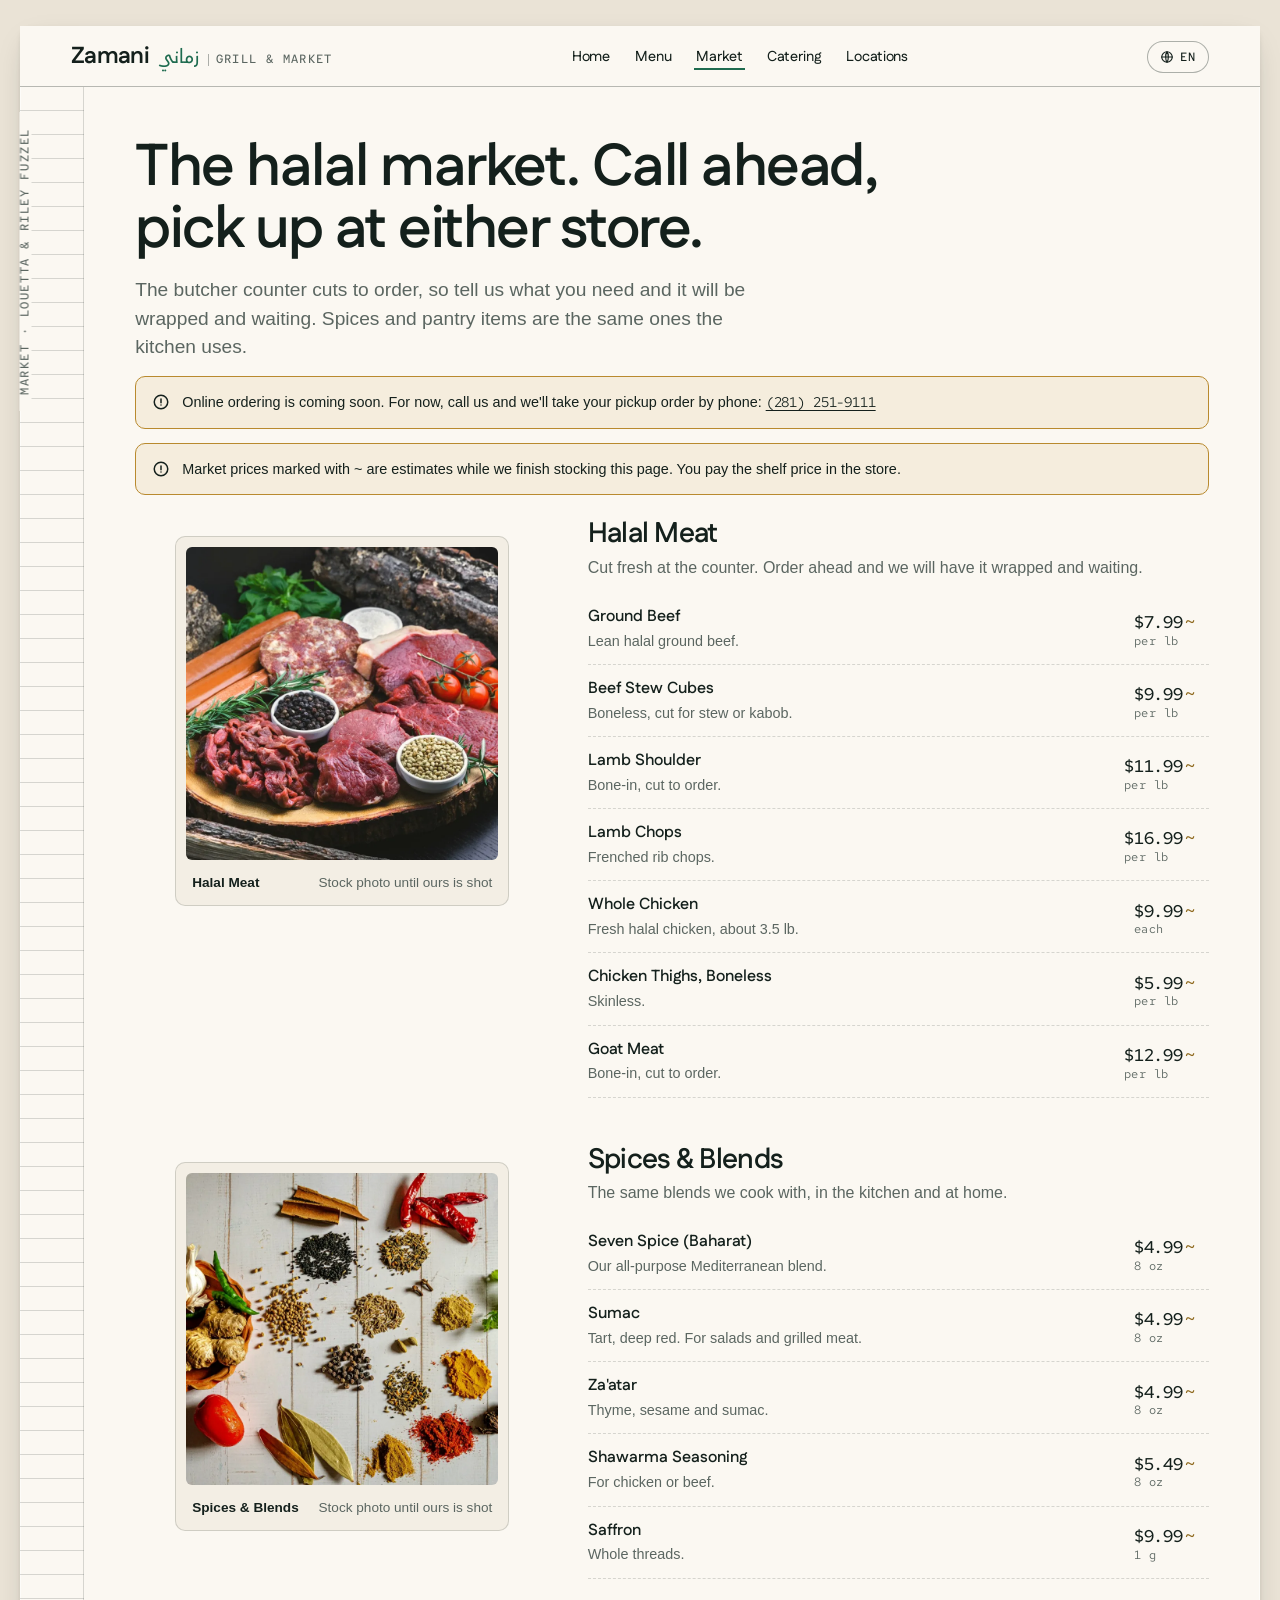
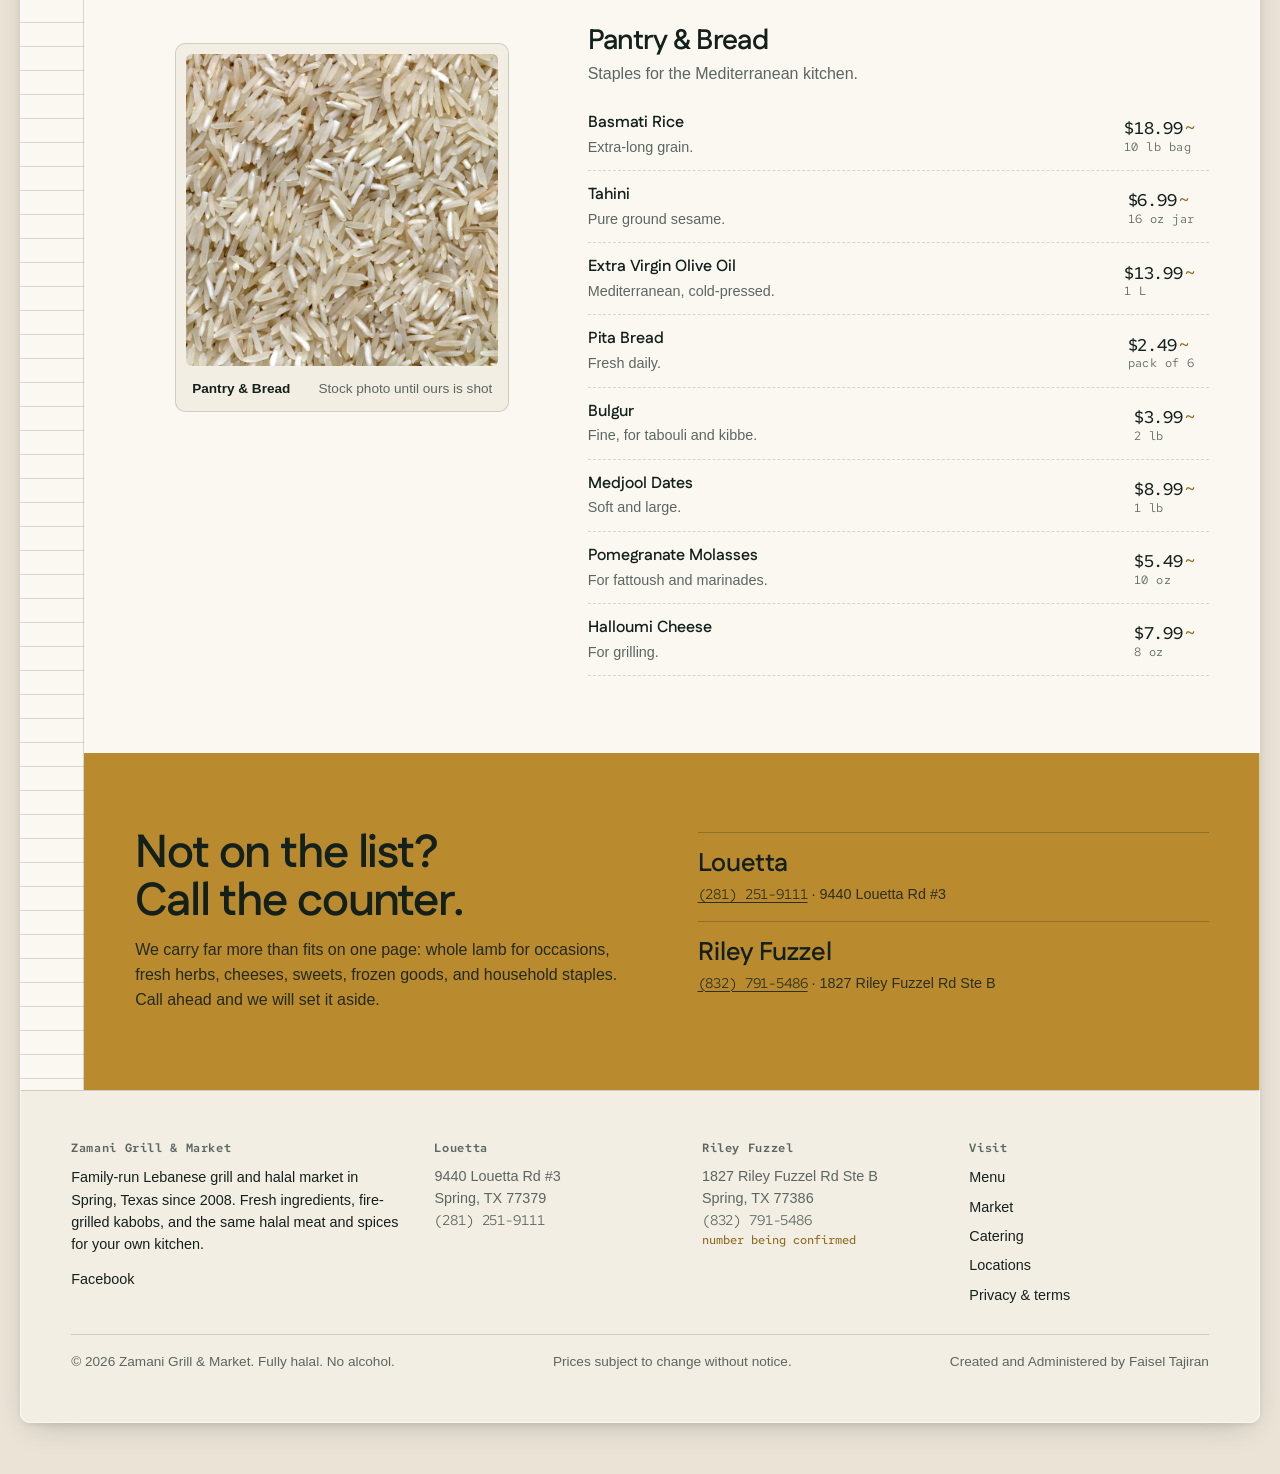
<file: market.html>
<!doctype html>
<html lang="en" dir="ltr" data-tax="0.0825">
<head>
<title data-i18n="title.market">Halal Market · Meat, Spices &amp; Pantry · Zamani, Spring TX</title>
<meta name="description" content="Zamani International Market: halal beef, lamb, goat and chicken cut to order, Mediterranean spices, basmati, tahini, olive oil and fresh pita. Two Spring, TX locations on Louetta Rd and Riley Fuzzel Rd. Order ahead for pickup.">
<meta property="og:title" content="Zamani halal market — Spring, TX">
<meta property="og:description" content="Halal meat cut to order, spices and pantry staples. Order ahead at Louetta or Riley Fuzzel.">
<meta property="og:image" content="https://zamanigrill.com/img/market/spices-white.webp">
<!-- @head -->
<meta charset="utf-8">
<meta name="viewport" content="width=device-width, initial-scale=1, viewport-fit=cover">
<link rel="icon" href="favicon.svg" type="image/svg+xml">
<link rel="canonical" href="https://zamanigrill.com/market">
<link rel="alternate" hreflang="ar" href="https://zamanigrill.com/market?lang=ar">
<link rel="alternate" hreflang="fa" href="https://zamanigrill.com/market?lang=fa">
<link rel="alternate" hreflang="hi" href="https://zamanigrill.com/market?lang=hi">
<link rel="alternate" hreflang="ur" href="https://zamanigrill.com/market?lang=ur">
<link rel="alternate" hreflang="en" href="https://zamanigrill.com/market">
<link rel="alternate" hreflang="x-default" href="https://zamanigrill.com/market">
<meta name="theme-color" content="#FBF8F2">
<link rel="preconnect" href="https://fonts.googleapis.com">
<link rel="preconnect" href="https://fonts.gstatic.com" crossorigin>
<link rel="stylesheet" href="https://fonts.googleapis.com/css2?family=Fustat:wght@500..700&family=Red+Hat+Mono:wght@400;500&display=swap">
<link rel="stylesheet" href="css/site.css">
<script>try{var l=localStorage.getItem("zamani-lang");if(l){l=JSON.parse(l);if(l&&l!=="en"){document.documentElement.lang=l;document.documentElement.dir=(l==="hi")?"ltr":"rtl"}}}catch(e){}</script>
<!-- /@head -->
<!-- @jsonld-home -->
<script type="application/ld+json">{"@context":"https://schema.org","@graph":[{"@type":"Organization","@id":"https://zamanigrill.com/#org","name":"Zamani Grill & Market","url":"https://zamanigrill.com/","logo":"https://zamanigrill.com/img/brand/mark.svg","sameAs":["https://www.facebook.com/zamanimarketgrill"]},{"@type":["Restaurant","GroceryStore"],"@id":"https://zamanigrill.com/tx/spring/louetta/#place","name":"Zamani Grill & Market — Louetta","url":"https://zamanigrill.com/tx/spring/louetta/","telephone":"+12812519111","image":"https://zamanigrill.com/img/menu/img-78671.webp","servesCuisine":["Lebanese","Mediterranean","Middle Eastern","Halal"],"priceRange":"$$","acceptsReservations":false,"address":{"@type":"PostalAddress","streetAddress":"9440 Louetta Rd #3","addressLocality":"Spring","addressRegion":"TX","postalCode":"77379","addressCountry":"US"},"geo":{"@type":"GeoCoordinates","latitude":30.0145,"longitude":-95.5413},"openingHoursSpecification":[{"@type":"OpeningHoursSpecification","dayOfWeek":["Sunday","Monday","Tuesday","Wednesday","Thursday"],"opens":"10:45","closes":"21:00"},{"@type":"OpeningHoursSpecification","dayOfWeek":["Friday","Saturday"],"opens":"10:45","closes":"22:00"}],"hasMap":"https://www.google.com/maps/search/?api=1&query=Zamani+Grill+9440+Louetta+Rd+%233+Spring+TX+77379","parentOrganization":{"@id":"https://zamanigrill.com/#org"},"hasMenu":"https://zamanigrill.com/menu"},{"@type":"GroceryStore","@id":"https://zamanigrill.com/tx/spring/riley-fuzzel/#place","name":"Zamani International Market — Riley Fuzzel","url":"https://zamanigrill.com/tx/spring/riley-fuzzel/","image":"https://zamanigrill.com/img/market/spices-white.webp","priceRange":"$$","acceptsReservations":false,"address":{"@type":"PostalAddress","streetAddress":"1827 Riley Fuzzel Rd Ste B","addressLocality":"Spring","addressRegion":"TX","postalCode":"77386","addressCountry":"US"},"geo":{"@type":"GeoCoordinates","latitude":30.105,"longitude":-95.415},"openingHoursSpecification":[{"@type":"OpeningHoursSpecification","dayOfWeek":["Sunday","Monday","Tuesday","Wednesday","Thursday","Friday","Saturday"],"opens":"10:00","closes":"21:00"}],"hasMap":"https://www.google.com/maps/search/?api=1&query=Zamani+International+Market+1827+Riley+Fuzzel+Rd+Ste+B+Spring+TX+77386","parentOrganization":{"@id":"https://zamanigrill.com/#org"}}]}</script>
<!-- /@jsonld-home -->
</head>
<body class="page-market">
<!-- @contract -->
<!--
  DIRECTION CONTRACT — Levant Menu Card (seed 0db87a8c)
  THESIS: The menu is the page. A bright card of typography where every dish, price and pickup time is already set, English and
  Arabic at equal weight, and the photo is the garnish. It refuses the full-bleed food hero with an "Order Online" button.
  OWN-WORLD: Card stock #FBF8F2 as a shadowed sheet on a darker counter; ink #14201C; one cedar green #1E6B4F that owns whole
  regions (order rail, catering band); brass #B98A2E for the market; hairline rules, dashed dish leaders, tabular Red Hat Mono
  prices; Fustat for Latin and Arabic; round stamp "add", pill quantity, square remove; a left ruler rail aligning every course.
  STORY: A hungry neighbor sees the first course and its prices in one glance, adds in one tap, pays on the kitchen's own
  Priority payment page, and learns the same halal meat is sold next door.
  FIRST VIEWPORT: Left 7/12: wordmark, headline, lede, two actions, open-now line. Right 5/12: one framed dish photo cycling
  through the owner's own studio shots under a brass stamp. Phone: frame first, headline, cedar order rail pinned to the bottom.
  FORM: Levant Menu Card, candidate 7 of 7 on the grounded list, assigned by the roll; built code-led.
  FINISH: unreviewed and undocumented is unfinished; this build ends with the finish review, the verdict, DESIGN.md, and every
  shipping raster carrying its provenance.
-->
<!-- /@contract -->
<div class="sheet">
<!-- @header -->
<header class="top">
  <a class="wordmark" href="./" aria-label="Zamani Grill & Market, home"><span class="lat">Zamani</span><span class="ar" lang="ar" aria-hidden="true">زماني</span><span class="sub">Grill &amp; Market</span></a>
  <nav class="nav" aria-label="Site"><a href="./" data-i18n="nav.home">Home</a><a href="menu" data-i18n="nav.menu">Menu</a><a href="market" aria-current="page" data-i18n="nav.market">Market</a><a href="catering" data-i18n="nav.catering">Catering</a><a href="locations" data-i18n="nav.locations">Locations</a></nav>
  <div class="top-actions">
    <details class="lang"><summary aria-label="Language"><svg viewBox="0 0 24 24" fill="none" stroke="currentColor" stroke-width="2" stroke-linecap="round" aria-hidden="true"><circle cx="12" cy="12" r="9"/><path d="M3 12h18M12 3c3 3.5 3 14.5 0 18M12 3c-3 3.5-3 14.5 0 18"/></svg><span class="cur">EN</span></summary><div class="lang-menu" role="group" aria-label="Choose language"></div></details>
    <button type="button" class="cartbtn" data-open-ticket aria-label="Open your ticket"><svg width="16" height="16" viewBox="0 0 24 24" fill="none" stroke="currentColor" stroke-width="2" stroke-linecap="round" stroke-linejoin="round" aria-hidden="true"><path d="M5 3h14v18l-2.3-1.6L14.4 21l-2.4-1.6L9.6 21l-2.3-1.6L5 21z"/><path d="M9 8h6M9 12h6"/></svg><span class="lbl" data-i18n="cart.ticket">Ticket</span><span class="count">0</span></button>
  </div>
</header>
<!-- /@header -->
<div class="grid">
  <div class="rail" aria-hidden="true"><span class="rail-label">Market · Louetta &amp; Riley Fuzzel</span></div>
  <main class="main" id="main">
    <div class="page-head">
      <h1 data-i18n="market.h1">The halal market. Call ahead, pick up at either store.</h1>
      <p class="lede" data-i18n="market.lede">The butcher counter cuts to order, so tell us what you need and it will be wrapped and waiting. Spices and pantry items are the same ones the kitchen uses.</p>
      <div class="notice brass" role="note"><svg viewBox="0 0 24 24" fill="none" stroke="currentColor" stroke-width="2" stroke-linecap="round" aria-hidden="true"><circle cx="12" cy="12" r="9"/><path d="M12 8v5M12 16h.01"/></svg><span><span data-i18n="order.soon">Online ordering is coming soon. For now, call us and we'll take your pickup order by phone:</span> <a href="tel:+12812519111" class="mono" dir="ltr" style="white-space:nowrap">(281) 251-9111</a></span></div>
      <div class="notice brass" role="note"><svg viewBox="0 0 24 24" fill="none" stroke="currentColor" stroke-width="2" stroke-linecap="round" aria-hidden="true"><circle cx="12" cy="12" r="9"/><path d="M12 8v5M12 16h.01"/></svg><span data-i18n="market.estNotice">Market prices marked with ~ are estimates while we finish stocking this page. You pay the shelf price in the store.</span></div>
    </div>
    <section class="section" style="padding-top:0">
      <div class="aisles">
<!-- @market -->
<section class="aisle" id="a-halal-meat" aria-labelledby="h-halal-meat">
  <figure class="frame"><img src="img/market/butcher-board.webp" width="1200" height="800" alt="Halal Meat" loading="lazy" decoding="async"><figcaption><b data-i18n="aisle.halal-meat">Halal Meat</b><span data-i18n="market.stockPhoto">Stock photo until ours is shot</span></figcaption></figure>
  <div><h2 id="h-halal-meat" data-i18n="aisle.halal-meat">Halal Meat</h2><p class="blurb" data-i18n="aisle.halal-meat.blurb">Cut fresh at the counter. Order ahead and we will have it wrapped and waiting.</p>
  <div class="goods"><div class="good" data-item="{&quot;id&quot;:&quot;MK01&quot;,&quot;name&quot;:&quot;Ground Beef&quot;,&quot;price&quot;:7.99,&quot;kind&quot;:&quot;market&quot;,&quot;est&quot;:true}">
    <div><div class="nm">Ground Beef</div><div class="ds">Lean halal ground beef.</div></div>
    <div><span class="price est">$7.99</span><div class="unit">per lb</div></div>
    <button type="button" class="add" aria-label="Add Ground Beef"><svg viewBox="0 0 24 24" aria-hidden="true"><path d="M12 5v14M5 12h14"/></svg></button>
  </div>
<div class="good" data-item="{&quot;id&quot;:&quot;MK02&quot;,&quot;name&quot;:&quot;Beef Stew Cubes&quot;,&quot;price&quot;:9.99,&quot;kind&quot;:&quot;market&quot;,&quot;est&quot;:true}">
    <div><div class="nm">Beef Stew Cubes</div><div class="ds">Boneless, cut for stew or kabob.</div></div>
    <div><span class="price est">$9.99</span><div class="unit">per lb</div></div>
    <button type="button" class="add" aria-label="Add Beef Stew Cubes"><svg viewBox="0 0 24 24" aria-hidden="true"><path d="M12 5v14M5 12h14"/></svg></button>
  </div>
<div class="good" data-item="{&quot;id&quot;:&quot;MK03&quot;,&quot;name&quot;:&quot;Lamb Shoulder&quot;,&quot;price&quot;:11.99,&quot;kind&quot;:&quot;market&quot;,&quot;est&quot;:true}">
    <div><div class="nm">Lamb Shoulder</div><div class="ds">Bone-in, cut to order.</div></div>
    <div><span class="price est">$11.99</span><div class="unit">per lb</div></div>
    <button type="button" class="add" aria-label="Add Lamb Shoulder"><svg viewBox="0 0 24 24" aria-hidden="true"><path d="M12 5v14M5 12h14"/></svg></button>
  </div>
<div class="good" data-item="{&quot;id&quot;:&quot;MK04&quot;,&quot;name&quot;:&quot;Lamb Chops&quot;,&quot;price&quot;:16.99,&quot;kind&quot;:&quot;market&quot;,&quot;est&quot;:true}">
    <div><div class="nm">Lamb Chops</div><div class="ds">Frenched rib chops.</div></div>
    <div><span class="price est">$16.99</span><div class="unit">per lb</div></div>
    <button type="button" class="add" aria-label="Add Lamb Chops"><svg viewBox="0 0 24 24" aria-hidden="true"><path d="M12 5v14M5 12h14"/></svg></button>
  </div>
<div class="good" data-item="{&quot;id&quot;:&quot;MK05&quot;,&quot;name&quot;:&quot;Whole Chicken&quot;,&quot;price&quot;:9.99,&quot;kind&quot;:&quot;market&quot;,&quot;est&quot;:true}">
    <div><div class="nm">Whole Chicken</div><div class="ds">Fresh halal chicken, about 3.5 lb.</div></div>
    <div><span class="price est">$9.99</span><div class="unit">each</div></div>
    <button type="button" class="add" aria-label="Add Whole Chicken"><svg viewBox="0 0 24 24" aria-hidden="true"><path d="M12 5v14M5 12h14"/></svg></button>
  </div>
<div class="good" data-item="{&quot;id&quot;:&quot;MK06&quot;,&quot;name&quot;:&quot;Chicken Thighs, Boneless&quot;,&quot;price&quot;:5.99,&quot;kind&quot;:&quot;market&quot;,&quot;est&quot;:true}">
    <div><div class="nm">Chicken Thighs, Boneless</div><div class="ds">Skinless.</div></div>
    <div><span class="price est">$5.99</span><div class="unit">per lb</div></div>
    <button type="button" class="add" aria-label="Add Chicken Thighs, Boneless"><svg viewBox="0 0 24 24" aria-hidden="true"><path d="M12 5v14M5 12h14"/></svg></button>
  </div>
<div class="good" data-item="{&quot;id&quot;:&quot;MK07&quot;,&quot;name&quot;:&quot;Goat Meat&quot;,&quot;price&quot;:12.99,&quot;kind&quot;:&quot;market&quot;,&quot;est&quot;:true}">
    <div><div class="nm">Goat Meat</div><div class="ds">Bone-in, cut to order.</div></div>
    <div><span class="price est">$12.99</span><div class="unit">per lb</div></div>
    <button type="button" class="add" aria-label="Add Goat Meat"><svg viewBox="0 0 24 24" aria-hidden="true"><path d="M12 5v14M5 12h14"/></svg></button>
  </div></div></div>
</section>
<section class="aisle" id="a-spices" aria-labelledby="h-spices">
  <figure class="frame"><img src="img/market/spices-white.webp" width="1200" height="800" alt="Spices &amp; Blends" loading="lazy" decoding="async"><figcaption><b data-i18n="aisle.spices">Spices &amp; Blends</b><span data-i18n="market.stockPhoto">Stock photo until ours is shot</span></figcaption></figure>
  <div><h2 id="h-spices" data-i18n="aisle.spices">Spices &amp; Blends</h2><p class="blurb" data-i18n="aisle.spices.blurb">The same blends we cook with, in the kitchen and at home.</p>
  <div class="goods"><div class="good" data-item="{&quot;id&quot;:&quot;MK10&quot;,&quot;name&quot;:&quot;Seven Spice (Baharat)&quot;,&quot;price&quot;:4.99,&quot;kind&quot;:&quot;market&quot;,&quot;est&quot;:true}">
    <div><div class="nm">Seven Spice (Baharat)</div><div class="ds">Our all-purpose Mediterranean blend.</div></div>
    <div><span class="price est">$4.99</span><div class="unit">8 oz</div></div>
    <button type="button" class="add" aria-label="Add Seven Spice (Baharat)"><svg viewBox="0 0 24 24" aria-hidden="true"><path d="M12 5v14M5 12h14"/></svg></button>
  </div>
<div class="good" data-item="{&quot;id&quot;:&quot;MK11&quot;,&quot;name&quot;:&quot;Sumac&quot;,&quot;price&quot;:4.99,&quot;kind&quot;:&quot;market&quot;,&quot;est&quot;:true}">
    <div><div class="nm">Sumac</div><div class="ds">Tart, deep red. For salads and grilled meat.</div></div>
    <div><span class="price est">$4.99</span><div class="unit">8 oz</div></div>
    <button type="button" class="add" aria-label="Add Sumac"><svg viewBox="0 0 24 24" aria-hidden="true"><path d="M12 5v14M5 12h14"/></svg></button>
  </div>
<div class="good" data-item="{&quot;id&quot;:&quot;MK12&quot;,&quot;name&quot;:&quot;Za&#39;atar&quot;,&quot;price&quot;:4.99,&quot;kind&quot;:&quot;market&quot;,&quot;est&quot;:true}">
    <div><div class="nm">Za&#39;atar</div><div class="ds">Thyme, sesame and sumac.</div></div>
    <div><span class="price est">$4.99</span><div class="unit">8 oz</div></div>
    <button type="button" class="add" aria-label="Add Za&#39;atar"><svg viewBox="0 0 24 24" aria-hidden="true"><path d="M12 5v14M5 12h14"/></svg></button>
  </div>
<div class="good" data-item="{&quot;id&quot;:&quot;MK13&quot;,&quot;name&quot;:&quot;Shawarma Seasoning&quot;,&quot;price&quot;:5.49,&quot;kind&quot;:&quot;market&quot;,&quot;est&quot;:true}">
    <div><div class="nm">Shawarma Seasoning</div><div class="ds">For chicken or beef.</div></div>
    <div><span class="price est">$5.49</span><div class="unit">8 oz</div></div>
    <button type="button" class="add" aria-label="Add Shawarma Seasoning"><svg viewBox="0 0 24 24" aria-hidden="true"><path d="M12 5v14M5 12h14"/></svg></button>
  </div>
<div class="good" data-item="{&quot;id&quot;:&quot;MK14&quot;,&quot;name&quot;:&quot;Saffron&quot;,&quot;price&quot;:9.99,&quot;kind&quot;:&quot;market&quot;,&quot;est&quot;:true}">
    <div><div class="nm">Saffron</div><div class="ds">Whole threads.</div></div>
    <div><span class="price est">$9.99</span><div class="unit">1 g</div></div>
    <button type="button" class="add" aria-label="Add Saffron"><svg viewBox="0 0 24 24" aria-hidden="true"><path d="M12 5v14M5 12h14"/></svg></button>
  </div></div></div>
</section>
<section class="aisle" id="a-pantry" aria-labelledby="h-pantry">
  <figure class="frame"><img src="img/market/rice.webp" width="1200" height="800" alt="Pantry &amp; Bread" loading="lazy" decoding="async"><figcaption><b data-i18n="aisle.pantry">Pantry &amp; Bread</b><span data-i18n="market.stockPhoto">Stock photo until ours is shot</span></figcaption></figure>
  <div><h2 id="h-pantry" data-i18n="aisle.pantry">Pantry &amp; Bread</h2><p class="blurb" data-i18n="aisle.pantry.blurb">Staples for the Mediterranean kitchen.</p>
  <div class="goods"><div class="good" data-item="{&quot;id&quot;:&quot;MK20&quot;,&quot;name&quot;:&quot;Basmati Rice&quot;,&quot;price&quot;:18.99,&quot;kind&quot;:&quot;market&quot;,&quot;est&quot;:true}">
    <div><div class="nm">Basmati Rice</div><div class="ds">Extra-long grain.</div></div>
    <div><span class="price est">$18.99</span><div class="unit">10 lb bag</div></div>
    <button type="button" class="add" aria-label="Add Basmati Rice"><svg viewBox="0 0 24 24" aria-hidden="true"><path d="M12 5v14M5 12h14"/></svg></button>
  </div>
<div class="good" data-item="{&quot;id&quot;:&quot;MK21&quot;,&quot;name&quot;:&quot;Tahini&quot;,&quot;price&quot;:6.99,&quot;kind&quot;:&quot;market&quot;,&quot;est&quot;:true}">
    <div><div class="nm">Tahini</div><div class="ds">Pure ground sesame.</div></div>
    <div><span class="price est">$6.99</span><div class="unit">16 oz jar</div></div>
    <button type="button" class="add" aria-label="Add Tahini"><svg viewBox="0 0 24 24" aria-hidden="true"><path d="M12 5v14M5 12h14"/></svg></button>
  </div>
<div class="good" data-item="{&quot;id&quot;:&quot;MK22&quot;,&quot;name&quot;:&quot;Extra Virgin Olive Oil&quot;,&quot;price&quot;:13.99,&quot;kind&quot;:&quot;market&quot;,&quot;est&quot;:true}">
    <div><div class="nm">Extra Virgin Olive Oil</div><div class="ds">Mediterranean, cold-pressed.</div></div>
    <div><span class="price est">$13.99</span><div class="unit">1 L</div></div>
    <button type="button" class="add" aria-label="Add Extra Virgin Olive Oil"><svg viewBox="0 0 24 24" aria-hidden="true"><path d="M12 5v14M5 12h14"/></svg></button>
  </div>
<div class="good" data-item="{&quot;id&quot;:&quot;MK23&quot;,&quot;name&quot;:&quot;Pita Bread&quot;,&quot;price&quot;:2.49,&quot;kind&quot;:&quot;market&quot;,&quot;est&quot;:true}">
    <div><div class="nm">Pita Bread</div><div class="ds">Fresh daily.</div></div>
    <div><span class="price est">$2.49</span><div class="unit">pack of 6</div></div>
    <button type="button" class="add" aria-label="Add Pita Bread"><svg viewBox="0 0 24 24" aria-hidden="true"><path d="M12 5v14M5 12h14"/></svg></button>
  </div>
<div class="good" data-item="{&quot;id&quot;:&quot;MK24&quot;,&quot;name&quot;:&quot;Bulgur&quot;,&quot;price&quot;:3.99,&quot;kind&quot;:&quot;market&quot;,&quot;est&quot;:true}">
    <div><div class="nm">Bulgur</div><div class="ds">Fine, for tabouli and kibbe.</div></div>
    <div><span class="price est">$3.99</span><div class="unit">2 lb</div></div>
    <button type="button" class="add" aria-label="Add Bulgur"><svg viewBox="0 0 24 24" aria-hidden="true"><path d="M12 5v14M5 12h14"/></svg></button>
  </div>
<div class="good" data-item="{&quot;id&quot;:&quot;MK25&quot;,&quot;name&quot;:&quot;Medjool Dates&quot;,&quot;price&quot;:8.99,&quot;kind&quot;:&quot;market&quot;,&quot;est&quot;:true}">
    <div><div class="nm">Medjool Dates</div><div class="ds">Soft and large.</div></div>
    <div><span class="price est">$8.99</span><div class="unit">1 lb</div></div>
    <button type="button" class="add" aria-label="Add Medjool Dates"><svg viewBox="0 0 24 24" aria-hidden="true"><path d="M12 5v14M5 12h14"/></svg></button>
  </div>
<div class="good" data-item="{&quot;id&quot;:&quot;MK26&quot;,&quot;name&quot;:&quot;Pomegranate Molasses&quot;,&quot;price&quot;:5.49,&quot;kind&quot;:&quot;market&quot;,&quot;est&quot;:true}">
    <div><div class="nm">Pomegranate Molasses</div><div class="ds">For fattoush and marinades.</div></div>
    <div><span class="price est">$5.49</span><div class="unit">10 oz</div></div>
    <button type="button" class="add" aria-label="Add Pomegranate Molasses"><svg viewBox="0 0 24 24" aria-hidden="true"><path d="M12 5v14M5 12h14"/></svg></button>
  </div>
<div class="good" data-item="{&quot;id&quot;:&quot;MK27&quot;,&quot;name&quot;:&quot;Halloumi Cheese&quot;,&quot;price&quot;:7.99,&quot;kind&quot;:&quot;market&quot;,&quot;est&quot;:true}">
    <div><div class="nm">Halloumi Cheese</div><div class="ds">For grilling.</div></div>
    <div><span class="price est">$7.99</span><div class="unit">8 oz</div></div>
    <button type="button" class="add" aria-label="Add Halloumi Cheese"><svg viewBox="0 0 24 24" aria-hidden="true"><path d="M12 5v14M5 12h14"/></svg></button>
  </div></div></div>
</section>
<!-- /@market -->
      </div>
    </section>
    <section class="band brass">
      <div class="band-grid">
        <div><h2 data-i18n="market.band.h2">Not on the list? Call the counter.</h2><p style="margin-top:12px" data-i18n="market.band.p">We carry far more than fits on one page: whole lamb for occasions, fresh herbs, cheeses, sweets, frozen goods, and household staples. Call ahead and we will set it aside.</p></div>
        <div><div class="fact"><b>Louetta</b><span><a href="tel:+12812519111" class="mono">(281) 251-9111</a> · 9440 Louetta Rd #3</span></div><div class="fact"><b>Riley Fuzzel</b><span><a href="tel:+18327915486" class="mono">(832) 791-5486</a> · 1827 Riley Fuzzel Rd Ste B</span></div></div>
      </div>
    </section>
  </main>
</div>
<!-- @footer -->
<footer class="foot">
  <div><p class="fh" data-i18n="foot.about">Zamani Grill &amp; Market</p><p data-i18n="foot.blurb">Family-run Lebanese grill and halal market in Spring, Texas since 2008. Fresh ingredients, fire-grilled kabobs, and the same halal meat and spices for your own kitchen.</p>
    <p style="margin-top:12px"><a href="https://www.facebook.com/zamanimarketgrill" rel="noopener" target="_blank">Facebook</a></p></div>
  <div><p class="fh">Louetta</p><address>9440 Louetta Rd #3<br>Spring, TX 77379<br><a href="tel:+12812519111" class="mono">(281) 251-9111</a></address></div><div><p class="fh">Riley Fuzzel</p><address>1827 Riley Fuzzel Rd Ste B<br>Spring, TX 77386<br><a href="tel:+18327915486" class="mono">(832) 791-5486</a><span class="confirming" data-i18n="foot.confirming">number being confirmed</span></address></div>
  <div><p class="fh" data-i18n="foot.visit">Visit</p><ul><li><a href="menu" data-i18n="nav.menu">Menu</a></li><li><a href="market" data-i18n="nav.market">Market</a></li><li><a href="catering" data-i18n="nav.catering">Catering</a></li><li><a href="locations" data-i18n="nav.locations">Locations</a></li><li><a href="privacy" data-i18n="foot.privacy">Privacy &amp; terms</a></li></ul></div>
  <div class="legal"><span>© <span class="num">2026</span> Zamani Grill &amp; Market. <span data-i18n="foot.halal">Fully halal. No alcohol.</span></span><span data-i18n="foot.prices">Prices subject to change without notice.</span><span><a href="https://www.faiseltajiran.com" style="text-decoration:none">Created and Administered by Faisel Tajiran</a></span></div>
</footer>
<!-- /@footer -->
</div>
<!-- @ticket -->
<div class="scrim" hidden></div>
<aside class="ticket" aria-label="Your ticket" role="dialog" aria-modal="true">
  <div class="ticket-head"><h2 data-i18n="cart.yourTicket">Your ticket</h2><button type="button" class="close" aria-label="Close" data-i18n-attr="aria-label:cart.close"><svg width="16" height="16" viewBox="0 0 24 24" fill="none" stroke="currentColor" stroke-width="2" stroke-linecap="round" aria-hidden="true"><path d="M18 6 6 18M6 6l12 12"/></svg></button></div>
  <div class="ticket-body"></div>
  <div class="ticket-foot"><div class="totals"></div><a class="btn" href="checkout" data-i18n="cart.checkout">Pickup &amp; pay</a></div>
</aside>
<div class="orderbar"><div class="sum"></div><a class="btn" href="checkout" data-i18n="cart.review">Review ticket</a></div>
<script src="js/site.js" defer></script>
<!-- /@ticket -->
</body>
</html>
</file>
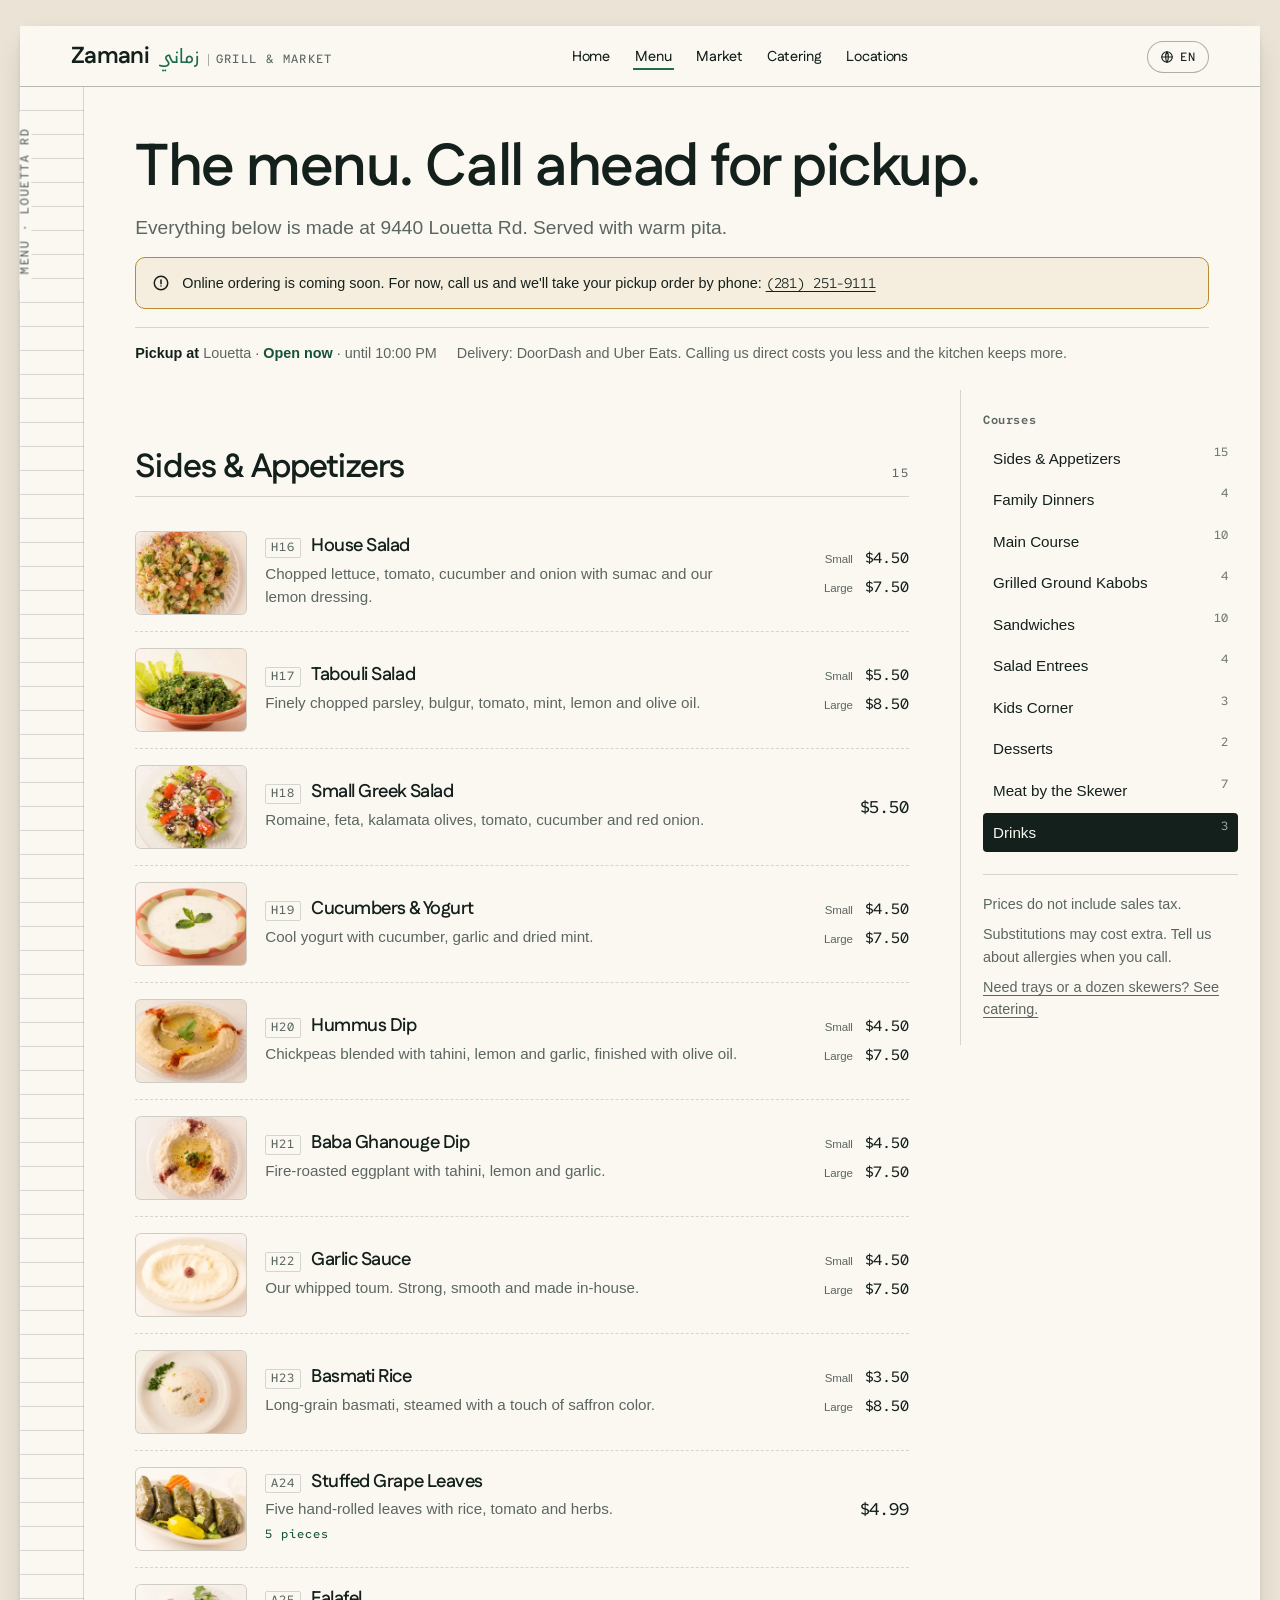
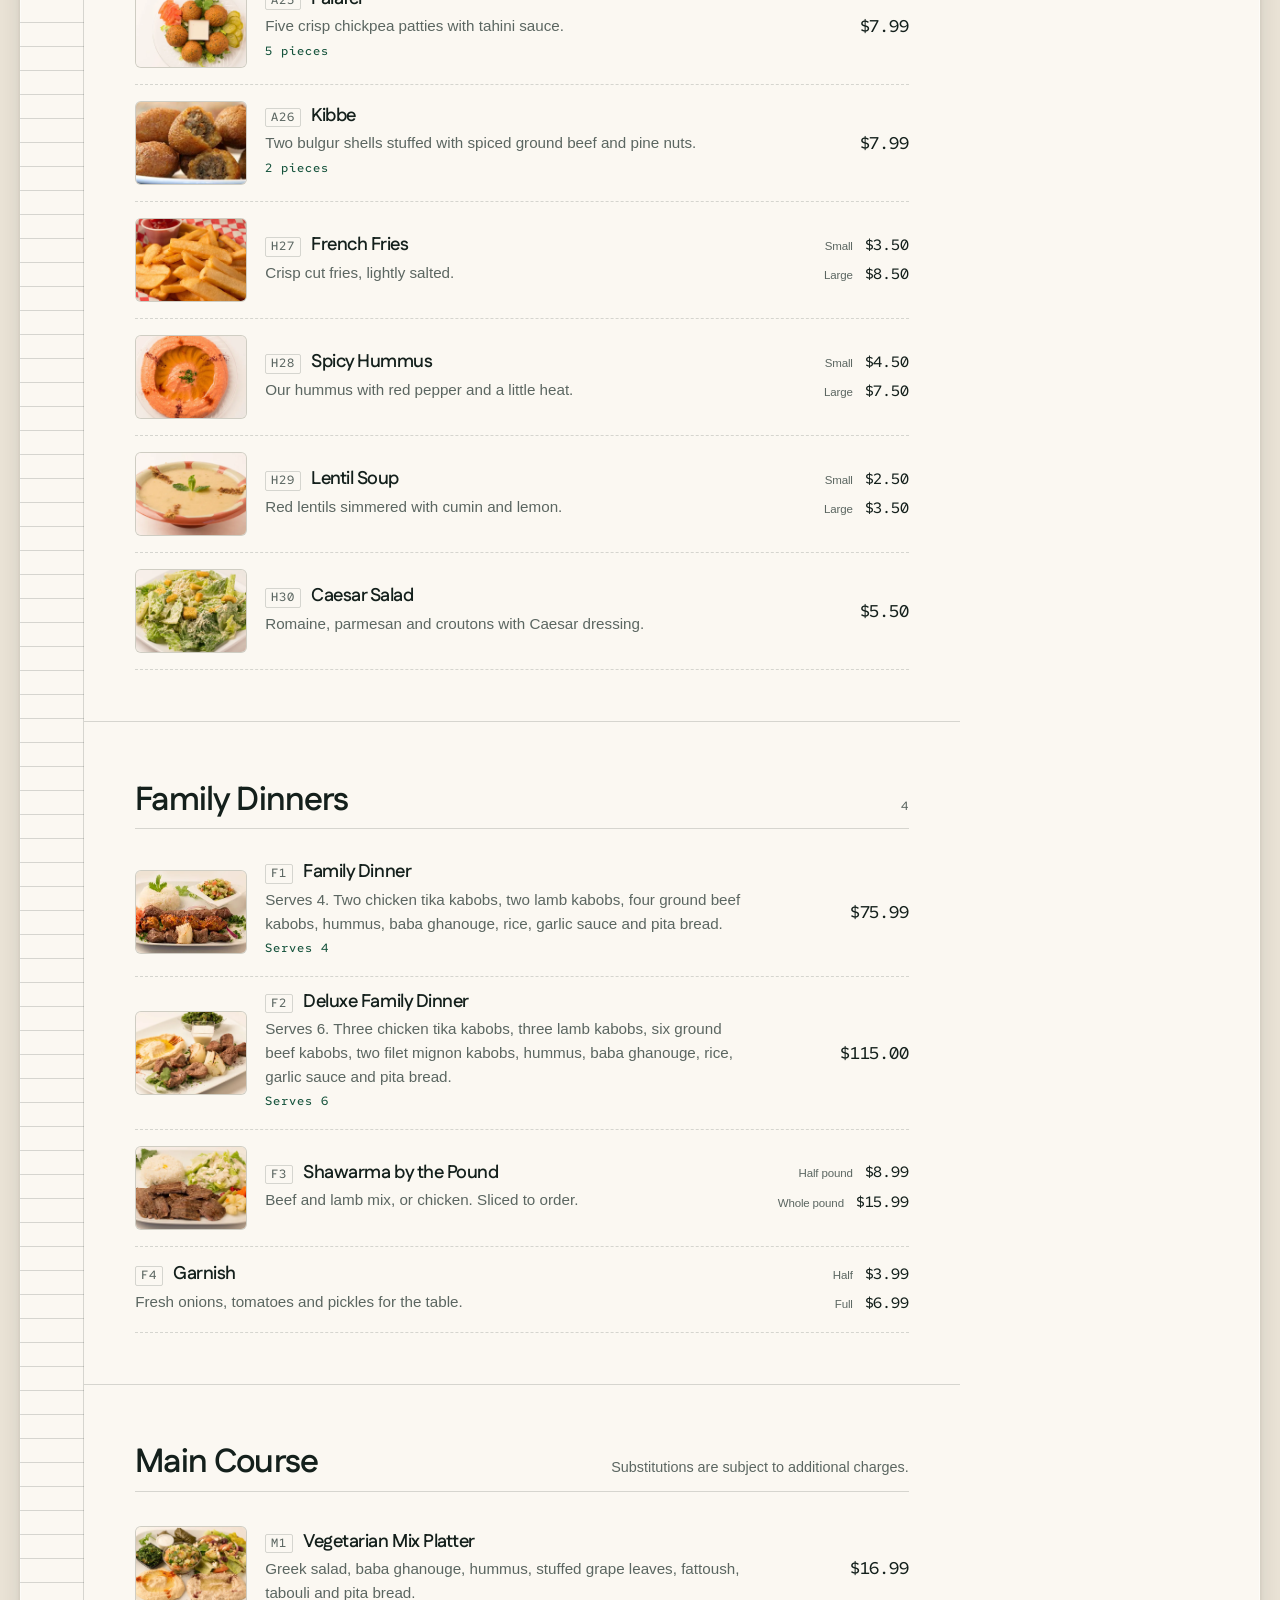
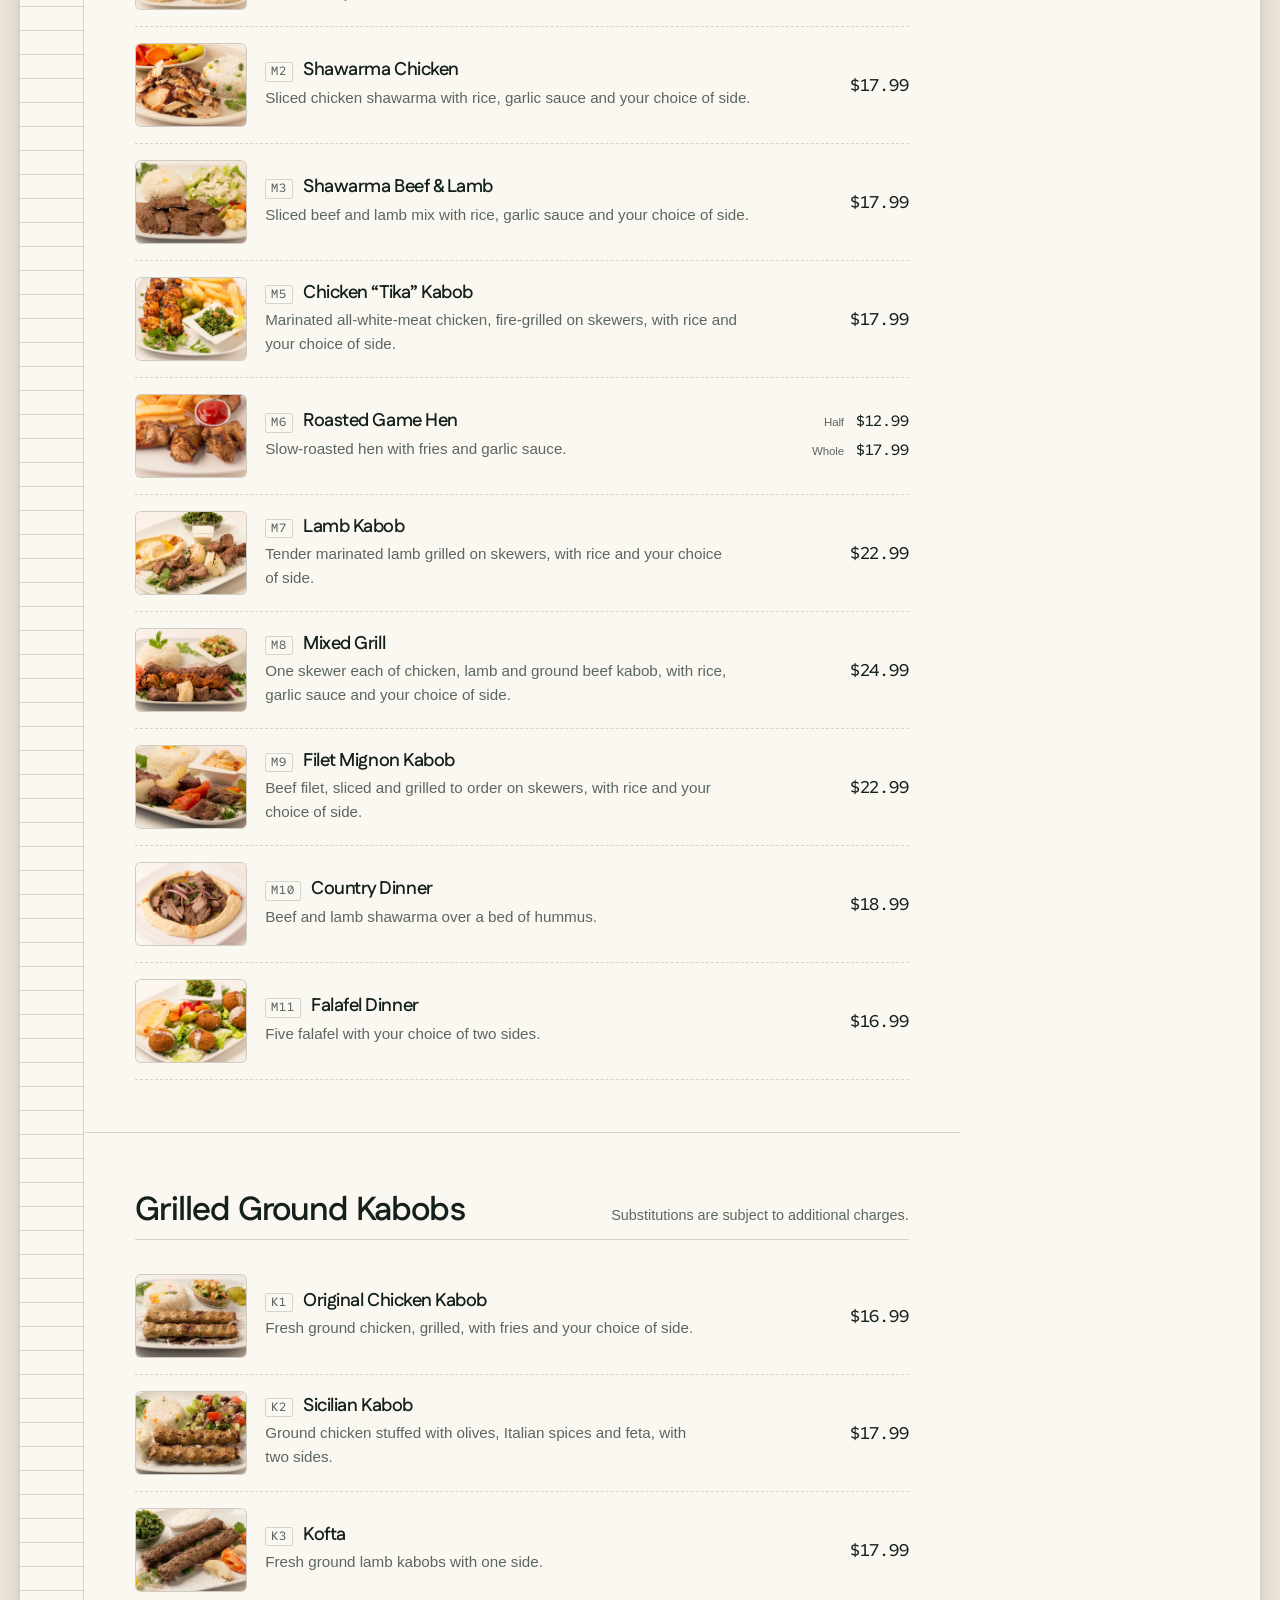
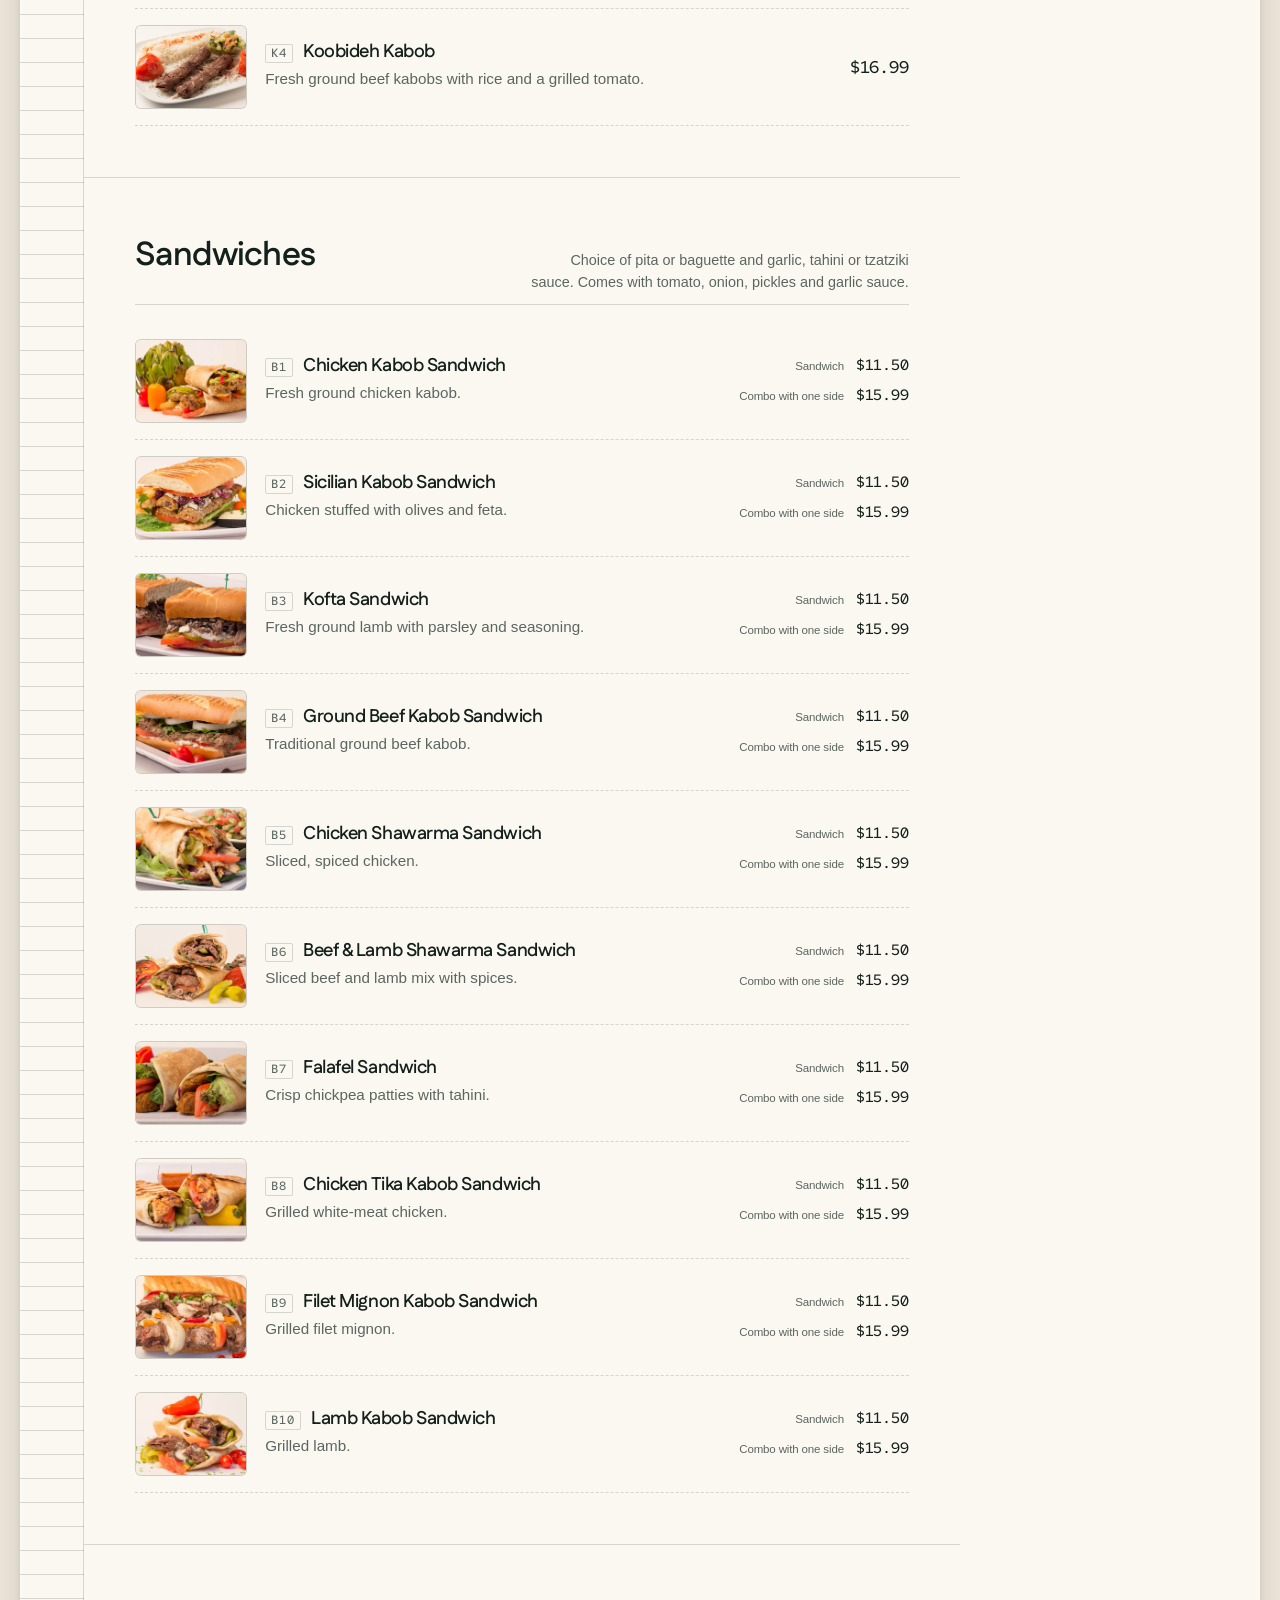
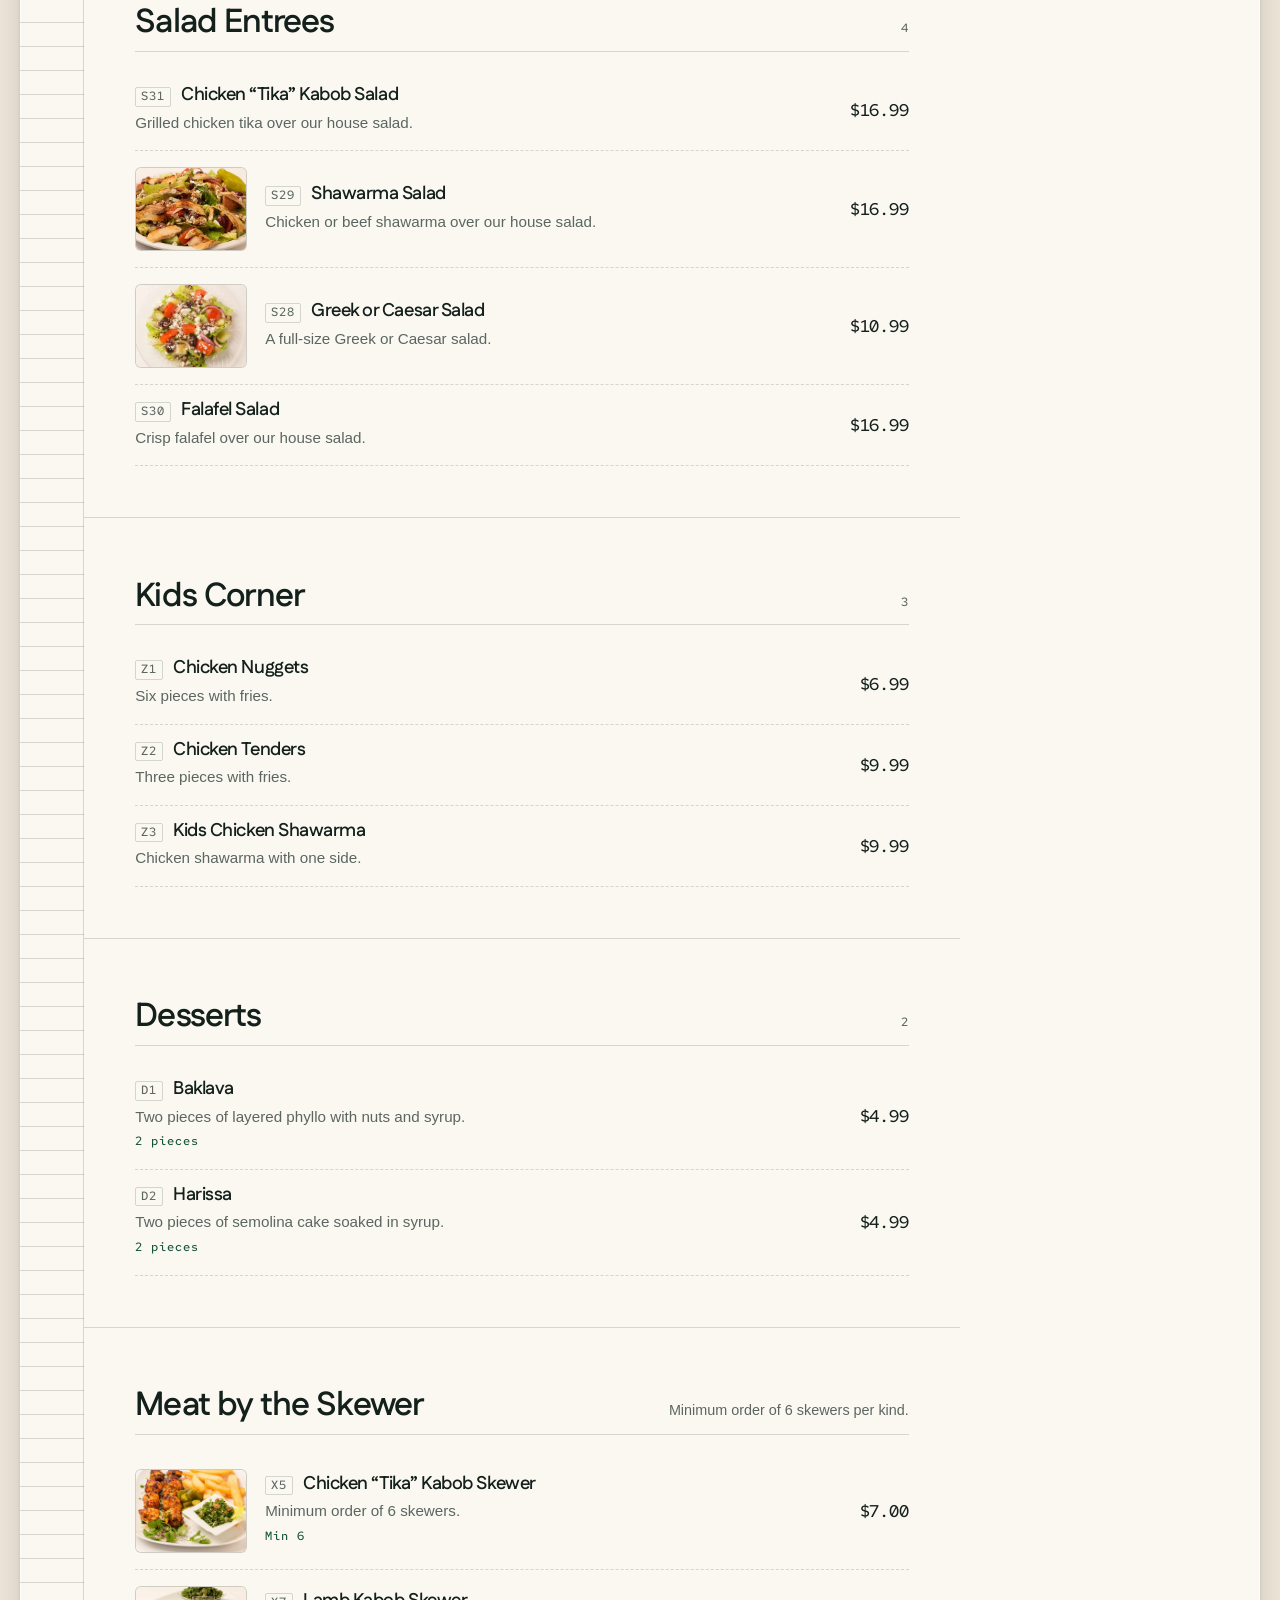
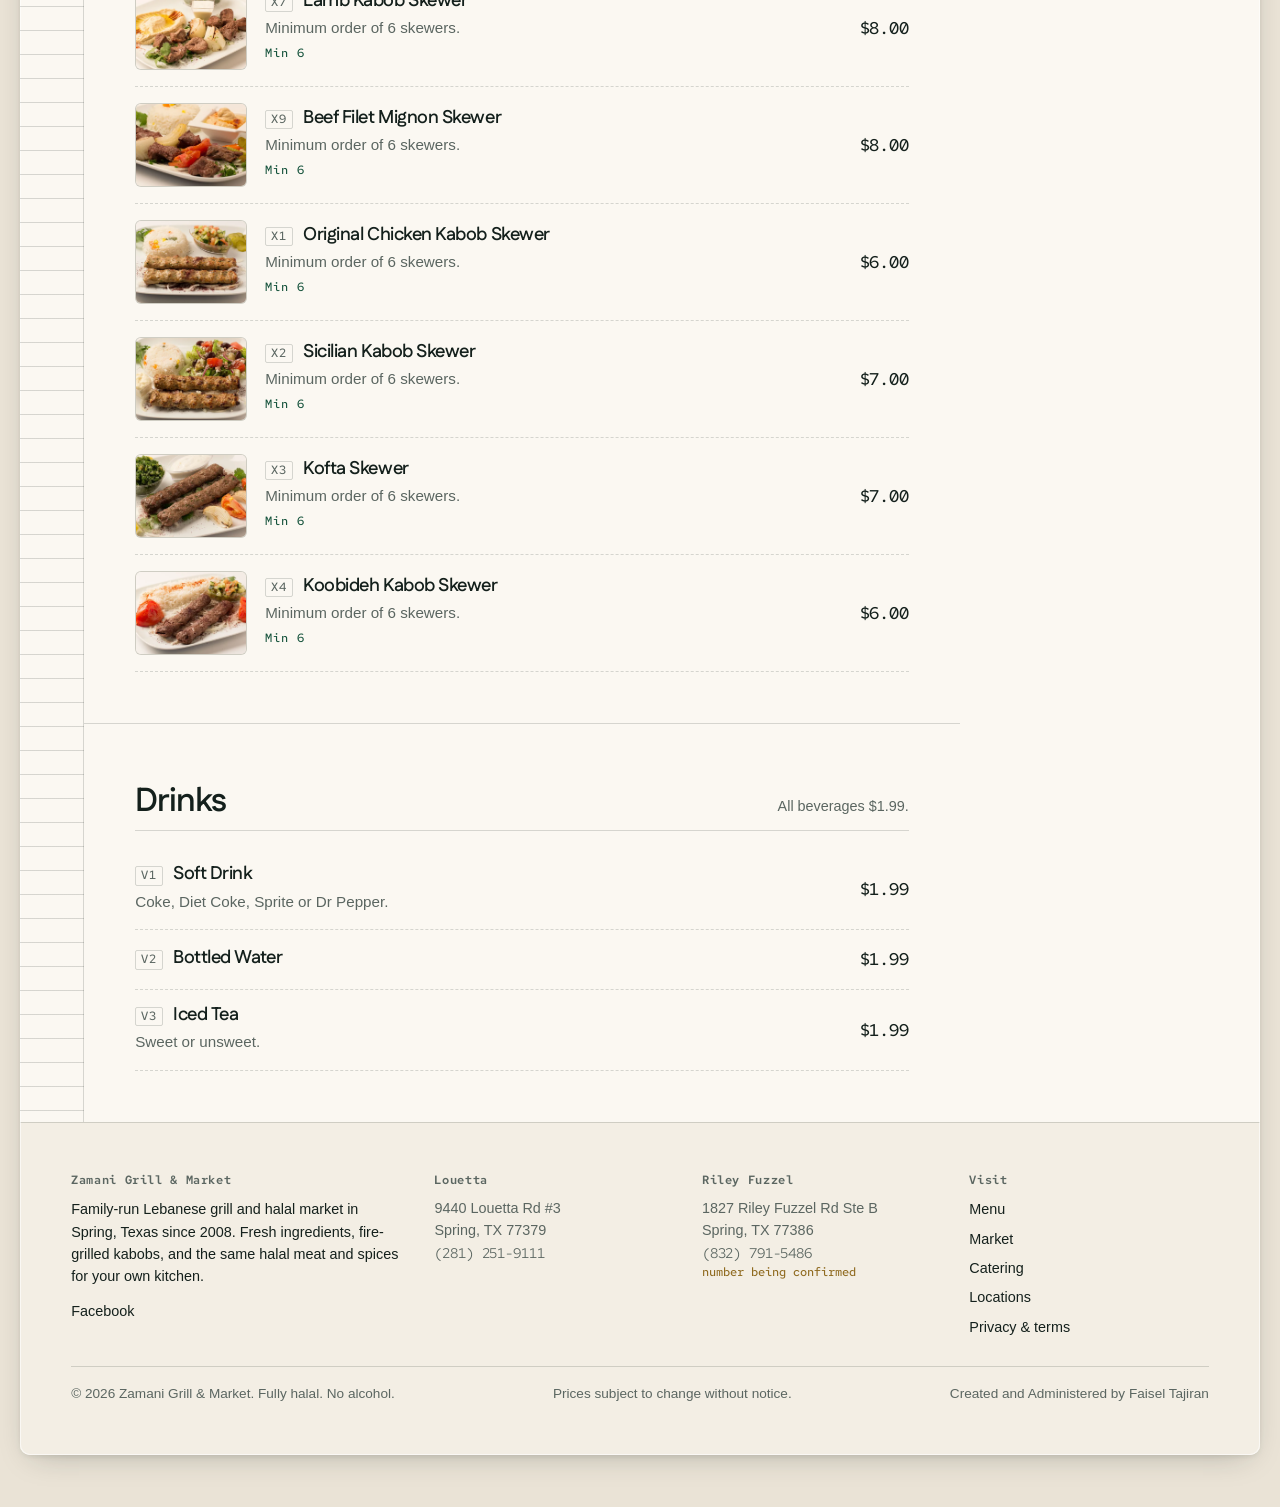
<file: menu.html>
<!doctype html>
<html lang="en" dir="ltr" data-tax="0.0825">
<head>
<title data-i18n="title.menu">Menu · Zamani Grill, Spring TX</title>
<meta name="description" content="The full Zamani Grill menu with prices: shawarma, chicken tika and lamb kabobs, falafel, family dinners, sandwiches, salads and sides. Call ahead for pickup at 9440 Louetta Rd, Spring, TX.">
<meta property="og:title" content="Zamani Grill menu — order pickup online">
<meta property="og:description" content="Shawarma, kabobs, family dinners and sides. Pickup at Louetta Rd, Spring.">
<meta property="og:image" content="https://zamanigrill.com/img/menu/img-00701.webp">
<!-- @head -->
<meta charset="utf-8">
<meta name="viewport" content="width=device-width, initial-scale=1, viewport-fit=cover">
<link rel="icon" href="favicon.svg" type="image/svg+xml">
<link rel="canonical" href="https://zamanigrill.com/menu">
<link rel="alternate" hreflang="ar" href="https://zamanigrill.com/menu?lang=ar">
<link rel="alternate" hreflang="fa" href="https://zamanigrill.com/menu?lang=fa">
<link rel="alternate" hreflang="hi" href="https://zamanigrill.com/menu?lang=hi">
<link rel="alternate" hreflang="ur" href="https://zamanigrill.com/menu?lang=ur">
<link rel="alternate" hreflang="en" href="https://zamanigrill.com/menu">
<link rel="alternate" hreflang="x-default" href="https://zamanigrill.com/menu">
<meta name="theme-color" content="#FBF8F2">
<link rel="preconnect" href="https://fonts.googleapis.com">
<link rel="preconnect" href="https://fonts.gstatic.com" crossorigin>
<link rel="stylesheet" href="https://fonts.googleapis.com/css2?family=Fustat:wght@500..700&family=Red+Hat+Mono:wght@400;500&display=swap">
<link rel="stylesheet" href="css/site.css">
<script>try{var l=localStorage.getItem("zamani-lang");if(l){l=JSON.parse(l);if(l&&l!=="en"){document.documentElement.lang=l;document.documentElement.dir=(l==="hi")?"ltr":"rtl"}}}catch(e){}</script>
<!-- /@head -->
<!-- @jsonld-menu -->
<script type="application/ld+json">{"@context":"https://schema.org","@graph":[{"@type":"Organization","@id":"https://zamanigrill.com/#org","name":"Zamani Grill & Market","url":"https://zamanigrill.com/","logo":"https://zamanigrill.com/img/brand/mark.svg","sameAs":["https://www.facebook.com/zamanimarketgrill"]},{"@type":["Restaurant","GroceryStore"],"@id":"https://zamanigrill.com/tx/spring/louetta/#place","name":"Zamani Grill & Market — Louetta","url":"https://zamanigrill.com/tx/spring/louetta/","telephone":"+12812519111","image":"https://zamanigrill.com/img/menu/img-78671.webp","servesCuisine":["Lebanese","Mediterranean","Middle Eastern","Halal"],"priceRange":"$$","acceptsReservations":false,"address":{"@type":"PostalAddress","streetAddress":"9440 Louetta Rd #3","addressLocality":"Spring","addressRegion":"TX","postalCode":"77379","addressCountry":"US"},"geo":{"@type":"GeoCoordinates","latitude":30.0145,"longitude":-95.5413},"openingHoursSpecification":[{"@type":"OpeningHoursSpecification","dayOfWeek":["Sunday","Monday","Tuesday","Wednesday","Thursday"],"opens":"10:45","closes":"21:00"},{"@type":"OpeningHoursSpecification","dayOfWeek":["Friday","Saturday"],"opens":"10:45","closes":"22:00"}],"hasMap":"https://www.google.com/maps/search/?api=1&query=Zamani+Grill+9440+Louetta+Rd+%233+Spring+TX+77379","parentOrganization":{"@id":"https://zamanigrill.com/#org"},"hasMenu":"https://zamanigrill.com/menu"},{"@type":"GroceryStore","@id":"https://zamanigrill.com/tx/spring/riley-fuzzel/#place","name":"Zamani International Market — Riley Fuzzel","url":"https://zamanigrill.com/tx/spring/riley-fuzzel/","image":"https://zamanigrill.com/img/market/spices-white.webp","priceRange":"$$","acceptsReservations":false,"address":{"@type":"PostalAddress","streetAddress":"1827 Riley Fuzzel Rd Ste B","addressLocality":"Spring","addressRegion":"TX","postalCode":"77386","addressCountry":"US"},"geo":{"@type":"GeoCoordinates","latitude":30.105,"longitude":-95.415},"openingHoursSpecification":[{"@type":"OpeningHoursSpecification","dayOfWeek":["Sunday","Monday","Tuesday","Wednesday","Thursday","Friday","Saturday"],"opens":"10:00","closes":"21:00"}],"hasMap":"https://www.google.com/maps/search/?api=1&query=Zamani+International+Market+1827+Riley+Fuzzel+Rd+Ste+B+Spring+TX+77386","parentOrganization":{"@id":"https://zamanigrill.com/#org"}},{"@type":"Menu","@id":"https://zamanigrill.com/menu#menu","name":"Zamani Grill menu","url":"https://zamanigrill.com/menu","inLanguage":"en","hasMenuSection":[{"@type":"MenuSection","name":"Sides & Appetizers","hasMenuItem":[{"@type":"MenuItem","name":"House Salad","description":"Chopped lettuce, tomato, cucumber and onion with sumac and our lemon dressing.","image":"https://zamanigrill.com/img/menu/img-02161.webp","offers":[{"@type":"Offer","name":"Small","price":"4.50","priceCurrency":"USD"},{"@type":"Offer","name":"Large","price":"7.50","priceCurrency":"USD"}]},{"@type":"MenuItem","name":"Tabouli Salad","description":"Finely chopped parsley, bulgur, tomato, mint, lemon and olive oil.","image":"https://zamanigrill.com/img/menu/img-02191.webp","offers":[{"@type":"Offer","name":"Small","price":"5.50","priceCurrency":"USD"},{"@type":"Offer","name":"Large","price":"8.50","priceCurrency":"USD"}]},{"@type":"MenuItem","name":"Small Greek Salad","description":"Romaine, feta, kalamata olives, tomato, cucumber and red onion.","image":"https://zamanigrill.com/img/menu/img-43111.webp","offers":{"@type":"Offer","price":"5.50","priceCurrency":"USD"}},{"@type":"MenuItem","name":"Cucumbers & Yogurt","description":"Cool yogurt with cucumber, garlic and dried mint.","image":"https://zamanigrill.com/img/menu/img-01652.webp","offers":[{"@type":"Offer","name":"Small","price":"4.50","priceCurrency":"USD"},{"@type":"Offer","name":"Large","price":"7.50","priceCurrency":"USD"}]},{"@type":"MenuItem","name":"Hummus Dip","description":"Chickpeas blended with tahini, lemon and garlic, finished with olive oil.","image":"https://zamanigrill.com/img/menu/img-00341.webp","offers":[{"@type":"Offer","name":"Small","price":"4.50","priceCurrency":"USD"},{"@type":"Offer","name":"Large","price":"7.50","priceCurrency":"USD"}]},{"@type":"MenuItem","name":"Baba Ghanouge Dip","description":"Fire-roasted eggplant with tahini, lemon and garlic.","image":"https://zamanigrill.com/img/menu/img-00501.webp","offers":[{"@type":"Offer","name":"Small","price":"4.50","priceCurrency":"USD"},{"@type":"Offer","name":"Large","price":"7.50","priceCurrency":"USD"}]},{"@type":"MenuItem","name":"Garlic Sauce","description":"Our whipped toum. Strong, smooth and made in-house.","image":"https://zamanigrill.com/img/menu/img-01031.webp","offers":[{"@type":"Offer","name":"Small","price":"4.50","priceCurrency":"USD"},{"@type":"Offer","name":"Large","price":"7.50","priceCurrency":"USD"}]},{"@type":"MenuItem","name":"Basmati Rice","description":"Long-grain basmati, steamed with a touch of saffron color.","image":"https://zamanigrill.com/img/menu/img-02011.webp","offers":[{"@type":"Offer","name":"Small","price":"3.50","priceCurrency":"USD"},{"@type":"Offer","name":"Large","price":"8.50","priceCurrency":"USD"}]},{"@type":"MenuItem","name":"Stuffed Grape Leaves","description":"Five hand-rolled leaves with rice, tomato and herbs.","image":"https://zamanigrill.com/img/menu/img-00632.webp","offers":{"@type":"Offer","price":"4.99","priceCurrency":"USD"}},{"@type":"MenuItem","name":"Falafel","description":"Five crisp chickpea patties with tahini sauce.","image":"https://zamanigrill.com/img/menu/img-42663.webp","offers":{"@type":"Offer","price":"7.99","priceCurrency":"USD"}},{"@type":"MenuItem","name":"Kibbe","description":"Two bulgur shells stuffed with spiced ground beef and pine nuts.","image":"https://zamanigrill.com/img/menu/kibbeh-photo1.webp","offers":{"@type":"Offer","price":"7.99","priceCurrency":"USD"}},{"@type":"MenuItem","name":"French Fries","description":"Crisp cut fries, lightly salted.","image":"https://zamanigrill.com/img/menu/img-02371.webp","offers":[{"@type":"Offer","name":"Small","price":"3.50","priceCurrency":"USD"},{"@type":"Offer","name":"Large","price":"8.50","priceCurrency":"USD"}]},{"@type":"MenuItem","name":"Spicy Hummus","description":"Our hummus with red pepper and a little heat.","image":"https://zamanigrill.com/img/menu/img-42911.webp","offers":[{"@type":"Offer","name":"Small","price":"4.50","priceCurrency":"USD"},{"@type":"Offer","name":"Large","price":"7.50","priceCurrency":"USD"}]},{"@type":"MenuItem","name":"Lentil Soup","description":"Red lentils simmered with cumin and lemon.","image":"https://zamanigrill.com/img/menu/img-01771.webp","offers":[{"@type":"Offer","name":"Small","price":"2.50","priceCurrency":"USD"},{"@type":"Offer","name":"Large","price":"3.50","priceCurrency":"USD"}]},{"@type":"MenuItem","name":"Caesar Salad","description":"Romaine, parmesan and croutons with Caesar dressing.","image":"https://zamanigrill.com/img/menu/img-4376.webp","offers":{"@type":"Offer","price":"5.50","priceCurrency":"USD"}}]},{"@type":"MenuSection","name":"Family Dinners","hasMenuItem":[{"@type":"MenuItem","name":"Family Dinner","description":"Serves 4. Two chicken tika kabobs, two lamb kabobs, four ground beef kabobs, hummus, baba ghanouge, rice, garlic sauce and pita bread.","image":"https://zamanigrill.com/img/menu/zamani-mediterranean-grill-spring-01.webp","offers":{"@type":"Offer","price":"75.99","priceCurrency":"USD"}},{"@type":"MenuItem","name":"Deluxe Family Dinner","description":"Serves 6. Three chicken tika kabobs, three lamb kabobs, six ground beef kabobs, two filet mignon kabobs, hummus, baba ghanouge, rice, garlic sauce and pita bread.","image":"https://zamanigrill.com/img/menu/img-42861.webp","offers":{"@type":"Offer","price":"115.00","priceCurrency":"USD"}},{"@type":"MenuItem","name":"Shawarma by the Pound","description":"Beef and lamb mix, or chicken. Sliced to order.","image":"https://zamanigrill.com/img/menu/img-78671.webp","offers":[{"@type":"Offer","name":"Half pound","price":"8.99","priceCurrency":"USD"},{"@type":"Offer","name":"Whole pound","price":"15.99","priceCurrency":"USD"}]},{"@type":"MenuItem","name":"Garnish","description":"Fresh onions, tomatoes and pickles for the table.","offers":[{"@type":"Offer","name":"Half","price":"3.99","priceCurrency":"USD"},{"@type":"Offer","name":"Full","price":"6.99","priceCurrency":"USD"}]}]},{"@type":"MenuSection","name":"Main Course","hasMenuItem":[{"@type":"MenuItem","name":"Vegetarian Mix Platter","description":"Greek salad, baba ghanouge, hummus, stuffed grape leaves, fattoush, tabouli and pita bread.","image":"https://zamanigrill.com/img/menu/img-01841.webp","offers":{"@type":"Offer","price":"16.99","priceCurrency":"USD"}},{"@type":"MenuItem","name":"Shawarma Chicken","description":"Sliced chicken shawarma with rice, garlic sauce and your choice of side.","image":"https://zamanigrill.com/img/menu/img-00701.webp","offers":{"@type":"Offer","price":"17.99","priceCurrency":"USD"}},{"@type":"MenuItem","name":"Shawarma Beef & Lamb","description":"Sliced beef and lamb mix with rice, garlic sauce and your choice of side.","image":"https://zamanigrill.com/img/menu/img-78671.webp","offers":{"@type":"Offer","price":"17.99","priceCurrency":"USD"}},{"@type":"MenuItem","name":"Chicken “Tika” Kabob","description":"Marinated all-white-meat chicken, fire-grilled on skewers, with rice and your choice of side.","image":"https://zamanigrill.com/img/menu/img-7282.webp","offers":{"@type":"Offer","price":"17.99","priceCurrency":"USD"}},{"@type":"MenuItem","name":"Roasted Game Hen","description":"Slow-roasted hen with fries and garlic sauce.","image":"https://zamanigrill.com/img/menu/img-0146.webp","offers":[{"@type":"Offer","name":"Half","price":"12.99","priceCurrency":"USD"},{"@type":"Offer","name":"Whole","price":"17.99","priceCurrency":"USD"}]},{"@type":"MenuItem","name":"Lamb Kabob","description":"Tender marinated lamb grilled on skewers, with rice and your choice of side.","image":"https://zamanigrill.com/img/menu/img-42861.webp","offers":{"@type":"Offer","price":"22.99","priceCurrency":"USD"}},{"@type":"MenuItem","name":"Mixed Grill","description":"One skewer each of chicken, lamb and ground beef kabob, with rice, garlic sauce and your choice of side.","image":"https://zamanigrill.com/img/menu/img-7197.webp","offers":{"@type":"Offer","price":"24.99","priceCurrency":"USD"}},{"@type":"MenuItem","name":"Filet Mignon Kabob","description":"Beef filet, sliced and grilled to order on skewers, with rice and your choice of side.","image":"https://zamanigrill.com/img/menu/img-7246.webp","offers":{"@type":"Offer","price":"22.99","priceCurrency":"USD"}},{"@type":"MenuItem","name":"Country Dinner","description":"Beef and lamb shawarma over a bed of hummus.","image":"https://zamanigrill.com/img/menu/img-00921.webp","offers":{"@type":"Offer","price":"18.99","priceCurrency":"USD"}},{"@type":"MenuItem","name":"Falafel Dinner","description":"Five falafel with your choice of two sides.","image":"https://zamanigrill.com/img/menu/img-7301.webp","offers":{"@type":"Offer","price":"16.99","priceCurrency":"USD"}}]},{"@type":"MenuSection","name":"Grilled Ground Kabobs","hasMenuItem":[{"@type":"MenuItem","name":"Original Chicken Kabob","description":"Fresh ground chicken, grilled, with fries and your choice of side.","image":"https://zamanigrill.com/img/menu/img-42361.webp","offers":{"@type":"Offer","price":"16.99","priceCurrency":"USD"}},{"@type":"MenuItem","name":"Sicilian Kabob","description":"Ground chicken stuffed with olives, Italian spices and feta, with two sides.","image":"https://zamanigrill.com/img/menu/img-42991.webp","offers":{"@type":"Offer","price":"17.99","priceCurrency":"USD"}},{"@type":"MenuItem","name":"Kofta","description":"Fresh ground lamb kabobs with one side.","image":"https://zamanigrill.com/img/menu/img-4331.webp","offers":{"@type":"Offer","price":"17.99","priceCurrency":"USD"}},{"@type":"MenuItem","name":"Koobideh Kabob","description":"Fresh ground beef kabobs with rice and a grilled tomato.","image":"https://zamanigrill.com/img/menu/img-4262.webp","offers":{"@type":"Offer","price":"16.99","priceCurrency":"USD"}}]},{"@type":"MenuSection","name":"Sandwiches","hasMenuItem":[{"@type":"MenuItem","name":"Chicken Kabob Sandwich","description":"Fresh ground chicken kabob.","image":"https://zamanigrill.com/img/menu/img-6349.webp","offers":[{"@type":"Offer","name":"Sandwich","price":"11.50","priceCurrency":"USD"},{"@type":"Offer","name":"Combo with one side","price":"15.99","priceCurrency":"USD"}]},{"@type":"MenuItem","name":"Sicilian Kabob Sandwich","description":"Chicken stuffed with olives and feta.","image":"https://zamanigrill.com/img/menu/img-6124.webp","offers":[{"@type":"Offer","name":"Sandwich","price":"11.50","priceCurrency":"USD"},{"@type":"Offer","name":"Combo with one side","price":"15.99","priceCurrency":"USD"}]},{"@type":"MenuItem","name":"Kofta Sandwich","description":"Fresh ground lamb with parsley and seasoning.","image":"https://zamanigrill.com/img/menu/img-5966.webp","offers":[{"@type":"Offer","name":"Sandwich","price":"11.50","priceCurrency":"USD"},{"@type":"Offer","name":"Combo with one side","price":"15.99","priceCurrency":"USD"}]},{"@type":"MenuItem","name":"Ground Beef Kabob Sandwich","description":"Traditional ground beef kabob.","image":"https://zamanigrill.com/img/menu/img-5994.webp","offers":[{"@type":"Offer","name":"Sandwich","price":"11.50","priceCurrency":"USD"},{"@type":"Offer","name":"Combo with one side","price":"15.99","priceCurrency":"USD"}]},{"@type":"MenuItem","name":"Chicken Shawarma Sandwich","description":"Sliced, spiced chicken.","image":"https://zamanigrill.com/img/menu/img-6016.webp","offers":[{"@type":"Offer","name":"Sandwich","price":"11.50","priceCurrency":"USD"},{"@type":"Offer","name":"Combo with one side","price":"15.99","priceCurrency":"USD"}]},{"@type":"MenuItem","name":"Beef & Lamb Shawarma Sandwich","description":"Sliced beef and lamb mix with spices.","image":"https://zamanigrill.com/img/menu/img-6201.webp","offers":[{"@type":"Offer","name":"Sandwich","price":"11.50","priceCurrency":"USD"},{"@type":"Offer","name":"Combo with one side","price":"15.99","priceCurrency":"USD"}]},{"@type":"MenuItem","name":"Falafel Sandwich","description":"Crisp chickpea patties with tahini.","image":"https://zamanigrill.com/img/menu/img-6061-2.webp","offers":[{"@type":"Offer","name":"Sandwich","price":"11.50","priceCurrency":"USD"},{"@type":"Offer","name":"Combo with one side","price":"15.99","priceCurrency":"USD"}]},{"@type":"MenuItem","name":"Chicken Tika Kabob Sandwich","description":"Grilled white-meat chicken.","image":"https://zamanigrill.com/img/menu/img-6101.webp","offers":[{"@type":"Offer","name":"Sandwich","price":"11.50","priceCurrency":"USD"},{"@type":"Offer","name":"Combo with one side","price":"15.99","priceCurrency":"USD"}]},{"@type":"MenuItem","name":"Filet Mignon Kabob Sandwich","description":"Grilled filet mignon.","image":"https://zamanigrill.com/img/menu/img-6384.webp","offers":[{"@type":"Offer","name":"Sandwich","price":"11.50","priceCurrency":"USD"},{"@type":"Offer","name":"Combo with one side","price":"15.99","priceCurrency":"USD"}]},{"@type":"MenuItem","name":"Lamb Kabob Sandwich","description":"Grilled lamb.","image":"https://zamanigrill.com/img/menu/img-6406.webp","offers":[{"@type":"Offer","name":"Sandwich","price":"11.50","priceCurrency":"USD"},{"@type":"Offer","name":"Combo with one side","price":"15.99","priceCurrency":"USD"}]}]},{"@type":"MenuSection","name":"Salad Entrees","hasMenuItem":[{"@type":"MenuItem","name":"Chicken “Tika” Kabob Salad","description":"Grilled chicken tika over our house salad.","offers":{"@type":"Offer","price":"16.99","priceCurrency":"USD"}},{"@type":"MenuItem","name":"Shawarma Salad","description":"Chicken or beef shawarma over our house salad.","image":"https://zamanigrill.com/img/menu/zamani-mediterranean-grill-spring-02.webp","offers":{"@type":"Offer","price":"16.99","priceCurrency":"USD"}},{"@type":"MenuItem","name":"Greek or Caesar Salad","description":"A full-size Greek or Caesar salad.","image":"https://zamanigrill.com/img/menu/img-43111.webp","offers":{"@type":"Offer","price":"10.99","priceCurrency":"USD"}},{"@type":"MenuItem","name":"Falafel Salad","description":"Crisp falafel over our house salad.","offers":{"@type":"Offer","price":"16.99","priceCurrency":"USD"}}]},{"@type":"MenuSection","name":"Kids Corner","hasMenuItem":[{"@type":"MenuItem","name":"Chicken Nuggets","description":"Six pieces with fries.","offers":{"@type":"Offer","price":"6.99","priceCurrency":"USD"}},{"@type":"MenuItem","name":"Chicken Tenders","description":"Three pieces with fries.","offers":{"@type":"Offer","price":"9.99","priceCurrency":"USD"}},{"@type":"MenuItem","name":"Kids Chicken Shawarma","description":"Chicken shawarma with one side.","offers":{"@type":"Offer","price":"9.99","priceCurrency":"USD"}}]},{"@type":"MenuSection","name":"Desserts","hasMenuItem":[{"@type":"MenuItem","name":"Baklava","description":"Two pieces of layered phyllo with nuts and syrup.","offers":{"@type":"Offer","price":"4.99","priceCurrency":"USD"}},{"@type":"MenuItem","name":"Harissa","description":"Two pieces of semolina cake soaked in syrup.","offers":{"@type":"Offer","price":"4.99","priceCurrency":"USD"}}]},{"@type":"MenuSection","name":"Meat by the Skewer","hasMenuItem":[{"@type":"MenuItem","name":"Chicken “Tika” Kabob Skewer","description":"Minimum order of 6 skewers.","image":"https://zamanigrill.com/img/menu/img-7282.webp","offers":{"@type":"Offer","price":"7.00","priceCurrency":"USD"}},{"@type":"MenuItem","name":"Lamb Kabob Skewer","description":"Minimum order of 6 skewers.","image":"https://zamanigrill.com/img/menu/img-42861.webp","offers":{"@type":"Offer","price":"8.00","priceCurrency":"USD"}},{"@type":"MenuItem","name":"Beef Filet Mignon Skewer","description":"Minimum order of 6 skewers.","image":"https://zamanigrill.com/img/menu/img-7246.webp","offers":{"@type":"Offer","price":"8.00","priceCurrency":"USD"}},{"@type":"MenuItem","name":"Original Chicken Kabob Skewer","description":"Minimum order of 6 skewers.","image":"https://zamanigrill.com/img/menu/img-42361.webp","offers":{"@type":"Offer","price":"6.00","priceCurrency":"USD"}},{"@type":"MenuItem","name":"Sicilian Kabob Skewer","description":"Minimum order of 6 skewers.","image":"https://zamanigrill.com/img/menu/img-42991.webp","offers":{"@type":"Offer","price":"7.00","priceCurrency":"USD"}},{"@type":"MenuItem","name":"Kofta Skewer","description":"Minimum order of 6 skewers.","image":"https://zamanigrill.com/img/menu/img-4331.webp","offers":{"@type":"Offer","price":"7.00","priceCurrency":"USD"}},{"@type":"MenuItem","name":"Koobideh Kabob Skewer","description":"Minimum order of 6 skewers.","image":"https://zamanigrill.com/img/menu/img-4262.webp","offers":{"@type":"Offer","price":"6.00","priceCurrency":"USD"}}]},{"@type":"MenuSection","name":"Drinks","hasMenuItem":[{"@type":"MenuItem","name":"Soft Drink","description":"Coke, Diet Coke, Sprite or Dr Pepper.","offers":{"@type":"Offer","price":"1.99","priceCurrency":"USD"}},{"@type":"MenuItem","name":"Bottled Water","offers":{"@type":"Offer","price":"1.99","priceCurrency":"USD"}},{"@type":"MenuItem","name":"Iced Tea","description":"Sweet or unsweet.","offers":{"@type":"Offer","price":"1.99","priceCurrency":"USD"}}]}]}]}</script>
<!-- /@jsonld-menu -->
</head>
<body class="page-menu">
<!-- @contract -->
<!--
  DIRECTION CONTRACT — Levant Menu Card (seed 0db87a8c)
  THESIS: The menu is the page. A bright card of typography where every dish, price and pickup time is already set, English and
  Arabic at equal weight, and the photo is the garnish. It refuses the full-bleed food hero with an "Order Online" button.
  OWN-WORLD: Card stock #FBF8F2 as a shadowed sheet on a darker counter; ink #14201C; one cedar green #1E6B4F that owns whole
  regions (order rail, catering band); brass #B98A2E for the market; hairline rules, dashed dish leaders, tabular Red Hat Mono
  prices; Fustat for Latin and Arabic; round stamp "add", pill quantity, square remove; a left ruler rail aligning every course.
  STORY: A hungry neighbor sees the first course and its prices in one glance, adds in one tap, pays on the kitchen's own
  Priority payment page, and learns the same halal meat is sold next door.
  FIRST VIEWPORT: Left 7/12: wordmark, headline, lede, two actions, open-now line. Right 5/12: one framed dish photo cycling
  through the owner's own studio shots under a brass stamp. Phone: frame first, headline, cedar order rail pinned to the bottom.
  FORM: Levant Menu Card, candidate 7 of 7 on the grounded list, assigned by the roll; built code-led.
  FINISH: unreviewed and undocumented is unfinished; this build ends with the finish review, the verdict, DESIGN.md, and every
  shipping raster carrying its provenance.
-->
<!-- /@contract -->
<div class="sheet">
<!-- @header -->
<header class="top">
  <a class="wordmark" href="./" aria-label="Zamani Grill & Market, home"><span class="lat">Zamani</span><span class="ar" lang="ar" aria-hidden="true">زماني</span><span class="sub">Grill &amp; Market</span></a>
  <nav class="nav" aria-label="Site"><a href="./" data-i18n="nav.home">Home</a><a href="menu" aria-current="page" data-i18n="nav.menu">Menu</a><a href="market" data-i18n="nav.market">Market</a><a href="catering" data-i18n="nav.catering">Catering</a><a href="locations" data-i18n="nav.locations">Locations</a></nav>
  <div class="top-actions">
    <details class="lang"><summary aria-label="Language"><svg viewBox="0 0 24 24" fill="none" stroke="currentColor" stroke-width="2" stroke-linecap="round" aria-hidden="true"><circle cx="12" cy="12" r="9"/><path d="M3 12h18M12 3c3 3.5 3 14.5 0 18M12 3c-3 3.5-3 14.5 0 18"/></svg><span class="cur">EN</span></summary><div class="lang-menu" role="group" aria-label="Choose language"></div></details>
    <button type="button" class="cartbtn" data-open-ticket aria-label="Open your ticket"><svg width="16" height="16" viewBox="0 0 24 24" fill="none" stroke="currentColor" stroke-width="2" stroke-linecap="round" stroke-linejoin="round" aria-hidden="true"><path d="M5 3h14v18l-2.3-1.6L14.4 21l-2.4-1.6L9.6 21l-2.3-1.6L5 21z"/><path d="M9 8h6M9 12h6"/></svg><span class="lbl" data-i18n="cart.ticket">Ticket</span><span class="count">0</span></button>
  </div>
</header>
<!-- /@header -->
<div class="grid">
  <div class="rail" aria-hidden="true"><span class="rail-label">Menu · Louetta Rd</span></div>
  <main class="main" id="main">
    <div class="page-head">
      <h1 data-i18n="menu.h1">The menu. Call ahead for pickup.</h1>
      <p class="lede" data-i18n="menu.lede">Everything below is made at 9440 Louetta Rd. Served with warm pita.</p>
      <div class="notice brass" role="note"><svg viewBox="0 0 24 24" fill="none" stroke="currentColor" stroke-width="2" stroke-linecap="round" aria-hidden="true"><circle cx="12" cy="12" r="9"/><path d="M12 8v5M12 16h.01"/></svg><span><span data-i18n="order.soon">Online ordering is coming soon. For now, call us and we'll take your pickup order by phone:</span> <a href="tel:+12812519111" class="mono" dir="ltr" style="white-space:nowrap">(281) 251-9111</a></span></div>
      <div class="hero-meta" style="margin-top:4px">
        <span><b data-i18n="menu.pickupAt">Pickup at</b> Louetta · <span data-open-now='[{"dayCodes":["Su","Mo","Tu","We","Th"],"open":"10:45","close":"21:00"},{"dayCodes":["Fr","Sa"],"open":"10:45","close":"22:00"}]'>Sun–Thu 10:45 am–9 pm · Fri–Sat to 10 pm</span></span>
        <span data-i18n="menu.deliveryNote">Delivery: DoorDash and Uber Eats. Calling us direct costs you less and the kitchen keeps more.</span>
      </div>
    </div>
    <nav class="course-nav" aria-label="Courses">
<!-- @course-nav -->
<a href="#c-sides" data-i18n="cat.sides">Sides &amp; Appetizers</a><a href="#c-family" data-i18n="cat.family">Family Dinners</a><a href="#c-mains" data-i18n="cat.mains">Main Course</a><a href="#c-ground" data-i18n="cat.ground">Grilled Ground Kabobs</a><a href="#c-sandwiches" data-i18n="cat.sandwiches">Sandwiches</a><a href="#c-salads" data-i18n="cat.salads">Salad Entrees</a><a href="#c-kids" data-i18n="cat.kids">Kids Corner</a><a href="#c-desserts" data-i18n="cat.desserts">Desserts</a><a href="#c-skewers" data-i18n="cat.skewers">Meat by the Skewer</a><a href="#c-drinks" data-i18n="cat.drinks">Drinks</a>
<!-- /@course-nav -->
    </nav>
    <div class="menu-layout">
      <div>
<!-- @menu -->
<section class="course" id="c-sides" aria-labelledby="h-sides">
  <div class="course-head"><h2 id="h-sides" data-i18n="cat.sides">Sides &amp; Appetizers</h2><span class="n">15</span></div>
  <div class="dishes"><article class="dish" data-item="{&quot;id&quot;:&quot;H16&quot;,&quot;name&quot;:&quot;House Salad&quot;,&quot;kind&quot;:&quot;menu&quot;,&quot;variants&quot;:[{&quot;label&quot;:&quot;Small&quot;,&quot;price&quot;:4.5},{&quot;label&quot;:&quot;Large&quot;,&quot;price&quot;:7.5}]}" id="item-H16">
  <img class="dish-img" src="img/menu/img-02161-sm.webp" width="480" height="359" alt="House Salad" loading="lazy" decoding="async">
  <div class="dish-body"><h3><span class="code">H16</span>House Salad</h3><p data-i18n="menu.H16.desc">Chopped lettuce, tomato, cucumber and onion with sumac and our lemon dressing.</p></div>
  <div class="dish-side"><div class="variants"><span class="price"><small>Small</small>$4.50</span><span class="price"><small>Large</small>$7.50</span></div><button type="button" class="add" aria-label="Add House Salad"><svg viewBox="0 0 24 24" aria-hidden="true"><path d="M12 5v14M5 12h14"/></svg></button></div>
</article>
<article class="dish" data-item="{&quot;id&quot;:&quot;H17&quot;,&quot;name&quot;:&quot;Tabouli Salad&quot;,&quot;kind&quot;:&quot;menu&quot;,&quot;variants&quot;:[{&quot;label&quot;:&quot;Small&quot;,&quot;price&quot;:5.5},{&quot;label&quot;:&quot;Large&quot;,&quot;price&quot;:8.5}]}" id="item-H17">
  <img class="dish-img" src="img/menu/img-02191-sm.webp" width="480" height="359" alt="Tabouli Salad" loading="lazy" decoding="async">
  <div class="dish-body"><h3><span class="code">H17</span>Tabouli Salad</h3><p data-i18n="menu.H17.desc">Finely chopped parsley, bulgur, tomato, mint, lemon and olive oil.</p></div>
  <div class="dish-side"><div class="variants"><span class="price"><small>Small</small>$5.50</span><span class="price"><small>Large</small>$8.50</span></div><button type="button" class="add" aria-label="Add Tabouli Salad"><svg viewBox="0 0 24 24" aria-hidden="true"><path d="M12 5v14M5 12h14"/></svg></button></div>
</article>
<article class="dish" data-item="{&quot;id&quot;:&quot;H18&quot;,&quot;name&quot;:&quot;Small Greek Salad&quot;,&quot;kind&quot;:&quot;menu&quot;,&quot;price&quot;:5.5}" id="item-H18">
  <img class="dish-img" src="img/menu/img-43111-sm.webp" width="480" height="359" alt="Small Greek Salad" loading="lazy" decoding="async">
  <div class="dish-body"><h3><span class="code">H18</span>Small Greek Salad</h3><p data-i18n="menu.H18.desc">Romaine, feta, kalamata olives, tomato, cucumber and red onion.</p></div>
  <div class="dish-side"><span class="price">$5.50</span><button type="button" class="add" aria-label="Add Small Greek Salad"><svg viewBox="0 0 24 24" aria-hidden="true"><path d="M12 5v14M5 12h14"/></svg></button></div>
</article>
<article class="dish" data-item="{&quot;id&quot;:&quot;H19&quot;,&quot;name&quot;:&quot;Cucumbers &amp; Yogurt&quot;,&quot;kind&quot;:&quot;menu&quot;,&quot;variants&quot;:[{&quot;label&quot;:&quot;Small&quot;,&quot;price&quot;:4.5},{&quot;label&quot;:&quot;Large&quot;,&quot;price&quot;:7.5}]}" id="item-H19">
  <img class="dish-img" src="img/menu/img-01652-sm.webp" width="480" height="359" alt="Cucumbers &amp; Yogurt" loading="lazy" decoding="async">
  <div class="dish-body"><h3><span class="code">H19</span>Cucumbers &amp; Yogurt</h3><p data-i18n="menu.H19.desc">Cool yogurt with cucumber, garlic and dried mint.</p></div>
  <div class="dish-side"><div class="variants"><span class="price"><small>Small</small>$4.50</span><span class="price"><small>Large</small>$7.50</span></div><button type="button" class="add" aria-label="Add Cucumbers &amp; Yogurt"><svg viewBox="0 0 24 24" aria-hidden="true"><path d="M12 5v14M5 12h14"/></svg></button></div>
</article>
<article class="dish" data-item="{&quot;id&quot;:&quot;H20&quot;,&quot;name&quot;:&quot;Hummus Dip&quot;,&quot;kind&quot;:&quot;menu&quot;,&quot;variants&quot;:[{&quot;label&quot;:&quot;Small&quot;,&quot;price&quot;:4.5},{&quot;label&quot;:&quot;Large&quot;,&quot;price&quot;:7.5}]}" id="item-H20">
  <img class="dish-img" src="img/menu/img-00341-sm.webp" width="480" height="359" alt="Hummus Dip" loading="lazy" decoding="async">
  <div class="dish-body"><h3><span class="code">H20</span>Hummus Dip</h3><p data-i18n="menu.H20.desc">Chickpeas blended with tahini, lemon and garlic, finished with olive oil.</p></div>
  <div class="dish-side"><div class="variants"><span class="price"><small>Small</small>$4.50</span><span class="price"><small>Large</small>$7.50</span></div><button type="button" class="add" aria-label="Add Hummus Dip"><svg viewBox="0 0 24 24" aria-hidden="true"><path d="M12 5v14M5 12h14"/></svg></button></div>
</article>
<article class="dish" data-item="{&quot;id&quot;:&quot;H21&quot;,&quot;name&quot;:&quot;Baba Ghanouge Dip&quot;,&quot;kind&quot;:&quot;menu&quot;,&quot;variants&quot;:[{&quot;label&quot;:&quot;Small&quot;,&quot;price&quot;:4.5},{&quot;label&quot;:&quot;Large&quot;,&quot;price&quot;:7.5}]}" id="item-H21">
  <img class="dish-img" src="img/menu/img-00501-sm.webp" width="480" height="359" alt="Baba Ghanouge Dip" loading="lazy" decoding="async">
  <div class="dish-body"><h3><span class="code">H21</span>Baba Ghanouge Dip</h3><p data-i18n="menu.H21.desc">Fire-roasted eggplant with tahini, lemon and garlic.</p></div>
  <div class="dish-side"><div class="variants"><span class="price"><small>Small</small>$4.50</span><span class="price"><small>Large</small>$7.50</span></div><button type="button" class="add" aria-label="Add Baba Ghanouge Dip"><svg viewBox="0 0 24 24" aria-hidden="true"><path d="M12 5v14M5 12h14"/></svg></button></div>
</article>
<article class="dish" data-item="{&quot;id&quot;:&quot;H22&quot;,&quot;name&quot;:&quot;Garlic Sauce&quot;,&quot;kind&quot;:&quot;menu&quot;,&quot;variants&quot;:[{&quot;label&quot;:&quot;Small&quot;,&quot;price&quot;:4.5},{&quot;label&quot;:&quot;Large&quot;,&quot;price&quot;:7.5}]}" id="item-H22">
  <img class="dish-img" src="img/menu/img-01031-sm.webp" width="480" height="359" alt="Garlic Sauce" loading="lazy" decoding="async">
  <div class="dish-body"><h3><span class="code">H22</span>Garlic Sauce</h3><p data-i18n="menu.H22.desc">Our whipped toum. Strong, smooth and made in-house.</p></div>
  <div class="dish-side"><div class="variants"><span class="price"><small>Small</small>$4.50</span><span class="price"><small>Large</small>$7.50</span></div><button type="button" class="add" aria-label="Add Garlic Sauce"><svg viewBox="0 0 24 24" aria-hidden="true"><path d="M12 5v14M5 12h14"/></svg></button></div>
</article>
<article class="dish" data-item="{&quot;id&quot;:&quot;H23&quot;,&quot;name&quot;:&quot;Basmati Rice&quot;,&quot;kind&quot;:&quot;menu&quot;,&quot;variants&quot;:[{&quot;label&quot;:&quot;Small&quot;,&quot;price&quot;:3.5},{&quot;label&quot;:&quot;Large&quot;,&quot;price&quot;:8.5}]}" id="item-H23">
  <img class="dish-img" src="img/menu/img-02011-sm.webp" width="480" height="359" alt="Basmati Rice" loading="lazy" decoding="async">
  <div class="dish-body"><h3><span class="code">H23</span>Basmati Rice</h3><p data-i18n="menu.H23.desc">Long-grain basmati, steamed with a touch of saffron color.</p></div>
  <div class="dish-side"><div class="variants"><span class="price"><small>Small</small>$3.50</span><span class="price"><small>Large</small>$8.50</span></div><button type="button" class="add" aria-label="Add Basmati Rice"><svg viewBox="0 0 24 24" aria-hidden="true"><path d="M12 5v14M5 12h14"/></svg></button></div>
</article>
<article class="dish" data-item="{&quot;id&quot;:&quot;A24&quot;,&quot;name&quot;:&quot;Stuffed Grape Leaves&quot;,&quot;kind&quot;:&quot;menu&quot;,&quot;price&quot;:4.99}" id="item-A24">
  <img class="dish-img" src="img/menu/img-00632-sm.webp" width="480" height="359" alt="Stuffed Grape Leaves" loading="lazy" decoding="async">
  <div class="dish-body"><h3><span class="code">A24</span>Stuffed Grape Leaves</h3><p data-i18n="menu.A24.desc">Five hand-rolled leaves with rice, tomato and herbs.</p><span class="tag">5 pieces</span></div>
  <div class="dish-side"><span class="price">$4.99</span><button type="button" class="add" aria-label="Add Stuffed Grape Leaves"><svg viewBox="0 0 24 24" aria-hidden="true"><path d="M12 5v14M5 12h14"/></svg></button></div>
</article>
<article class="dish" data-item="{&quot;id&quot;:&quot;A25&quot;,&quot;name&quot;:&quot;Falafel&quot;,&quot;kind&quot;:&quot;menu&quot;,&quot;price&quot;:7.99}" id="item-A25">
  <img class="dish-img" src="img/menu/img-42663-sm.webp" width="480" height="359" alt="Falafel" loading="lazy" decoding="async">
  <div class="dish-body"><h3><span class="code">A25</span>Falafel</h3><p data-i18n="menu.A25.desc">Five crisp chickpea patties with tahini sauce.</p><span class="tag">5 pieces</span></div>
  <div class="dish-side"><span class="price">$7.99</span><button type="button" class="add" aria-label="Add Falafel"><svg viewBox="0 0 24 24" aria-hidden="true"><path d="M12 5v14M5 12h14"/></svg></button></div>
</article>
<article class="dish" data-item="{&quot;id&quot;:&quot;A26&quot;,&quot;name&quot;:&quot;Kibbe&quot;,&quot;kind&quot;:&quot;menu&quot;,&quot;price&quot;:7.99}" id="item-A26">
  <img class="dish-img" src="img/menu/kibbeh-photo1-sm.webp" width="480" height="359" alt="Kibbe" loading="lazy" decoding="async">
  <div class="dish-body"><h3><span class="code">A26</span>Kibbe</h3><p data-i18n="menu.A26.desc">Two bulgur shells stuffed with spiced ground beef and pine nuts.</p><span class="tag">2 pieces</span></div>
  <div class="dish-side"><span class="price">$7.99</span><button type="button" class="add" aria-label="Add Kibbe"><svg viewBox="0 0 24 24" aria-hidden="true"><path d="M12 5v14M5 12h14"/></svg></button></div>
</article>
<article class="dish" data-item="{&quot;id&quot;:&quot;H27&quot;,&quot;name&quot;:&quot;French Fries&quot;,&quot;kind&quot;:&quot;menu&quot;,&quot;variants&quot;:[{&quot;label&quot;:&quot;Small&quot;,&quot;price&quot;:3.5},{&quot;label&quot;:&quot;Large&quot;,&quot;price&quot;:8.5}]}" id="item-H27">
  <img class="dish-img" src="img/menu/img-02371-sm.webp" width="480" height="359" alt="French Fries" loading="lazy" decoding="async">
  <div class="dish-body"><h3><span class="code">H27</span>French Fries</h3><p data-i18n="menu.H27.desc">Crisp cut fries, lightly salted.</p></div>
  <div class="dish-side"><div class="variants"><span class="price"><small>Small</small>$3.50</span><span class="price"><small>Large</small>$8.50</span></div><button type="button" class="add" aria-label="Add French Fries"><svg viewBox="0 0 24 24" aria-hidden="true"><path d="M12 5v14M5 12h14"/></svg></button></div>
</article>
<article class="dish" data-item="{&quot;id&quot;:&quot;H28&quot;,&quot;name&quot;:&quot;Spicy Hummus&quot;,&quot;kind&quot;:&quot;menu&quot;,&quot;variants&quot;:[{&quot;label&quot;:&quot;Small&quot;,&quot;price&quot;:4.5},{&quot;label&quot;:&quot;Large&quot;,&quot;price&quot;:7.5}]}" id="item-H28">
  <img class="dish-img" src="img/menu/img-42911-sm.webp" width="480" height="359" alt="Spicy Hummus" loading="lazy" decoding="async">
  <div class="dish-body"><h3><span class="code">H28</span>Spicy Hummus</h3><p data-i18n="menu.H28.desc">Our hummus with red pepper and a little heat.</p></div>
  <div class="dish-side"><div class="variants"><span class="price"><small>Small</small>$4.50</span><span class="price"><small>Large</small>$7.50</span></div><button type="button" class="add" aria-label="Add Spicy Hummus"><svg viewBox="0 0 24 24" aria-hidden="true"><path d="M12 5v14M5 12h14"/></svg></button></div>
</article>
<article class="dish" data-item="{&quot;id&quot;:&quot;H29&quot;,&quot;name&quot;:&quot;Lentil Soup&quot;,&quot;kind&quot;:&quot;menu&quot;,&quot;variants&quot;:[{&quot;label&quot;:&quot;Small&quot;,&quot;price&quot;:2.5},{&quot;label&quot;:&quot;Large&quot;,&quot;price&quot;:3.5}]}" id="item-H29">
  <img class="dish-img" src="img/menu/img-01771-sm.webp" width="480" height="359" alt="Lentil Soup" loading="lazy" decoding="async">
  <div class="dish-body"><h3><span class="code">H29</span>Lentil Soup</h3><p data-i18n="menu.H29.desc">Red lentils simmered with cumin and lemon.</p></div>
  <div class="dish-side"><div class="variants"><span class="price"><small>Small</small>$2.50</span><span class="price"><small>Large</small>$3.50</span></div><button type="button" class="add" aria-label="Add Lentil Soup"><svg viewBox="0 0 24 24" aria-hidden="true"><path d="M12 5v14M5 12h14"/></svg></button></div>
</article>
<article class="dish" data-item="{&quot;id&quot;:&quot;H30&quot;,&quot;name&quot;:&quot;Caesar Salad&quot;,&quot;kind&quot;:&quot;menu&quot;,&quot;price&quot;:5.5}" id="item-H30">
  <img class="dish-img" src="img/menu/img-4376-sm.webp" width="480" height="359" alt="Caesar Salad" loading="lazy" decoding="async">
  <div class="dish-body"><h3><span class="code">H30</span>Caesar Salad</h3><p data-i18n="menu.H30.desc">Romaine, parmesan and croutons with Caesar dressing.</p></div>
  <div class="dish-side"><span class="price">$5.50</span><button type="button" class="add" aria-label="Add Caesar Salad"><svg viewBox="0 0 24 24" aria-hidden="true"><path d="M12 5v14M5 12h14"/></svg></button></div>
</article></div>
</section>
<section class="course" id="c-family" aria-labelledby="h-family">
  <div class="course-head"><h2 id="h-family" data-i18n="cat.family">Family Dinners</h2><span class="n">4</span></div>
  <div class="dishes"><article class="dish" data-item="{&quot;id&quot;:&quot;F1&quot;,&quot;name&quot;:&quot;Family Dinner&quot;,&quot;kind&quot;:&quot;menu&quot;,&quot;price&quot;:75.99}" id="item-F1">
  <img class="dish-img" src="img/menu/zamani-mediterranean-grill-spring-01-sm.webp" width="480" height="359" alt="Family Dinner" loading="lazy" decoding="async">
  <div class="dish-body"><h3><span class="code">F1</span>Family Dinner</h3><p data-i18n="menu.F1.desc">Serves 4. Two chicken tika kabobs, two lamb kabobs, four ground beef kabobs, hummus, baba ghanouge, rice, garlic sauce and pita bread.</p><span class="tag">Serves 4</span></div>
  <div class="dish-side"><span class="price">$75.99</span><button type="button" class="add" aria-label="Add Family Dinner"><svg viewBox="0 0 24 24" aria-hidden="true"><path d="M12 5v14M5 12h14"/></svg></button></div>
</article>
<article class="dish" data-item="{&quot;id&quot;:&quot;F2&quot;,&quot;name&quot;:&quot;Deluxe Family Dinner&quot;,&quot;kind&quot;:&quot;menu&quot;,&quot;price&quot;:115}" id="item-F2">
  <img class="dish-img" src="img/menu/img-42861-sm.webp" width="480" height="359" alt="Deluxe Family Dinner" loading="lazy" decoding="async">
  <div class="dish-body"><h3><span class="code">F2</span>Deluxe Family Dinner</h3><p data-i18n="menu.F2.desc">Serves 6. Three chicken tika kabobs, three lamb kabobs, six ground beef kabobs, two filet mignon kabobs, hummus, baba ghanouge, rice, garlic sauce and pita bread.</p><span class="tag">Serves 6</span></div>
  <div class="dish-side"><span class="price">$115.00</span><button type="button" class="add" aria-label="Add Deluxe Family Dinner"><svg viewBox="0 0 24 24" aria-hidden="true"><path d="M12 5v14M5 12h14"/></svg></button></div>
</article>
<article class="dish" data-item="{&quot;id&quot;:&quot;F3&quot;,&quot;name&quot;:&quot;Shawarma by the Pound&quot;,&quot;kind&quot;:&quot;menu&quot;,&quot;variants&quot;:[{&quot;label&quot;:&quot;Half pound&quot;,&quot;price&quot;:8.99},{&quot;label&quot;:&quot;Whole pound&quot;,&quot;price&quot;:15.99}],&quot;choices&quot;:[{&quot;label&quot;:&quot;Meat&quot;,&quot;options&quot;:[&quot;Beef &amp; lamb mix&quot;,&quot;Chicken&quot;]}]}" id="item-F3">
  <img class="dish-img" src="img/menu/img-78671-sm.webp" width="480" height="359" alt="Shawarma by the Pound" loading="lazy" decoding="async">
  <div class="dish-body"><h3><span class="code">F3</span>Shawarma by the Pound</h3><p data-i18n="menu.F3.desc">Beef and lamb mix, or chicken. Sliced to order.</p></div>
  <div class="dish-side"><div class="variants"><span class="price"><small>Half pound</small>$8.99</span><span class="price"><small>Whole pound</small>$15.99</span></div><button type="button" class="add" aria-label="Add Shawarma by the Pound"><svg viewBox="0 0 24 24" aria-hidden="true"><path d="M12 5v14M5 12h14"/></svg></button></div>
</article>
<article class="dish no-img" data-item="{&quot;id&quot;:&quot;F4&quot;,&quot;name&quot;:&quot;Garnish&quot;,&quot;kind&quot;:&quot;menu&quot;,&quot;variants&quot;:[{&quot;label&quot;:&quot;Half&quot;,&quot;price&quot;:3.99},{&quot;label&quot;:&quot;Full&quot;,&quot;price&quot;:6.99}]}" id="item-F4">
  
  <div class="dish-body"><h3><span class="code">F4</span>Garnish</h3><p data-i18n="menu.F4.desc">Fresh onions, tomatoes and pickles for the table.</p></div>
  <div class="dish-side"><div class="variants"><span class="price"><small>Half</small>$3.99</span><span class="price"><small>Full</small>$6.99</span></div><button type="button" class="add" aria-label="Add Garnish"><svg viewBox="0 0 24 24" aria-hidden="true"><path d="M12 5v14M5 12h14"/></svg></button></div>
</article></div>
</section>
<section class="course" id="c-mains" aria-labelledby="h-mains">
  <div class="course-head"><h2 id="h-mains" data-i18n="cat.mains">Main Course</h2><p class="note" data-i18n="catnote.mains">Substitutions are subject to additional charges.</p></div>
  <div class="dishes"><article class="dish" data-item="{&quot;id&quot;:&quot;M1&quot;,&quot;name&quot;:&quot;Vegetarian Mix Platter&quot;,&quot;kind&quot;:&quot;menu&quot;,&quot;price&quot;:16.99}" id="item-M1">
  <img class="dish-img" src="img/menu/img-01841-sm.webp" width="480" height="359" alt="Vegetarian Mix Platter" loading="lazy" decoding="async">
  <div class="dish-body"><h3><span class="code">M1</span>Vegetarian Mix Platter</h3><p data-i18n="menu.M1.desc">Greek salad, baba ghanouge, hummus, stuffed grape leaves, fattoush, tabouli and pita bread.</p></div>
  <div class="dish-side"><span class="price">$16.99</span><button type="button" class="add" aria-label="Add Vegetarian Mix Platter"><svg viewBox="0 0 24 24" aria-hidden="true"><path d="M12 5v14M5 12h14"/></svg></button></div>
</article>
<article class="dish" data-item="{&quot;id&quot;:&quot;M2&quot;,&quot;name&quot;:&quot;Shawarma Chicken&quot;,&quot;kind&quot;:&quot;menu&quot;,&quot;price&quot;:17.99,&quot;choices&quot;:[{&quot;label&quot;:&quot;Side&quot;,&quot;options&quot;:[&quot;House salad&quot;,&quot;Tabouli&quot;,&quot;Hummus&quot;,&quot;Baba ghanouge&quot;,&quot;Rice&quot;,&quot;Fries&quot;,&quot;Cucumbers &amp; yogurt&quot;]}]}" id="item-M2">
  <img class="dish-img" src="img/menu/img-00701-sm.webp" width="480" height="359" alt="Shawarma Chicken" loading="lazy" decoding="async">
  <div class="dish-body"><h3><span class="code">M2</span>Shawarma Chicken</h3><p data-i18n="menu.M2.desc">Sliced chicken shawarma with rice, garlic sauce and your choice of side.</p></div>
  <div class="dish-side"><span class="price">$17.99</span><button type="button" class="add" aria-label="Add Shawarma Chicken"><svg viewBox="0 0 24 24" aria-hidden="true"><path d="M12 5v14M5 12h14"/></svg></button></div>
</article>
<article class="dish" data-item="{&quot;id&quot;:&quot;M3&quot;,&quot;name&quot;:&quot;Shawarma Beef &amp; Lamb&quot;,&quot;kind&quot;:&quot;menu&quot;,&quot;price&quot;:17.99,&quot;choices&quot;:[{&quot;label&quot;:&quot;Side&quot;,&quot;options&quot;:[&quot;House salad&quot;,&quot;Tabouli&quot;,&quot;Hummus&quot;,&quot;Baba ghanouge&quot;,&quot;Rice&quot;,&quot;Fries&quot;,&quot;Cucumbers &amp; yogurt&quot;]}]}" id="item-M3">
  <img class="dish-img" src="img/menu/img-78671-sm.webp" width="480" height="359" alt="Shawarma Beef &amp; Lamb" loading="lazy" decoding="async">
  <div class="dish-body"><h3><span class="code">M3</span>Shawarma Beef &amp; Lamb</h3><p data-i18n="menu.M3.desc">Sliced beef and lamb mix with rice, garlic sauce and your choice of side.</p></div>
  <div class="dish-side"><span class="price">$17.99</span><button type="button" class="add" aria-label="Add Shawarma Beef &amp; Lamb"><svg viewBox="0 0 24 24" aria-hidden="true"><path d="M12 5v14M5 12h14"/></svg></button></div>
</article>
<article class="dish" data-item="{&quot;id&quot;:&quot;M5&quot;,&quot;name&quot;:&quot;Chicken “Tika” Kabob&quot;,&quot;kind&quot;:&quot;menu&quot;,&quot;price&quot;:17.99,&quot;choices&quot;:[{&quot;label&quot;:&quot;Side&quot;,&quot;options&quot;:[&quot;House salad&quot;,&quot;Tabouli&quot;,&quot;Hummus&quot;,&quot;Baba ghanouge&quot;,&quot;Rice&quot;,&quot;Fries&quot;,&quot;Cucumbers &amp; yogurt&quot;]}]}" id="item-M5">
  <img class="dish-img" src="img/menu/img-7282-sm.webp" width="480" height="359" alt="Chicken “Tika” Kabob" loading="lazy" decoding="async">
  <div class="dish-body"><h3><span class="code">M5</span>Chicken “Tika” Kabob</h3><p data-i18n="menu.M5.desc">Marinated all-white-meat chicken, fire-grilled on skewers, with rice and your choice of side.</p></div>
  <div class="dish-side"><span class="price">$17.99</span><button type="button" class="add" aria-label="Add Chicken “Tika” Kabob"><svg viewBox="0 0 24 24" aria-hidden="true"><path d="M12 5v14M5 12h14"/></svg></button></div>
</article>
<article class="dish" data-item="{&quot;id&quot;:&quot;M6&quot;,&quot;name&quot;:&quot;Roasted Game Hen&quot;,&quot;kind&quot;:&quot;menu&quot;,&quot;variants&quot;:[{&quot;label&quot;:&quot;Half&quot;,&quot;price&quot;:12.99},{&quot;label&quot;:&quot;Whole&quot;,&quot;price&quot;:17.99}]}" id="item-M6">
  <img class="dish-img" src="img/menu/img-0146-sm.webp" width="480" height="359" alt="Roasted Game Hen" loading="lazy" decoding="async">
  <div class="dish-body"><h3><span class="code">M6</span>Roasted Game Hen</h3><p data-i18n="menu.M6.desc">Slow-roasted hen with fries and garlic sauce.</p></div>
  <div class="dish-side"><div class="variants"><span class="price"><small>Half</small>$12.99</span><span class="price"><small>Whole</small>$17.99</span></div><button type="button" class="add" aria-label="Add Roasted Game Hen"><svg viewBox="0 0 24 24" aria-hidden="true"><path d="M12 5v14M5 12h14"/></svg></button></div>
</article>
<article class="dish" data-item="{&quot;id&quot;:&quot;M7&quot;,&quot;name&quot;:&quot;Lamb Kabob&quot;,&quot;kind&quot;:&quot;menu&quot;,&quot;price&quot;:22.99,&quot;choices&quot;:[{&quot;label&quot;:&quot;Side&quot;,&quot;options&quot;:[&quot;House salad&quot;,&quot;Tabouli&quot;,&quot;Hummus&quot;,&quot;Baba ghanouge&quot;,&quot;Rice&quot;,&quot;Fries&quot;,&quot;Cucumbers &amp; yogurt&quot;]}]}" id="item-M7">
  <img class="dish-img" src="img/menu/img-42861-sm.webp" width="480" height="359" alt="Lamb Kabob" loading="lazy" decoding="async">
  <div class="dish-body"><h3><span class="code">M7</span>Lamb Kabob</h3><p data-i18n="menu.M7.desc">Tender marinated lamb grilled on skewers, with rice and your choice of side.</p></div>
  <div class="dish-side"><span class="price">$22.99</span><button type="button" class="add" aria-label="Add Lamb Kabob"><svg viewBox="0 0 24 24" aria-hidden="true"><path d="M12 5v14M5 12h14"/></svg></button></div>
</article>
<article class="dish" data-item="{&quot;id&quot;:&quot;M8&quot;,&quot;name&quot;:&quot;Mixed Grill&quot;,&quot;kind&quot;:&quot;menu&quot;,&quot;price&quot;:24.99,&quot;choices&quot;:[{&quot;label&quot;:&quot;Side&quot;,&quot;options&quot;:[&quot;House salad&quot;,&quot;Tabouli&quot;,&quot;Hummus&quot;,&quot;Baba ghanouge&quot;,&quot;Rice&quot;,&quot;Fries&quot;,&quot;Cucumbers &amp; yogurt&quot;]}]}" id="item-M8">
  <img class="dish-img" src="img/menu/img-7197-sm.webp" width="480" height="359" alt="Mixed Grill" loading="lazy" decoding="async">
  <div class="dish-body"><h3><span class="code">M8</span>Mixed Grill</h3><p data-i18n="menu.M8.desc">One skewer each of chicken, lamb and ground beef kabob, with rice, garlic sauce and your choice of side.</p></div>
  <div class="dish-side"><span class="price">$24.99</span><button type="button" class="add" aria-label="Add Mixed Grill"><svg viewBox="0 0 24 24" aria-hidden="true"><path d="M12 5v14M5 12h14"/></svg></button></div>
</article>
<article class="dish" data-item="{&quot;id&quot;:&quot;M9&quot;,&quot;name&quot;:&quot;Filet Mignon Kabob&quot;,&quot;kind&quot;:&quot;menu&quot;,&quot;price&quot;:22.99,&quot;choices&quot;:[{&quot;label&quot;:&quot;Side&quot;,&quot;options&quot;:[&quot;House salad&quot;,&quot;Tabouli&quot;,&quot;Hummus&quot;,&quot;Baba ghanouge&quot;,&quot;Rice&quot;,&quot;Fries&quot;,&quot;Cucumbers &amp; yogurt&quot;]}]}" id="item-M9">
  <img class="dish-img" src="img/menu/img-7246-sm.webp" width="480" height="359" alt="Filet Mignon Kabob" loading="lazy" decoding="async">
  <div class="dish-body"><h3><span class="code">M9</span>Filet Mignon Kabob</h3><p data-i18n="menu.M9.desc">Beef filet, sliced and grilled to order on skewers, with rice and your choice of side.</p></div>
  <div class="dish-side"><span class="price">$22.99</span><button type="button" class="add" aria-label="Add Filet Mignon Kabob"><svg viewBox="0 0 24 24" aria-hidden="true"><path d="M12 5v14M5 12h14"/></svg></button></div>
</article>
<article class="dish" data-item="{&quot;id&quot;:&quot;M10&quot;,&quot;name&quot;:&quot;Country Dinner&quot;,&quot;kind&quot;:&quot;menu&quot;,&quot;price&quot;:18.99}" id="item-M10">
  <img class="dish-img" src="img/menu/img-00921-sm.webp" width="480" height="359" alt="Country Dinner" loading="lazy" decoding="async">
  <div class="dish-body"><h3><span class="code">M10</span>Country Dinner</h3><p data-i18n="menu.M10.desc">Beef and lamb shawarma over a bed of hummus.</p></div>
  <div class="dish-side"><span class="price">$18.99</span><button type="button" class="add" aria-label="Add Country Dinner"><svg viewBox="0 0 24 24" aria-hidden="true"><path d="M12 5v14M5 12h14"/></svg></button></div>
</article>
<article class="dish" data-item="{&quot;id&quot;:&quot;M11&quot;,&quot;name&quot;:&quot;Falafel Dinner&quot;,&quot;kind&quot;:&quot;menu&quot;,&quot;price&quot;:16.99,&quot;choices&quot;:[{&quot;label&quot;:&quot;Side 1&quot;,&quot;options&quot;:[&quot;House salad&quot;,&quot;Tabouli&quot;,&quot;Hummus&quot;,&quot;Baba ghanouge&quot;,&quot;Rice&quot;,&quot;Fries&quot;,&quot;Cucumbers &amp; yogurt&quot;]},{&quot;label&quot;:&quot;Side 2&quot;,&quot;options&quot;:[&quot;House salad&quot;,&quot;Tabouli&quot;,&quot;Hummus&quot;,&quot;Baba ghanouge&quot;,&quot;Rice&quot;,&quot;Fries&quot;,&quot;Cucumbers &amp; yogurt&quot;]}]}" id="item-M11">
  <img class="dish-img" src="img/menu/img-7301-sm.webp" width="480" height="359" alt="Falafel Dinner" loading="lazy" decoding="async">
  <div class="dish-body"><h3><span class="code">M11</span>Falafel Dinner</h3><p data-i18n="menu.M11.desc">Five falafel with your choice of two sides.</p></div>
  <div class="dish-side"><span class="price">$16.99</span><button type="button" class="add" aria-label="Add Falafel Dinner"><svg viewBox="0 0 24 24" aria-hidden="true"><path d="M12 5v14M5 12h14"/></svg></button></div>
</article></div>
</section>
<section class="course" id="c-ground" aria-labelledby="h-ground">
  <div class="course-head"><h2 id="h-ground" data-i18n="cat.ground">Grilled Ground Kabobs</h2><p class="note" data-i18n="catnote.ground">Substitutions are subject to additional charges.</p></div>
  <div class="dishes"><article class="dish" data-item="{&quot;id&quot;:&quot;K1&quot;,&quot;name&quot;:&quot;Original Chicken Kabob&quot;,&quot;kind&quot;:&quot;menu&quot;,&quot;price&quot;:16.99,&quot;choices&quot;:[{&quot;label&quot;:&quot;Side&quot;,&quot;options&quot;:[&quot;House salad&quot;,&quot;Tabouli&quot;,&quot;Hummus&quot;,&quot;Baba ghanouge&quot;,&quot;Rice&quot;,&quot;Fries&quot;,&quot;Cucumbers &amp; yogurt&quot;]}]}" id="item-K1">
  <img class="dish-img" src="img/menu/img-42361-sm.webp" width="480" height="359" alt="Original Chicken Kabob" loading="lazy" decoding="async">
  <div class="dish-body"><h3><span class="code">K1</span>Original Chicken Kabob</h3><p data-i18n="menu.K1.desc">Fresh ground chicken, grilled, with fries and your choice of side.</p></div>
  <div class="dish-side"><span class="price">$16.99</span><button type="button" class="add" aria-label="Add Original Chicken Kabob"><svg viewBox="0 0 24 24" aria-hidden="true"><path d="M12 5v14M5 12h14"/></svg></button></div>
</article>
<article class="dish" data-item="{&quot;id&quot;:&quot;K2&quot;,&quot;name&quot;:&quot;Sicilian Kabob&quot;,&quot;kind&quot;:&quot;menu&quot;,&quot;price&quot;:17.99,&quot;choices&quot;:[{&quot;label&quot;:&quot;Side 1&quot;,&quot;options&quot;:[&quot;House salad&quot;,&quot;Tabouli&quot;,&quot;Hummus&quot;,&quot;Baba ghanouge&quot;,&quot;Rice&quot;,&quot;Fries&quot;,&quot;Cucumbers &amp; yogurt&quot;]},{&quot;label&quot;:&quot;Side 2&quot;,&quot;options&quot;:[&quot;House salad&quot;,&quot;Tabouli&quot;,&quot;Hummus&quot;,&quot;Baba ghanouge&quot;,&quot;Rice&quot;,&quot;Fries&quot;,&quot;Cucumbers &amp; yogurt&quot;]}]}" id="item-K2">
  <img class="dish-img" src="img/menu/img-42991-sm.webp" width="480" height="359" alt="Sicilian Kabob" loading="lazy" decoding="async">
  <div class="dish-body"><h3><span class="code">K2</span>Sicilian Kabob</h3><p data-i18n="menu.K2.desc">Ground chicken stuffed with olives, Italian spices and feta, with two sides.</p></div>
  <div class="dish-side"><span class="price">$17.99</span><button type="button" class="add" aria-label="Add Sicilian Kabob"><svg viewBox="0 0 24 24" aria-hidden="true"><path d="M12 5v14M5 12h14"/></svg></button></div>
</article>
<article class="dish" data-item="{&quot;id&quot;:&quot;K3&quot;,&quot;name&quot;:&quot;Kofta&quot;,&quot;kind&quot;:&quot;menu&quot;,&quot;price&quot;:17.99,&quot;choices&quot;:[{&quot;label&quot;:&quot;Side&quot;,&quot;options&quot;:[&quot;House salad&quot;,&quot;Tabouli&quot;,&quot;Hummus&quot;,&quot;Baba ghanouge&quot;,&quot;Rice&quot;,&quot;Fries&quot;,&quot;Cucumbers &amp; yogurt&quot;]}]}" id="item-K3">
  <img class="dish-img" src="img/menu/img-4331-sm.webp" width="480" height="359" alt="Kofta" loading="lazy" decoding="async">
  <div class="dish-body"><h3><span class="code">K3</span>Kofta</h3><p data-i18n="menu.K3.desc">Fresh ground lamb kabobs with one side.</p></div>
  <div class="dish-side"><span class="price">$17.99</span><button type="button" class="add" aria-label="Add Kofta"><svg viewBox="0 0 24 24" aria-hidden="true"><path d="M12 5v14M5 12h14"/></svg></button></div>
</article>
<article class="dish" data-item="{&quot;id&quot;:&quot;K4&quot;,&quot;name&quot;:&quot;Koobideh Kabob&quot;,&quot;kind&quot;:&quot;menu&quot;,&quot;price&quot;:16.99}" id="item-K4">
  <img class="dish-img" src="img/menu/img-4262-sm.webp" width="480" height="359" alt="Koobideh Kabob" loading="lazy" decoding="async">
  <div class="dish-body"><h3><span class="code">K4</span>Koobideh Kabob</h3><p data-i18n="menu.K4.desc">Fresh ground beef kabobs with rice and a grilled tomato.</p></div>
  <div class="dish-side"><span class="price">$16.99</span><button type="button" class="add" aria-label="Add Koobideh Kabob"><svg viewBox="0 0 24 24" aria-hidden="true"><path d="M12 5v14M5 12h14"/></svg></button></div>
</article></div>
</section>
<section class="course" id="c-sandwiches" aria-labelledby="h-sandwiches">
  <div class="course-head"><h2 id="h-sandwiches" data-i18n="cat.sandwiches">Sandwiches</h2><p class="note" data-i18n="catnote.sandwiches">Choice of pita or baguette and garlic, tahini or tzatziki sauce. Comes with tomato, onion, pickles and garlic sauce.</p></div>
  <div class="dishes"><article class="dish" data-item="{&quot;id&quot;:&quot;B1&quot;,&quot;name&quot;:&quot;Chicken Kabob Sandwich&quot;,&quot;kind&quot;:&quot;menu&quot;,&quot;variants&quot;:[{&quot;label&quot;:&quot;Sandwich&quot;,&quot;price&quot;:11.5},{&quot;label&quot;:&quot;Combo with one side&quot;,&quot;price&quot;:15.99}],&quot;choices&quot;:[{&quot;label&quot;:&quot;Bread&quot;,&quot;options&quot;:[&quot;Pita&quot;,&quot;Baguette&quot;]},{&quot;label&quot;:&quot;Sauce&quot;,&quot;options&quot;:[&quot;Garlic&quot;,&quot;Tahini&quot;,&quot;Tzatziki&quot;]}]}" id="item-B1">
  <img class="dish-img" src="img/menu/img-6349-sm.webp" width="480" height="359" alt="Chicken Kabob Sandwich" loading="lazy" decoding="async">
  <div class="dish-body"><h3><span class="code">B1</span>Chicken Kabob Sandwich</h3><p data-i18n="menu.B1.desc">Fresh ground chicken kabob.</p></div>
  <div class="dish-side"><div class="variants"><span class="price"><small>Sandwich</small>$11.50</span><span class="price"><small>Combo with one side</small>$15.99</span></div><button type="button" class="add" aria-label="Add Chicken Kabob Sandwich"><svg viewBox="0 0 24 24" aria-hidden="true"><path d="M12 5v14M5 12h14"/></svg></button></div>
</article>
<article class="dish" data-item="{&quot;id&quot;:&quot;B2&quot;,&quot;name&quot;:&quot;Sicilian Kabob Sandwich&quot;,&quot;kind&quot;:&quot;menu&quot;,&quot;variants&quot;:[{&quot;label&quot;:&quot;Sandwich&quot;,&quot;price&quot;:11.5},{&quot;label&quot;:&quot;Combo with one side&quot;,&quot;price&quot;:15.99}],&quot;choices&quot;:[{&quot;label&quot;:&quot;Bread&quot;,&quot;options&quot;:[&quot;Pita&quot;,&quot;Baguette&quot;]},{&quot;label&quot;:&quot;Sauce&quot;,&quot;options&quot;:[&quot;Garlic&quot;,&quot;Tahini&quot;,&quot;Tzatziki&quot;]}]}" id="item-B2">
  <img class="dish-img" src="img/menu/img-6124-sm.webp" width="480" height="359" alt="Sicilian Kabob Sandwich" loading="lazy" decoding="async">
  <div class="dish-body"><h3><span class="code">B2</span>Sicilian Kabob Sandwich</h3><p data-i18n="menu.B2.desc">Chicken stuffed with olives and feta.</p></div>
  <div class="dish-side"><div class="variants"><span class="price"><small>Sandwich</small>$11.50</span><span class="price"><small>Combo with one side</small>$15.99</span></div><button type="button" class="add" aria-label="Add Sicilian Kabob Sandwich"><svg viewBox="0 0 24 24" aria-hidden="true"><path d="M12 5v14M5 12h14"/></svg></button></div>
</article>
<article class="dish" data-item="{&quot;id&quot;:&quot;B3&quot;,&quot;name&quot;:&quot;Kofta Sandwich&quot;,&quot;kind&quot;:&quot;menu&quot;,&quot;variants&quot;:[{&quot;label&quot;:&quot;Sandwich&quot;,&quot;price&quot;:11.5},{&quot;label&quot;:&quot;Combo with one side&quot;,&quot;price&quot;:15.99}],&quot;choices&quot;:[{&quot;label&quot;:&quot;Bread&quot;,&quot;options&quot;:[&quot;Pita&quot;,&quot;Baguette&quot;]},{&quot;label&quot;:&quot;Sauce&quot;,&quot;options&quot;:[&quot;Garlic&quot;,&quot;Tahini&quot;,&quot;Tzatziki&quot;]}]}" id="item-B3">
  <img class="dish-img" src="img/menu/img-5966-sm.webp" width="480" height="359" alt="Kofta Sandwich" loading="lazy" decoding="async">
  <div class="dish-body"><h3><span class="code">B3</span>Kofta Sandwich</h3><p data-i18n="menu.B3.desc">Fresh ground lamb with parsley and seasoning.</p></div>
  <div class="dish-side"><div class="variants"><span class="price"><small>Sandwich</small>$11.50</span><span class="price"><small>Combo with one side</small>$15.99</span></div><button type="button" class="add" aria-label="Add Kofta Sandwich"><svg viewBox="0 0 24 24" aria-hidden="true"><path d="M12 5v14M5 12h14"/></svg></button></div>
</article>
<article class="dish" data-item="{&quot;id&quot;:&quot;B4&quot;,&quot;name&quot;:&quot;Ground Beef Kabob Sandwich&quot;,&quot;kind&quot;:&quot;menu&quot;,&quot;variants&quot;:[{&quot;label&quot;:&quot;Sandwich&quot;,&quot;price&quot;:11.5},{&quot;label&quot;:&quot;Combo with one side&quot;,&quot;price&quot;:15.99}],&quot;choices&quot;:[{&quot;label&quot;:&quot;Bread&quot;,&quot;options&quot;:[&quot;Pita&quot;,&quot;Baguette&quot;]},{&quot;label&quot;:&quot;Sauce&quot;,&quot;options&quot;:[&quot;Garlic&quot;,&quot;Tahini&quot;,&quot;Tzatziki&quot;]}]}" id="item-B4">
  <img class="dish-img" src="img/menu/img-5994-sm.webp" width="480" height="359" alt="Ground Beef Kabob Sandwich" loading="lazy" decoding="async">
  <div class="dish-body"><h3><span class="code">B4</span>Ground Beef Kabob Sandwich</h3><p data-i18n="menu.B4.desc">Traditional ground beef kabob.</p></div>
  <div class="dish-side"><div class="variants"><span class="price"><small>Sandwich</small>$11.50</span><span class="price"><small>Combo with one side</small>$15.99</span></div><button type="button" class="add" aria-label="Add Ground Beef Kabob Sandwich"><svg viewBox="0 0 24 24" aria-hidden="true"><path d="M12 5v14M5 12h14"/></svg></button></div>
</article>
<article class="dish" data-item="{&quot;id&quot;:&quot;B5&quot;,&quot;name&quot;:&quot;Chicken Shawarma Sandwich&quot;,&quot;kind&quot;:&quot;menu&quot;,&quot;variants&quot;:[{&quot;label&quot;:&quot;Sandwich&quot;,&quot;price&quot;:11.5},{&quot;label&quot;:&quot;Combo with one side&quot;,&quot;price&quot;:15.99}],&quot;choices&quot;:[{&quot;label&quot;:&quot;Bread&quot;,&quot;options&quot;:[&quot;Pita&quot;,&quot;Baguette&quot;]},{&quot;label&quot;:&quot;Sauce&quot;,&quot;options&quot;:[&quot;Garlic&quot;,&quot;Tahini&quot;,&quot;Tzatziki&quot;]}]}" id="item-B5">
  <img class="dish-img" src="img/menu/img-6016-sm.webp" width="480" height="359" alt="Chicken Shawarma Sandwich" loading="lazy" decoding="async">
  <div class="dish-body"><h3><span class="code">B5</span>Chicken Shawarma Sandwich</h3><p data-i18n="menu.B5.desc">Sliced, spiced chicken.</p></div>
  <div class="dish-side"><div class="variants"><span class="price"><small>Sandwich</small>$11.50</span><span class="price"><small>Combo with one side</small>$15.99</span></div><button type="button" class="add" aria-label="Add Chicken Shawarma Sandwich"><svg viewBox="0 0 24 24" aria-hidden="true"><path d="M12 5v14M5 12h14"/></svg></button></div>
</article>
<article class="dish" data-item="{&quot;id&quot;:&quot;B6&quot;,&quot;name&quot;:&quot;Beef &amp; Lamb Shawarma Sandwich&quot;,&quot;kind&quot;:&quot;menu&quot;,&quot;variants&quot;:[{&quot;label&quot;:&quot;Sandwich&quot;,&quot;price&quot;:11.5},{&quot;label&quot;:&quot;Combo with one side&quot;,&quot;price&quot;:15.99}],&quot;choices&quot;:[{&quot;label&quot;:&quot;Bread&quot;,&quot;options&quot;:[&quot;Pita&quot;,&quot;Baguette&quot;]},{&quot;label&quot;:&quot;Sauce&quot;,&quot;options&quot;:[&quot;Garlic&quot;,&quot;Tahini&quot;,&quot;Tzatziki&quot;]}]}" id="item-B6">
  <img class="dish-img" src="img/menu/img-6201-sm.webp" width="480" height="359" alt="Beef &amp; Lamb Shawarma Sandwich" loading="lazy" decoding="async">
  <div class="dish-body"><h3><span class="code">B6</span>Beef &amp; Lamb Shawarma Sandwich</h3><p data-i18n="menu.B6.desc">Sliced beef and lamb mix with spices.</p></div>
  <div class="dish-side"><div class="variants"><span class="price"><small>Sandwich</small>$11.50</span><span class="price"><small>Combo with one side</small>$15.99</span></div><button type="button" class="add" aria-label="Add Beef &amp; Lamb Shawarma Sandwich"><svg viewBox="0 0 24 24" aria-hidden="true"><path d="M12 5v14M5 12h14"/></svg></button></div>
</article>
<article class="dish" data-item="{&quot;id&quot;:&quot;B7&quot;,&quot;name&quot;:&quot;Falafel Sandwich&quot;,&quot;kind&quot;:&quot;menu&quot;,&quot;variants&quot;:[{&quot;label&quot;:&quot;Sandwich&quot;,&quot;price&quot;:11.5},{&quot;label&quot;:&quot;Combo with one side&quot;,&quot;price&quot;:15.99}],&quot;choices&quot;:[{&quot;label&quot;:&quot;Bread&quot;,&quot;options&quot;:[&quot;Pita&quot;,&quot;Baguette&quot;]},{&quot;label&quot;:&quot;Sauce&quot;,&quot;options&quot;:[&quot;Garlic&quot;,&quot;Tahini&quot;,&quot;Tzatziki&quot;]}]}" id="item-B7">
  <img class="dish-img" src="img/menu/img-6061-2-sm.webp" width="480" height="359" alt="Falafel Sandwich" loading="lazy" decoding="async">
  <div class="dish-body"><h3><span class="code">B7</span>Falafel Sandwich</h3><p data-i18n="menu.B7.desc">Crisp chickpea patties with tahini.</p></div>
  <div class="dish-side"><div class="variants"><span class="price"><small>Sandwich</small>$11.50</span><span class="price"><small>Combo with one side</small>$15.99</span></div><button type="button" class="add" aria-label="Add Falafel Sandwich"><svg viewBox="0 0 24 24" aria-hidden="true"><path d="M12 5v14M5 12h14"/></svg></button></div>
</article>
<article class="dish" data-item="{&quot;id&quot;:&quot;B8&quot;,&quot;name&quot;:&quot;Chicken Tika Kabob Sandwich&quot;,&quot;kind&quot;:&quot;menu&quot;,&quot;variants&quot;:[{&quot;label&quot;:&quot;Sandwich&quot;,&quot;price&quot;:11.5},{&quot;label&quot;:&quot;Combo with one side&quot;,&quot;price&quot;:15.99}],&quot;choices&quot;:[{&quot;label&quot;:&quot;Bread&quot;,&quot;options&quot;:[&quot;Pita&quot;,&quot;Baguette&quot;]},{&quot;label&quot;:&quot;Sauce&quot;,&quot;options&quot;:[&quot;Garlic&quot;,&quot;Tahini&quot;,&quot;Tzatziki&quot;]}]}" id="item-B8">
  <img class="dish-img" src="img/menu/img-6101-sm.webp" width="480" height="359" alt="Chicken Tika Kabob Sandwich" loading="lazy" decoding="async">
  <div class="dish-body"><h3><span class="code">B8</span>Chicken Tika Kabob Sandwich</h3><p data-i18n="menu.B8.desc">Grilled white-meat chicken.</p></div>
  <div class="dish-side"><div class="variants"><span class="price"><small>Sandwich</small>$11.50</span><span class="price"><small>Combo with one side</small>$15.99</span></div><button type="button" class="add" aria-label="Add Chicken Tika Kabob Sandwich"><svg viewBox="0 0 24 24" aria-hidden="true"><path d="M12 5v14M5 12h14"/></svg></button></div>
</article>
<article class="dish" data-item="{&quot;id&quot;:&quot;B9&quot;,&quot;name&quot;:&quot;Filet Mignon Kabob Sandwich&quot;,&quot;kind&quot;:&quot;menu&quot;,&quot;variants&quot;:[{&quot;label&quot;:&quot;Sandwich&quot;,&quot;price&quot;:11.5},{&quot;label&quot;:&quot;Combo with one side&quot;,&quot;price&quot;:15.99}],&quot;choices&quot;:[{&quot;label&quot;:&quot;Bread&quot;,&quot;options&quot;:[&quot;Pita&quot;,&quot;Baguette&quot;]},{&quot;label&quot;:&quot;Sauce&quot;,&quot;options&quot;:[&quot;Garlic&quot;,&quot;Tahini&quot;,&quot;Tzatziki&quot;]}]}" id="item-B9">
  <img class="dish-img" src="img/menu/img-6384-sm.webp" width="480" height="359" alt="Filet Mignon Kabob Sandwich" loading="lazy" decoding="async">
  <div class="dish-body"><h3><span class="code">B9</span>Filet Mignon Kabob Sandwich</h3><p data-i18n="menu.B9.desc">Grilled filet mignon.</p></div>
  <div class="dish-side"><div class="variants"><span class="price"><small>Sandwich</small>$11.50</span><span class="price"><small>Combo with one side</small>$15.99</span></div><button type="button" class="add" aria-label="Add Filet Mignon Kabob Sandwich"><svg viewBox="0 0 24 24" aria-hidden="true"><path d="M12 5v14M5 12h14"/></svg></button></div>
</article>
<article class="dish" data-item="{&quot;id&quot;:&quot;B10&quot;,&quot;name&quot;:&quot;Lamb Kabob Sandwich&quot;,&quot;kind&quot;:&quot;menu&quot;,&quot;variants&quot;:[{&quot;label&quot;:&quot;Sandwich&quot;,&quot;price&quot;:11.5},{&quot;label&quot;:&quot;Combo with one side&quot;,&quot;price&quot;:15.99}],&quot;choices&quot;:[{&quot;label&quot;:&quot;Bread&quot;,&quot;options&quot;:[&quot;Pita&quot;,&quot;Baguette&quot;]},{&quot;label&quot;:&quot;Sauce&quot;,&quot;options&quot;:[&quot;Garlic&quot;,&quot;Tahini&quot;,&quot;Tzatziki&quot;]}]}" id="item-B10">
  <img class="dish-img" src="img/menu/img-6406-sm.webp" width="480" height="359" alt="Lamb Kabob Sandwich" loading="lazy" decoding="async">
  <div class="dish-body"><h3><span class="code">B10</span>Lamb Kabob Sandwich</h3><p data-i18n="menu.B10.desc">Grilled lamb.</p></div>
  <div class="dish-side"><div class="variants"><span class="price"><small>Sandwich</small>$11.50</span><span class="price"><small>Combo with one side</small>$15.99</span></div><button type="button" class="add" aria-label="Add Lamb Kabob Sandwich"><svg viewBox="0 0 24 24" aria-hidden="true"><path d="M12 5v14M5 12h14"/></svg></button></div>
</article></div>
</section>
<section class="course" id="c-salads" aria-labelledby="h-salads">
  <div class="course-head"><h2 id="h-salads" data-i18n="cat.salads">Salad Entrees</h2><span class="n">4</span></div>
  <div class="dishes"><article class="dish no-img" data-item="{&quot;id&quot;:&quot;S31&quot;,&quot;name&quot;:&quot;Chicken “Tika” Kabob Salad&quot;,&quot;kind&quot;:&quot;menu&quot;,&quot;price&quot;:16.99}" id="item-S31">
  
  <div class="dish-body"><h3><span class="code">S31</span>Chicken “Tika” Kabob Salad</h3><p data-i18n="menu.S31.desc">Grilled chicken tika over our house salad.</p></div>
  <div class="dish-side"><span class="price">$16.99</span><button type="button" class="add" aria-label="Add Chicken “Tika” Kabob Salad"><svg viewBox="0 0 24 24" aria-hidden="true"><path d="M12 5v14M5 12h14"/></svg></button></div>
</article>
<article class="dish" data-item="{&quot;id&quot;:&quot;S29&quot;,&quot;name&quot;:&quot;Shawarma Salad&quot;,&quot;kind&quot;:&quot;menu&quot;,&quot;price&quot;:16.99,&quot;choices&quot;:[{&quot;label&quot;:&quot;Shawarma&quot;,&quot;options&quot;:[&quot;Chicken&quot;,&quot;Beef &amp; lamb&quot;]}]}" id="item-S29">
  <img class="dish-img" src="img/menu/zamani-mediterranean-grill-spring-02-sm.webp" width="480" height="359" alt="Shawarma Salad" loading="lazy" decoding="async">
  <div class="dish-body"><h3><span class="code">S29</span>Shawarma Salad</h3><p data-i18n="menu.S29.desc">Chicken or beef shawarma over our house salad.</p></div>
  <div class="dish-side"><span class="price">$16.99</span><button type="button" class="add" aria-label="Add Shawarma Salad"><svg viewBox="0 0 24 24" aria-hidden="true"><path d="M12 5v14M5 12h14"/></svg></button></div>
</article>
<article class="dish" data-item="{&quot;id&quot;:&quot;S28&quot;,&quot;name&quot;:&quot;Greek or Caesar Salad&quot;,&quot;kind&quot;:&quot;menu&quot;,&quot;price&quot;:10.99,&quot;choices&quot;:[{&quot;label&quot;:&quot;Salad&quot;,&quot;options&quot;:[&quot;Greek&quot;,&quot;Caesar&quot;]}]}" id="item-S28">
  <img class="dish-img" src="img/menu/img-43111-sm.webp" width="480" height="359" alt="Greek or Caesar Salad" loading="lazy" decoding="async">
  <div class="dish-body"><h3><span class="code">S28</span>Greek or Caesar Salad</h3><p data-i18n="menu.S28.desc">A full-size Greek or Caesar salad.</p></div>
  <div class="dish-side"><span class="price">$10.99</span><button type="button" class="add" aria-label="Add Greek or Caesar Salad"><svg viewBox="0 0 24 24" aria-hidden="true"><path d="M12 5v14M5 12h14"/></svg></button></div>
</article>
<article class="dish no-img" data-item="{&quot;id&quot;:&quot;S30&quot;,&quot;name&quot;:&quot;Falafel Salad&quot;,&quot;kind&quot;:&quot;menu&quot;,&quot;price&quot;:16.99}" id="item-S30">
  
  <div class="dish-body"><h3><span class="code">S30</span>Falafel Salad</h3><p data-i18n="menu.S30.desc">Crisp falafel over our house salad.</p></div>
  <div class="dish-side"><span class="price">$16.99</span><button type="button" class="add" aria-label="Add Falafel Salad"><svg viewBox="0 0 24 24" aria-hidden="true"><path d="M12 5v14M5 12h14"/></svg></button></div>
</article></div>
</section>
<section class="course" id="c-kids" aria-labelledby="h-kids">
  <div class="course-head"><h2 id="h-kids" data-i18n="cat.kids">Kids Corner</h2><span class="n">3</span></div>
  <div class="dishes"><article class="dish no-img" data-item="{&quot;id&quot;:&quot;Z1&quot;,&quot;name&quot;:&quot;Chicken Nuggets&quot;,&quot;kind&quot;:&quot;menu&quot;,&quot;price&quot;:6.99}" id="item-Z1">
  
  <div class="dish-body"><h3><span class="code">Z1</span>Chicken Nuggets</h3><p data-i18n="menu.Z1.desc">Six pieces with fries.</p></div>
  <div class="dish-side"><span class="price">$6.99</span><button type="button" class="add" aria-label="Add Chicken Nuggets"><svg viewBox="0 0 24 24" aria-hidden="true"><path d="M12 5v14M5 12h14"/></svg></button></div>
</article>
<article class="dish no-img" data-item="{&quot;id&quot;:&quot;Z2&quot;,&quot;name&quot;:&quot;Chicken Tenders&quot;,&quot;kind&quot;:&quot;menu&quot;,&quot;price&quot;:9.99}" id="item-Z2">
  
  <div class="dish-body"><h3><span class="code">Z2</span>Chicken Tenders</h3><p data-i18n="menu.Z2.desc">Three pieces with fries.</p></div>
  <div class="dish-side"><span class="price">$9.99</span><button type="button" class="add" aria-label="Add Chicken Tenders"><svg viewBox="0 0 24 24" aria-hidden="true"><path d="M12 5v14M5 12h14"/></svg></button></div>
</article>
<article class="dish no-img" data-item="{&quot;id&quot;:&quot;Z3&quot;,&quot;name&quot;:&quot;Kids Chicken Shawarma&quot;,&quot;kind&quot;:&quot;menu&quot;,&quot;price&quot;:9.99,&quot;choices&quot;:[{&quot;label&quot;:&quot;Side&quot;,&quot;options&quot;:[&quot;House salad&quot;,&quot;Tabouli&quot;,&quot;Hummus&quot;,&quot;Baba ghanouge&quot;,&quot;Rice&quot;,&quot;Fries&quot;,&quot;Cucumbers &amp; yogurt&quot;]}]}" id="item-Z3">
  
  <div class="dish-body"><h3><span class="code">Z3</span>Kids Chicken Shawarma</h3><p data-i18n="menu.Z3.desc">Chicken shawarma with one side.</p></div>
  <div class="dish-side"><span class="price">$9.99</span><button type="button" class="add" aria-label="Add Kids Chicken Shawarma"><svg viewBox="0 0 24 24" aria-hidden="true"><path d="M12 5v14M5 12h14"/></svg></button></div>
</article></div>
</section>
<section class="course" id="c-desserts" aria-labelledby="h-desserts">
  <div class="course-head"><h2 id="h-desserts" data-i18n="cat.desserts">Desserts</h2><span class="n">2</span></div>
  <div class="dishes"><article class="dish no-img" data-item="{&quot;id&quot;:&quot;D1&quot;,&quot;name&quot;:&quot;Baklava&quot;,&quot;kind&quot;:&quot;menu&quot;,&quot;price&quot;:4.99}" id="item-D1">
  
  <div class="dish-body"><h3><span class="code">D1</span>Baklava</h3><p data-i18n="menu.D1.desc">Two pieces of layered phyllo with nuts and syrup.</p><span class="tag">2 pieces</span></div>
  <div class="dish-side"><span class="price">$4.99</span><button type="button" class="add" aria-label="Add Baklava"><svg viewBox="0 0 24 24" aria-hidden="true"><path d="M12 5v14M5 12h14"/></svg></button></div>
</article>
<article class="dish no-img" data-item="{&quot;id&quot;:&quot;D2&quot;,&quot;name&quot;:&quot;Harissa&quot;,&quot;kind&quot;:&quot;menu&quot;,&quot;price&quot;:4.99}" id="item-D2">
  
  <div class="dish-body"><h3><span class="code">D2</span>Harissa</h3><p data-i18n="menu.D2.desc">Two pieces of semolina cake soaked in syrup.</p><span class="tag">2 pieces</span></div>
  <div class="dish-side"><span class="price">$4.99</span><button type="button" class="add" aria-label="Add Harissa"><svg viewBox="0 0 24 24" aria-hidden="true"><path d="M12 5v14M5 12h14"/></svg></button></div>
</article></div>
</section>
<section class="course" id="c-skewers" aria-labelledby="h-skewers">
  <div class="course-head"><h2 id="h-skewers" data-i18n="cat.skewers">Meat by the Skewer</h2><p class="note" data-i18n="catnote.skewers">Minimum order of 6 skewers per kind.</p></div>
  <div class="dishes"><article class="dish" data-item="{&quot;id&quot;:&quot;X5&quot;,&quot;name&quot;:&quot;Chicken “Tika” Kabob Skewer&quot;,&quot;kind&quot;:&quot;menu&quot;,&quot;price&quot;:7,&quot;minQty&quot;:6}" id="item-X5">
  <img class="dish-img" src="img/menu/img-7282-sm.webp" width="480" height="359" alt="Chicken “Tika” Kabob Skewer" loading="lazy" decoding="async">
  <div class="dish-body"><h3><span class="code">X5</span>Chicken “Tika” Kabob Skewer</h3><p data-i18n="menu.X5.desc">Minimum order of 6 skewers.</p><span class="tag">Min 6</span></div>
  <div class="dish-side"><span class="price">$7.00</span><button type="button" class="add" aria-label="Add Chicken “Tika” Kabob Skewer"><svg viewBox="0 0 24 24" aria-hidden="true"><path d="M12 5v14M5 12h14"/></svg></button></div>
</article>
<article class="dish" data-item="{&quot;id&quot;:&quot;X7&quot;,&quot;name&quot;:&quot;Lamb Kabob Skewer&quot;,&quot;kind&quot;:&quot;menu&quot;,&quot;price&quot;:8,&quot;minQty&quot;:6}" id="item-X7">
  <img class="dish-img" src="img/menu/img-42861-sm.webp" width="480" height="359" alt="Lamb Kabob Skewer" loading="lazy" decoding="async">
  <div class="dish-body"><h3><span class="code">X7</span>Lamb Kabob Skewer</h3><p data-i18n="menu.X7.desc">Minimum order of 6 skewers.</p><span class="tag">Min 6</span></div>
  <div class="dish-side"><span class="price">$8.00</span><button type="button" class="add" aria-label="Add Lamb Kabob Skewer"><svg viewBox="0 0 24 24" aria-hidden="true"><path d="M12 5v14M5 12h14"/></svg></button></div>
</article>
<article class="dish" data-item="{&quot;id&quot;:&quot;X9&quot;,&quot;name&quot;:&quot;Beef Filet Mignon Skewer&quot;,&quot;kind&quot;:&quot;menu&quot;,&quot;price&quot;:8,&quot;minQty&quot;:6}" id="item-X9">
  <img class="dish-img" src="img/menu/img-7246-sm.webp" width="480" height="359" alt="Beef Filet Mignon Skewer" loading="lazy" decoding="async">
  <div class="dish-body"><h3><span class="code">X9</span>Beef Filet Mignon Skewer</h3><p data-i18n="menu.X9.desc">Minimum order of 6 skewers.</p><span class="tag">Min 6</span></div>
  <div class="dish-side"><span class="price">$8.00</span><button type="button" class="add" aria-label="Add Beef Filet Mignon Skewer"><svg viewBox="0 0 24 24" aria-hidden="true"><path d="M12 5v14M5 12h14"/></svg></button></div>
</article>
<article class="dish" data-item="{&quot;id&quot;:&quot;X1&quot;,&quot;name&quot;:&quot;Original Chicken Kabob Skewer&quot;,&quot;kind&quot;:&quot;menu&quot;,&quot;price&quot;:6,&quot;minQty&quot;:6}" id="item-X1">
  <img class="dish-img" src="img/menu/img-42361-sm.webp" width="480" height="359" alt="Original Chicken Kabob Skewer" loading="lazy" decoding="async">
  <div class="dish-body"><h3><span class="code">X1</span>Original Chicken Kabob Skewer</h3><p data-i18n="menu.X1.desc">Minimum order of 6 skewers.</p><span class="tag">Min 6</span></div>
  <div class="dish-side"><span class="price">$6.00</span><button type="button" class="add" aria-label="Add Original Chicken Kabob Skewer"><svg viewBox="0 0 24 24" aria-hidden="true"><path d="M12 5v14M5 12h14"/></svg></button></div>
</article>
<article class="dish" data-item="{&quot;id&quot;:&quot;X2&quot;,&quot;name&quot;:&quot;Sicilian Kabob Skewer&quot;,&quot;kind&quot;:&quot;menu&quot;,&quot;price&quot;:7,&quot;minQty&quot;:6}" id="item-X2">
  <img class="dish-img" src="img/menu/img-42991-sm.webp" width="480" height="359" alt="Sicilian Kabob Skewer" loading="lazy" decoding="async">
  <div class="dish-body"><h3><span class="code">X2</span>Sicilian Kabob Skewer</h3><p data-i18n="menu.X2.desc">Minimum order of 6 skewers.</p><span class="tag">Min 6</span></div>
  <div class="dish-side"><span class="price">$7.00</span><button type="button" class="add" aria-label="Add Sicilian Kabob Skewer"><svg viewBox="0 0 24 24" aria-hidden="true"><path d="M12 5v14M5 12h14"/></svg></button></div>
</article>
<article class="dish" data-item="{&quot;id&quot;:&quot;X3&quot;,&quot;name&quot;:&quot;Kofta Skewer&quot;,&quot;kind&quot;:&quot;menu&quot;,&quot;price&quot;:7,&quot;minQty&quot;:6}" id="item-X3">
  <img class="dish-img" src="img/menu/img-4331-sm.webp" width="480" height="359" alt="Kofta Skewer" loading="lazy" decoding="async">
  <div class="dish-body"><h3><span class="code">X3</span>Kofta Skewer</h3><p data-i18n="menu.X3.desc">Minimum order of 6 skewers.</p><span class="tag">Min 6</span></div>
  <div class="dish-side"><span class="price">$7.00</span><button type="button" class="add" aria-label="Add Kofta Skewer"><svg viewBox="0 0 24 24" aria-hidden="true"><path d="M12 5v14M5 12h14"/></svg></button></div>
</article>
<article class="dish" data-item="{&quot;id&quot;:&quot;X4&quot;,&quot;name&quot;:&quot;Koobideh Kabob Skewer&quot;,&quot;kind&quot;:&quot;menu&quot;,&quot;price&quot;:6,&quot;minQty&quot;:6}" id="item-X4">
  <img class="dish-img" src="img/menu/img-4262-sm.webp" width="480" height="359" alt="Koobideh Kabob Skewer" loading="lazy" decoding="async">
  <div class="dish-body"><h3><span class="code">X4</span>Koobideh Kabob Skewer</h3><p data-i18n="menu.X4.desc">Minimum order of 6 skewers.</p><span class="tag">Min 6</span></div>
  <div class="dish-side"><span class="price">$6.00</span><button type="button" class="add" aria-label="Add Koobideh Kabob Skewer"><svg viewBox="0 0 24 24" aria-hidden="true"><path d="M12 5v14M5 12h14"/></svg></button></div>
</article></div>
</section>
<section class="course" id="c-drinks" aria-labelledby="h-drinks">
  <div class="course-head"><h2 id="h-drinks" data-i18n="cat.drinks">Drinks</h2><p class="note" data-i18n="catnote.drinks">All beverages $1.99.</p></div>
  <div class="dishes"><article class="dish no-img" data-item="{&quot;id&quot;:&quot;V1&quot;,&quot;name&quot;:&quot;Soft Drink&quot;,&quot;kind&quot;:&quot;menu&quot;,&quot;price&quot;:1.99,&quot;choices&quot;:[{&quot;label&quot;:&quot;Drink&quot;,&quot;options&quot;:[&quot;Coke&quot;,&quot;Diet Coke&quot;,&quot;Sprite&quot;,&quot;Dr Pepper&quot;]}]}" id="item-V1">
  
  <div class="dish-body"><h3><span class="code">V1</span>Soft Drink</h3><p data-i18n="menu.V1.desc">Coke, Diet Coke, Sprite or Dr Pepper.</p></div>
  <div class="dish-side"><span class="price">$1.99</span><button type="button" class="add" aria-label="Add Soft Drink"><svg viewBox="0 0 24 24" aria-hidden="true"><path d="M12 5v14M5 12h14"/></svg></button></div>
</article>
<article class="dish no-img" data-item="{&quot;id&quot;:&quot;V2&quot;,&quot;name&quot;:&quot;Bottled Water&quot;,&quot;kind&quot;:&quot;menu&quot;,&quot;price&quot;:1.99}" id="item-V2">
  
  <div class="dish-body"><h3><span class="code">V2</span>Bottled Water</h3></div>
  <div class="dish-side"><span class="price">$1.99</span><button type="button" class="add" aria-label="Add Bottled Water"><svg viewBox="0 0 24 24" aria-hidden="true"><path d="M12 5v14M5 12h14"/></svg></button></div>
</article>
<article class="dish no-img" data-item="{&quot;id&quot;:&quot;V3&quot;,&quot;name&quot;:&quot;Iced Tea&quot;,&quot;kind&quot;:&quot;menu&quot;,&quot;price&quot;:1.99,&quot;choices&quot;:[{&quot;label&quot;:&quot;Tea&quot;,&quot;options&quot;:[&quot;Sweet&quot;,&quot;Unsweet&quot;]}]}" id="item-V3">
  
  <div class="dish-body"><h3><span class="code">V3</span>Iced Tea</h3><p data-i18n="menu.V3.desc">Sweet or unsweet.</p></div>
  <div class="dish-side"><span class="price">$1.99</span><button type="button" class="add" aria-label="Add Iced Tea"><svg viewBox="0 0 24 24" aria-hidden="true"><path d="M12 5v14M5 12h14"/></svg></button></div>
</article></div>
</section>
<!-- /@menu -->
      </div>
      <aside class="menu-aside">
        <p class="fh" data-i18n="menu.courses">Courses</p>
        <nav aria-label="Courses">
<!-- @menu-nav -->
<a href="#c-sides"><span data-i18n="cat.sides">Sides &amp; Appetizers</span><span class="n">15</span></a><a href="#c-family"><span data-i18n="cat.family">Family Dinners</span><span class="n">4</span></a><a href="#c-mains"><span data-i18n="cat.mains">Main Course</span><span class="n">10</span></a><a href="#c-ground"><span data-i18n="cat.ground">Grilled Ground Kabobs</span><span class="n">4</span></a><a href="#c-sandwiches"><span data-i18n="cat.sandwiches">Sandwiches</span><span class="n">10</span></a><a href="#c-salads"><span data-i18n="cat.salads">Salad Entrees</span><span class="n">4</span></a><a href="#c-kids"><span data-i18n="cat.kids">Kids Corner</span><span class="n">3</span></a><a href="#c-desserts"><span data-i18n="cat.desserts">Desserts</span><span class="n">2</span></a><a href="#c-skewers"><span data-i18n="cat.skewers">Meat by the Skewer</span><span class="n">7</span></a><a href="#c-drinks"><span data-i18n="cat.drinks">Drinks</span><span class="n">3</span></a>
<!-- /@menu-nav -->
        </nav>
        <div class="mini">
          <span data-i18n="menu.mini1">Prices do not include sales tax.</span>
          <span data-i18n="menu.mini2">Substitutions may cost extra. Tell us about allergies when you call.</span>
          <a href="catering" data-i18n="menu.mini3">Need trays or a dozen skewers? See catering.</a>
        </div>
      </aside>
    </div>
  </main>
</div>
<!-- @footer -->
<footer class="foot">
  <div><p class="fh" data-i18n="foot.about">Zamani Grill &amp; Market</p><p data-i18n="foot.blurb">Family-run Lebanese grill and halal market in Spring, Texas since 2008. Fresh ingredients, fire-grilled kabobs, and the same halal meat and spices for your own kitchen.</p>
    <p style="margin-top:12px"><a href="https://www.facebook.com/zamanimarketgrill" rel="noopener" target="_blank">Facebook</a></p></div>
  <div><p class="fh">Louetta</p><address>9440 Louetta Rd #3<br>Spring, TX 77379<br><a href="tel:+12812519111" class="mono">(281) 251-9111</a></address></div><div><p class="fh">Riley Fuzzel</p><address>1827 Riley Fuzzel Rd Ste B<br>Spring, TX 77386<br><a href="tel:+18327915486" class="mono">(832) 791-5486</a><span class="confirming" data-i18n="foot.confirming">number being confirmed</span></address></div>
  <div><p class="fh" data-i18n="foot.visit">Visit</p><ul><li><a href="menu" data-i18n="nav.menu">Menu</a></li><li><a href="market" data-i18n="nav.market">Market</a></li><li><a href="catering" data-i18n="nav.catering">Catering</a></li><li><a href="locations" data-i18n="nav.locations">Locations</a></li><li><a href="privacy" data-i18n="foot.privacy">Privacy &amp; terms</a></li></ul></div>
  <div class="legal"><span>© <span class="num">2026</span> Zamani Grill &amp; Market. <span data-i18n="foot.halal">Fully halal. No alcohol.</span></span><span data-i18n="foot.prices">Prices subject to change without notice.</span><span><a href="https://www.faiseltajiran.com" style="text-decoration:none">Created and Administered by Faisel Tajiran</a></span></div>
</footer>
<!-- /@footer -->
</div>
<!-- @ticket -->
<div class="scrim" hidden></div>
<aside class="ticket" aria-label="Your ticket" role="dialog" aria-modal="true">
  <div class="ticket-head"><h2 data-i18n="cart.yourTicket">Your ticket</h2><button type="button" class="close" aria-label="Close" data-i18n-attr="aria-label:cart.close"><svg width="16" height="16" viewBox="0 0 24 24" fill="none" stroke="currentColor" stroke-width="2" stroke-linecap="round" aria-hidden="true"><path d="M18 6 6 18M6 6l12 12"/></svg></button></div>
  <div class="ticket-body"></div>
  <div class="ticket-foot"><div class="totals"></div><a class="btn" href="checkout" data-i18n="cart.checkout">Pickup &amp; pay</a></div>
</aside>
<div class="orderbar"><div class="sum"></div><a class="btn" href="checkout" data-i18n="cart.review">Review ticket</a></div>
<script src="js/site.js" defer></script>
<!-- /@ticket -->
</body>
</html>
</file>
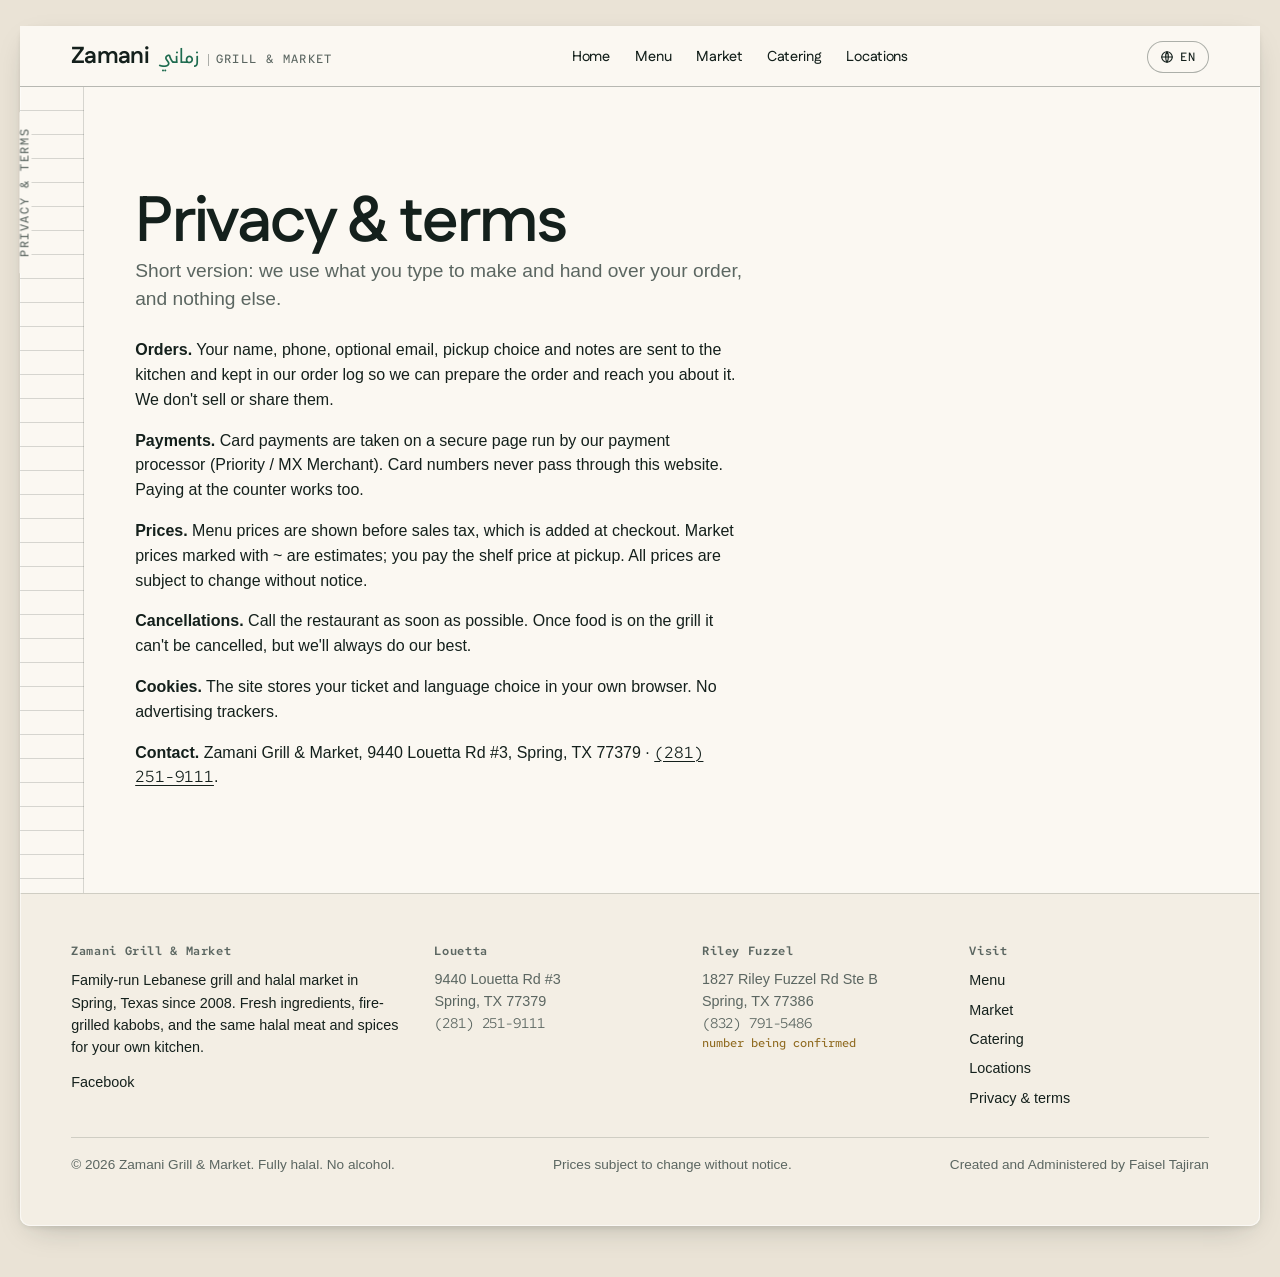
<file: privacy.html>
<!doctype html>
<html lang="en" dir="ltr" data-tax="0.0825">
<head>
<title>Privacy &amp; terms · Zamani Grill &amp; Market</title>
<meta name="description" content="How Zamani Grill & Market handles order information and payments.">
<!-- @head -->
<meta charset="utf-8">
<meta name="viewport" content="width=device-width, initial-scale=1, viewport-fit=cover">
<link rel="icon" href="favicon.svg" type="image/svg+xml">
<link rel="canonical" href="https://zamanigrill.com/privacy">
<link rel="alternate" hreflang="ar" href="https://zamanigrill.com/privacy?lang=ar">
<link rel="alternate" hreflang="fa" href="https://zamanigrill.com/privacy?lang=fa">
<link rel="alternate" hreflang="hi" href="https://zamanigrill.com/privacy?lang=hi">
<link rel="alternate" hreflang="ur" href="https://zamanigrill.com/privacy?lang=ur">
<link rel="alternate" hreflang="en" href="https://zamanigrill.com/privacy">
<link rel="alternate" hreflang="x-default" href="https://zamanigrill.com/privacy">
<meta name="theme-color" content="#FBF8F2">
<link rel="preconnect" href="https://fonts.googleapis.com">
<link rel="preconnect" href="https://fonts.gstatic.com" crossorigin>
<link rel="stylesheet" href="https://fonts.googleapis.com/css2?family=Fustat:wght@500..700&family=Red+Hat+Mono:wght@400;500&display=swap">
<link rel="stylesheet" href="css/site.css">
<script>try{var l=localStorage.getItem("zamani-lang");if(l){l=JSON.parse(l);if(l&&l!=="en"){document.documentElement.lang=l;document.documentElement.dir=(l==="hi")?"ltr":"rtl"}}}catch(e){}</script>
<!-- /@head -->
</head>
<body class="page-privacy">
<!-- @contract -->
<!--
  DIRECTION CONTRACT — Levant Menu Card (seed 0db87a8c)
  THESIS: The menu is the page. A bright card of typography where every dish, price and pickup time is already set, English and
  Arabic at equal weight, and the photo is the garnish. It refuses the full-bleed food hero with an "Order Online" button.
  OWN-WORLD: Card stock #FBF8F2 as a shadowed sheet on a darker counter; ink #14201C; one cedar green #1E6B4F that owns whole
  regions (order rail, catering band); brass #B98A2E for the market; hairline rules, dashed dish leaders, tabular Red Hat Mono
  prices; Fustat for Latin and Arabic; round stamp "add", pill quantity, square remove; a left ruler rail aligning every course.
  STORY: A hungry neighbor sees the first course and its prices in one glance, adds in one tap, pays on the kitchen's own
  Priority payment page, and learns the same halal meat is sold next door.
  FIRST VIEWPORT: Left 7/12: wordmark, headline, lede, two actions, open-now line. Right 5/12: one framed dish photo cycling
  through the owner's own studio shots under a brass stamp. Phone: frame first, headline, cedar order rail pinned to the bottom.
  FORM: Levant Menu Card, candidate 7 of 7 on the grounded list, assigned by the roll; built code-led.
  FINISH: unreviewed and undocumented is unfinished; this build ends with the finish review, the verdict, DESIGN.md, and every
  shipping raster carrying its provenance.
-->
<!-- /@contract -->
<div class="sheet">
<!-- @header -->
<header class="top">
  <a class="wordmark" href="./" aria-label="Zamani Grill & Market, home"><span class="lat">Zamani</span><span class="ar" lang="ar" aria-hidden="true">زماني</span><span class="sub">Grill &amp; Market</span></a>
  <nav class="nav" aria-label="Site"><a href="./" data-i18n="nav.home">Home</a><a href="menu" data-i18n="nav.menu">Menu</a><a href="market" data-i18n="nav.market">Market</a><a href="catering" data-i18n="nav.catering">Catering</a><a href="locations" data-i18n="nav.locations">Locations</a></nav>
  <div class="top-actions">
    <details class="lang"><summary aria-label="Language"><svg viewBox="0 0 24 24" fill="none" stroke="currentColor" stroke-width="2" stroke-linecap="round" aria-hidden="true"><circle cx="12" cy="12" r="9"/><path d="M3 12h18M12 3c3 3.5 3 14.5 0 18M12 3c-3 3.5-3 14.5 0 18"/></svg><span class="cur">EN</span></summary><div class="lang-menu" role="group" aria-label="Choose language"></div></details>
    <button type="button" class="cartbtn" data-open-ticket aria-label="Open your ticket"><svg width="16" height="16" viewBox="0 0 24 24" fill="none" stroke="currentColor" stroke-width="2" stroke-linecap="round" stroke-linejoin="round" aria-hidden="true"><path d="M5 3h14v18l-2.3-1.6L14.4 21l-2.4-1.6L9.6 21l-2.3-1.6L5 21z"/><path d="M9 8h6M9 12h6"/></svg><span class="lbl" data-i18n="cart.ticket">Ticket</span><span class="count">0</span></button>
  </div>
</header>
<!-- /@header -->
<div class="grid">
  <div class="rail" aria-hidden="true"><span class="rail-label">Privacy &amp; terms</span></div>
  <main class="main" id="main">
    <div class="thanks">
      <h1>Privacy &amp; terms</h1>
      <p class="lede">Short version: we use what you type to make and hand over your order, and nothing else.</p>
      <div style="display:grid;gap:16px;margin-top:24px;max-width:68ch">
        <p><b>Orders.</b> Your name, phone, optional email, pickup choice and notes are sent to the kitchen and kept in our order log so we can prepare the order and reach you about it. We don't sell or share them.</p>
        <p><b>Payments.</b> Card payments are taken on a secure page run by our payment processor (Priority / MX Merchant). Card numbers never pass through this website. Paying at the counter works too.</p>
        <p><b>Prices.</b> Menu prices are shown before sales tax, which is added at checkout. Market prices marked with ~ are estimates; you pay the shelf price at pickup. All prices are subject to change without notice.</p>
        <p><b>Cancellations.</b> Call the restaurant as soon as possible. Once food is on the grill it can't be cancelled, but we'll always do our best.</p>
        <p><b>Cookies.</b> The site stores your ticket and language choice in your own browser. No advertising trackers.</p>
        <p><b>Contact.</b> Zamani Grill &amp; Market, 9440 Louetta Rd #3, Spring, TX 77379 · <a href="tel:+12812519111" class="mono">(281) 251-9111</a>.</p>
      </div>
    </div>
  </main>
</div>
<!-- @footer -->
<footer class="foot">
  <div><p class="fh" data-i18n="foot.about">Zamani Grill &amp; Market</p><p data-i18n="foot.blurb">Family-run Lebanese grill and halal market in Spring, Texas since 2008. Fresh ingredients, fire-grilled kabobs, and the same halal meat and spices for your own kitchen.</p>
    <p style="margin-top:12px"><a href="https://www.facebook.com/zamanimarketgrill" rel="noopener" target="_blank">Facebook</a></p></div>
  <div><p class="fh">Louetta</p><address>9440 Louetta Rd #3<br>Spring, TX 77379<br><a href="tel:+12812519111" class="mono">(281) 251-9111</a></address></div><div><p class="fh">Riley Fuzzel</p><address>1827 Riley Fuzzel Rd Ste B<br>Spring, TX 77386<br><a href="tel:+18327915486" class="mono">(832) 791-5486</a><span class="confirming" data-i18n="foot.confirming">number being confirmed</span></address></div>
  <div><p class="fh" data-i18n="foot.visit">Visit</p><ul><li><a href="menu" data-i18n="nav.menu">Menu</a></li><li><a href="market" data-i18n="nav.market">Market</a></li><li><a href="catering" data-i18n="nav.catering">Catering</a></li><li><a href="locations" data-i18n="nav.locations">Locations</a></li><li><a href="privacy" data-i18n="foot.privacy">Privacy &amp; terms</a></li></ul></div>
  <div class="legal"><span>© <span class="num">2026</span> Zamani Grill &amp; Market. <span data-i18n="foot.halal">Fully halal. No alcohol.</span></span><span data-i18n="foot.prices">Prices subject to change without notice.</span><span><a href="https://www.faiseltajiran.com" style="text-decoration:none">Created and Administered by Faisel Tajiran</a></span></div>
</footer>
<!-- /@footer -->
</div>
<!-- @ticket -->
<div class="scrim" hidden></div>
<aside class="ticket" aria-label="Your ticket" role="dialog" aria-modal="true">
  <div class="ticket-head"><h2 data-i18n="cart.yourTicket">Your ticket</h2><button type="button" class="close" aria-label="Close" data-i18n-attr="aria-label:cart.close"><svg width="16" height="16" viewBox="0 0 24 24" fill="none" stroke="currentColor" stroke-width="2" stroke-linecap="round" aria-hidden="true"><path d="M18 6 6 18M6 6l12 12"/></svg></button></div>
  <div class="ticket-body"></div>
  <div class="ticket-foot"><div class="totals"></div><a class="btn" href="checkout" data-i18n="cart.checkout">Pickup &amp; pay</a></div>
</aside>
<div class="orderbar"><div class="sum"></div><a class="btn" href="checkout" data-i18n="cart.review">Review ticket</a></div>
<script src="js/site.js" defer></script>
<!-- /@ticket -->
</body>
</html>
</file>
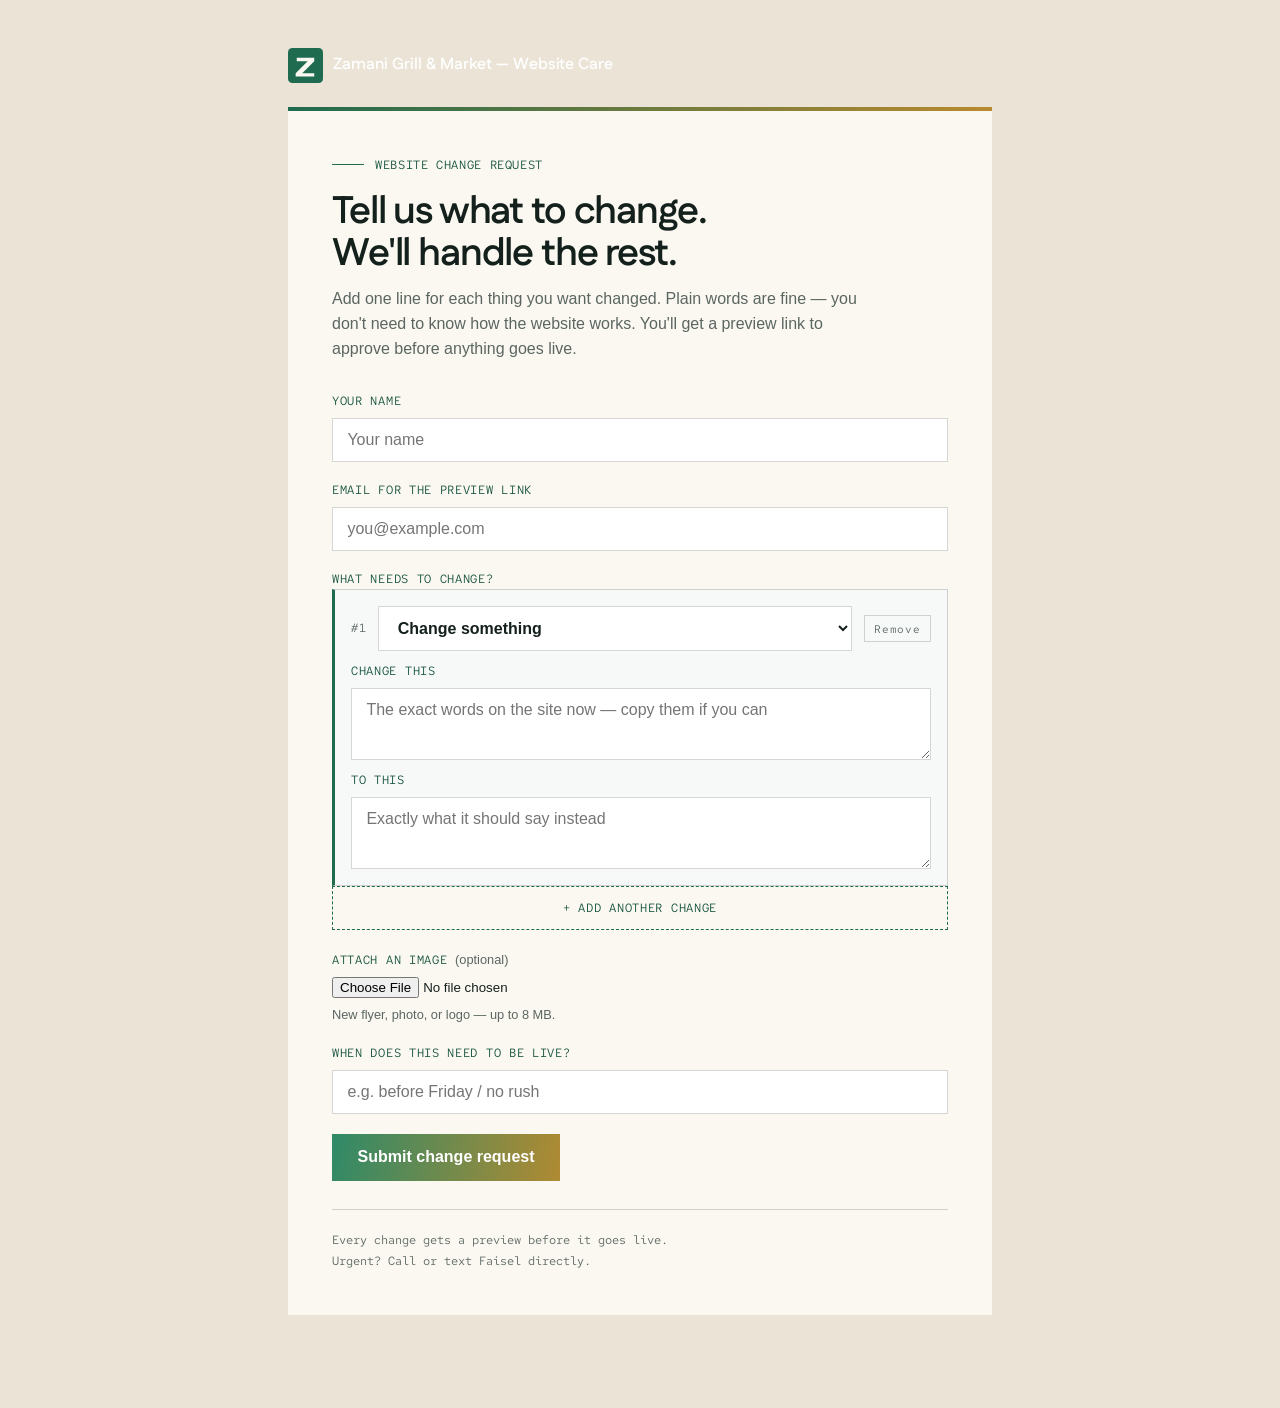
<file: updates.html>
<!DOCTYPE html>
<html lang="en">
<head>
<meta charset="UTF-8">
<meta name="viewport" content="width=device-width, initial-scale=1.0">
<meta name="robots" content="noindex,nofollow">
<title>Request a Website Change — Zamani Grill &amp; Market</title>
<link rel="preconnect" href="https://fonts.googleapis.com"><link rel="stylesheet" href="https://fonts.googleapis.com/css2?family=Fustat:wght@500;650;700&family=Red+Hat+Mono:wght@400;500&display=swap">
<style>
  /* ── BRAND TOKENS — the only block to customize per client ───────────── */
  :root{
    --paper:#FBF8F2; --ink:#14201C; --muted:#5B6661;
    --brand:#1E6B4F; --brand-deep:#14523B; --brand-lt:#2F8A68; --accent:#B98A2E;
    --line:rgba(0,0,0,.16);
    --stage:#EAE3D6;
    --serif:"Fustat",system-ui,sans-serif;
    --mono:"Red Hat Mono",ui-monospace,Menlo,monospace;
    --sans:-apple-system,BlinkMacSystemFont,"Segoe UI",Helvetica,Arial,sans-serif;
  }
  /* ────────────────────────────────────────────────────────────────────── */
  *{margin:0;padding:0;box-sizing:border-box}
  html,body{overflow-x:clip}
  body{background:var(--stage);min-height:100svh;color:#fff;font-family:var(--sans);
    font-size:1rem;line-height:1.55;-webkit-font-smoothing:antialiased;
    padding:clamp(1.25rem,4vw,3rem)}
  .brand{display:flex;align-items:center;gap:.6rem;margin-bottom:1.5rem;max-width:44rem;
    margin-inline:auto}
  .brand img{width:2.2rem;height:auto}
  .brand b{font-family:var(--serif);font-weight:600;font-size:1rem}
  .card{max-width:44rem;margin:0 auto clamp(1rem,5vh,3rem);background:var(--paper);
    color:var(--ink);padding:clamp(1.5rem,4vw,2.75rem);border-top:4px solid transparent;
    border-image:linear-gradient(90deg,var(--brand),var(--accent)) 1}
  .mono{font-family:var(--mono);font-size:.78rem;letter-spacing:.05em;text-transform:uppercase}
  h1{font-family:var(--serif);font-weight:640;letter-spacing:-.03em;
    font-size:clamp(1.7rem,5vw,2.4rem);line-height:1.1}
  .sub{color:var(--muted);margin-top:.75rem;max-width:34rem;text-wrap:pretty}
  .eyebrow{color:var(--brand-deep);margin-bottom:1rem;display:flex;align-items:center;gap:.7rem}
  .eyebrow::before{content:"";width:2rem;height:1px;background:var(--brand)}
  form{margin-top:2rem;display:grid;gap:1.25rem}
  label{display:grid;gap:.45rem}
  label>span,legend{font-family:var(--mono);font-size:.72rem;letter-spacing:.06em;
    text-transform:uppercase;color:var(--brand-deep)}
  input[type=text],input[type=email],select,textarea{
    font-family:var(--sans);font-size:1rem;color:var(--ink);background:#fff;
    border:1px solid var(--line);padding:.75rem .9rem;width:100%;border-radius:0;
    transition:border-color .2s,box-shadow .2s}
  input:focus,select:focus,textarea:focus,button:focus-visible{outline:none;
    border-color:var(--brand);box-shadow:0 0 0 3px color-mix(in srgb,var(--brand) 22%,transparent)}
  textarea{min-height:4.5rem;resize:vertical}
  .hint{font-size:.8rem;color:var(--muted);text-transform:none;letter-spacing:0;
    font-family:var(--sans)}
  /* ── request rows ── */
  fieldset{border:0}
  .ops{display:grid;gap:1rem}
  .op{border:1px solid var(--line);border-left:3px solid var(--brand);padding:1rem;
    background:color-mix(in srgb,var(--brand) 4%,#fff);display:grid;gap:.75rem}
  .op__head{display:flex;align-items:center;gap:.75rem;flex-wrap:wrap}
  .op__n{font-family:var(--mono);font-size:.72rem;color:var(--muted);letter-spacing:.06em}
  .op__type{flex:1;min-width:11rem;font-weight:600}
  .op__kill{background:none;border:1px solid var(--line);color:var(--muted);cursor:pointer;
    font-family:var(--mono);font-size:.7rem;letter-spacing:.06em;padding:.35rem .6rem;
    transition:color .2s,border-color .2s}
  .op__kill:hover{color:#B3261E;border-color:#B3261E}
  .op__fields{display:grid;gap:.75rem}
  .add{background:none;border:1px dashed var(--brand);color:var(--brand-deep);cursor:pointer;
    font-family:var(--mono);font-size:.75rem;letter-spacing:.06em;text-transform:uppercase;
    padding:.8rem;width:100%;transition:background .2s}
  .add:hover{background:color-mix(in srgb,var(--brand) 8%,transparent)}
  button[type=submit]{font-family:var(--sans);font-size:1rem;font-weight:600;cursor:pointer;
    border:0;background:linear-gradient(100deg,var(--brand-lt),var(--accent),var(--brand-lt));
    background-size:220% 100%;color:#fff;padding:.9rem 1.6rem;justify-self:start;
    transition:background-position .5s,transform .2s,box-shadow .3s}
  button[type=submit]:hover{background-position:95% 0;transform:translateY(-2px);
    box-shadow:0 6px 26px color-mix(in srgb,var(--brand) 40%,transparent)}
  .foot{margin-top:1.75rem;padding-top:1.25rem;border-top:1px solid var(--line);
    color:var(--muted);font-family:var(--mono);font-size:.72rem;line-height:1.8}
  .ok{display:none}
  .err{color:#B3261E;font-size:.85rem;display:none}
  @media (prefers-reduced-motion:reduce){*{transition:none!important}}
</style>
</head>
<body>
  <div class="brand"><img src="img/brand/mark.svg" alt=""><b>Zamani Grill &amp; Market — Website Care</b></div>

  <div class="card" id="formcard">
    <p class="mono eyebrow">Website change request</p>
    <h1>Tell us what to change.<br>We'll handle the rest.</h1>
    <p class="sub">Add one line for each thing you want changed. Plain words are fine — you
      don't need to know how the website works. You'll get a preview link to approve before
      anything goes live.</p>

    <form name="site-update" method="POST" action="/updates.html?sent=1"
          data-netlify="true" netlify-honeypot="bot-field"
          enctype="multipart/form-data" id="reqform">
      <p style="display:none"><label>Don't fill this out: <input name="bot-field"></label></p>
      <input type="hidden" name="site" value="zamani">
      <input type="hidden" name="operations" id="ops-json">
      <input type="hidden" name="operations_text" id="ops-text">

      <label><span>Your name</span>
        <input type="text" name="name" required autocomplete="name" placeholder="Your name">
      </label>

      <label><span>Email for the preview link</span>
        <input type="email" name="email" required autocomplete="email" placeholder="you@example.com">
      </label>

      <fieldset>
        <legend>What needs to change?</legend>
        <div class="ops" id="ops"></div>
        <p class="err" id="operr">Add at least one change, and fill in its details.</p>
        <button type="button" class="add" id="addop">+ Add another change</button>
      </fieldset>

      <label><span>Attach an image <span class="hint">(optional)</span></span>
        <input type="file" name="attachment" accept="image/*">
        <span class="hint">New flyer, photo, or logo — up to 8&nbsp;MB.</span>
      </label>

      <label><span>When does this need to be live?</span>
        <input type="text" name="deadline" placeholder="e.g. before Friday / no rush">
      </label>

      <button type="submit">Submit change request</button>
    </form>

    <p class="foot">Every change gets a preview before it goes live.<br>
      Urgent? Call or text Faisel directly.</p>
  </div>

  <div class="card ok" id="okcard">
    <p class="mono eyebrow">Request received</p>
    <h1>Got it.</h1>
    <p class="sub">Your request is in the queue. You'll get a preview link by email — once
      you're happy with it, it goes live within minutes.</p>
    <p class="foot"><a href="/updates" style="color:var(--brand-deep)">Submit another request</a>
      · <a href="/" style="color:var(--brand-deep)">Back to the site</a></p>
  </div>

<script>
(function(){
  if (new URLSearchParams(location.search).get('sent')) {
    document.getElementById('formcard').style.display = 'none';
    document.getElementById('okcard').style.display = 'block';
    return;
  }

  // Each operation type declares the fields it needs. Keeping the shape declarative
  // means the agent receives unambiguous instructions instead of a wall of prose.
  var TYPES = {
    change:  { label:'Change something',      fields:[
                 ['from','Change this',  'The exact words on the site now — copy them if you can'],
                 ['to',  'To this',      'Exactly what it should say instead']] },
    add:     { label:'Add something',         fields:[
                 ['what', 'Add this',    'The new text, item, price, or photo caption'],
                 ['where','Where it goes','e.g. under the services list, at the top of the page']] },
    remove:  { label:'Remove something',      fields:[
                 ['what','Remove this',  'What should come off the site, and where it is']] },
    image:   { label:'Swap a photo',          fields:[
                 ['which','Which photo', 'Where the photo is now — e.g. the big photo at the top'],
                 ['note', 'Notes',       'Attach the new photo below. Anything else we should know?']] },
    post:    { label:'New post / announcement', fields:[
                 ['title','Title',       'Headline for the announcement'],
                 ['body', 'What it says','Write it however you like — we’ll format it']] },
    other:   { label:'Something else',        fields:[
                 ['details','Describe it','Tell us in plain words what you need']] }
  };

  var wrap = document.getElementById('ops'), n = 0;

  function row(){
    n++;
    var el = document.createElement('div');
    el.className = 'op';
    var opts = Object.keys(TYPES).map(function(k){
      return '<option value="'+k+'">'+TYPES[k].label+'</option>'; }).join('');
    el.innerHTML =
      '<div class="op__head">' +
        '<span class="op__n">#'+n+'</span>' +
        '<select class="op__type" aria-label="Type of change">'+opts+'</select>' +
        '<button type="button" class="op__kill">Remove</button>' +
      '</div><div class="op__fields"></div>';

    var sel = el.querySelector('.op__type'), fields = el.querySelector('.op__fields');

    function render(){
      fields.innerHTML = '';
      TYPES[sel.value].fields.forEach(function(f){
        var l = document.createElement('label');
        l.innerHTML = '<span>'+f[1]+'</span><textarea data-k="'+f[0]+'" rows="2" ' +
                      'placeholder="'+f[2]+'"></textarea>';
        fields.appendChild(l);
      });
    }
    sel.addEventListener('change', render);
    el.querySelector('.op__kill').addEventListener('click', function(){
      el.remove();
      if (!wrap.children.length) row();
      renumber();
    });
    render();
    wrap.appendChild(el);
    renumber();
  }

  function renumber(){
    [].forEach.call(wrap.children, function(el,i){
      el.querySelector('.op__n').textContent = '#'+(i+1); });
    n = wrap.children.length;
  }

  function collect(){
    return [].map.call(wrap.children, function(el){
      var type = el.querySelector('.op__type').value, o = { type:type };
      [].forEach.call(el.querySelectorAll('[data-k]'), function(t){
        o[t.dataset.k] = t.value.trim(); });
      return o;
    }).filter(function(o){
      return Object.keys(o).some(function(k){ return k!=='type' && o[k]; });
    });
  }

  document.getElementById('addop').addEventListener('click', row);
  row();

  document.getElementById('reqform').addEventListener('submit', function(e){
    var ops = collect(), err = document.getElementById('operr');
    if (!ops.length){
      e.preventDefault();
      err.style.display = 'block';
      wrap.querySelector('textarea').focus();
      return;
    }
    err.style.display = 'none';
    document.getElementById('ops-json').value = JSON.stringify(ops);
    document.getElementById('ops-text').value = ops.map(function(o,i){
      var lines = Object.keys(o).filter(function(k){ return k!=='type' && o[k]; })
        .map(function(k){
          var f = TYPES[o.type].fields.filter(function(x){ return x[0]===k; })[0];
          return '  ' + ((f && f[1]) || k) + ': ' + o[k];
        });
      return (i+1)+'. ['+TYPES[o.type].label.toUpperCase()+']\n'+lines.join('\n');
    }).join('\n\n');
  });
})();
</script>
</body>
</html>
</file>
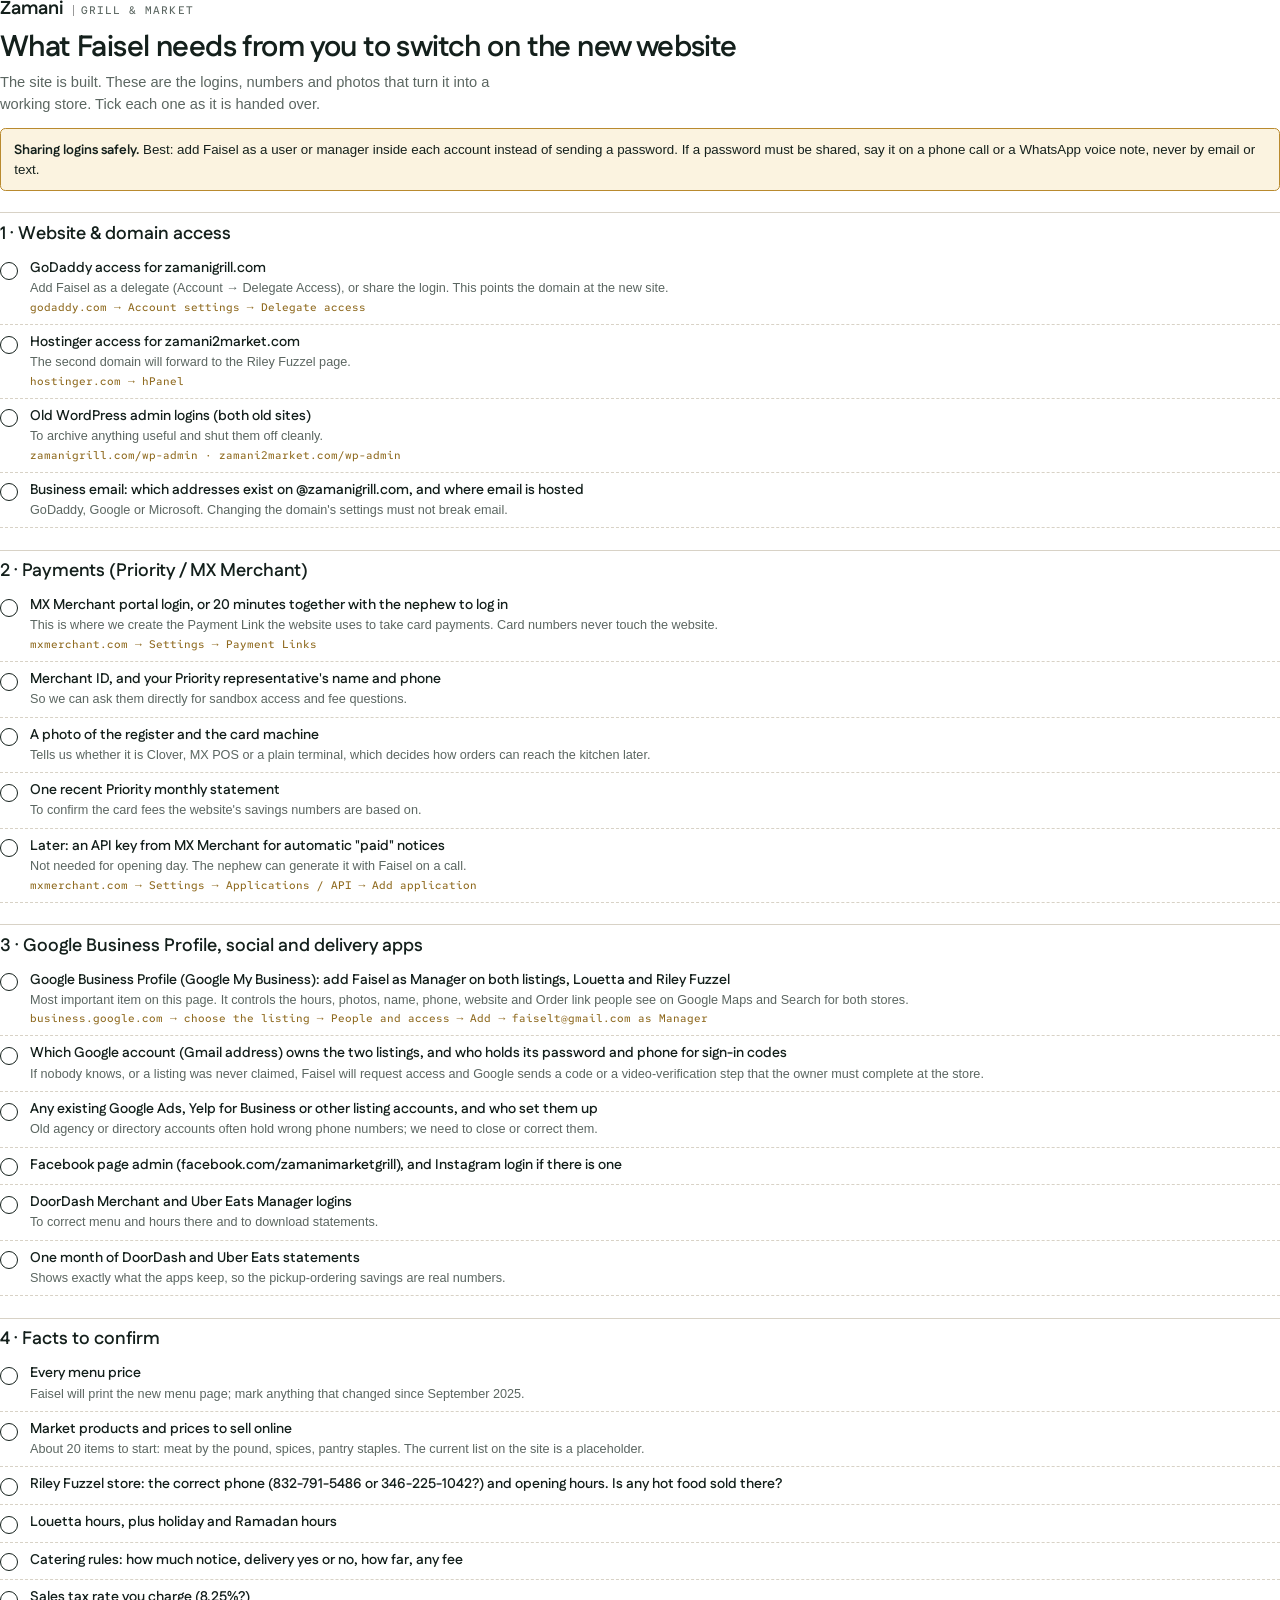
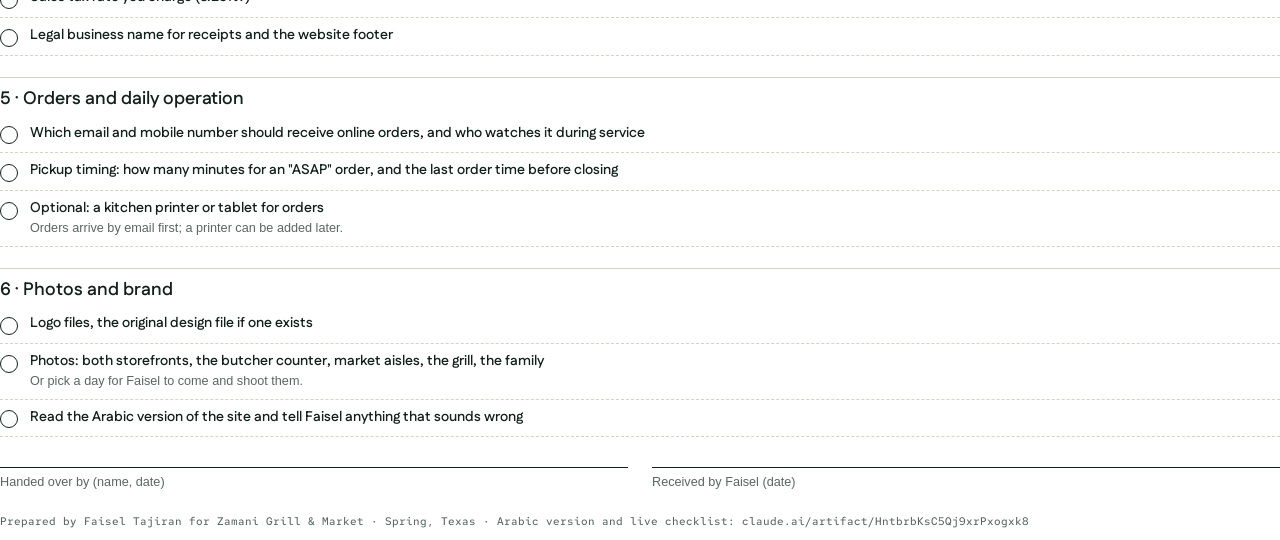
<file: docs/handoff-checklist-en.html>
<!doctype html><html lang="en"><head><meta charset="utf-8"><title>Zamani Website Handoff</title>
<link rel="stylesheet" href="https://fonts.googleapis.com/css2?family=Fustat:wght@500..700&family=Red+Hat+Mono:wght@500&display=swap">
<style>
@page{size:Letter;margin:18mm 16mm 18mm 16mm}
body{font:11pt/1.45 -apple-system,"Segoe UI",Helvetica,Arial,sans-serif;color:#14201C;margin:0}
.brand{display:flex;align-items:baseline;gap:.5em;font:700 14pt/1 Fustat,sans-serif;margin-bottom:10pt}
.brand .sub{font:500 8pt/1 "Red Hat Mono",monospace;letter-spacing:.1em;color:#5B6661;padding-left:.6em;border-left:1px solid #999}
h1{font:650 22pt/1.1 Fustat,sans-serif;letter-spacing:-.02em;margin:0 0 6pt}
.lede{color:#5B6661;margin:0 0 10pt;max-width:62ch}
.tip{border:1px solid #B98A2E;background:#FBF3E0;padding:8pt 10pt;border-radius:4pt;font-size:10pt;margin:0 0 14pt}
.tip b{font-family:Fustat,sans-serif}
h2{font:620 13.5pt/1.2 Fustat,sans-serif;margin:16pt 0 4pt;padding-top:8pt;border-top:1px solid #D8D2C6;break-after:avoid}
.item{display:flex;gap:9pt;padding:6pt 0;border-bottom:1px dashed #D8D2C6;break-inside:avoid;align-items:flex-start}
.box{flex:none;width:12pt;height:12pt;border:1.3pt solid #14201C;border-radius:50%;margin-top:2pt}
.en{font:600 10.5pt/1.35 Fustat,sans-serif}
.why{color:#5B6661;font-size:9.5pt;margin-top:1pt}
.where{font:500 8.5pt/1.5 "Red Hat Mono",monospace;color:#8F6A1F;margin-top:1pt}
.foot{margin-top:16pt;font:500 8pt/1.6 "Red Hat Mono",monospace;color:#5B6661}
.sig{display:grid;grid-template-columns:1fr 1fr;gap:18pt;margin-top:22pt;font-size:9.5pt;color:#5B6661}
.sig div{border-top:1px solid #14201C;padding-top:4pt}
</style></head><body>
<div class="brand"><span>Zamani</span><span class="sub">GRILL &amp; MARKET</span></div>
<h1>What Faisel needs from you to switch on the new website</h1>
<p class="lede">The site is built. These are the logins, numbers and photos that turn it into a working store. Tick each one as it is handed over.</p>
<p class="tip"><b>Sharing logins safely.</b> Best: add Faisel as a user or manager inside each account instead of sending a password. If a password must be shared, say it on a phone call or a WhatsApp voice note, never by email or text.</p>
<h2>1 · Website &amp; domain access</h2><div class="item"><span class="box"></span><div><div class="en">GoDaddy access for zamanigrill.com</div><div class="why">Add Faisel as a delegate (Account → Delegate Access), or share the login. This points the domain at the new site.</div><div class="where">godaddy.com → Account settings → Delegate access</div></div></div><div class="item"><span class="box"></span><div><div class="en">Hostinger access for zamani2market.com</div><div class="why">The second domain will forward to the Riley Fuzzel page.</div><div class="where">hostinger.com → hPanel</div></div></div><div class="item"><span class="box"></span><div><div class="en">Old WordPress admin logins (both old sites)</div><div class="why">To archive anything useful and shut them off cleanly.</div><div class="where">zamanigrill.com/wp-admin · zamani2market.com/wp-admin</div></div></div><div class="item"><span class="box"></span><div><div class="en">Business email: which addresses exist on @zamanigrill.com, and where email is hosted</div><div class="why">GoDaddy, Google or Microsoft. Changing the domain's settings must not break email.</div></div></div><h2>2 · Payments (Priority / MX Merchant)</h2><div class="item"><span class="box"></span><div><div class="en">MX Merchant portal login, or 20 minutes together with the nephew to log in</div><div class="why">This is where we create the Payment Link the website uses to take card payments. Card numbers never touch the website.</div><div class="where">mxmerchant.com → Settings → Payment Links</div></div></div><div class="item"><span class="box"></span><div><div class="en">Merchant ID, and your Priority representative's name and phone</div><div class="why">So we can ask them directly for sandbox access and fee questions.</div></div></div><div class="item"><span class="box"></span><div><div class="en">A photo of the register and the card machine</div><div class="why">Tells us whether it is Clover, MX POS or a plain terminal, which decides how orders can reach the kitchen later.</div></div></div><div class="item"><span class="box"></span><div><div class="en">One recent Priority monthly statement</div><div class="why">To confirm the card fees the website's savings numbers are based on.</div></div></div><div class="item"><span class="box"></span><div><div class="en">Later: an API key from MX Merchant for automatic "paid" notices</div><div class="why">Not needed for opening day. The nephew can generate it with Faisel on a call.</div><div class="where">mxmerchant.com → Settings → Applications / API → Add application</div></div></div><h2>3 · Google Business Profile, social and delivery apps</h2><div class="item"><span class="box"></span><div><div class="en">Google Business Profile (Google My Business): add Faisel as Manager on both listings, Louetta and Riley Fuzzel</div><div class="why">Most important item on this page. It controls the hours, photos, name, phone, website and Order link people see on Google Maps and Search for both stores.</div><div class="where">business.google.com → choose the listing → People and access → Add → faiselt@gmail.com as Manager</div></div></div><div class="item"><span class="box"></span><div><div class="en">Which Google account (Gmail address) owns the two listings, and who holds its password and phone for sign-in codes</div><div class="why">If nobody knows, or a listing was never claimed, Faisel will request access and Google sends a code or a video-verification step that the owner must complete at the store.</div></div></div><div class="item"><span class="box"></span><div><div class="en">Any existing Google Ads, Yelp for Business or other listing accounts, and who set them up</div><div class="why">Old agency or directory accounts often hold wrong phone numbers; we need to close or correct them.</div></div></div><div class="item"><span class="box"></span><div><div class="en">Facebook page admin (facebook.com/zamanimarketgrill), and Instagram login if there is one</div></div></div><div class="item"><span class="box"></span><div><div class="en">DoorDash Merchant and Uber Eats Manager logins</div><div class="why">To correct menu and hours there and to download statements.</div></div></div><div class="item"><span class="box"></span><div><div class="en">One month of DoorDash and Uber Eats statements</div><div class="why">Shows exactly what the apps keep, so the pickup-ordering savings are real numbers.</div></div></div><h2>4 · Facts to confirm</h2><div class="item"><span class="box"></span><div><div class="en">Every menu price</div><div class="why">Faisel will print the new menu page; mark anything that changed since September 2025.</div></div></div><div class="item"><span class="box"></span><div><div class="en">Market products and prices to sell online</div><div class="why">About 20 items to start: meat by the pound, spices, pantry staples. The current list on the site is a placeholder.</div></div></div><div class="item"><span class="box"></span><div><div class="en">Riley Fuzzel store: the correct phone (832-791-5486 or 346-225-1042?) and opening hours. Is any hot food sold there?</div></div></div><div class="item"><span class="box"></span><div><div class="en">Louetta hours, plus holiday and Ramadan hours</div></div></div><div class="item"><span class="box"></span><div><div class="en">Catering rules: how much notice, delivery yes or no, how far, any fee</div></div></div><div class="item"><span class="box"></span><div><div class="en">Sales tax rate you charge (8.25%?)</div></div></div><div class="item"><span class="box"></span><div><div class="en">Legal business name for receipts and the website footer</div></div></div><h2>5 · Orders and daily operation</h2><div class="item"><span class="box"></span><div><div class="en">Which email and mobile number should receive online orders, and who watches it during service</div></div></div><div class="item"><span class="box"></span><div><div class="en">Pickup timing: how many minutes for an "ASAP" order, and the last order time before closing</div></div></div><div class="item"><span class="box"></span><div><div class="en">Optional: a kitchen printer or tablet for orders</div><div class="why">Orders arrive by email first; a printer can be added later.</div></div></div><h2>6 · Photos and brand</h2><div class="item"><span class="box"></span><div><div class="en">Logo files, the original design file if one exists</div></div></div><div class="item"><span class="box"></span><div><div class="en">Photos: both storefronts, the butcher counter, market aisles, the grill, the family</div><div class="why">Or pick a day for Faisel to come and shoot them.</div></div></div><div class="item"><span class="box"></span><div><div class="en">Read the Arabic version of the site and tell Faisel anything that sounds wrong</div></div></div>
<div class="sig"><div>Handed over by (name, date)</div><div>Received by Faisel (date)</div></div>
<p class="foot">Prepared by Faisel Tajiran for Zamani Grill &amp; Market · Spring, Texas · Arabic version and live checklist: claude.ai/artifact/HntbrbKsC5Qj9xrPxogxk8</p>
</body></html>
</file>
<file: css/site.css>
/* Zamani Grill & Market — the Levant menu card
   One world: bright card stock, deep green-black ink, one cedar green that owns whole regions,
   a brass counterweight for the market, hairline rules, tabular numerals. */

:root{
  /* surfaces */
  --paper:#FBF8F2; --paper-2:#F3EEE4; --paper-3:#EAE3D6;
  /* text */
  --ink:#14201C; --muted:#5B6661; --ink-on-brand:#F4F8F5;
  /* brand — cedar green in three steps, brass counterweight */
  --brand:#1E6B4F; --brand-deep:#14523B; --brand-lt:#2F8A68; --accent:#B98A2E; --accent-deep:#8F6A1F;
  /* structure */
  --line:rgba(20,32,28,.16); --line-strong:rgba(20,32,28,.34); --rail:64px;
  --line-on-brand:rgba(255,255,255,.25); --line-on-brand-strong:rgba(255,255,255,.5); --wash-on-brand:rgba(255,255,255,.1); --highlight:rgba(255,255,255,.6);
  /* type */
  --display:"Fustat",system-ui,-apple-system,"Segoe UI",Helvetica,Arial,sans-serif;
  --sans:-apple-system,BlinkMacSystemFont,"Segoe UI",Helvetica,Arial,sans-serif;
  --mono:"Red Hat Mono",ui-monospace,Menlo,Consolas,monospace;
  --arabic:"Fustat","Noto Naskh Arabic",system-ui,sans-serif;
  --ease:cubic-bezier(.16,1,.3,1); --fast:180ms; --slow:420ms;
  --maxw:1240px; --r:4px; --r-lg:10px;
  --shadow:0 10px 30px -12px rgba(20,32,28,.28), 0 2px 6px -2px rgba(20,32,28,.14);
  --card-pad:clamp(20px,4vw,56px);
  color-scheme:light;
}
html[dir="rtl"]{--display:var(--arabic);--sans:var(--arabic)}
html[lang="fa"]{--arabic:"Vazirmatn","Fustat",system-ui,sans-serif}
html[lang="ur"]{--arabic:"Noto Nastaliq Urdu","Fustat",system-ui,sans-serif}
html[lang="hi"]{--display:"Noto Sans Devanagari","Fustat",system-ui,sans-serif;--sans:"Noto Sans Devanagari",system-ui,sans-serif}
html[lang="ur"] body{line-height:1.9}

*,*::before,*::after{box-sizing:border-box}
html{scroll-behavior:smooth;-webkit-text-size-adjust:100%}
html,body{overflow-x:clip}
body{margin:0;background:var(--paper-3);color:var(--ink);font:400 1rem/1.55 var(--sans);
  font-feature-settings:"kern","liga";-webkit-font-smoothing:antialiased;min-height:100svh}
::selection{background:var(--brand);color:var(--ink-on-brand)}
:focus-visible{outline:2px solid var(--brand);outline-offset:3px;border-radius:2px}
img{display:block;max-width:100%;height:auto}
a{color:inherit;text-underline-offset:.18em;text-decoration-thickness:1px}
button{font:inherit;color:inherit;cursor:pointer}
h1,h2,h3,h4{font-family:var(--display);font-weight:620;letter-spacing:-.025em;line-height:1.05;margin:0;text-wrap:balance}
html[dir="rtl"] h1,html[dir="rtl"] h2,html[dir="rtl"] h3,html[dir="rtl"] h4{letter-spacing:0;line-height:1.3}
p{margin:0;text-wrap:pretty}
.mono,.price,.hours time,.eyebrow-num{font-family:var(--mono);font-variant-numeric:tabular-nums;letter-spacing:-.01em}
.num{font-variant-numeric:tabular-nums}
.visually-hidden{position:absolute!important;width:1px;height:1px;overflow:hidden;clip:rect(0 0 0 0);white-space:nowrap}
html{scrollbar-color:var(--brand) var(--paper-2)}
::-webkit-scrollbar{width:10px;height:10px}::-webkit-scrollbar-thumb{background:var(--brand);border-radius:0}::-webkit-scrollbar-track{background:var(--paper-2)}

/* ---------- the sheet: one card on the counter ---------- */
.sheet{max-width:var(--maxw);margin:clamp(10px,2vw,28px) auto clamp(24px,4vw,56px);background:var(--paper);
  box-shadow:var(--shadow);border-radius:var(--r-lg);position:relative;isolation:isolate}
.sheet::before{content:"";position:absolute;inset:0;pointer-events:none;border-radius:inherit;
  box-shadow:inset 0 0 0 1px var(--highlight)}
.grid{display:grid;grid-template-columns:var(--rail) minmax(0,1fr)}
.rail{border-inline-end:1px solid var(--line);position:relative;background:
  repeating-linear-gradient(to bottom,transparent 0 23px,var(--line) 23px 24px);}
.rail-label{position:sticky;top:12px;writing-mode:vertical-rl;transform:rotate(180deg);
  font:500 .72rem/1 var(--mono);letter-spacing:.14em;text-transform:uppercase;color:var(--muted);
  padding:16px 0;margin-inline-start:calc(50% - .6em);white-space:nowrap;background:var(--paper)}
html[dir="rtl"] .rail-label{transform:none}
.main{min-width:0}

/* ---------- top bar ---------- */
.top{display:grid;grid-template-columns:auto 1fr auto;align-items:center;gap:clamp(12px,2.5vw,32px);
  padding:14px var(--card-pad) 12px;border-bottom:1px solid var(--line);background:var(--paper);
  position:sticky;top:0;z-index:40}
.top::after{content:"";position:absolute;left:0;right:0;bottom:-1px;height:1px;background:var(--line)}
.wordmark{display:flex;align-items:baseline;gap:.55em;text-decoration:none;line-height:1}
.wordmark .lat{font:700 1.45rem/1 var(--display);letter-spacing:-.03em}
.wordmark .ar{font:500 1.25rem/1 "Fustat","Noto Naskh Arabic",sans-serif;color:var(--brand);direction:rtl;unicode-bidi:isolate}
.wordmark .sub{font:500 .72rem/1 var(--mono);letter-spacing:.12em;text-transform:uppercase;color:var(--muted);
  padding-inline-start:.6em;border-inline-start:1px solid var(--line-strong)}
.nav{display:flex;gap:clamp(10px,1.6vw,22px);justify-content:center;flex-wrap:wrap}
.nav a{font:500 .9rem/1 var(--display);text-decoration:none;padding:10px 2px;position:relative;letter-spacing:-.005em}
.nav a::after{content:"";position:absolute;left:0;right:0;bottom:4px;height:2px;background:var(--brand);
  transform:scaleX(0);transform-origin:left;transition:transform var(--fast) var(--ease)}
html[dir="rtl"] .nav a::after{transform-origin:right}
.nav a:hover::after,.nav a[aria-current="page"]::after{transform:scaleX(1)}
.top-actions{display:flex;align-items:center;gap:10px}

/* language switcher: a stamp, not a dropdown */
.lang{position:relative}
.lang > summary{list-style:none;display:inline-flex;align-items:center;gap:.5em;padding:8px 12px;border:1px solid var(--line-strong);
  border-radius:999px;font:500 .78rem/1 var(--mono);letter-spacing:.06em;cursor:pointer;background:var(--paper);user-select:none}
.lang > summary::-webkit-details-marker{display:none}
.lang > summary svg{width:14px;height:14px}
.lang[open] > summary{border-color:var(--ink)}
.lang-menu{position:absolute;inset-inline-end:0;top:calc(100% + 8px);background:var(--paper);border:1px solid var(--line-strong);
  border-radius:var(--r-lg);box-shadow:var(--shadow);padding:6px;min-width:190px;z-index:50;display:grid}
.lang-menu button{display:flex;justify-content:space-between;gap:16px;align-items:center;width:100%;text-align:start;border:0;background:none;
  padding:10px 12px;border-radius:6px;font-size:.95rem}
.lang-menu button:hover{background:var(--paper-2)}
.lang-menu button[aria-pressed="true"]{background:var(--brand);color:var(--ink-on-brand)}
.lang-menu button .native{font-size:1.05rem}
.lang-menu button .code{font:500 .72rem/1 var(--mono);letter-spacing:.1em;opacity:.7}

/* cart button: a square ticket */
.cartbtn{display:inline-flex;align-items:center;gap:.55em;border:1px solid var(--ink);background:var(--ink);color:var(--paper);
  padding:9px 14px;border-radius:var(--r);font:600 .85rem/1 var(--display);text-decoration:none;
  transition:background var(--fast) var(--ease),transform var(--fast) var(--ease)}
.cartbtn:hover{background:var(--brand-deep);border-color:var(--brand-deep)}
.cartbtn .count{font:600 .78rem/1 var(--mono);background:var(--paper);color:var(--ink);min-width:1.6em;padding:3px 5px;border-radius:2px;text-align:center}
.cartbtn.bump{animation:bump var(--slow) var(--ease)}
@keyframes bump{0%{transform:scale(1)}30%{transform:scale(1.06)}100%{transform:scale(1)}}

/* ---------- buttons: distinct shapes, state by fill ---------- */
.btn{display:inline-flex;align-items:center;justify-content:center;gap:.5em;padding:14px 22px;border-radius:var(--r);
  border:1px solid var(--brand);background:var(--brand);color:var(--ink-on-brand);font:600 .95rem/1 var(--display);
  text-decoration:none;transition:background var(--fast) var(--ease),border-color var(--fast) var(--ease),transform var(--fast) var(--ease);
  min-height:48px}
.btn:hover{background:var(--brand-deep);border-color:var(--brand-deep)}
.btn:active{transform:translateY(1px)}
.btn.ghost{background:transparent;color:var(--ink);border-color:var(--line-strong)}
.btn.ghost:hover{background:var(--paper-2);border-color:var(--ink)}
.btn.paper{background:var(--paper);color:var(--ink);border-color:var(--paper)}
.btn.paper:hover{background:var(--paper-2)}
.btn.brass{background:var(--accent);border-color:var(--accent);color:var(--ink)}
.btn.brass:hover{background:var(--accent-deep);border-color:var(--accent-deep);color:var(--paper)}
.btn[disabled],.btn[aria-disabled="true"]{opacity:.5;cursor:not-allowed}
.btn.loading{position:relative;color:transparent}
.btn.loading::after{content:"";position:absolute;width:18px;height:18px;border:2px solid currentColor;border-color:var(--paper) var(--paper) transparent;
  border-radius:50%;animation:spin .8s linear infinite;color:var(--paper)}
@keyframes spin{to{transform:rotate(360deg)}}
.link{background:none;border:0;padding:0;text-decoration:underline;text-underline-offset:.18em;color:var(--brand-deep)}

/* ---------- sections ---------- */
.section{padding:clamp(40px,6vw,88px) var(--card-pad)}
.section + .section{border-top:1px solid var(--line)}
.section-head{display:flex;align-items:flex-end;justify-content:space-between;gap:24px;flex-wrap:wrap;margin-bottom:clamp(20px,3vw,36px)}
.section-head h2{font-size:clamp(1.9rem,3.4vw,2.9rem)}
.section-head p{max-width:52ch;color:var(--muted)}
.lede{font-size:clamp(1.05rem,1.5vw,1.25rem);color:var(--muted);max-width:60ch;line-height:1.5}

/* ---------- hero: the first course is on the card already ---------- */
.hero{display:grid;grid-template-columns:minmax(0,7fr) minmax(0,5fr);gap:clamp(24px,4vw,64px);padding:clamp(28px,4.5vw,64px) var(--card-pad) clamp(28px,4vw,56px);align-items:start}
.hero h1{font-size:clamp(2.2rem,4.2vw,3.7rem);font-weight:650;line-height:1;max-width:14ch}
.hero h1 em{font-style:normal;color:var(--brand)}
.hero .lede{margin-top:14px;font-size:clamp(1rem,1.3vw,1.12rem)}
.hero-cta{display:flex;gap:12px;flex-wrap:wrap;margin-top:22px;align-items:center}
.hero-dishes{margin-top:22px;border-top:1px solid var(--line)}
.hero-dishes .dish{grid-template-columns:64px minmax(0,1fr) auto;padding:10px 0;gap:14px}
.hero-dishes .dish-img{width:64px}
.hero-dishes .dish-body p,.hero-dishes .dish-body .tag{display:none}
.hero-dishes .dish-body h3{font-size:1.05rem}
.hero-dishes .add{width:40px;height:40px}
.star{width:.9em;height:.9em;fill:var(--accent);vertical-align:-.1em;margin-inline-start:.12em}
.hero-meta{display:flex;flex-wrap:wrap;gap:8px 20px;margin-top:16px;padding-top:14px;border-top:1px solid var(--line);font-size:.9rem;color:var(--muted)}
.hero-meta b{color:var(--ink);font-weight:600}
.hero-meta .open{color:var(--brand-deep);font-weight:600}
.hero-meta .closed{color:#8A3B2E;font-weight:600}
.frame{position:relative;background:var(--paper-2);border:1px solid var(--line);border-radius:var(--r-lg);padding:10px;}
.frame img{border-radius:6px;aspect-ratio:4/3;object-fit:cover;width:100%;min-width:0}
.frame{min-width:0}
.frame figcaption{display:flex;justify-content:space-between;flex-wrap:wrap;gap:4px 12px;padding:12px 6px 2px;font-size:.85rem;color:var(--muted)}
.frame figcaption b{color:var(--ink);font-weight:600}
.frame .stamp{position:absolute;top:-10px;inset-inline-end:18px;background:var(--accent);color:var(--ink);font:600 .74rem/1 var(--mono);
  letter-spacing:.12em;text-transform:uppercase;padding:7px 10px;border-radius:2px;transform:rotate(2deg)}

/* ---------- the menu: courses and dish rows ---------- */
.course{padding:clamp(28px,4vw,52px) var(--card-pad)}
.course + .course{border-top:1px solid var(--line)}
.course-head{display:grid;grid-template-columns:1fr auto;align-items:baseline;gap:16px;margin-bottom:18px;position:sticky;top:64px;background:var(--paper);z-index:5;padding:10px 0;border-bottom:1px solid var(--line)}
.course-head h2{font-size:clamp(1.5rem,2.6vw,2.2rem)}
.course-head .note{color:var(--muted);font-size:.9rem;max-width:48ch;text-align:end}
.course-head .n{font:500 .74rem/1 var(--mono);letter-spacing:.1em;color:var(--muted)}
.dishes{display:grid;gap:0}
.dish{display:grid;grid-template-columns:112px minmax(0,1fr) auto;gap:18px;align-items:center;padding:16px 0;border-bottom:1px dashed var(--line);position:relative}
.dish.no-img{grid-template-columns:minmax(0,1fr) auto}
.dish-img{width:112px;aspect-ratio:4/3;object-fit:cover;border-radius:6px;background:var(--paper-2);border:1px solid var(--line)}
.dish-body h3{font-size:1.15rem;font-weight:600;display:flex;gap:.55em;align-items:baseline;flex-wrap:wrap}
.dish-body h3 .code{font:500 .72rem/1 var(--mono);letter-spacing:.08em;color:var(--muted);padding:3px 5px;border:1px solid var(--line);border-radius:2px;direction:ltr;unicode-bidi:isolate}
.dish-body p{color:var(--muted);font-size:.95rem;margin-top:4px;max-width:58ch}
.dish-body .tag{display:inline-block;font:500 .74rem/1 var(--mono);letter-spacing:.08em;color:var(--brand-deep);margin-top:6px;margin-inline-end:10px;direction:ltr;unicode-bidi:isolate}
.dish-side{display:flex;align-items:center;gap:14px;justify-self:end}
.price{font-size:1.05rem;font-weight:500;white-space:nowrap;direction:ltr;unicode-bidi:isolate}
.variants .price{display:inline-flex;align-items:baseline;gap:.4em}
.price.est::after{content:"~";color:var(--accent-deep);margin-inline-start:2px}
.variants{display:flex;flex-direction:column;align-items:flex-end;gap:6px}
.variants .price{font-size:.95rem}
.variants small{font:400 .72rem/1 var(--sans);color:var(--muted);margin-inline-end:.5em}
/* add: a round stamp */
.add{width:44px;height:44px;border-radius:50%;border:1.5px solid var(--ink);background:var(--paper);display:grid;place-items:center;
  transition:background var(--fast) var(--ease),transform var(--fast) var(--ease),border-color var(--fast) var(--ease);flex:none}
.add svg{width:18px;height:18px;stroke:currentColor;fill:none;stroke-width:2;stroke-linecap:round}
.add:hover{background:var(--ink);color:var(--paper)}
.add:active{transform:scale(.92)}
.add.pressed{background:var(--brand);border-color:var(--brand);color:var(--paper);animation:press var(--slow) var(--ease)}
@keyframes press{0%{transform:scale(.9)}50%{transform:scale(1.08)}100%{transform:scale(1)}}
/* configure panel (variants / choices) — inline, under the row */
.config{grid-column:1 / -1;background:var(--paper-2);border:1px solid var(--line);border-radius:var(--r-lg);padding:16px 18px;display:grid;gap:14px;margin-top:4px}
.config[hidden]{display:none}
.config h4{font:500 .85rem/1.45 var(--mono);letter-spacing:.01em;color:var(--muted)}
.config .group{display:flex;flex-wrap:wrap;gap:8px}
.choice{position:relative}
.choice input{position:absolute;opacity:0;inset:0;cursor:pointer}
.choice > span{display:inline-flex;align-items:center;gap:.5em;padding:9px 14px;border:1px solid var(--line-strong);border-radius:999px;background:var(--paper);font-size:.9rem;min-height:40px;transition:background var(--fast) var(--ease),color var(--fast) var(--ease)}
.choice input:checked + span{background:var(--ink);color:var(--paper);border-color:var(--ink)}
.choice input:focus-visible + span{outline:2px solid var(--brand);outline-offset:2px}
.config-foot{display:flex;justify-content:space-between;align-items:center;gap:12px;flex-wrap:wrap}
.qty{display:inline-flex;align-items:center;border:1px solid var(--ink);border-radius:999px;overflow:hidden;height:40px}
.qty button{width:40px;height:40px;border:0;background:var(--paper);font-size:1.1rem;transition:background var(--fast)}
.qty button:hover{background:var(--paper-3)}
.qty output{min-width:2.4em;text-align:center;font-family:var(--mono);font-weight:500}
.config .err{color:#8A3B2E;font-size:.9rem}

/* ---------- the ticket (cart) ---------- */
.ticket{position:fixed;inset-block:0;inset-inline-end:0;width:min(420px,100%);background:var(--paper);border-inline-start:1px solid var(--line-strong);
  box-shadow:-20px 0 50px -30px rgba(20,32,28,.4);z-index:60;transform:translateX(104%);transition:transform var(--slow) var(--ease);display:grid;grid-template-rows:auto 1fr auto}
html[dir="rtl"] .ticket{transform:translateX(-104%);box-shadow:20px 0 50px -30px rgba(20,32,28,.4)}
.ticket[data-open]{transform:none}
.ticket-head{display:flex;justify-content:space-between;align-items:center;padding:18px 20px;border-bottom:1px solid var(--line)}
.ticket-head h2{font-size:1.2rem}
.ticket-head .close{width:40px;height:40px;border:1px solid var(--line-strong);border-radius:var(--r);background:var(--paper);display:grid;place-items:center}
.ticket-body{overflow:auto;padding:8px 20px}
.ticket-empty{padding:40px 10px;text-align:center;color:var(--muted)}
.line{display:grid;grid-template-columns:1fr auto;gap:4px 14px;padding:14px 0;border-bottom:1px dashed var(--line);animation:stamp var(--slow) var(--ease)}
@keyframes stamp{0%{opacity:0;transform:translateY(-6px) scale(.98)}100%{opacity:1;transform:none}}
.line .name{font-weight:600;font-family:var(--display)}
.line .meta{color:var(--muted);font-size:.85rem;grid-column:1}
.line .price{grid-row:1;grid-column:2}
.line .ctl{grid-column:1 / -1;display:flex;justify-content:space-between;align-items:center;margin-top:6px}
.line .rm{width:32px;height:32px;border:1px solid var(--line-strong);border-radius:var(--r);background:var(--paper);display:grid;place-items:center;color:var(--muted)}
.line .rm:hover{border-color:#8A3B2E;color:#8A3B2E}
.line .qty{height:34px}.line .qty button{width:34px;height:34px}
.ticket-foot{border-top:1px solid var(--line);padding:16px 20px 20px;background:var(--paper-2)}
.totals{display:grid;gap:6px;font-size:.95rem}
.totals div{display:flex;justify-content:space-between;gap:12px}
.totals .grand{font-weight:600;font-size:1.1rem;border-top:1px solid var(--line-strong);padding-top:8px;margin-top:4px}
.totals small{color:var(--muted)}
.ticket-foot .btn{width:100%;margin-top:14px}
.scrim{position:fixed;inset:0;background:rgba(20,32,28,.35);backdrop-filter:blur(2px);z-index:55;opacity:0;pointer-events:none;transition:opacity var(--slow) var(--ease)}
.scrim[data-open]{opacity:1;pointer-events:auto}

/* order rail: a solid cedar field pinned to the bottom on phones */
.page-checkout .orderbar{display:none!important}
.orderbar{position:fixed;left:0;right:0;bottom:0;z-index:45;background:var(--brand);color:var(--ink-on-brand);display:none;
  grid-template-columns:1fr auto;align-items:center;gap:12px;padding:12px 16px calc(12px + env(safe-area-inset-bottom));
  transform:translateY(110%);transition:transform var(--slow) var(--ease)}
.orderbar[data-show]{transform:none}
.orderbar .sum{font:600 .95rem/1.2 var(--display)}
.orderbar .sum small{display:block;font:400 .78rem/1.35 var(--sans);opacity:.85;margin-top:2px}
.orderbar .btn{background:var(--paper);color:var(--ink);border-color:var(--paper)}
.orderbar .btn:hover{background:var(--paper-2);color:var(--ink);border-color:var(--paper-2)}

/* ---------- stepped bands (pickup times, price ladders) ---------- */
.steps{display:grid;grid-auto-flow:column;grid-auto-columns:1fr;border:1px solid var(--ink);border-radius:var(--r);overflow:hidden}
.steps label{position:relative;cursor:pointer}
.steps input{position:absolute;opacity:0;inset:0;cursor:pointer}
.steps label > span{display:grid;gap:3px;padding:12px 12px 10px;border-inline-end:1px solid var(--ink);min-height:64px;text-align:center;
  transition:background var(--fast) var(--ease),color var(--fast) var(--ease)}
.steps label:last-child > span{border-inline-end:0}
.steps b{font:600 1rem/1.3 var(--display)}
.steps small{font:400 .74rem/1.35 var(--sans);color:var(--muted)}
.steps input:checked + span{background:var(--brand);color:var(--ink-on-brand)}
.steps input:checked + span small{color:inherit;opacity:.85}
.steps input:focus-visible + span{outline:2px solid var(--accent);outline-offset:-3px}
.steps.n5{grid-auto-columns:minmax(0,1fr)}

/* ---------- forms ---------- */
.form{display:grid;gap:18px}
.field{display:grid;gap:6px}
.field label,.field legend{font:500 .85rem/1.45 var(--mono);letter-spacing:.01em;color:var(--muted)}
.field input,.field select,.field textarea{font:inherit;padding:13px 14px;border:1px solid var(--line-strong);border-radius:var(--r);background:var(--paper);color:var(--ink);width:100%;min-height:48px}
.field input:focus,.field textarea:focus,.field select:focus{outline:2px solid var(--brand);outline-offset:0;border-color:var(--brand)}
.field input::placeholder,.field textarea::placeholder{color:#8A938F}
.field textarea{min-height:96px;resize:vertical}
.field .hint{font-size:.85rem;color:var(--muted)}
.field.invalid input,.field.invalid textarea{border-color:#8A3B2E}
.field .error{display:none;font-size:.85rem;color:#8A3B2E}
.field.invalid .error{display:block}
fieldset{border:0;padding:0;margin:0;display:grid;gap:10px}
.two{display:grid;grid-template-columns:1fr 1fr;gap:16px}
.radio-cards{display:grid;gap:10px}
.radio-card{position:relative}
.radio-card input{position:absolute;opacity:0;inset:0;cursor:pointer}
.radio-card > span{display:grid;grid-template-columns:1fr auto;gap:2px 12px;padding:14px 16px;border:1px solid var(--line-strong);border-radius:var(--r-lg);background:var(--paper);transition:background var(--fast),border-color var(--fast)}
.radio-card > span > b{font-family:var(--display);font-weight:600}
.radio-card > span > small{color:var(--muted);grid-column:1;font-size:.85rem;font-family:var(--sans)}
.radio-card > span > .price{grid-row:1;grid-column:2}
.radio-card input:checked + span{border-color:var(--brand);background:rgba(30,107,79,.08)}
.radio-card input:focus-visible + span{outline:2px solid var(--brand);outline-offset:2px}
.notice{border:1px solid var(--line-strong);border-radius:var(--r-lg);padding:14px 16px;font-size:.9rem;background:var(--paper-2);display:flex;gap:12px;align-items:flex-start}
.notice.brass{border-color:var(--accent);background:rgba(185,138,46,.1)}
.notice svg{flex:none;width:18px;height:18px;margin-top:2px}

/* ---------- band regions (cedar owns the region) ---------- */
.band{background:var(--brand);color:var(--ink-on-brand);padding:clamp(40px,6vw,88px) var(--card-pad)}
.band h2{font-size:clamp(1.9rem,3.6vw,3rem);max-width:18ch}
.band p{opacity:.9;max-width:56ch}
.band .btn{background:var(--paper);color:var(--ink);border-color:var(--paper)}
.band .btn:hover{background:var(--paper-2)}
.band .btn.ghost{background:transparent;color:var(--ink-on-brand);border-color:var(--line-on-brand-strong)}
.band .btn.ghost:hover{background:var(--wash-on-brand)}
.band-grid{display:grid;grid-template-columns:minmax(0,1fr) minmax(0,1fr);gap:clamp(24px,4vw,64px);align-items:center}
.band.brass{background:var(--accent);color:var(--ink)}
.band.brass .btn{background:var(--ink);color:var(--paper);border-color:var(--ink)}
.band.brass .btn:hover{background:var(--brand-deep);border-color:var(--brand-deep)}
.band.brass .btn.ghost{background:transparent;color:var(--ink);border-color:rgba(20,32,28,.45)}
.band.brass .btn.ghost:hover{background:rgba(20,32,28,.08);border-color:var(--ink)}
.band .fact{display:grid;gap:4px;padding:16px 0;border-top:1px solid var(--line-on-brand)}
.band .fact b{font:600 1.6rem/1.15 var(--display)}
.band .fact span{opacity:.85;font-size:.9rem}
.band.brass .fact{border-top-color:rgba(20,32,28,.25)}

/* ---------- two places ---------- */
.places{display:grid;grid-template-columns:1fr 1fr;gap:clamp(16px,2.5vw,32px)}
.place{border:1px solid var(--line);border-radius:var(--r-lg);overflow:hidden;background:var(--paper);display:grid;grid-template-rows:auto 1fr;transition:transform var(--slow) var(--ease),box-shadow var(--slow) var(--ease)}
.place:hover{transform:translateY(-2px);box-shadow:var(--shadow)}
.place img{aspect-ratio:16/9;object-fit:cover;width:100%}
.place-body{padding:22px 22px 24px;display:grid;gap:10px;align-content:start}
.place-body h3,.place-body h2{font-size:1.5rem}
.place-body address{font-style:normal;color:var(--muted);line-height:1.5}
.hours{display:grid;gap:4px;font-size:.9rem}
.hours div{display:flex;justify-content:space-between;gap:12px;border-bottom:1px dotted var(--line);padding:4px 0}
.hours time{font-size:.9rem}
.place-actions{display:flex;gap:10px;flex-wrap:wrap;margin-top:6px}
.unverified{font:500 .74rem/1.3 var(--mono);letter-spacing:.05em;color:var(--accent-deep);border:1px dashed var(--accent);padding:6px 8px;border-radius:2px;display:inline-block}

/* ---------- market shop tiles ---------- */
.aisles{display:grid;gap:clamp(28px,4vw,48px)}
.aisle{display:grid;grid-template-columns:minmax(0,2fr) minmax(0,3fr);gap:clamp(18px,3vw,40px);align-items:start}
.aisle .frame{position:sticky;top:84px}
.aisle .frame img{aspect-ratio:1}
.aisle h2{font-size:clamp(1.4rem,2.2vw,1.9rem);margin-bottom:6px}
.aisle .blurb{color:var(--muted);margin-bottom:12px}
.goods{display:grid}
.good{display:grid;grid-template-columns:minmax(0,1fr) auto auto;gap:14px;align-items:center;padding:12px 0;border-bottom:1px dashed var(--line)}
.good .nm{font-weight:600;font-family:var(--display)}
.good .ds{color:var(--muted);font-size:.9rem}
.good .unit{font:400 .74rem/1 var(--mono);color:var(--muted);letter-spacing:.04em}

/* ---------- reviews: paper slips sliding along the counter ---------- */
.reviews{padding:clamp(36px,5vw,64px) 0 clamp(28px,4vw,48px);border-bottom:1px solid var(--line);overflow:hidden}
.reviews .section-head{padding:0 var(--card-pad);margin-bottom:22px}
.reviews .section-head h2{font-size:clamp(1.6rem,2.8vw,2.3rem)}
.reviews .section-head p a{color:var(--brand-deep)}
.marquee{display:flex;gap:16px;width:max-content;padding:8px var(--card-pad);animation:slide var(--marquee-dur,70s) linear infinite}
.marquee:hover,.marquee:focus-within{animation-play-state:paused}
@keyframes slide{to{transform:translateX(calc(-50% - 8px))}}
html[dir="rtl"] .marquee{animation-name:slide-rtl}
@keyframes slide-rtl{to{transform:translateX(calc(50% + 8px))}}
.slip{flex:none;width:min(320px,78vw);background:var(--paper);border:1px solid var(--line-strong);border-radius:var(--r);padding:18px 18px 16px;display:grid;gap:10px;align-content:start;
  box-shadow:0 8px 18px -12px rgba(20,32,28,.35);transform:rotate(var(--tilt,0deg))}
.slip:nth-child(3n+1){--tilt:-.6deg}.slip:nth-child(3n+2){--tilt:.5deg}.slip:nth-child(3n){--tilt:-.3deg}
.slip .stars{display:flex;gap:2px}
.slip .stars .star{width:14px;height:14px;margin:0}
.slip blockquote{margin:0;font-size:.95rem;line-height:1.5;direction:ltr;text-align:start;unicode-bidi:isolate}
.slip blockquote::before{content:"\201C";color:var(--accent);font:700 1.6rem/0 var(--display);vertical-align:-.35em;margin-inline-end:.1em}
.slip footer{display:grid;gap:2px;font:500 .74rem/1.35 var(--mono);color:var(--muted);letter-spacing:.02em;direction:ltr;margin-top:auto}
.slip footer b{color:var(--ink);font-weight:600}
@media (prefers-reduced-motion:reduce){.reviews{overflow-x:auto;scroll-snap-type:x mandatory}.marquee{animation:none}.slip{scroll-snap-align:start}.marquee-copy{display:none!important}}

/* ---------- proof strip ---------- */
.proof{display:grid;grid-template-columns:repeat(3,minmax(0,1fr));gap:1px;background:var(--line);border-block:1px solid var(--line)}
.proof > div{background:var(--paper);padding:22px var(--card-pad);display:grid;gap:4px}
.proof b{font:600 1.5rem/1.15 var(--display)}
.proof span{color:var(--muted);font-size:.9rem}

/* ---------- footer ---------- */
.foot{padding:clamp(32px,4vw,56px) var(--card-pad);border-top:1px solid var(--line);display:grid;grid-template-columns:1.4fr 1fr 1fr 1fr;gap:28px;font-size:.9rem;background:var(--paper-2);border-radius:0 0 var(--r-lg) var(--r-lg)}
.foot .fh{font:600 .78rem/1 var(--mono);letter-spacing:.05em;color:var(--muted);margin:0 0 12px}
.foot ul{list-style:none;padding:0;margin:0;display:grid;gap:7px}
.foot a{text-decoration:none}.foot a:hover{text-decoration:underline}
.foot address{font-style:normal;color:var(--muted);line-height:1.5}
.foot .confirming{display:block;font:500 .74rem/1.4 var(--mono);color:var(--accent-deep)}
.foot .legal{grid-column:1 / -1;border-top:1px solid var(--line);padding-top:16px;color:var(--muted);font-size:.85rem;display:flex;justify-content:space-between;gap:16px;flex-wrap:wrap}

/* ---------- reveal ---------- */
.rv{opacity:0;transform:translateY(12px);transition:opacity var(--slow) var(--ease),transform var(--slow) var(--ease)}
.rv.in{opacity:1;transform:none}

/* ---------- page-specific ---------- */
.page-head{padding:clamp(28px,4vw,56px) var(--card-pad) clamp(16px,2vw,28px);display:grid;gap:14px}
.page-head h1{font-size:clamp(2.2rem,4.6vw,3.8rem)}
.menu-layout{display:grid;grid-template-columns:minmax(0,1fr) 300px;gap:0}
.menu-aside{border-inline-start:1px solid var(--line);padding:24px 22px;position:sticky;top:64px;align-self:start;max-height:calc(100svh - 64px);overflow:auto}
.menu-aside .fh{font:600 .78rem/1 var(--mono);letter-spacing:.05em;color:var(--muted);margin:0 0 12px}
.menu-aside nav{display:grid;gap:2px}
.menu-aside nav a{text-decoration:none;padding:8px 10px;border-radius:4px;font-size:.95rem;display:flex;justify-content:space-between;gap:10px}
.menu-aside nav a:hover{background:var(--paper-2)}
.menu-aside nav a.active{background:var(--ink);color:var(--paper)}
.menu-aside nav a .n{font:500 .74rem/1 var(--mono);opacity:.6}
.menu-aside .mini{margin-top:22px;padding-top:18px;border-top:1px solid var(--line);font-size:.9rem;color:var(--muted);display:grid;gap:8px}
.course-nav{display:none;gap:8px;overflow-x:auto;padding:10px var(--card-pad);border-bottom:1px solid var(--line);position:sticky;top:64px;background:var(--paper);z-index:6;scrollbar-width:none}
.course-nav::-webkit-scrollbar{display:none}
.course-nav a{white-space:nowrap;text-decoration:none;padding:8px 12px;border:1px solid var(--line-strong);border-radius:999px;font-size:.85rem}
.course-nav a.active{background:var(--ink);color:var(--paper);border-color:var(--ink)}
.checkout{display:grid;grid-template-columns:minmax(0,1fr) 380px;grid-template-areas:"head aside" "form aside";gap:0 clamp(24px,4vw,64px);padding:clamp(24px,4vw,56px) var(--card-pad)}
.co-head{grid-area:head;margin-bottom:24px}
.co-form{grid-area:form}
.checkout .summary{grid-area:aside}
.summary{border:1px solid var(--line);border-radius:var(--r-lg);background:var(--paper-2);padding:20px;position:sticky;top:84px;align-self:start}
.summary h2{font-size:1.2rem;margin-bottom:8px}
.summary .line{animation:none}
.thanks{padding:clamp(40px,8vw,120px) var(--card-pad);max-width:720px}
.thanks h1{font-size:clamp(2.2rem,5vw,4rem)}
.thanks .orderno{font:600 clamp(1.4rem,3vw,2rem)/1 var(--mono);color:var(--brand);margin:20px 0}
.kv{display:grid;grid-template-columns:auto 1fr;gap:8px 20px;font-size:.95rem;margin-top:20px}
.kv dt{color:var(--muted);font:500 .85rem/1.6 var(--mono)}
.kv dd{margin:0}
.catering-grid{display:grid;grid-template-columns:minmax(0,1fr) minmax(0,1fr);gap:clamp(24px,4vw,64px);align-items:start}
.pricelist{display:grid}
.pricelist > div{display:grid;grid-template-columns:minmax(10em,1fr) auto;gap:12px;padding:12px 0;border-bottom:1px dashed var(--line);align-items:baseline}
.pricelist b{font-family:var(--display);font-weight:600}
.pricelist small{color:var(--muted);display:block;font-size:.85rem}
.skeleton{background:linear-gradient(90deg,var(--paper-2),var(--paper-3),var(--paper-2));background-size:200% 100%;animation:sh 1.2s linear infinite;border-radius:4px;min-height:1em}
@keyframes sh{to{background-position:-200% 0}}
.toast{position:fixed;left:50%;bottom:calc(130px + env(safe-area-inset-bottom));transform:translate(-50%,20px);background:var(--ink);color:var(--paper);padding:12px 16px;border-radius:6px;font-size:.9rem;opacity:0;transition:opacity var(--fast),transform var(--fast) var(--ease);z-index:70;pointer-events:none;box-shadow:var(--shadow)}
.toast[data-show]{opacity:1;transform:translate(-50%,0)}

/* ---------- responsive ---------- */
@media (max-width:1040px){
  .menu-layout{grid-template-columns:minmax(0,1fr)}
  .menu-aside{display:none}
  .course-nav{display:flex}
  .foot{grid-template-columns:repeat(2,minmax(0,1fr))}
  .checkout{grid-template-columns:minmax(0,1fr);grid-template-areas:"head" "aside" "form"}
  .summary{position:static;margin-bottom:24px}
}
@media (max-width:860px){
  :root{--rail:0px}
  .rail{display:none}
  .grid{grid-template-columns:minmax(0,1fr)}
  .top{grid-template-columns:minmax(0,1fr) auto;padding:10px 16px;row-gap:4px}
  .top-actions{grid-row:1;grid-column:2}
  .nav{grid-row:2;grid-column:1 / -1;justify-content:flex-start;gap:4px;overflow-x:auto;flex-wrap:nowrap;scrollbar-width:none;margin:0 -16px;padding:0 16px}
  .nav a{white-space:nowrap}
  .nav::-webkit-scrollbar{display:none}
  .nav a{padding:8px 8px;font-size:.9rem}
  .wordmark .sub{display:none}
  .hero{grid-template-columns:minmax(0,1fr)}
  .hero .frame{order:-1}
  .band-grid,.places,.aisle,.catering-grid{grid-template-columns:minmax(0,1fr)}
  .aisle .frame{position:static}
  .proof{grid-template-columns:minmax(0,1fr)}
  .orderbar{display:grid}
  .course-head{top:112px}
  .course-nav{top:112px}
  .two{grid-template-columns:minmax(0,1fr)}
  .steps{grid-auto-flow:row;grid-template-columns:repeat(2,minmax(0,1fr))}
  .steps label > span{border-inline-end:0;border-bottom:1px solid var(--ink)}
  .steps label:nth-child(odd) > span{border-inline-end:1px solid var(--ink)}
  .steps label:nth-last-child(-n+2) > span{border-bottom:0}
  .sheet{margin:0;border-radius:0;box-shadow:none}
  body{background:var(--paper)}
  .cartbtn .lbl{display:none}
  .foot{grid-template-columns:minmax(0,1fr)}
}
@media (max-width:520px){
  .dish{grid-template-columns:84px minmax(0,1fr);gap:12px}
  .dish-img{width:84px}
  .dish-side{grid-column:2;justify-self:stretch;justify-content:space-between;margin-top:4px}
  .dish.no-img .dish-side{grid-column:1}
  .dish-body h3{font-size:1.05rem}
  .good{grid-template-columns:minmax(0,1fr) auto;row-gap:6px}
  .good .add{grid-column:2}
  .hero-cta .btn{flex:1 1 100%}
}
@media (prefers-reduced-motion:reduce){
  html{scroll-behavior:auto}
  *,*::before,*::after{animation:none!important;transition:none!important}
  .rv{opacity:1!important;transform:none!important}
}
@media print{
  .top,.orderbar,.ticket,.scrim,.rail,.course-nav,.menu-aside,.add,.cartbtn{display:none!important}
  .sheet{box-shadow:none;margin:0}
  .course-head{position:static}
}

/* TEMPORARY: online ordering is switched off until launch. This hides every ordering control
   (add buttons, the ticket, the order bar). Delete this block to bring them back. */
.cartbtn,.add,.config,.ticket,.scrim,.orderbar{display:none!important}
</file>
